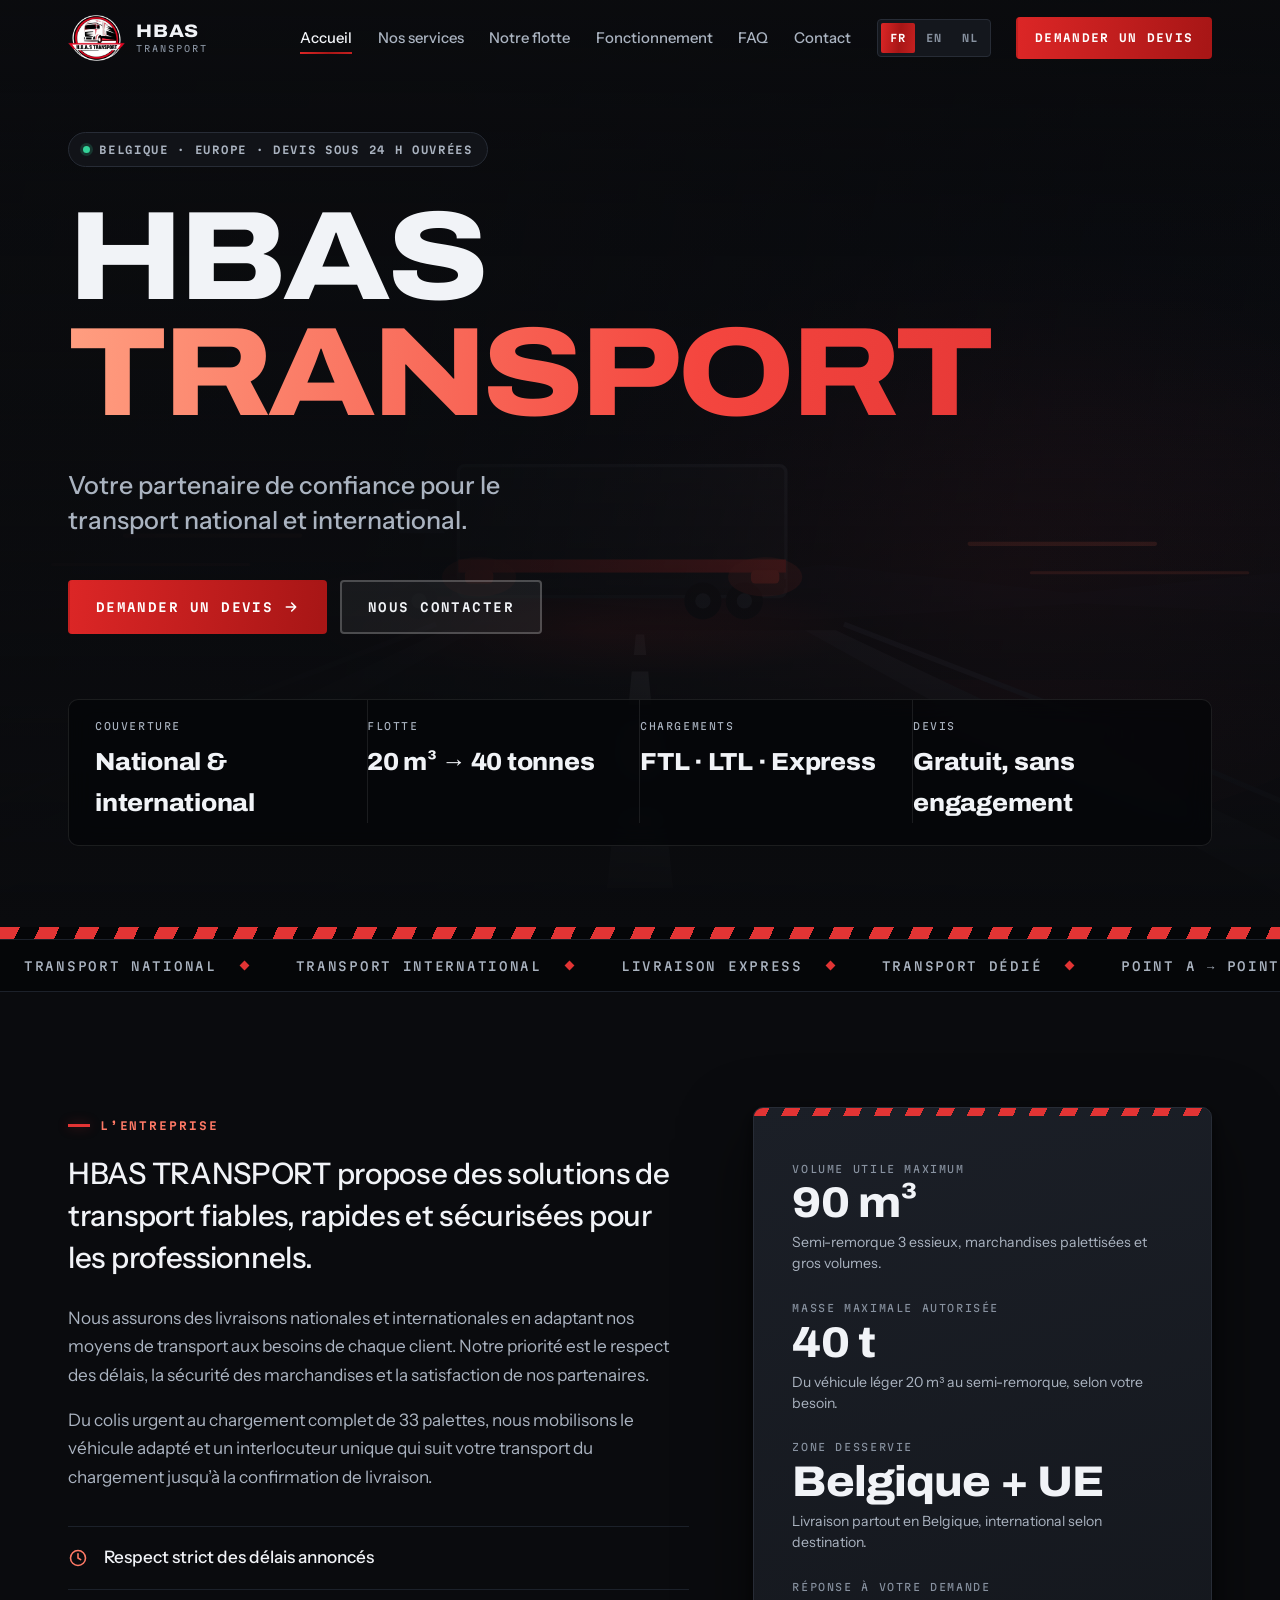
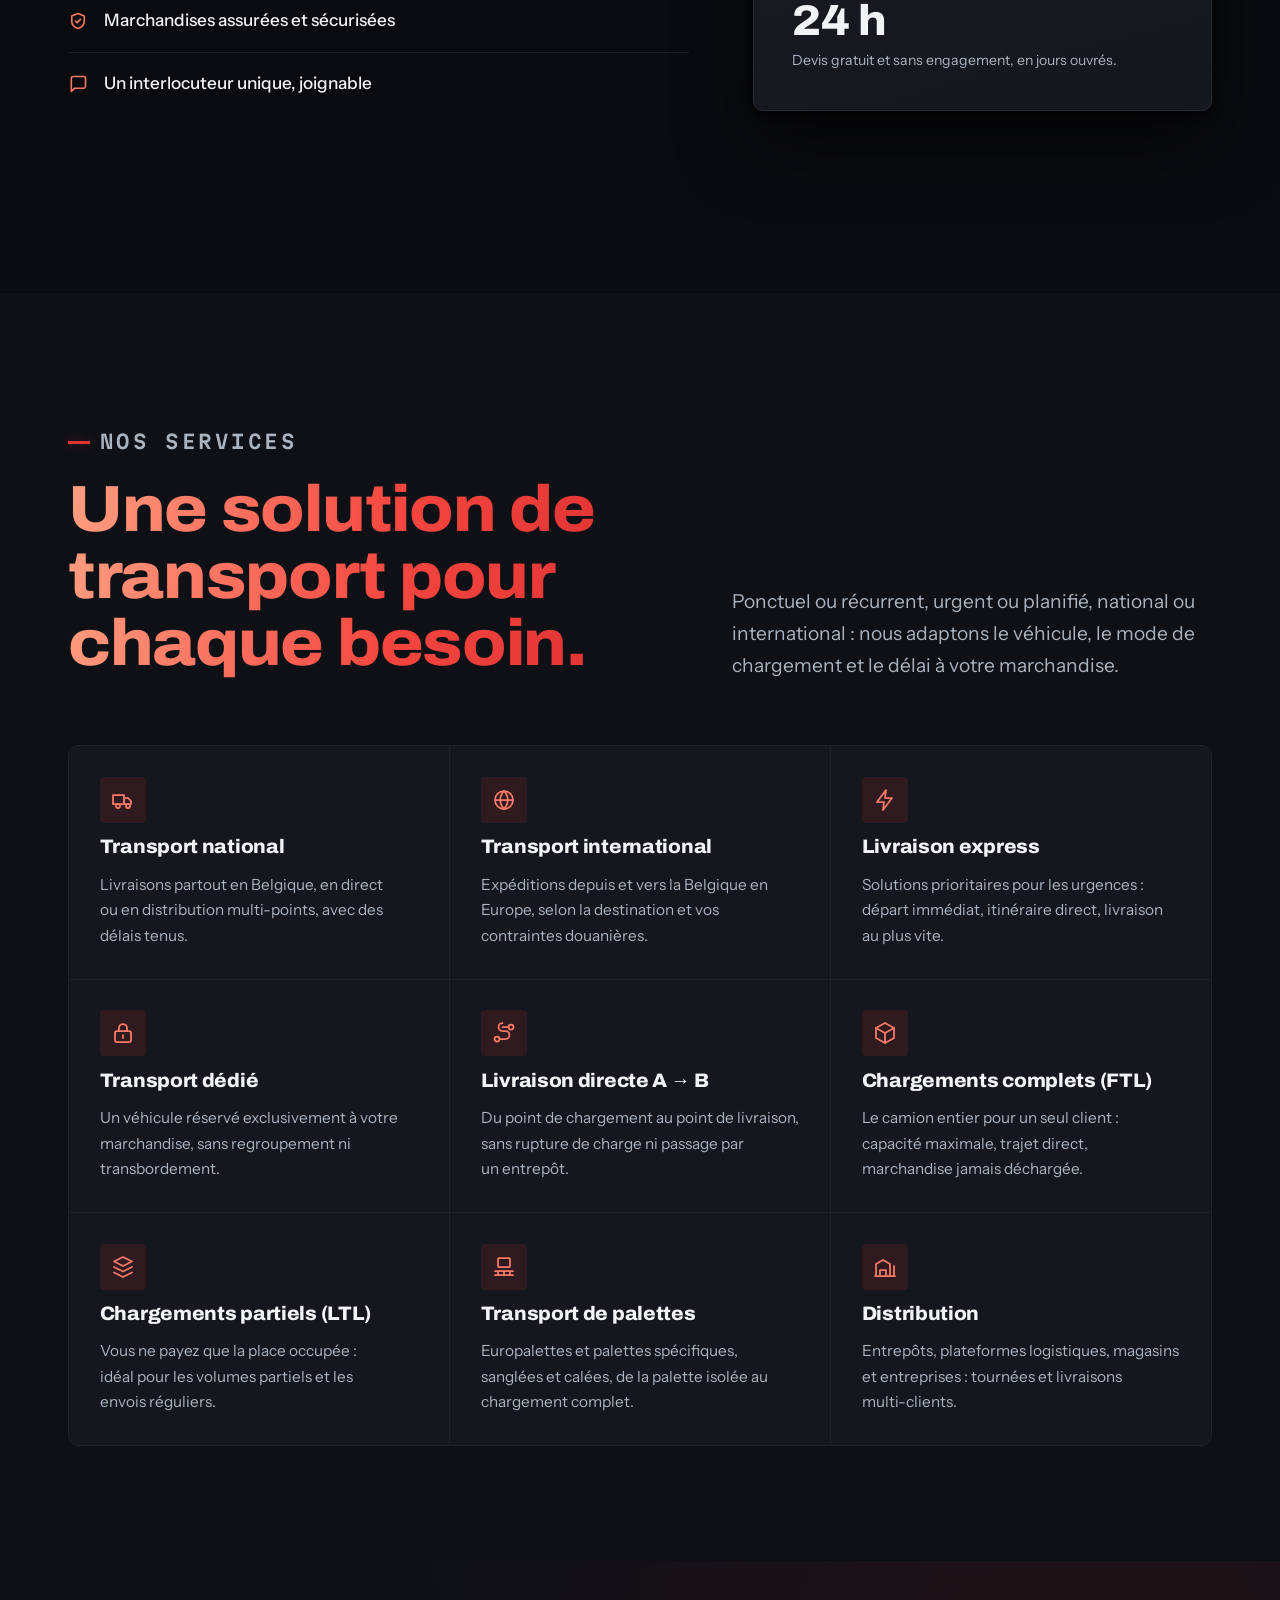
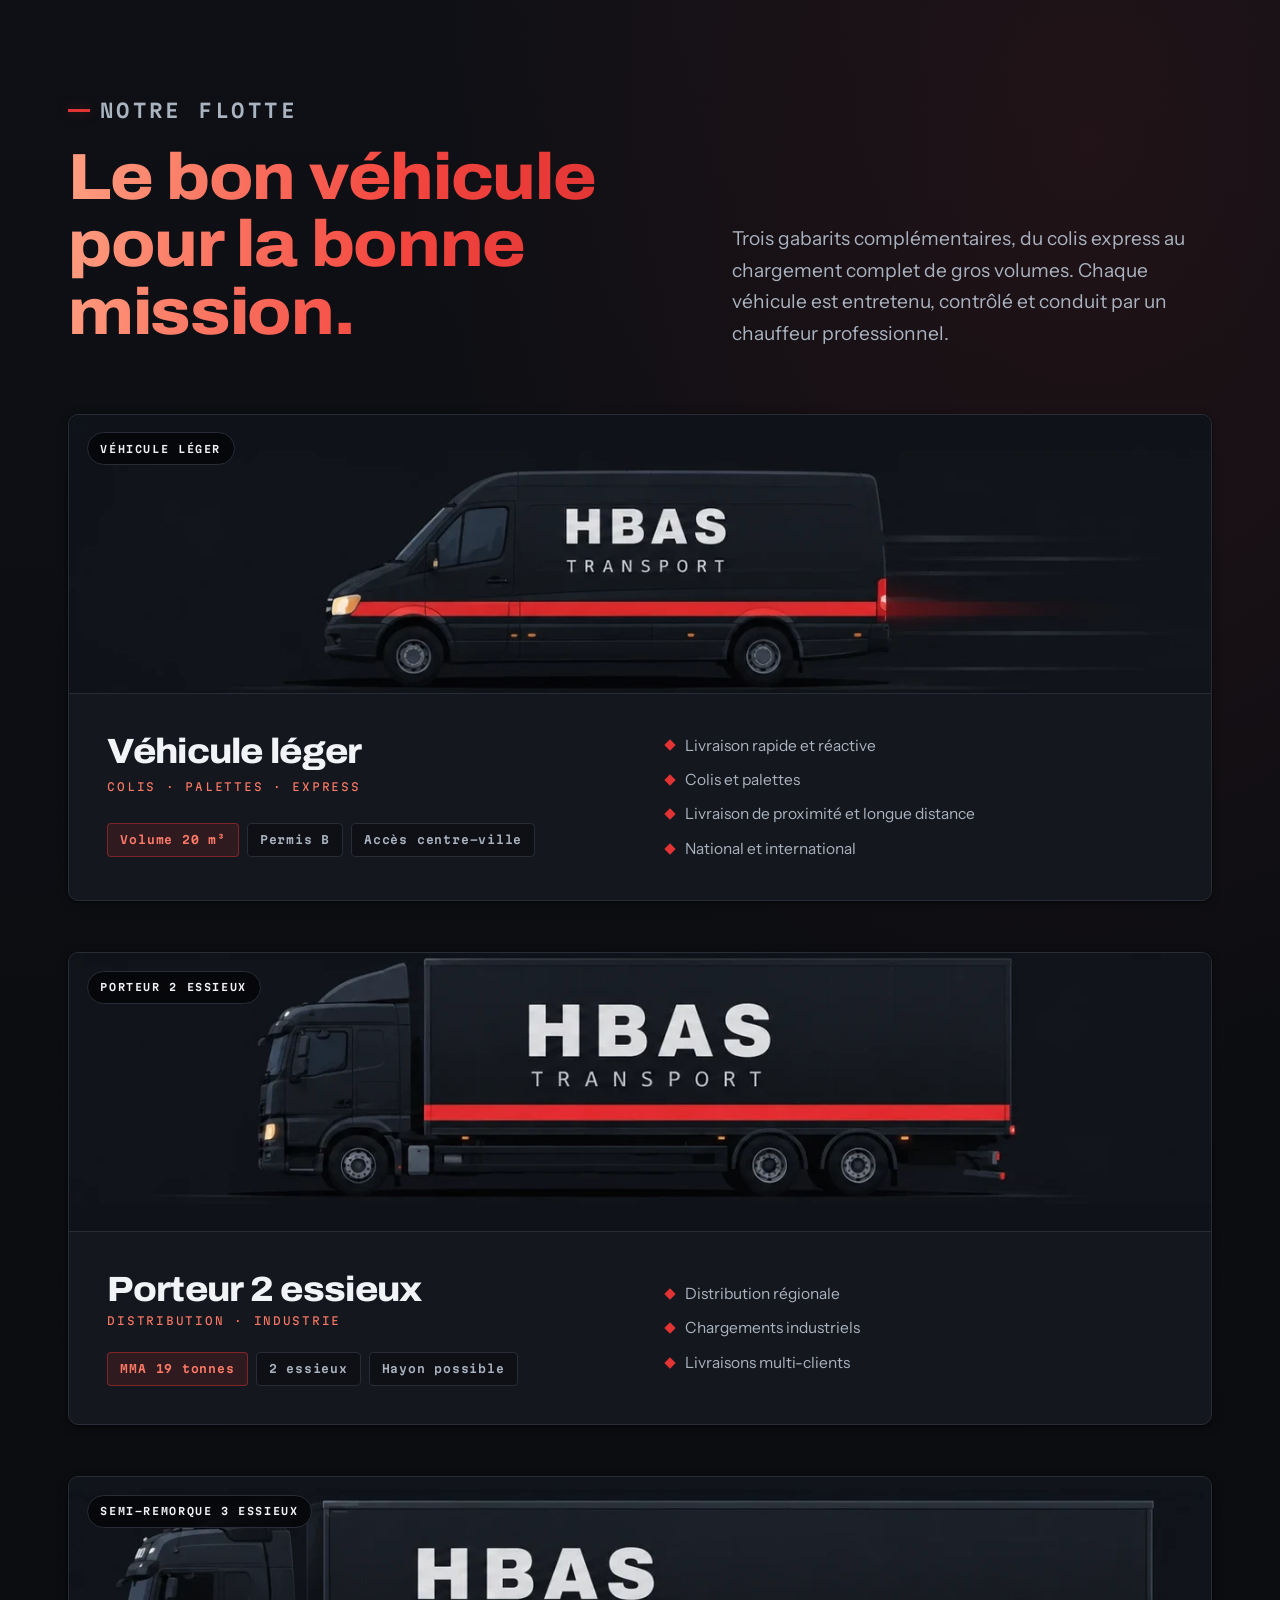
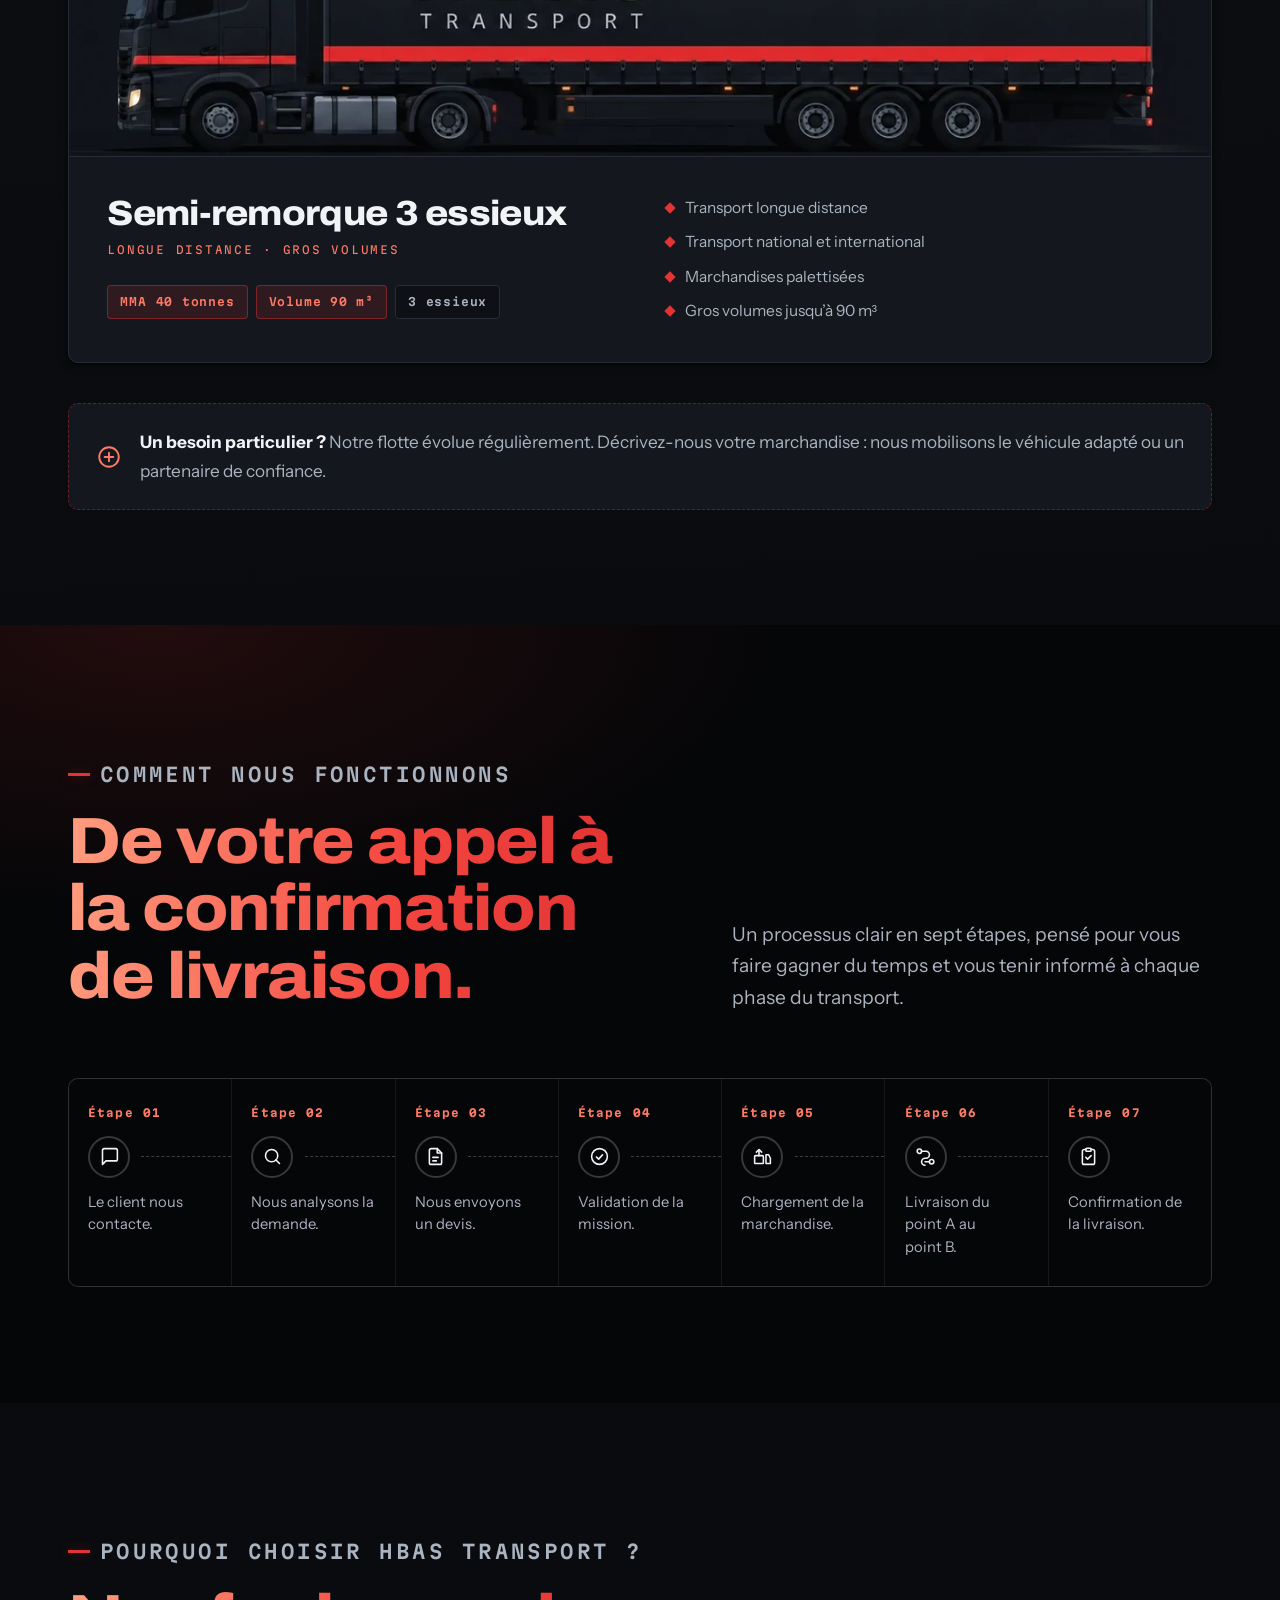
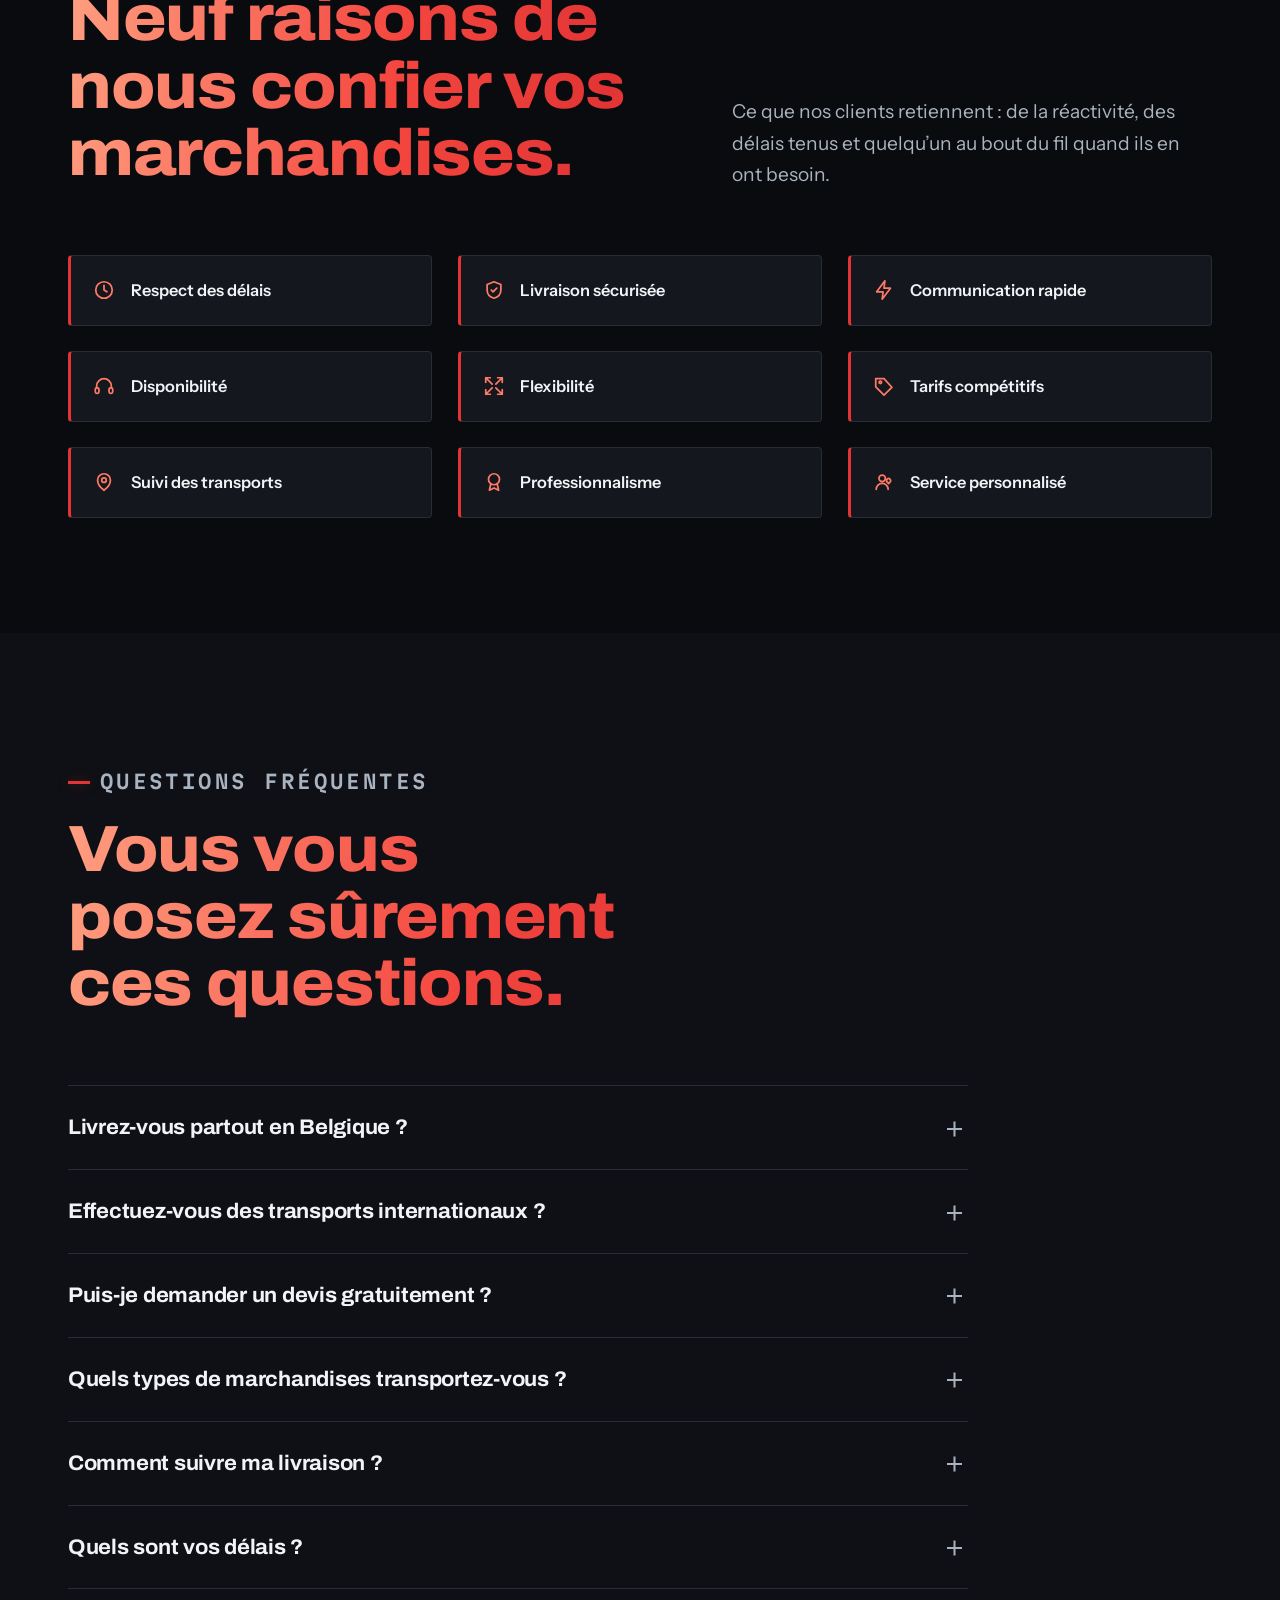
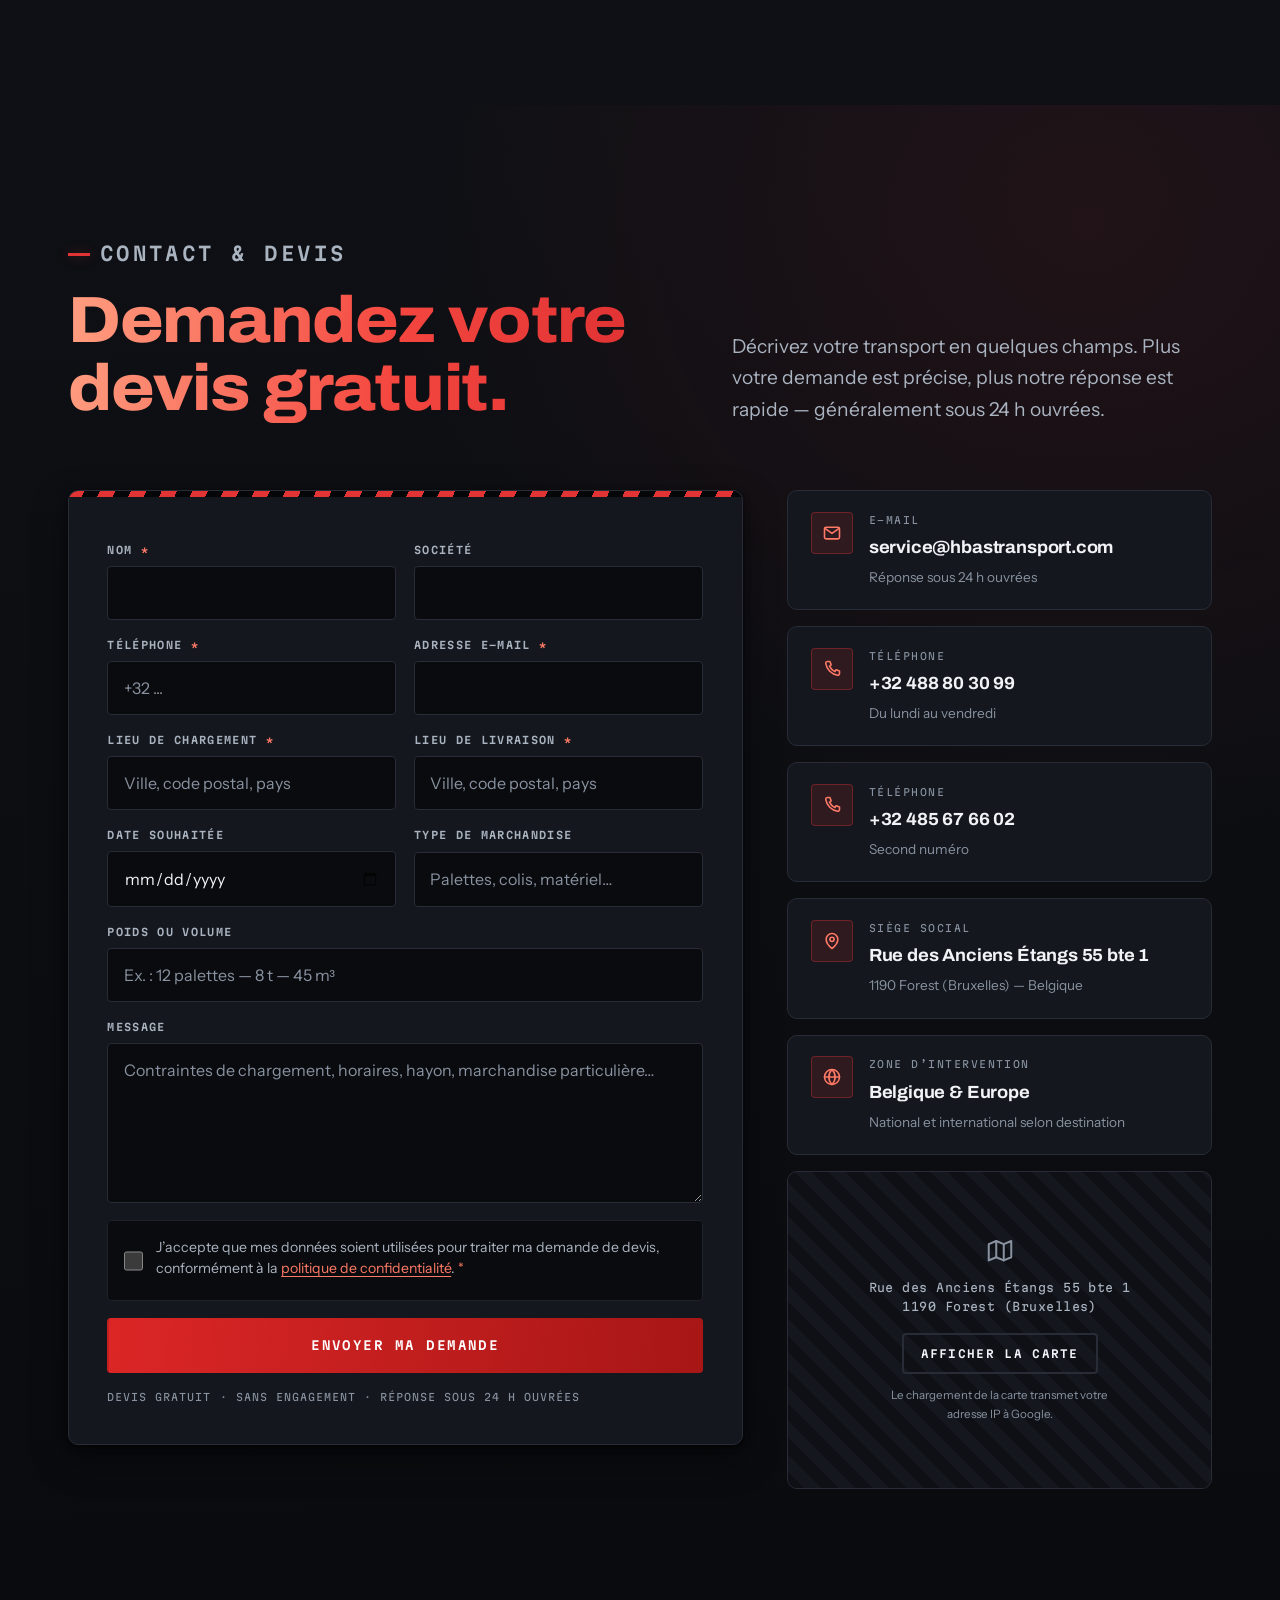
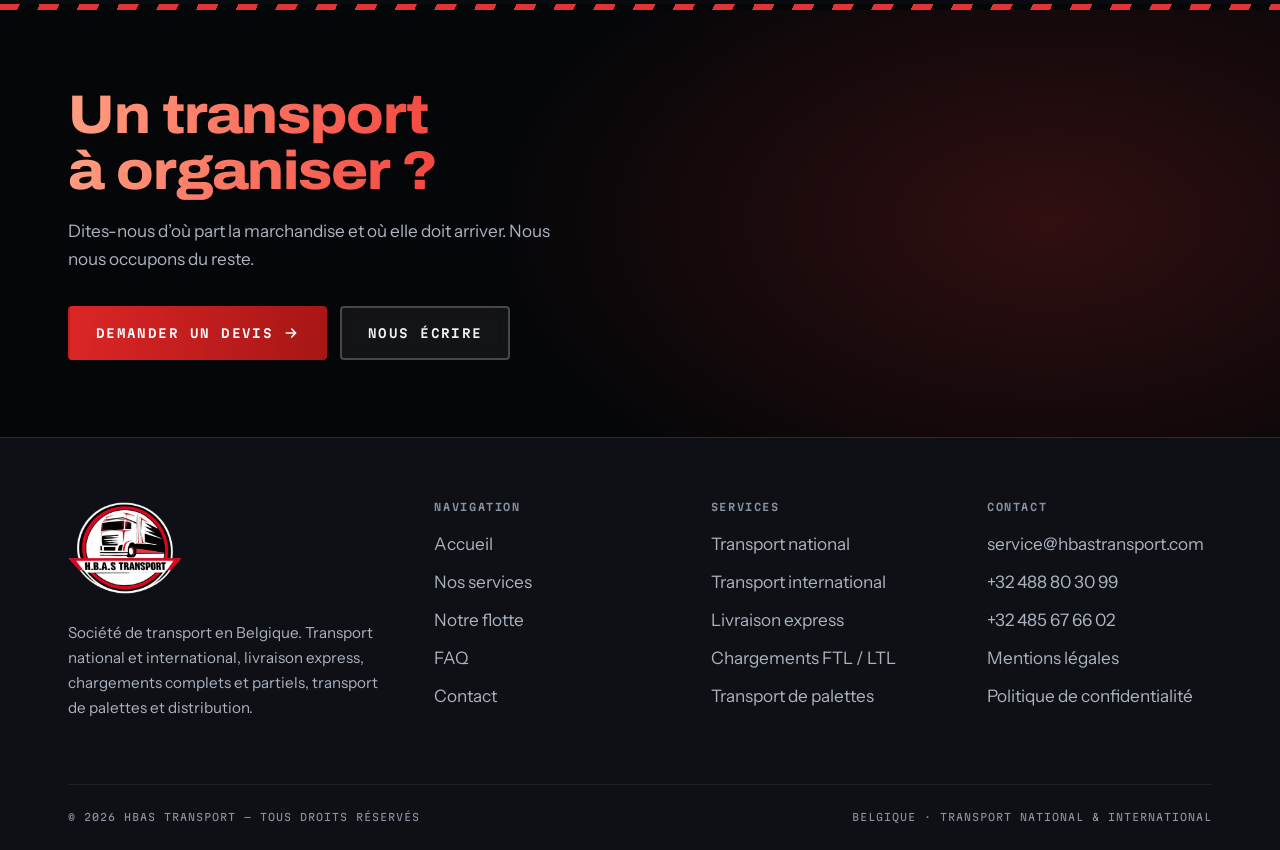
<file: index.html>
<!DOCTYPE html>
<html lang="fr">
<head>
<meta charset="utf-8">
<meta name="viewport" content="width=device-width, initial-scale=1">

<title>HBAS TRANSPORT — Société de transport en Belgique | National &amp; international</title>
<meta name="description" content="HBAS TRANSPORT : société de transport en Belgique. Transport national et international, livraison express, chargements complets (FTL) et partiels (LTL), transport de palettes et livraison directe du point A au point B. Devis gratuit et sans engagement.">
<meta name="keywords" content="transport Belgique, transport national, transport international, transport express, livraison palettes, semi-remorque, porteur 19 tonnes, véhicule utilitaire 20 m3, société de transport, transporteur Belgique, logistique, livraison point A vers point B">
<meta name="author" content="HBAS TRANSPORT">
<meta name="robots" content="index, follow, max-image-preview:large">
<link rel="canonical" href="https://hbastransport.com/">
<link rel="alternate" hreflang="fr" href="https://hbastransport.com/">
<link rel="alternate" hreflang="en" href="https://hbastransport.com/en/">
<link rel="alternate" hreflang="nl" href="https://hbastransport.com/nl/">
<link rel="alternate" hreflang="x-default" href="https://hbastransport.com/">

<!-- Open Graph / réseaux sociaux -->
<meta property="og:type" content="website">
<meta property="og:locale" content="fr_BE">
<meta property="og:site_name" content="HBAS TRANSPORT">
<meta property="og:title" content="HBAS TRANSPORT — Transport national et international">
<meta property="og:description" content="Votre partenaire de confiance pour le transport national et international. Solutions fiables, rapides et sécurisées pour les professionnels. Devis gratuit.">
<meta property="og:url" content="https://hbastransport.com/">
<meta property="og:image" content="https://hbastransport.com/assets/img/og-image.png">
<meta property="og:image:width" content="1200">
<meta property="og:image:height" content="630">
<meta property="og:image:alt" content="HBAS TRANSPORT — transport national et international">
<meta name="twitter:card" content="summary_large_image">
<meta name="twitter:title" content="HBAS TRANSPORT — Transport national et international">
<meta name="twitter:description" content="Votre partenaire de confiance pour le transport national et international. Devis gratuit et sans engagement.">
<meta name="twitter:image" content="https://hbastransport.com/assets/img/og-image.png">
<meta name="theme-color" content="#0A0B0E">

<link rel="icon" href="assets/img/favicon-32.png" sizes="32x32" type="image/png">
<link rel="icon" href="assets/img/favicon-180.png" sizes="180x180" type="image/png">
<link rel="apple-touch-icon" href="assets/img/apple-touch-icon.png">

<!-- Polices -->
<link rel="preload" as="font" type="font/woff2" href="assets/fonts/archivo-latin.woff2" crossorigin>
<link rel="preload" as="font" type="font/woff2" href="assets/fonts/instrument-sans-latin.woff2" crossorigin>
<link rel="stylesheet" href="assets/css/fonts.css">

<link rel="preload" as="image" href="assets/img/hero-poster.svg">
<link rel="stylesheet" href="assets/css/styles.css">
<script src="assets/js/main.js" defer></script>
</head>

<body>
<a class="skip-link" href="#main">Aller au contenu</a>

<!-- =====================================================================
     EN-TÊTE
     ===================================================================== -->
<header class="site-header">
  <div class="shell">
    <a class="brand" href="#accueil" aria-label="HBAS TRANSPORT — retour à l’accueil">
      <picture>
        <source srcset="assets/img/logo.webp" type="image/webp">
        <img class="brand__mark" src="assets/img/logo.png" width="360" height="291"
             alt="" decoding="async">
      </picture>
      <span class="brand__txt">
        <span class="brand__name">HBAS</span>
        <span class="brand__sub">Transport</span>
      </span>
    </a>

    <button class="nav-toggle" type="button" aria-expanded="false" aria-controls="nav" aria-label="Ouvrir le menu">
      <span></span>
    </button>

    <nav class="nav" id="nav" data-open="false" aria-label="Navigation principale">
      <ul class="nav__list">
        <li><a class="nav__link" data-spy href="#accueil">Accueil</a></li>
        <li><a class="nav__link" data-spy href="#services">Nos services</a></li>
        <li><a class="nav__link" data-spy href="#flotte">Notre flotte</a></li>
        <li><a class="nav__link" data-spy href="#processus">Fonctionnement</a></li>
        <li><a class="nav__link" data-spy href="#faq">FAQ</a></li>
        <li><a class="nav__link" data-spy href="#contact">Contact</a></li>
      </ul>
      <div class="lang" role="group" aria-label="Langue du site">
        <a href="/" hreflang="fr" lang="fr" aria-current="true">FR</a>
        <a href="/en/" hreflang="en" lang="en">EN</a>
        <a href="/nl/" hreflang="nl" lang="nl">NL</a>
      </div>
      <a class="btn btn--hi btn--sm" href="#contact">Demander un devis</a>
    </nav>
  </div>
</header>

<main id="main">

<!-- =====================================================================
     HERO
     ===================================================================== -->
<section class="hero" id="accueil">
  <div class="hero__media">
    <!-- VISUEL DU BANDEAU ─────────────────────────────────────────────────
         L'image est une couche à part, TOUJOURS présente derrière la vidéo.
         Elle s'affiche instantanément, reste visible pendant le chargement,
         et prend le relais si la lecture échoue ou si le visiteur a demandé
         de réduire les animations (voir main.js).
         Elle ne peut pas être remplacée par l'attribut `poster` de la vidéo :
         masquer une vidéo illisible masquerait aussi son affiche.
         Pour changer de vidéo : remplacez assets/video/hero-camion.mp4. -->
    <img class="hero__still" src="assets/img/hero-poster.svg" alt=""
         width="1600" height="900" fetchpriority="high" decoding="async">
    <video class="hero__video" autoplay muted loop playsinline preload="metadata"
           aria-hidden="true" tabindex="-1">
      <source src="assets/video/hero-camion.mp4" type="video/mp4">
    </video>
  </div>
  <div class="hero__scrim" aria-hidden="true"></div>

  <div class="shell hero__inner">
    <p class="hero__tag" data-reveal><span class="dot"></span> Belgique · Europe · Devis sous 24 h ouvrées</p>

    <h1 data-reveal style="--d:1">
      HBAS<br>
      <span class="l2 grad">TRANSPORT</span>
    </h1>

    <p class="hero__sub" data-reveal style="--d:2">
      Votre partenaire de confiance pour le transport national et international.
    </p>

    <div class="hero__cta" data-reveal style="--d:3">
      <a class="btn btn--hi" href="#contact">
        Demander un devis
        <svg class="arw" width="16" height="16" viewBox="0 0 24 24" fill="none" stroke="currentColor" stroke-width="2.4" stroke-linecap="round" stroke-linejoin="round" aria-hidden="true"><path d="M5 12h14M13 6l6 6-6 6"/></svg>
      </a>
      <a class="btn btn--light" href="#contact-coordonnees">Nous contacter</a>
    </div>

    <dl class="hero__facts" data-stagger>
      <div data-reveal><dt>Couverture</dt><dd>National &amp; international</dd></div>
      <div data-reveal><dt>Flotte</dt><dd>20 m³ → 40 tonnes</dd></div>
      <div data-reveal><dt>Chargements</dt><dd>FTL · LTL · Express</dd></div>
      <div data-reveal><dt>Devis</dt><dd>Gratuit, sans engagement</dd></div>
    </dl>
  </div>
</section>

<div class="hazard" aria-hidden="true"></div>

<!-- Bandeau défilant -->
<div class="ticker" aria-hidden="true">
  <div class="ticker__track">
    <div class="ticker__group">
      <span>Transport national</span><span>Transport international</span><span>Livraison express</span>
      <span>Transport dédié</span><span>Point A → Point B</span><span>Chargements complets FTL</span>
      <span>Chargements partiels LTL</span><span>Transport de palettes</span><span>Distribution</span>
    </div>
    <div class="ticker__group">
      <span>Transport national</span><span>Transport international</span><span>Livraison express</span>
      <span>Transport dédié</span><span>Point A → Point B</span><span>Chargements complets FTL</span>
      <span>Chargements partiels LTL</span><span>Transport de palettes</span><span>Distribution</span>
    </div>
  </div>
</div>

<!-- =====================================================================
     PRÉSENTATION
     ===================================================================== -->
<section class="section" id="presentation">
  <div class="shell">
    <div class="intro">
      <div data-reveal="left">
        <p class="kicker">L’entreprise</p>
        <p class="intro__lead">
          HBAS TRANSPORT propose des solutions de transport fiables, rapides et sécurisées
          pour les professionnels.
        </p>
        <div class="intro__body">
          <p>
            Nous assurons des livraisons nationales et internationales en adaptant nos moyens
            de transport aux besoins de chaque client. Notre priorité est le respect des délais,
            la sécurité des marchandises et la satisfaction de nos partenaires.
          </p>
          <p>
            Du colis urgent au chargement complet de 33 palettes, nous mobilisons le véhicule
            adapté et un interlocuteur unique qui suit votre transport du chargement jusqu’à
            la confirmation de livraison.
          </p>
        </div>

        <ul class="pillars" data-stagger>
          <li data-reveal>
            <svg viewBox="0 0 24 24" fill="none" stroke="currentColor" stroke-width="1.9" stroke-linecap="round" stroke-linejoin="round" aria-hidden="true"><circle cx="12" cy="12" r="9"/><path d="M12 7v5l3.2 2"/></svg>
            Respect strict des délais annoncés
          </li>
          <li data-reveal>
            <svg viewBox="0 0 24 24" fill="none" stroke="currentColor" stroke-width="1.9" stroke-linecap="round" stroke-linejoin="round" aria-hidden="true"><path d="M12 3l7.5 3v6c0 4.5-3 7.7-7.5 9-4.5-1.3-7.5-4.5-7.5-9V6z"/><path d="M9 12l2 2 4-4"/></svg>
            Marchandises assurées et sécurisées
          </li>
          <li data-reveal>
            <svg viewBox="0 0 24 24" fill="none" stroke="currentColor" stroke-width="1.9" stroke-linecap="round" stroke-linejoin="round" aria-hidden="true"><path d="M21 15a2 2 0 0 1-2 2H8l-4 4V5a2 2 0 0 1 2-2h13a2 2 0 0 1 2 2z"/></svg>
            Un interlocuteur unique, joignable
          </li>
          <li data-reveal>
            <svg viewBox="0 0 24 24" fill="none" stroke="currentColor" stroke-width="1.9" stroke-linecap="round" stroke-linejoin="round" aria-hidden="true"><path d="M3 12h4l3-7 4 14 3-7h4"/></svg>
            Suivi du transport de bout en bout
          </li>
        </ul>
      </div>

      <aside class="stats" data-reveal="right">
        <dl>
          <div>
            <dt>Volume utile maximum</dt>
            <dd>90 m³<small>Semi-remorque 3 essieux, marchandises palettisées et gros volumes.</small></dd>
          </div>
          <div>
            <dt>Masse maximale autorisée</dt>
            <dd>40 t<small>Du véhicule léger 20 m³ au semi-remorque, selon votre besoin.</small></dd>
          </div>
          <div>
            <dt>Zone desservie</dt>
            <dd>Belgique + UE<small>Livraison partout en Belgique, international selon destination.</small></dd>
          </div>
          <div>
            <dt>Réponse à votre demande</dt>
            <dd>24 h<small>Devis gratuit et sans engagement, en jours ouvrés.</small></dd>
          </div>
        </dl>
      </aside>
    </div>
  </div>
</section>

<!-- =====================================================================
     SERVICES
     ===================================================================== -->
<section class="section section--paper2" id="services">
  <div class="shell">
    <div class="s-head s-head--split">
      <div data-reveal>
        <p class="kicker">Nos services</p>
        <h2 class="grad">Une solution de transport pour chaque besoin.</h2>
      </div>
      <p data-reveal style="--d:1">
        Ponctuel ou récurrent, urgent ou planifié, national ou international : nous adaptons
        le véhicule, le mode de chargement et le délai à votre marchandise.
      </p>
    </div>

    <div class="svc-grid" data-stagger>

      <article class="svc" data-reveal>
        <span class="svc__ico"><svg viewBox="0 0 24 24" fill="none" stroke="currentColor" stroke-width="1.75" stroke-linecap="round" stroke-linejoin="round" aria-hidden="true"><path d="M2 7h11v9H2z"/><path d="M13 10h4l3 3.2V16h-7z"/><circle cx="7" cy="18" r="2"/><circle cx="17" cy="18" r="2"/></svg></span>
        <h3>Transport national</h3>
        <p>Livraisons partout en Belgique, en direct ou en distribution multi-points, avec des délais tenus.</p>
      </article>

      <article class="svc" data-reveal>
        <span class="svc__ico"><svg viewBox="0 0 24 24" fill="none" stroke="currentColor" stroke-width="1.75" stroke-linecap="round" stroke-linejoin="round" aria-hidden="true"><circle cx="12" cy="12" r="9"/><path d="M3 12h18M12 3c2.5 2.6 3.8 5.7 3.8 9S14.5 18.4 12 21c-2.5-2.6-3.8-5.7-3.8-9S9.5 5.6 12 3z"/></svg></span>
        <h3>Transport international</h3>
        <p>Expéditions depuis et vers la Belgique en Europe, selon la destination et vos contraintes douanières.</p>
      </article>

      <article class="svc" data-reveal>
        <span class="svc__ico"><svg viewBox="0 0 24 24" fill="none" stroke="currentColor" stroke-width="1.75" stroke-linecap="round" stroke-linejoin="round" aria-hidden="true"><path d="M13 2 4 14h7l-1 8 9-12h-7z"/></svg></span>
        <h3>Livraison express</h3>
        <p>Solutions prioritaires pour les urgences : départ immédiat, itinéraire direct, livraison au plus vite.</p>
      </article>

      <article class="svc" data-reveal>
        <span class="svc__ico"><svg viewBox="0 0 24 24" fill="none" stroke="currentColor" stroke-width="1.75" stroke-linecap="round" stroke-linejoin="round" aria-hidden="true"><rect x="4" y="10" width="16" height="11" rx="2"/><path d="M8 10V7a4 4 0 0 1 8 0v3"/><path d="M12 14v3"/></svg></span>
        <h3>Transport dédié</h3>
        <p>Un véhicule réservé exclusivement à votre marchandise, sans regroupement ni transbordement.</p>
      </article>

      <article class="svc" data-reveal>
        <span class="svc__ico"><svg viewBox="0 0 24 24" fill="none" stroke="currentColor" stroke-width="1.75" stroke-linecap="round" stroke-linejoin="round" aria-hidden="true"><circle cx="5" cy="18" r="2.5"/><circle cx="19" cy="6" r="2.5"/><path d="M7.5 18h6a4 4 0 0 0 0-8h-3a4 4 0 0 1 0-8"/><path d="M16.5 6h-6"/></svg></span>
        <h3>Livraison directe A → B</h3>
        <p>Du point de chargement au point de livraison, sans rupture de charge ni passage par un entrepôt.</p>
      </article>

      <article class="svc" data-reveal>
        <span class="svc__ico"><svg viewBox="0 0 24 24" fill="none" stroke="currentColor" stroke-width="1.75" stroke-linecap="round" stroke-linejoin="round" aria-hidden="true"><path d="m12 2 9 5v10l-9 5-9-5V7z"/><path d="m3 7 9 5 9-5M12 12v10"/></svg></span>
        <h3>Chargements complets (FTL)</h3>
        <p>Le camion entier pour un seul client : capacité maximale, trajet direct, marchandise jamais déchargée.</p>
      </article>

      <article class="svc" data-reveal>
        <span class="svc__ico"><svg viewBox="0 0 24 24" fill="none" stroke="currentColor" stroke-width="1.75" stroke-linecap="round" stroke-linejoin="round" aria-hidden="true"><path d="m12 2 9 4.5-9 4.5-9-4.5z"/><path d="m3 12 9 4.5 9-4.5M3 17.5 12 22l9-4.5"/></svg></span>
        <h3>Chargements partiels (LTL)</h3>
        <p>Vous ne payez que la place occupée : idéal pour les volumes partiels et les envois réguliers.</p>
      </article>

      <article class="svc" data-reveal>
        <span class="svc__ico"><svg viewBox="0 0 24 24" fill="none" stroke="currentColor" stroke-width="1.75" stroke-linecap="round" stroke-linejoin="round" aria-hidden="true"><rect x="6" y="3" width="12" height="9" rx="1"/><path d="M3 16h18M3 20h18M6 16v4M12 16v4M18 16v4"/></svg></span>
        <h3>Transport de palettes</h3>
        <p>Europalettes et palettes spécifiques, sanglées et calées, de la palette isolée au chargement complet.</p>
      </article>

      <article class="svc" data-reveal>
        <span class="svc__ico"><svg viewBox="0 0 24 24" fill="none" stroke="currentColor" stroke-width="1.75" stroke-linecap="round" stroke-linejoin="round" aria-hidden="true"><path d="M3 21V9l7-4 7 4v12"/><path d="M21 21V11M7 21v-6h6v6"/><path d="M2 21h20"/></svg></span>
        <h3>Distribution</h3>
        <p>Entrepôts, plateformes logistiques, magasins et entreprises : tournées et livraisons multi-clients.</p>
      </article>

    </div>
  </div>
</section>

<!-- =====================================================================
     FLOTTE
     ===================================================================== -->
<section class="section section--cool" id="flotte">
  <div class="shell">
    <div class="s-head s-head--split">
      <div data-reveal>
        <p class="kicker">Notre flotte</p>
        <h2 class="grad">Le bon véhicule pour la bonne mission.</h2>
      </div>
      <p data-reveal style="--d:1">
        Trois gabarits complémentaires, du colis express au chargement complet de gros volumes.
        Chaque véhicule est entretenu, contrôlé et conduit par un chauffeur professionnel.
      </p>
    </div>

    <div class="fleet">

      <article class="rig" data-reveal="zoom">
        <div class="rig__media">
          <span class="rig__badge">Véhicule léger</span>
          <picture>
            <source srcset="assets/img/vehicule-leger.webp" type="image/webp">
            <img src="assets/img/vehicule-leger.jpg" width="1255" height="307"
                 loading="lazy" decoding="async"
                 alt="Utilitaire léger 20 m³ aux couleurs de HBAS TRANSPORT, vu de profil, pour la livraison de colis et de palettes">
          </picture>
        </div>
        <div class="rig__body">
          <h3>Véhicule léger</h3>
          <p class="rig__tag">Colis · Palettes · Express</p>
          <div class="rig__specs">
            <span class="is-key">Volume 20 m³</span>
            <span>Permis B</span>
            <span>Accès centre-ville</span>
          </div>
          <ul>
            <li>Livraison rapide et réactive</li>
            <li>Colis et palettes</li>
            <li>Livraison de proximité et longue distance</li>
            <li>National et international</li>
          </ul>
        </div>
      </article>

      <article class="rig" data-reveal="zoom">
        <div class="rig__media">
          <span class="rig__badge">Porteur 2 essieux</span>
          <picture>
            <source srcset="assets/img/porteur-19t.webp" type="image/webp">
            <img src="assets/img/porteur-19t.jpg" width="1255" height="307"
                 loading="lazy" decoding="async"
                 alt="Porteur 2 essieux 19 tonnes aux couleurs de HBAS TRANSPORT, vu de profil, pour la distribution régionale">
          </picture>
        </div>
        <div class="rig__body">
          <h3>Porteur 2 essieux</h3>
          <p class="rig__tag">Distribution · Industrie</p>
          <div class="rig__specs">
            <span class="is-key">MMA 19 tonnes</span>
            <span>2 essieux</span>
            <span>Hayon possible</span>
          </div>
          <ul>
            <li>Distribution régionale</li>
            <li>Chargements industriels</li>
            <li>Livraisons multi-clients</li>
          </ul>
        </div>
      </article>

      <article class="rig" data-reveal="zoom">
        <div class="rig__media">
          <span class="rig__badge">Semi-remorque 3 essieux</span>
          <picture>
            <source srcset="assets/img/semi-40t.webp" type="image/webp">
            <img src="assets/img/semi-40t.jpg" width="1255" height="307"
                 loading="lazy" decoding="async"
                 alt="Semi-remorque 3 essieux 40 tonnes aux couleurs de HBAS TRANSPORT, vu de profil, pour le transport longue distance">
          </picture>
        </div>
        <div class="rig__body">
          <h3>Semi-remorque 3 essieux</h3>
          <p class="rig__tag">Longue distance · Gros volumes</p>
          <div class="rig__specs">
            <span class="is-key">MMA 40 tonnes</span>
            <span class="is-key">Volume 90 m³</span>
            <span>3 essieux</span>
          </div>
          <ul>
            <li>Transport longue distance</li>
            <li>Transport national et international</li>
            <li>Marchandises palettisées</li>
            <li>Gros volumes jusqu’à 90 m³</li>
          </ul>
        </div>
      </article>

    </div>

    <p class="fleet__note" data-reveal>
      <svg viewBox="0 0 24 24" fill="none" stroke="currentColor" stroke-width="1.75" stroke-linecap="round" stroke-linejoin="round" aria-hidden="true"><circle cx="12" cy="12" r="9"/><path d="M12 8v8M8 12h8"/></svg>
      <span>
        <strong>Un besoin particulier ?</strong> Notre flotte évolue régulièrement.
        Décrivez-nous votre marchandise : nous mobilisons le véhicule adapté ou un partenaire de confiance.
      </span>
    </p>
  </div>
</section>

<!-- =====================================================================
     FONCTIONNEMENT — 7 ÉTAPES
     ===================================================================== -->
<section class="section section--ink" id="processus">
  <div class="shell">
    <div class="s-head s-head--split">
      <div data-reveal>
        <p class="kicker">Comment nous fonctionnons</p>
        <h2 class="grad">De votre appel à la confirmation de livraison.</h2>
      </div>
      <p data-reveal style="--d:1">
        Un processus clair en sept étapes, pensé pour vous faire gagner du temps
        et vous tenir informé à chaque phase du transport.
      </p>
    </div>

    <div class="steps" data-stagger>

      <article class="step" data-reveal>
        <span class="step__n">Étape 01</span>
        <span class="step__row"><span class="step__ico"><svg viewBox="0 0 24 24" fill="none" stroke="currentColor" stroke-width="1.8" stroke-linecap="round" stroke-linejoin="round" aria-hidden="true"><path d="M21 15a2 2 0 0 1-2 2H8l-4 4V5a2 2 0 0 1 2-2h13a2 2 0 0 1 2 2z"/></svg></span><i class="step__line" aria-hidden="true"></i></span>
        <p>Le client nous contacte.</p>
      </article>

      <article class="step" data-reveal>
        <span class="step__n">Étape 02</span>
        <span class="step__row"><span class="step__ico"><svg viewBox="0 0 24 24" fill="none" stroke="currentColor" stroke-width="1.8" stroke-linecap="round" stroke-linejoin="round" aria-hidden="true"><circle cx="11" cy="11" r="7"/><path d="m20 20-4.3-4.3"/></svg></span><i class="step__line" aria-hidden="true"></i></span>
        <p>Nous analysons la demande.</p>
      </article>

      <article class="step" data-reveal>
        <span class="step__n">Étape 03</span>
        <span class="step__row"><span class="step__ico"><svg viewBox="0 0 24 24" fill="none" stroke="currentColor" stroke-width="1.8" stroke-linecap="round" stroke-linejoin="round" aria-hidden="true"><path d="M14 3H7a2 2 0 0 0-2 2v14a2 2 0 0 0 2 2h10a2 2 0 0 0 2-2V8z"/><path d="M14 3v5h5M9 13h6M9 17h4"/></svg></span><i class="step__line" aria-hidden="true"></i></span>
        <p>Nous envoyons un devis.</p>
      </article>

      <article class="step" data-reveal>
        <span class="step__n">Étape 04</span>
        <span class="step__row"><span class="step__ico"><svg viewBox="0 0 24 24" fill="none" stroke="currentColor" stroke-width="1.8" stroke-linecap="round" stroke-linejoin="round" aria-hidden="true"><circle cx="12" cy="12" r="9"/><path d="m8.5 12.5 2.5 2.5 4.5-5"/></svg></span><i class="step__line" aria-hidden="true"></i></span>
        <p>Validation de la mission.</p>
      </article>

      <article class="step" data-reveal>
        <span class="step__n">Étape 05</span>
        <span class="step__row"><span class="step__ico"><svg viewBox="0 0 24 24" fill="none" stroke="currentColor" stroke-width="1.8" stroke-linecap="round" stroke-linejoin="round" aria-hidden="true"><rect x="3" y="11" width="10" height="9" rx="1"/><path d="M8 11V4M5 7l3-3 3 3"/><path d="M16 20h5v-6l-2-4h-3z"/></svg></span><i class="step__line" aria-hidden="true"></i></span>
        <p>Chargement de la marchandise.</p>
      </article>

      <article class="step" data-reveal>
        <span class="step__n">Étape 06</span>
        <span class="step__row"><span class="step__ico"><svg viewBox="0 0 24 24" fill="none" stroke="currentColor" stroke-width="1.8" stroke-linecap="round" stroke-linejoin="round" aria-hidden="true"><circle cx="5" cy="6" r="2.5"/><circle cx="19" cy="18" r="2.5"/><path d="M7.5 6h5a4 4 0 0 1 0 8h-1a4 4 0 0 0 0 8"/><path d="M16.5 18h-5"/></svg></span><i class="step__line" aria-hidden="true"></i></span>
        <p>Livraison du point A au point B.</p>
      </article>

      <article class="step" data-reveal>
        <span class="step__n">Étape 07</span>
        <span class="step__row"><span class="step__ico"><svg viewBox="0 0 24 24" fill="none" stroke="currentColor" stroke-width="1.8" stroke-linecap="round" stroke-linejoin="round" aria-hidden="true"><path d="M9 4H7a2 2 0 0 0-2 2v13a2 2 0 0 0 2 2h10a2 2 0 0 0 2-2V6a2 2 0 0 0-2-2h-2"/><rect x="9" y="2.5" width="6" height="3.5" rx="1"/><path d="m9 13 2 2 4-4"/></svg></span><i class="step__line" aria-hidden="true"></i></span>
        <p>Confirmation de la livraison.</p>
      </article>

    </div>
  </div>
</section>

<!-- =====================================================================
     POURQUOI NOUS CHOISIR
     ===================================================================== -->
<section class="section" id="atouts">
  <div class="shell">
    <div class="s-head s-head--split">
      <div data-reveal>
        <p class="kicker">Pourquoi choisir HBAS&nbsp;TRANSPORT&nbsp;?</p>
        <h2 class="grad">Neuf raisons de nous confier vos marchandises.</h2>
      </div>
      <p data-reveal style="--d:1">
        Ce que nos clients retiennent : de la réactivité, des délais tenus et
        quelqu’un au bout du fil quand ils en ont besoin.
      </p>
    </div>

    <div class="why-grid" data-stagger>
      <div class="why" data-reveal><svg viewBox="0 0 24 24" fill="none" stroke="currentColor" stroke-width="1.9" stroke-linecap="round" stroke-linejoin="round" aria-hidden="true"><circle cx="12" cy="12" r="9"/><path d="M12 7v5l3.2 2"/></svg> Respect des délais</div>
      <div class="why" data-reveal><svg viewBox="0 0 24 24" fill="none" stroke="currentColor" stroke-width="1.9" stroke-linecap="round" stroke-linejoin="round" aria-hidden="true"><path d="M12 3l7.5 3v6c0 4.5-3 7.7-7.5 9-4.5-1.3-7.5-4.5-7.5-9V6z"/><path d="M9 12l2 2 4-4"/></svg> Livraison sécurisée</div>
      <div class="why" data-reveal><svg viewBox="0 0 24 24" fill="none" stroke="currentColor" stroke-width="1.9" stroke-linecap="round" stroke-linejoin="round" aria-hidden="true"><path d="m13 2-9 12h7l-1 8 9-12h-7z"/></svg> Communication rapide</div>
      <div class="why" data-reveal><svg viewBox="0 0 24 24" fill="none" stroke="currentColor" stroke-width="1.9" stroke-linecap="round" stroke-linejoin="round" aria-hidden="true"><path d="M4 14v-2a8 8 0 0 1 16 0v2"/><rect x="2.5" y="14" width="4" height="6" rx="1.6"/><rect x="17.5" y="14" width="4" height="6" rx="1.6"/></svg> Disponibilité</div>
      <div class="why" data-reveal><svg viewBox="0 0 24 24" fill="none" stroke="currentColor" stroke-width="1.9" stroke-linecap="round" stroke-linejoin="round" aria-hidden="true"><path d="M16 3h5v5M21 3l-7 7M8 21H3v-5M3 21l7-7M16 21h5v-5M21 21l-7-7M8 3H3v5M3 3l7 7"/></svg> Flexibilité</div>
      <div class="why" data-reveal><svg viewBox="0 0 24 24" fill="none" stroke="currentColor" stroke-width="1.9" stroke-linecap="round" stroke-linejoin="round" aria-hidden="true"><path d="M20.6 13.4 12 22l-9-9V4h9z"/><circle cx="8" cy="8" r="1.4"/></svg> Tarifs compétitifs</div>
      <div class="why" data-reveal><svg viewBox="0 0 24 24" fill="none" stroke="currentColor" stroke-width="1.9" stroke-linecap="round" stroke-linejoin="round" aria-hidden="true"><path d="M12 21s7-5.2 7-11a7 7 0 1 0-14 0c0 5.8 7 11 7 11z"/><circle cx="12" cy="10" r="2.5"/></svg> Suivi des transports</div>
      <div class="why" data-reveal><svg viewBox="0 0 24 24" fill="none" stroke="currentColor" stroke-width="1.9" stroke-linecap="round" stroke-linejoin="round" aria-hidden="true"><circle cx="12" cy="9" r="6"/><path d="m8.5 14-1.5 7 5-2.5 5 2.5-1.5-7"/></svg> Professionnalisme</div>
      <div class="why" data-reveal><svg viewBox="0 0 24 24" fill="none" stroke="currentColor" stroke-width="1.9" stroke-linecap="round" stroke-linejoin="round" aria-hidden="true"><circle cx="10" cy="8" r="3.5"/><path d="M3.5 20a6.5 6.5 0 0 1 13 0"/><path d="M18.5 8.8c1 1 1 2.4 0 3.4l-1.5 1.5-1.5-1.5c-1-1-1-2.4 0-3.4s2 -1 3 0z"/></svg> Service personnalisé</div>
    </div>
  </div>
</section>

<!-- =====================================================================
     FAQ
     ===================================================================== -->
<section class="section section--paper2" id="faq">
  <div class="shell">
    <div class="s-head" data-reveal>
      <p class="kicker">Questions fréquentes</p>
      <h2 class="grad">Vous vous posez sûrement ces questions.</h2>
    </div>

    <div class="faq" data-stagger>

      <details data-reveal>
        <summary>Livrez-vous partout en Belgique&nbsp;?</summary>
        <div class="faq__a"><p>Oui. Nous livrons partout en Belgique, en Flandre, en Wallonie et à Bruxelles.</p></div>
      </details>

      <details data-reveal>
        <summary>Effectuez-vous des transports internationaux&nbsp;?</summary>
        <div class="faq__a"><p>Oui, selon la destination. Contactez-nous avec le lieu de chargement et de livraison : nous vous confirmons rapidement la faisabilité et le délai.</p></div>
      </details>

      <details data-reveal>
        <summary>Puis-je demander un devis gratuitement&nbsp;?</summary>
        <div class="faq__a"><p>Oui, le devis est gratuit et sans engagement. Remplissez le formulaire ou appelez-nous : nous revenons vers vous avec une proposition claire.</p></div>
      </details>

      <details data-reveal>
        <summary>Quels types de marchandises transportez-vous&nbsp;?</summary>
        <div class="faq__a"><p>Palettes, marchandises générales, colis, matériel industriel et autres marchandises autorisées.</p></div>
      </details>

      <details data-reveal>
        <summary>Comment suivre ma livraison&nbsp;?</summary>
        <div class="faq__a"><p>Nous informons nos clients de l’avancement du transport, du chargement jusqu’à la confirmation de livraison.</p></div>
      </details>

      <details data-reveal>
        <summary>Quels sont vos délais&nbsp;?</summary>
        <div class="faq__a"><p>Ils dépendent de la destination et de l’urgence de la demande. Pour les besoins urgents, notre service express permet un départ dans les meilleurs délais.</p></div>
      </details>

    </div>
  </div>
</section>

<!-- =====================================================================
     CONTACT
     ===================================================================== -->
<section class="section section--cool" id="contact">
  <div class="shell">
    <div class="s-head s-head--split">
      <div data-reveal>
        <p class="kicker">Contact &amp; devis</p>
        <h2 class="grad">Demandez votre devis gratuit.</h2>
      </div>
      <p data-reveal style="--d:1">
        Décrivez votre transport en quelques champs. Plus votre demande est précise,
        plus notre réponse est rapide — généralement sous 24 h ouvrées.
      </p>
    </div>

    <div class="contact-grid">

      <!-- Formulaire -->
      <div class="form-card" data-reveal="left">
        <form id="devis-form" novalidate>
          <div class="form-grid">

            <div class="field">
              <label for="nom">Nom <span class="req" aria-hidden="true">*</span></label>
              <input type="text" id="nom" name="nom" autocomplete="name" required>
              <span class="err"></span>
            </div>

            <div class="field">
              <label for="societe">Société</label>
              <input type="text" id="societe" name="societe" autocomplete="organization">
              <span class="err"></span>
            </div>

            <div class="field">
              <label for="telephone">Téléphone <span class="req" aria-hidden="true">*</span></label>
              <input type="tel" id="telephone" name="telephone" autocomplete="tel" placeholder="+32 ..." required>
              <span class="err"></span>
            </div>

            <div class="field">
              <label for="email">Adresse e-mail <span class="req" aria-hidden="true">*</span></label>
              <input type="email" id="email" name="email" autocomplete="email" required>
              <span class="err"></span>
            </div>

            <div class="field">
              <label for="chargement">Lieu de chargement <span class="req" aria-hidden="true">*</span></label>
              <input type="text" id="chargement" name="chargement" placeholder="Ville, code postal, pays" required>
              <span class="err"></span>
            </div>

            <div class="field">
              <label for="livraison">Lieu de livraison <span class="req" aria-hidden="true">*</span></label>
              <input type="text" id="livraison" name="livraison" placeholder="Ville, code postal, pays" required>
              <span class="err"></span>
            </div>

            <div class="field">
              <label for="date">Date souhaitée</label>
              <input type="date" id="date" name="date">
              <span class="err"></span>
            </div>

            <div class="field">
              <label for="marchandise">Type de marchandise</label>
              <input type="text" id="marchandise" name="marchandise" placeholder="Palettes, colis, matériel…">
              <span class="err"></span>
            </div>

            <div class="field field--full">
              <label for="poids">Poids ou volume</label>
              <input type="text" id="poids" name="poids" placeholder="Ex. : 12 palettes — 8 t — 45 m³">
              <span class="err"></span>
            </div>

            <div class="field field--full">
              <label for="message">Message</label>
              <textarea id="message" name="message" rows="5" placeholder="Contraintes de chargement, horaires, hayon, marchandise particulière…"></textarea>
              <span class="err"></span>
            </div>

            <!-- Anti-spam : champ invisible, doit rester vide -->
            <div class="hp" aria-hidden="true">
              <label for="website">Ne pas remplir</label>
              <input type="text" id="website" name="website" tabindex="-1" autocomplete="off">
            </div>

            <div class="field consent">
              <input type="checkbox" id="consent" name="consent" required>
              <label for="consent" style="font-family:inherit;font-size:inherit;letter-spacing:0;text-transform:none;color:inherit;font-weight:400">
                J’accepte que mes données soient utilisées pour traiter ma demande de devis,
                conformément à la <a href="politique-confidentialite.html">politique de confidentialité</a>.
                <span class="req" aria-hidden="true">*</span>
              </label>
              <span class="err"></span>
            </div>

            <div class="form-status" id="form-status"></div>

            <div class="field--full">
              <button class="btn btn--hi btn--block" type="submit" id="form-submit">Envoyer ma demande</button>
              <p class="form-note">Devis gratuit · Sans engagement · Réponse sous 24 h ouvrées</p>
            </div>

          </div>
        </form>
      </div>

      <!-- Coordonnées -->
      <div class="coords" id="contact-coordonnees" data-reveal="right">

        <a class="coord" href="mailto:service@hbastransport.com">
          <span class="coord__ico"><svg viewBox="0 0 24 24" fill="none" stroke="currentColor" stroke-width="1.9" stroke-linecap="round" stroke-linejoin="round" aria-hidden="true"><rect x="3" y="5" width="18" height="14" rx="2"/><path d="m3.5 6.5 8.5 6 8.5-6"/></svg></span>
          <dl><dt>E-mail</dt><dd>service@hbastransport.com<small>Réponse sous 24 h ouvrées</small></dd></dl>
        </a>

        <a class="coord" href="tel:+32488803099">
          <span class="coord__ico"><svg viewBox="0 0 24 24" fill="none" stroke="currentColor" stroke-width="1.9" stroke-linecap="round" stroke-linejoin="round" aria-hidden="true"><path d="M6.5 3h3l1.5 4-2 1.5a13 13 0 0 0 6.5 6.5l1.5-2 4 1.5v3a2 2 0 0 1-2.2 2A17 17 0 0 1 4.5 5.2 2 2 0 0 1 6.5 3z"/></svg></span>
          <dl><dt>Téléphone</dt><dd>+32 488 80 30 99<small>Du lundi au vendredi</small></dd></dl>
        </a>

        <a class="coord" href="tel:+32485676602">
          <span class="coord__ico"><svg viewBox="0 0 24 24" fill="none" stroke="currentColor" stroke-width="1.9" stroke-linecap="round" stroke-linejoin="round" aria-hidden="true"><path d="M6.5 3h3l1.5 4-2 1.5a13 13 0 0 0 6.5 6.5l1.5-2 4 1.5v3a2 2 0 0 1-2.2 2A17 17 0 0 1 4.5 5.2 2 2 0 0 1 6.5 3z"/></svg></span>
          <dl><dt>Téléphone</dt><dd>+32 485 67 66 02<small>Second numéro</small></dd></dl>
        </a>

        <div class="coord">
          <span class="coord__ico"><svg viewBox="0 0 24 24" fill="none" stroke="currentColor" stroke-width="1.9" stroke-linecap="round" stroke-linejoin="round" aria-hidden="true"><path d="M12 21s7-5.2 7-11a7 7 0 1 0-14 0c0 5.8 7 11 7 11z"/><circle cx="12" cy="10" r="2.5"/></svg></span>
          <dl><dt>Siège social</dt><dd>Rue des Anciens Étangs 55 bte 1<small>1190 Forest (Bruxelles) — Belgique</small></dd></dl>
        </div>

        <div class="coord">
          <span class="coord__ico"><svg viewBox="0 0 24 24" fill="none" stroke="currentColor" stroke-width="1.9" stroke-linecap="round" stroke-linejoin="round" aria-hidden="true"><circle cx="12" cy="12" r="9"/><path d="M3 12h18M12 3c2.5 2.6 3.8 5.7 3.8 9S14.5 18.4 12 21c-2.5-2.6-3.8-5.7-3.8-9S9.5 5.6 12 3z"/></svg></span>
          <dl><dt>Zone d’intervention</dt><dd>Belgique &amp; Europe<small>National et international selon destination</small></dd></dl>
        </div>

        <!-- Carte en chargement au clic : l'iframe Google n'est injectée que si
             le visiteur la demande. Sans cela, Google déposerait des cookies dès
             l'arrivée sur la page, ce qui imposerait une bannière de consentement. -->
        <div class="map">
          <div class="map__ph">
            <svg viewBox="0 0 24 24" fill="none" stroke="currentColor" stroke-width="1.6" stroke-linecap="round" stroke-linejoin="round" aria-hidden="true"><path d="m9 4-6 2.5v13L9 17l6 2.5 6-2.5v-13L15 6.5z"/><path d="M9 4v13M15 6.5v13"/></svg>
            <span>Rue des Anciens Étangs 55 bte 1<br>1190 Forest (Bruxelles)</span>
            <button class="btn btn--ghost btn--sm" type="button" id="map-load"
                    data-src="https://www.google.com/maps?q=Rue+des+Anciens+Etangs+55,+1190+Forest,+Belgique&amp;output=embed">
              Afficher la carte
            </button>
            <small class="map__note">Le chargement de la carte transmet votre adresse IP à Google.</small>
          </div>
        </div>

      </div>
    </div>
  </div>
</section>

<!-- =====================================================================
     APPEL À L'ACTION FINAL
     ===================================================================== -->
<section class="cta-band">
  <div class="hazard hazard--thin" aria-hidden="true"></div>
  <div class="shell cta-band__inner">
    <div data-reveal="left">
      <h2 class="grad">Un transport à organiser&nbsp;?</h2>
      <p>Dites-nous d’où part la marchandise et où elle doit arriver. Nous nous occupons du reste.</p>
    </div>
    <div class="hero__cta" data-reveal="right">
      <a class="btn btn--hi" href="#contact">
        Demander un devis
        <svg class="arw" width="16" height="16" viewBox="0 0 24 24" fill="none" stroke="currentColor" stroke-width="2.4" stroke-linecap="round" stroke-linejoin="round" aria-hidden="true"><path d="M5 12h14M13 6l6 6-6 6"/></svg>
      </a>
      <a class="btn btn--light" href="mailto:service@hbastransport.com">Nous écrire</a>
    </div>
  </div>
</section>

</main>

<!-- =====================================================================
     PIED DE PAGE
     ===================================================================== -->
<footer class="site-footer">
  <div class="shell">
    <div class="footer-grid">

      <div class="footer__about">
        <a class="brand" href="#accueil" aria-label="HBAS TRANSPORT — retour à l’accueil">
          <picture>
        <source srcset="assets/img/logo.webp" type="image/webp">
        <img class="brand__mark" src="assets/img/logo.png" width="360" height="291"
             alt="" decoding="async">
      </picture>
          <span class="brand__txt">
            <span class="brand__name">HBAS</span>
            <span class="brand__sub">Transport</span>
          </span>
        </a>
        <p>
          Société de transport en Belgique. Transport national et international,
          livraison express, chargements complets et partiels, transport de palettes
          et distribution.
        </p>
      </div>

      <nav aria-label="Navigation du site">
        <h3>Navigation</h3>
        <ul>
          <li><a href="#accueil">Accueil</a></li>
          <li><a href="#services">Nos services</a></li>
          <li><a href="#flotte">Notre flotte</a></li>
          <li><a href="#faq">FAQ</a></li>
          <li><a href="#contact">Contact</a></li>
        </ul>
      </nav>

      <nav aria-label="Nos services">
        <h3>Services</h3>
        <ul>
          <li><a href="#services">Transport national</a></li>
          <li><a href="#services">Transport international</a></li>
          <li><a href="#services">Livraison express</a></li>
          <li><a href="#services">Chargements FTL / LTL</a></li>
          <li><a href="#services">Transport de palettes</a></li>
        </ul>
      </nav>

      <div>
        <h3>Contact</h3>
        <ul>
          <li><a href="mailto:service@hbastransport.com">service@hbastransport.com</a></li>
          <li><a href="tel:+32488803099">+32 488 80 30 99</a></li>
          <li><a href="tel:+32485676602">+32 485 67 66 02</a></li>
          <li><a href="mentions-legales.html">Mentions légales</a></li>
          <li><a href="politique-confidentialite.html">Politique de confidentialité</a></li>
        </ul>
      </div>

    </div>

    <div class="footer-bottom">
      <span>© <span data-year>2026</span> HBAS TRANSPORT — Tous droits réservés</span>
      <span>Belgique · Transport national &amp; international</span>
    </div>
  </div>
</footer>

<button class="to-top" type="button" aria-label="Revenir en haut de la page">
  <svg viewBox="0 0 24 24" fill="none" stroke="currentColor" stroke-width="2.4" stroke-linecap="round" stroke-linejoin="round" aria-hidden="true"><path d="M12 19V5M6 11l6-6 6 6"/></svg>
</button>

<!-- =====================================================================
     DONNÉES STRUCTURÉES (SEO)
     ===================================================================== -->
<script type="application/ld+json">
{
  "@context": "https://schema.org",
  "@graph": [
    {
      "@type": ["MovingCompany", "LocalBusiness"],
      "@id": "https://hbastransport.com/#entreprise",
      "name": "HBAS TRANSPORT",
      "description": "Société de transport en Belgique : transport national et international, livraison express, chargements complets (FTL) et partiels (LTL), transport de palettes, livraison directe du point A au point B et distribution vers entrepôts, plateformes logistiques, magasins et entreprises.",
      "url": "https://hbastransport.com/",
      "image": "https://hbastransport.com/assets/img/og-image.png",
      "email": "service@hbastransport.com",
      "telephone": ["+32488803099", "+32485676602"],
      "priceRange": "$$",
      "address": {
        "@type": "PostalAddress",
        "streetAddress": "Rue des Anciens Étangs 55 bte 1",
        "postalCode": "1190",
        "addressLocality": "Bruxelles",
        "addressRegion": "Région de Bruxelles-Capitale",
        "addressCountry": "BE"
      },
      "areaServed": [
        { "@type": "Country", "name": "Belgique" },
        { "@type": "Place", "name": "Europe" }
      ],
      "knowsLanguage": ["fr", "nl", "en"],
      "hasOfferCatalog": {
        "@type": "OfferCatalog",
        "name": "Services de transport",
        "itemListElement": [
          { "@type": "Offer", "itemOffered": { "@type": "Service", "name": "Transport national" } },
          { "@type": "Offer", "itemOffered": { "@type": "Service", "name": "Transport international" } },
          { "@type": "Offer", "itemOffered": { "@type": "Service", "name": "Livraison express" } },
          { "@type": "Offer", "itemOffered": { "@type": "Service", "name": "Transport dédié" } },
          { "@type": "Offer", "itemOffered": { "@type": "Service", "name": "Livraison directe du point A au point B" } },
          { "@type": "Offer", "itemOffered": { "@type": "Service", "name": "Chargements complets (FTL)" } },
          { "@type": "Offer", "itemOffered": { "@type": "Service", "name": "Chargements partiels (LTL)" } },
          { "@type": "Offer", "itemOffered": { "@type": "Service", "name": "Transport de palettes" } },
          { "@type": "Offer", "itemOffered": { "@type": "Service", "name": "Distribution vers entrepôts, plateformes logistiques, magasins et entreprises" } }
        ]
      }
    },
    {
      "@type": "WebSite",
      "@id": "https://hbastransport.com/#site",
      "url": "https://hbastransport.com/",
      "name": "HBAS TRANSPORT",
      "inLanguage": "fr-BE",
      "publisher": { "@id": "https://hbastransport.com/#entreprise" }
    },
    {
      "@type": "FAQPage",
      "@id": "https://hbastransport.com/#faq",
      "mainEntity": [
        {
          "@type": "Question",
          "name": "Livrez-vous partout en Belgique ?",
          "acceptedAnswer": { "@type": "Answer", "text": "Oui. Nous livrons partout en Belgique, en Flandre, en Wallonie et à Bruxelles." }
        },
        {
          "@type": "Question",
          "name": "Effectuez-vous des transports internationaux ?",
          "acceptedAnswer": { "@type": "Answer", "text": "Oui, selon la destination. Contactez-nous avec le lieu de chargement et de livraison : nous vous confirmons rapidement la faisabilité et le délai." }
        },
        {
          "@type": "Question",
          "name": "Puis-je demander un devis gratuitement ?",
          "acceptedAnswer": { "@type": "Answer", "text": "Oui, le devis est gratuit et sans engagement." }
        },
        {
          "@type": "Question",
          "name": "Quels types de marchandises transportez-vous ?",
          "acceptedAnswer": { "@type": "Answer", "text": "Palettes, marchandises générales, colis, matériel industriel et autres marchandises autorisées." }
        },
        {
          "@type": "Question",
          "name": "Comment suivre ma livraison ?",
          "acceptedAnswer": { "@type": "Answer", "text": "Nous informons nos clients de l'avancement du transport, du chargement jusqu'à la confirmation de livraison." }
        },
        {
          "@type": "Question",
          "name": "Quels sont vos délais ?",
          "acceptedAnswer": { "@type": "Answer", "text": "Ils dépendent de la destination et de l'urgence de la demande. Pour les besoins urgents, notre service express permet un départ dans les meilleurs délais." }
        }
      ]
    }
  ]
}
</script>

</body>
</html>
</file>
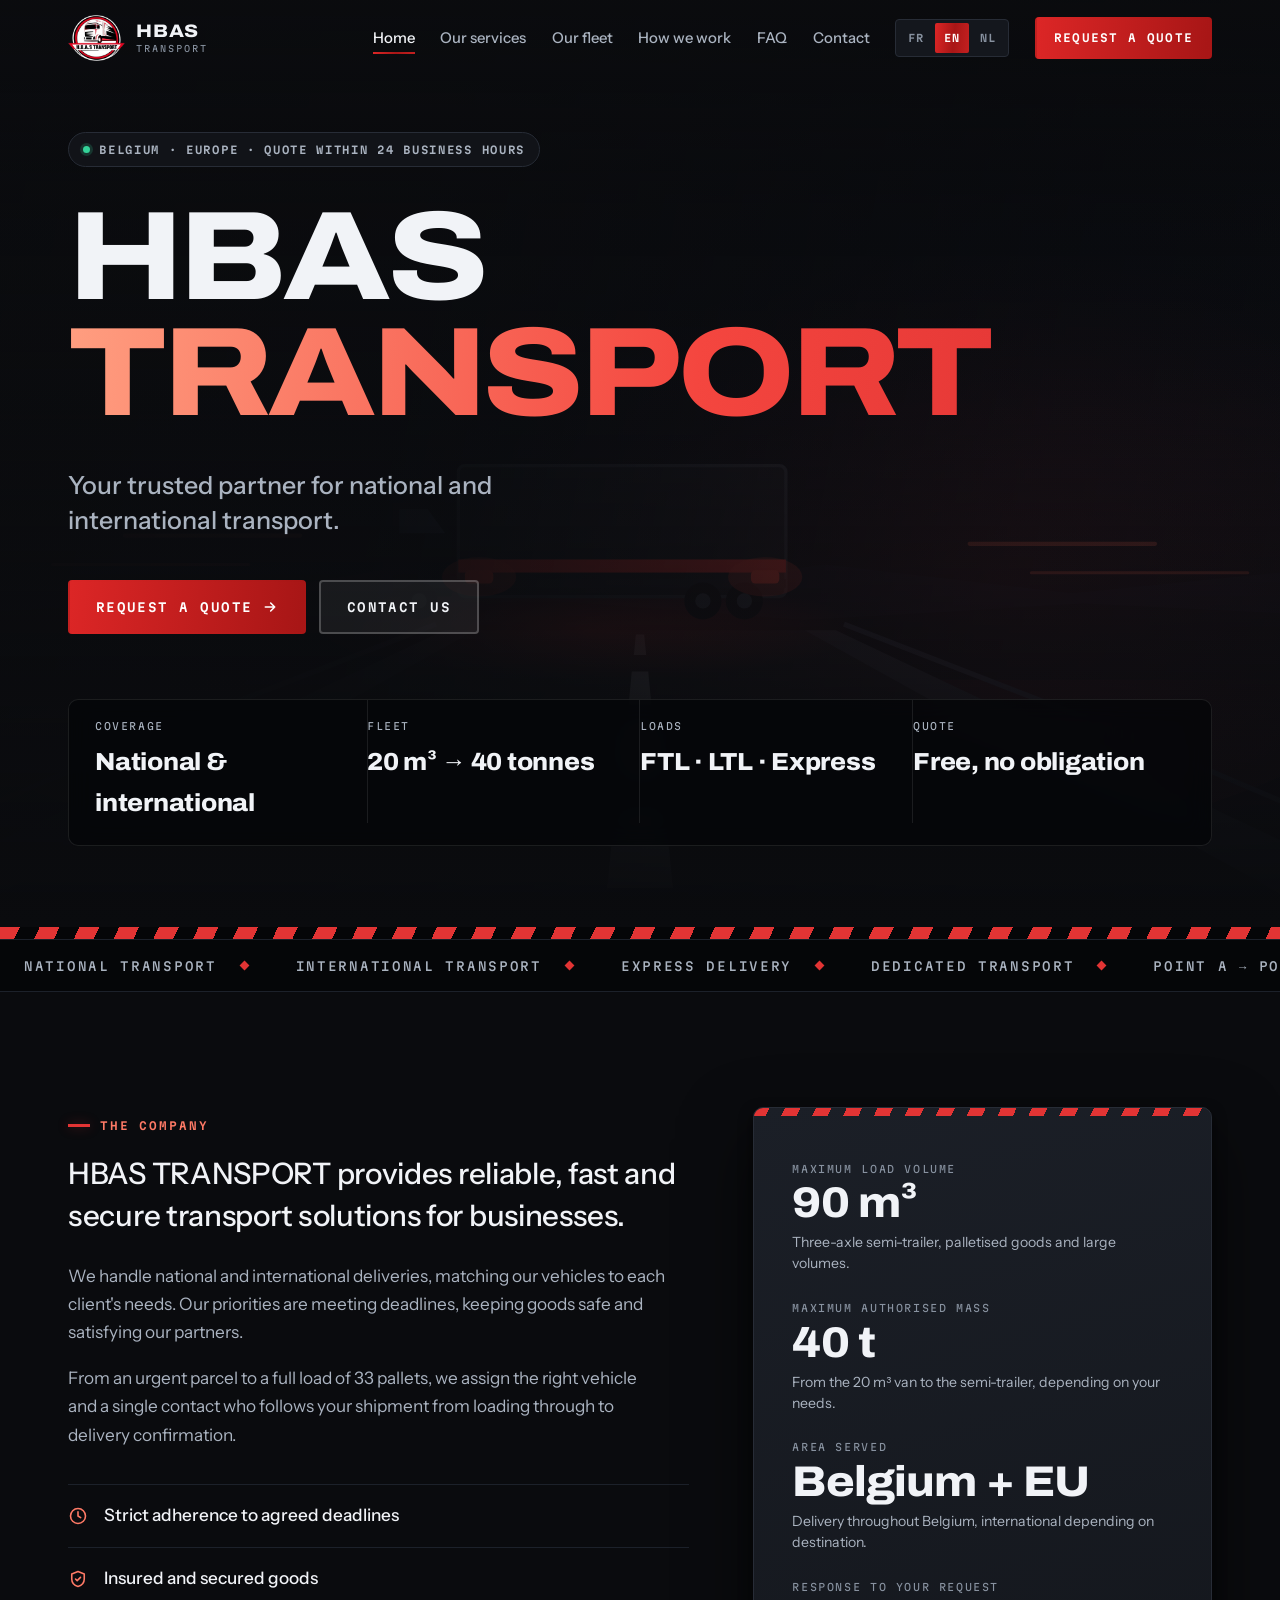
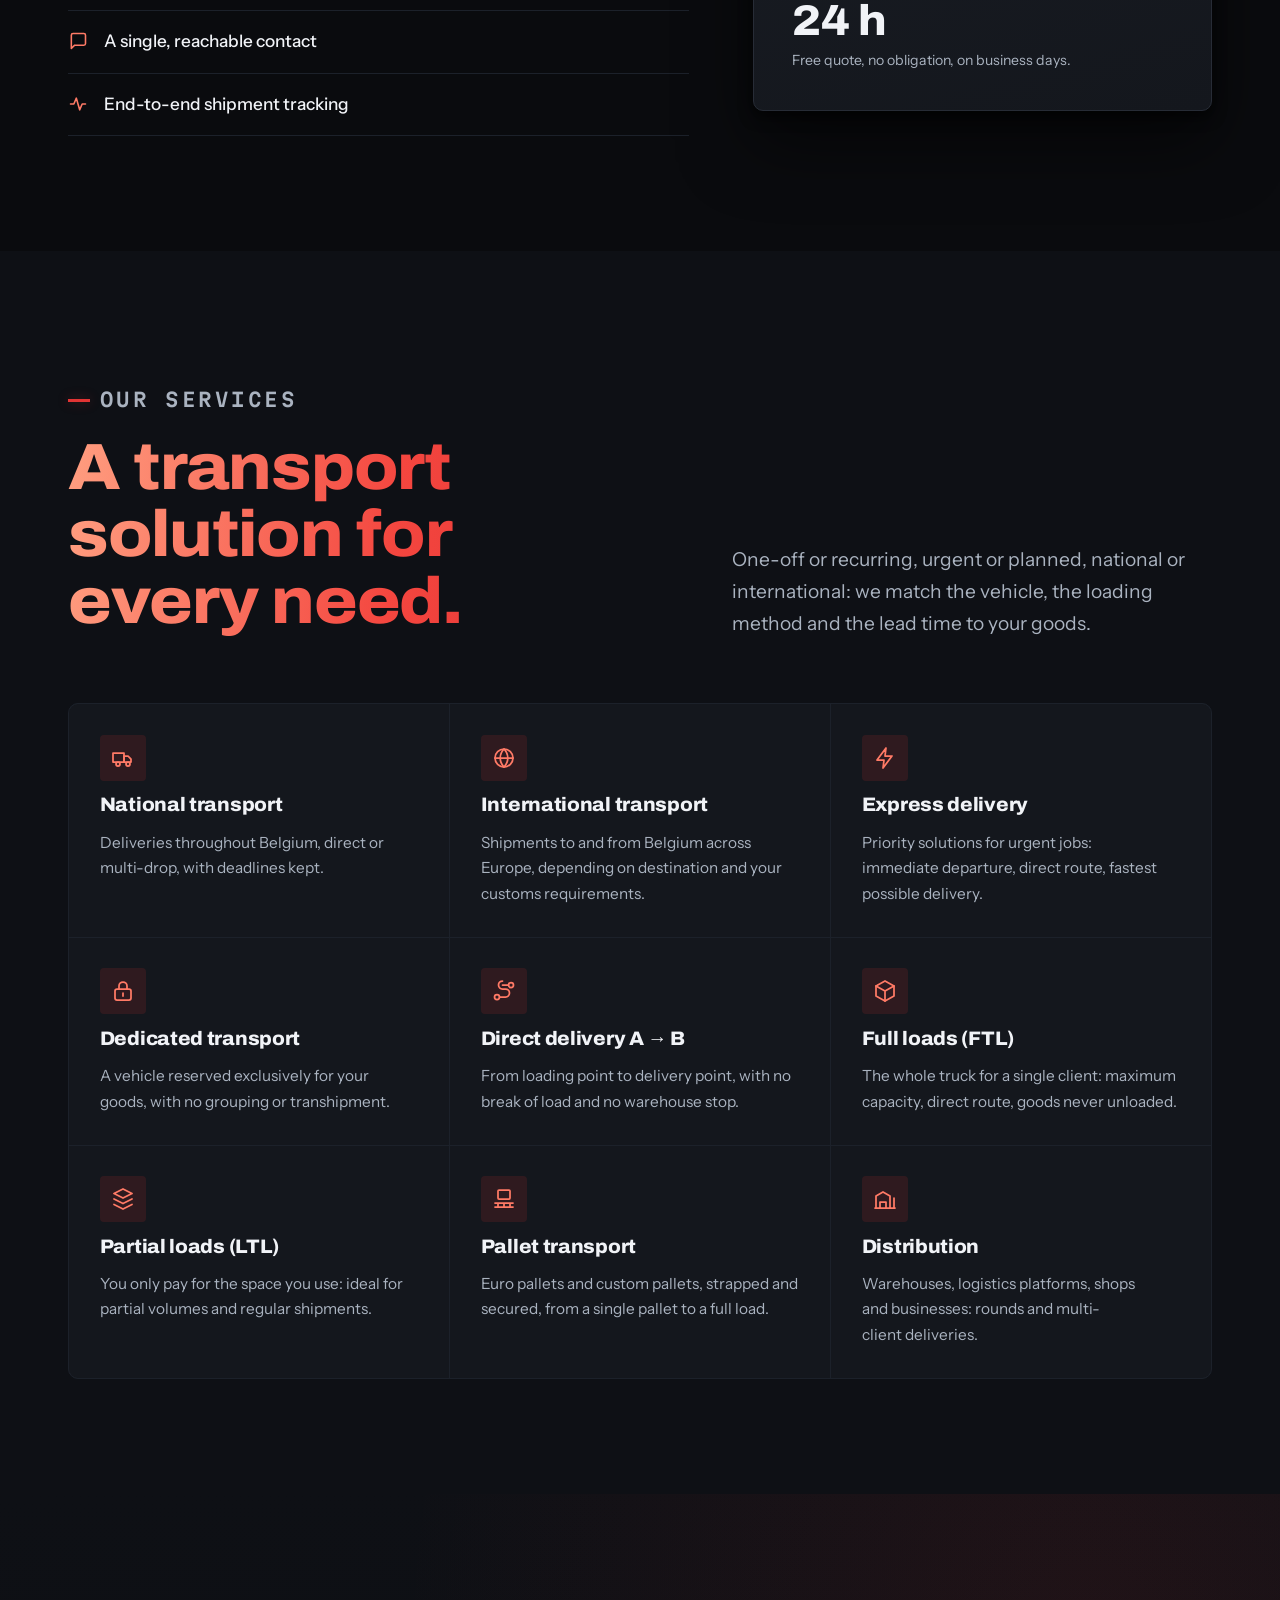
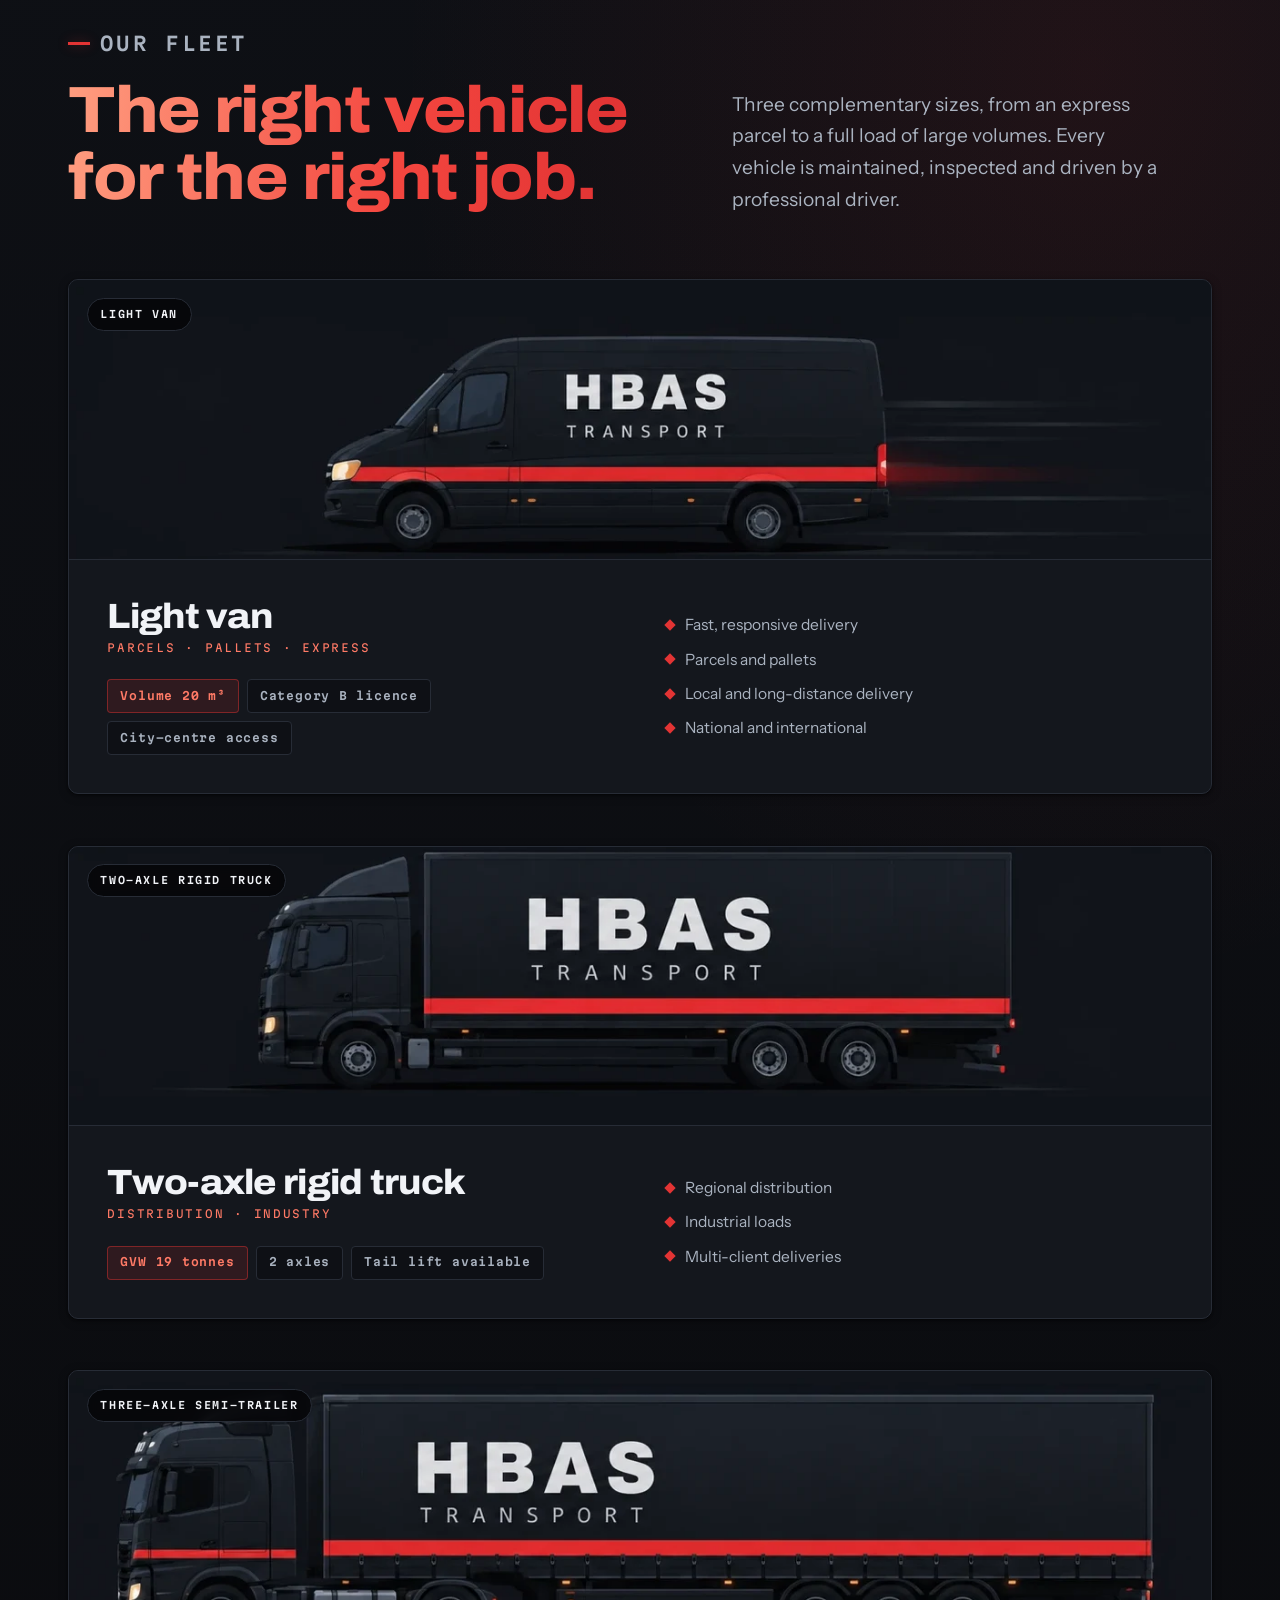
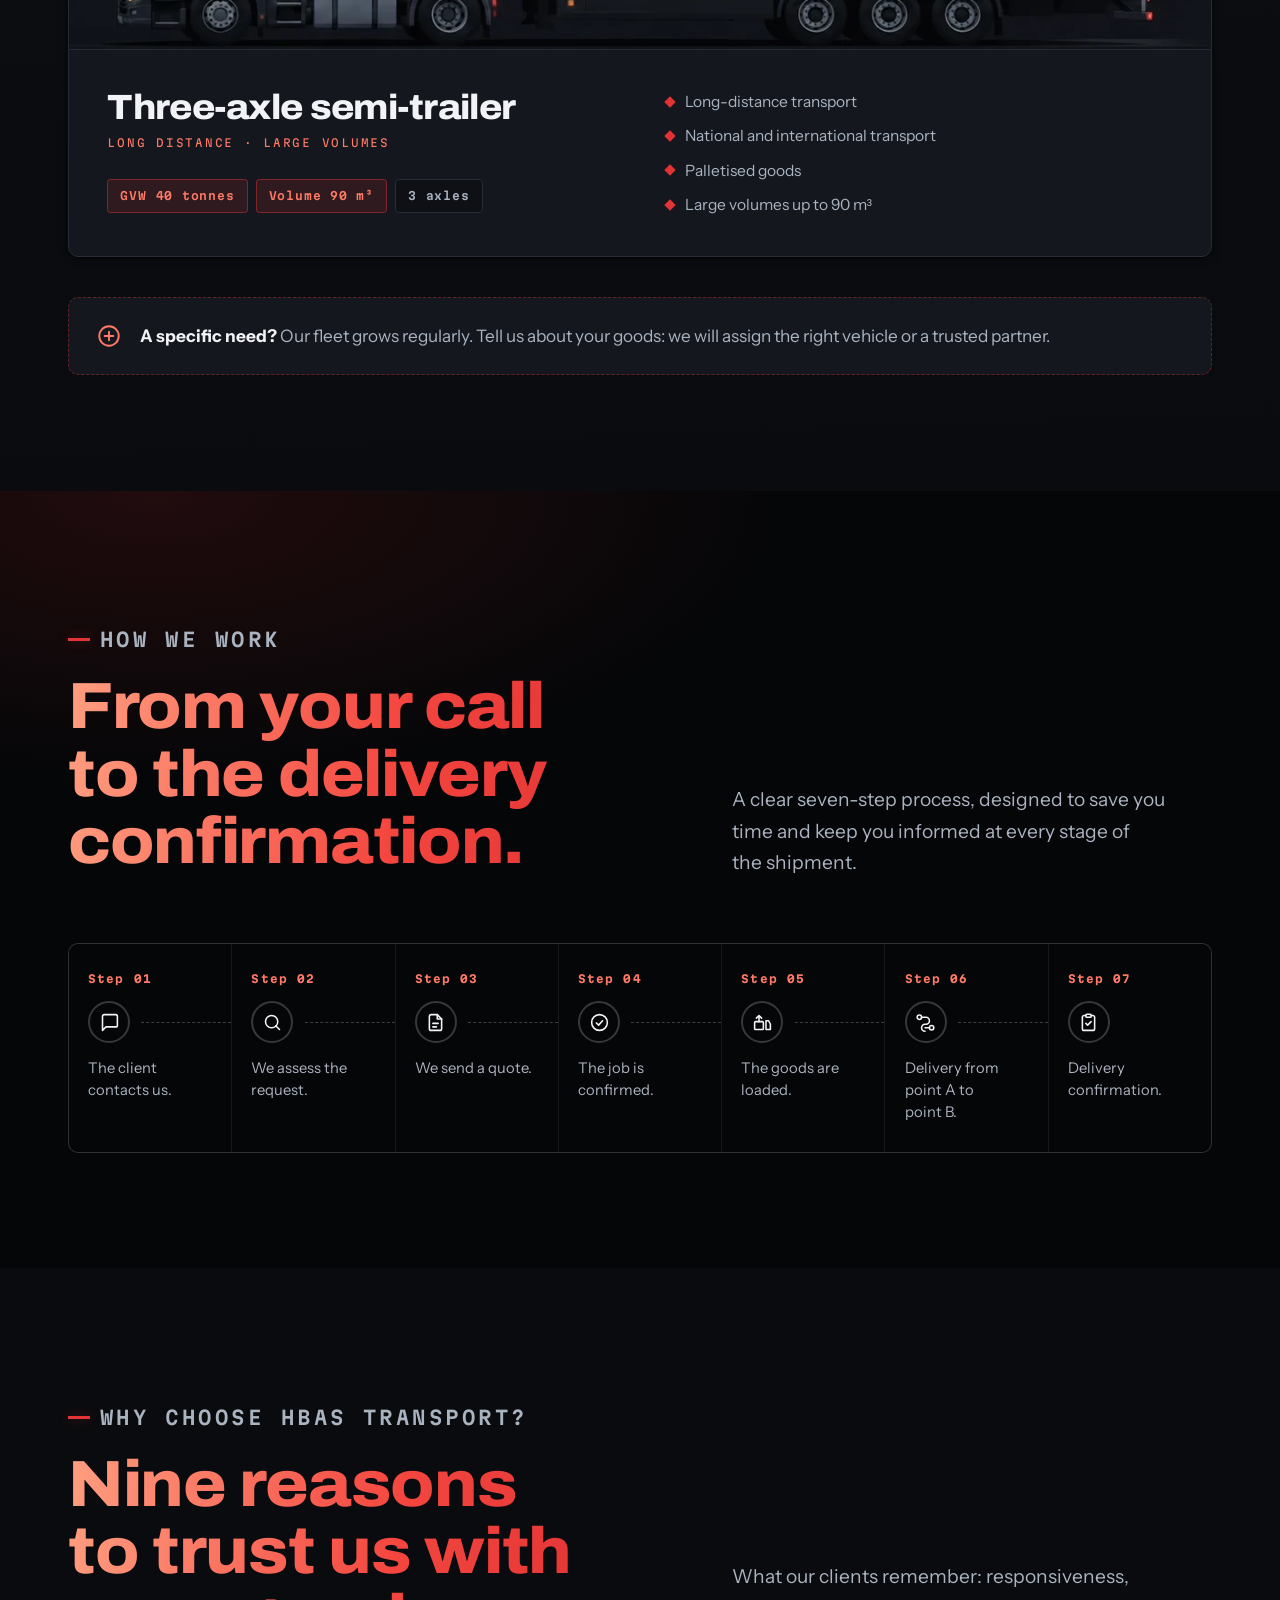
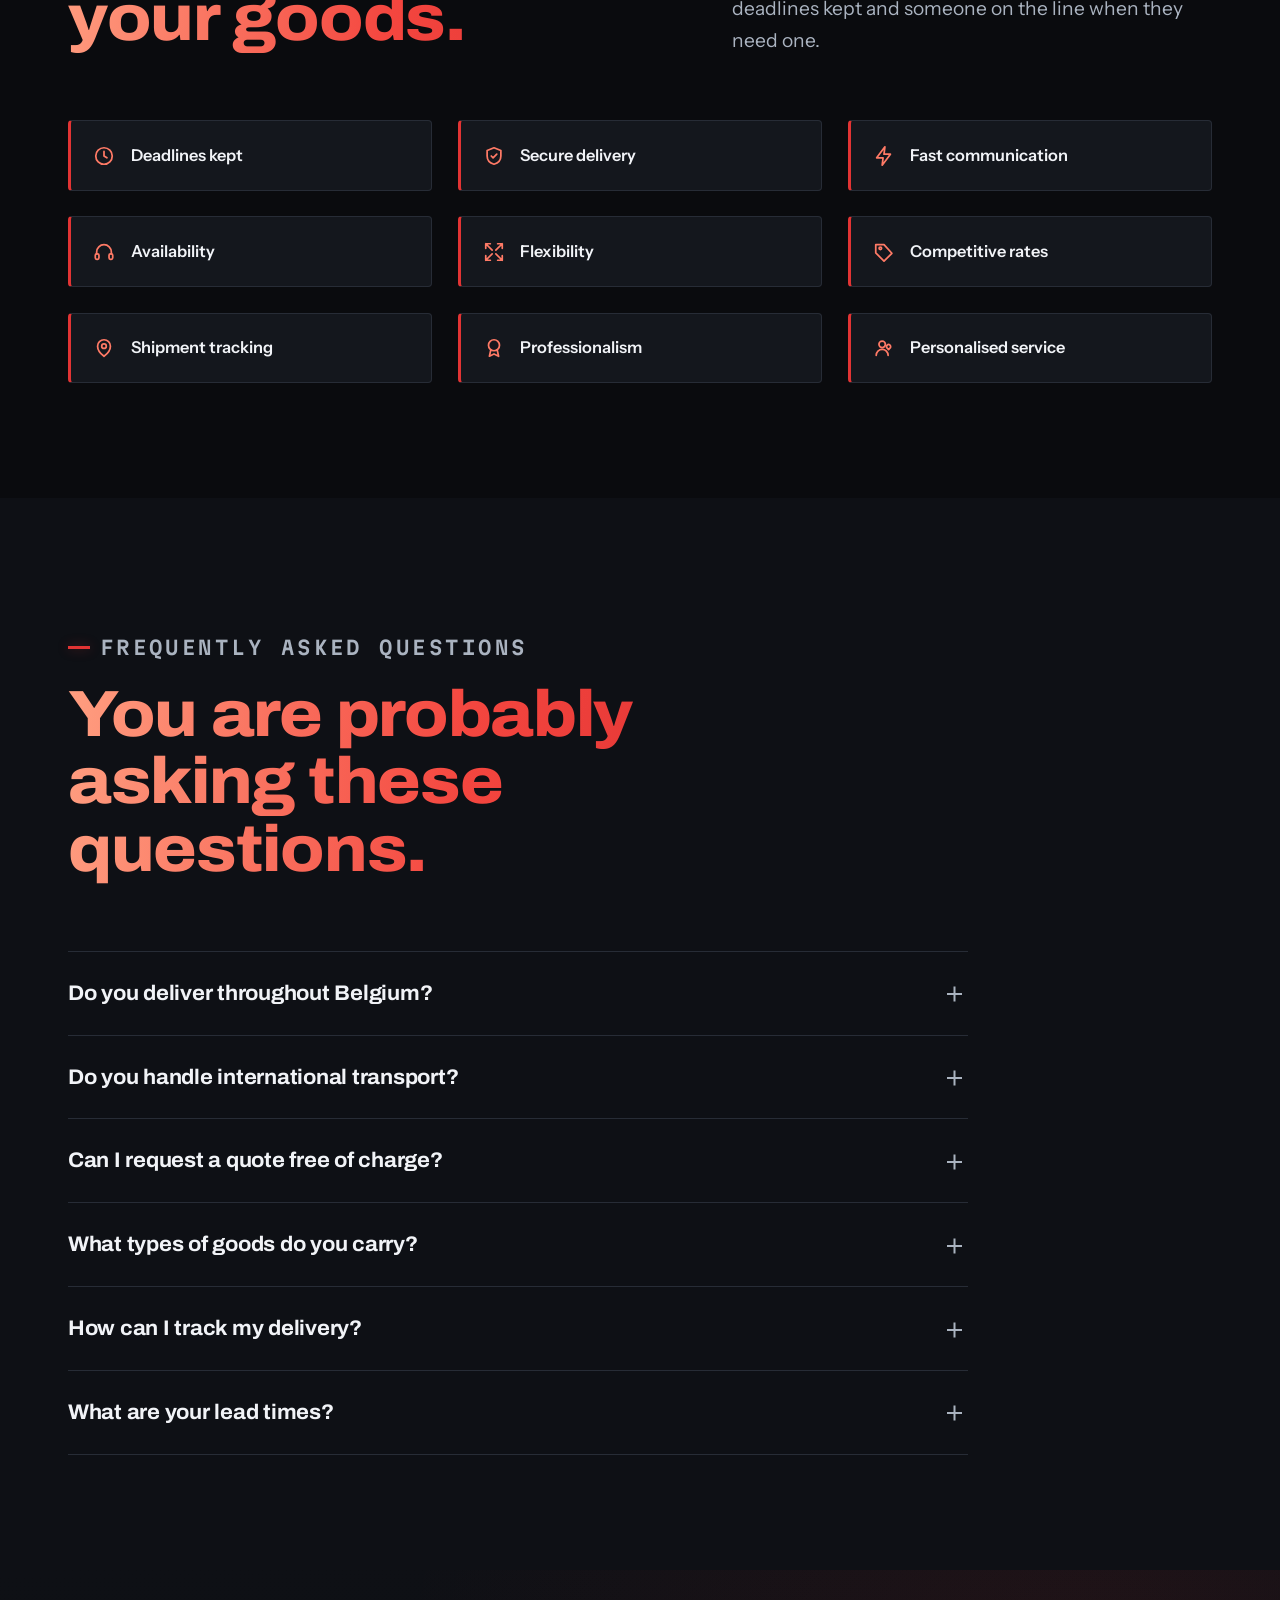
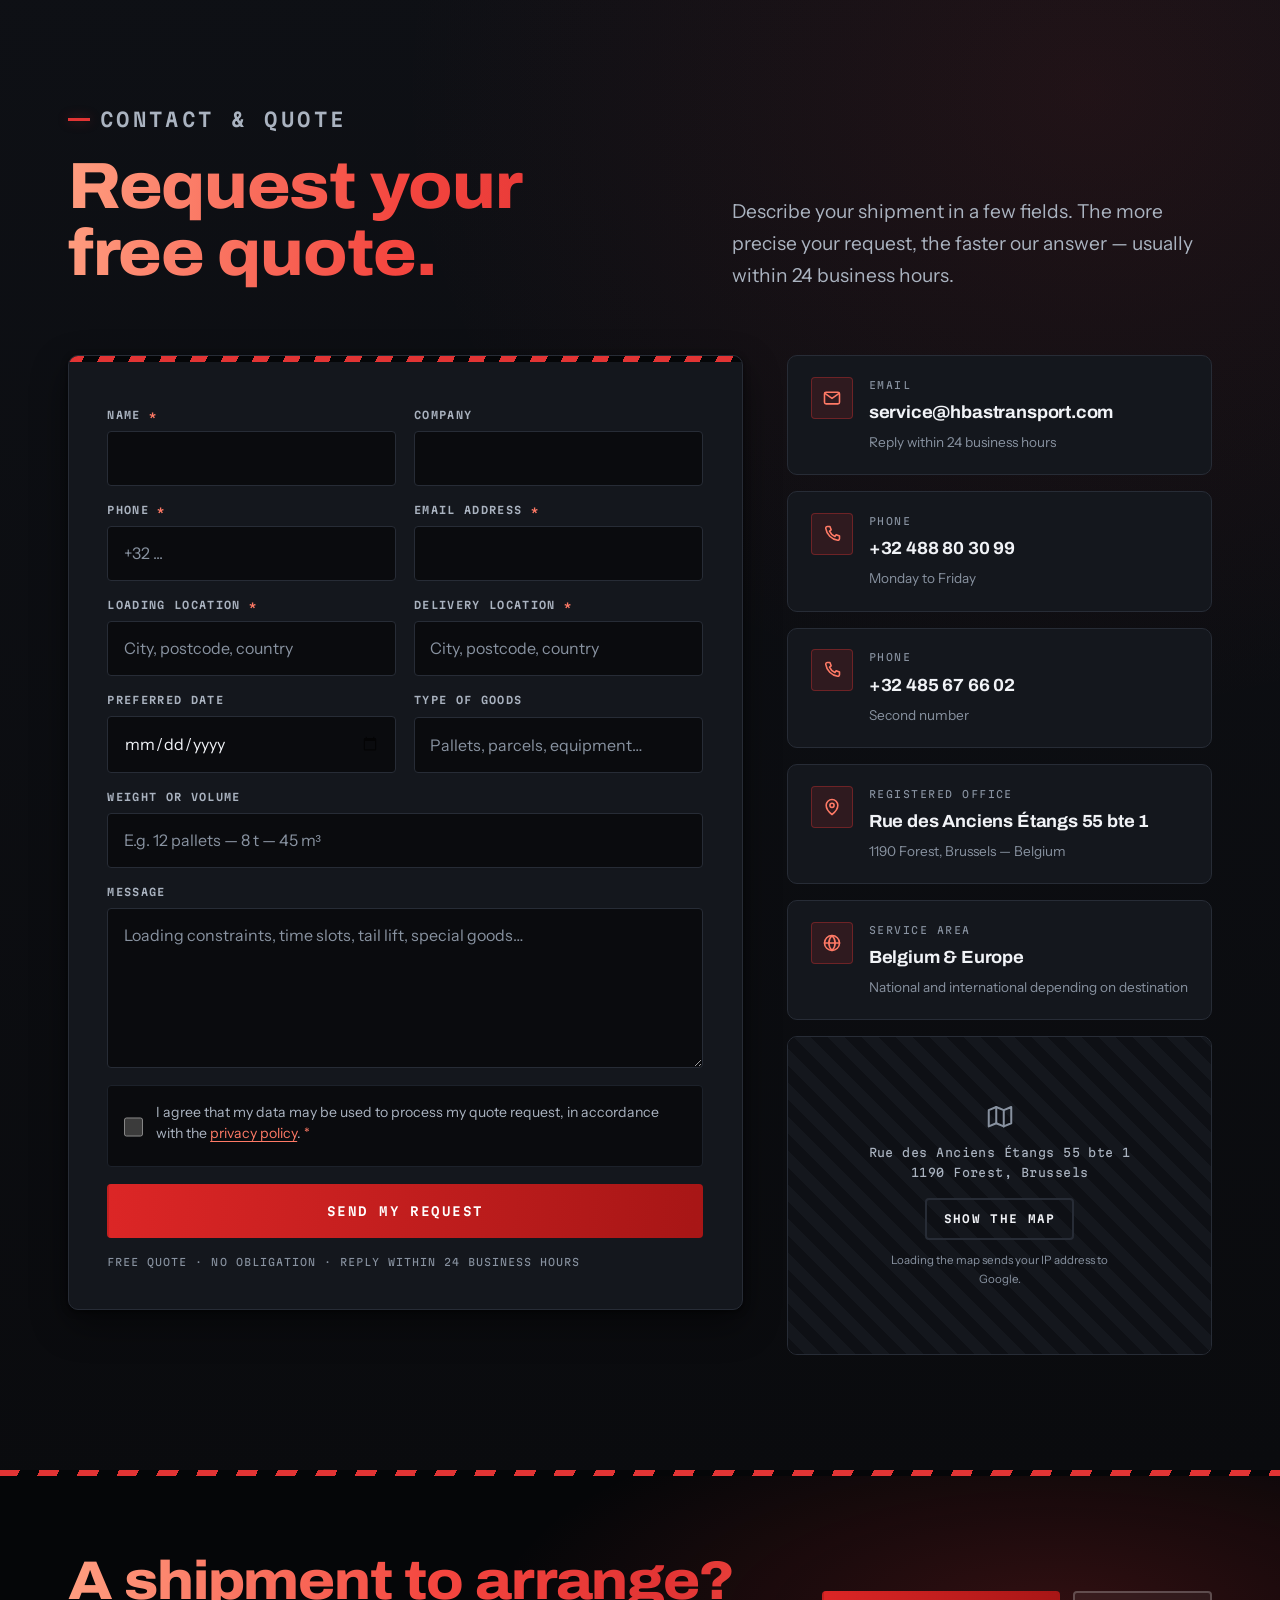
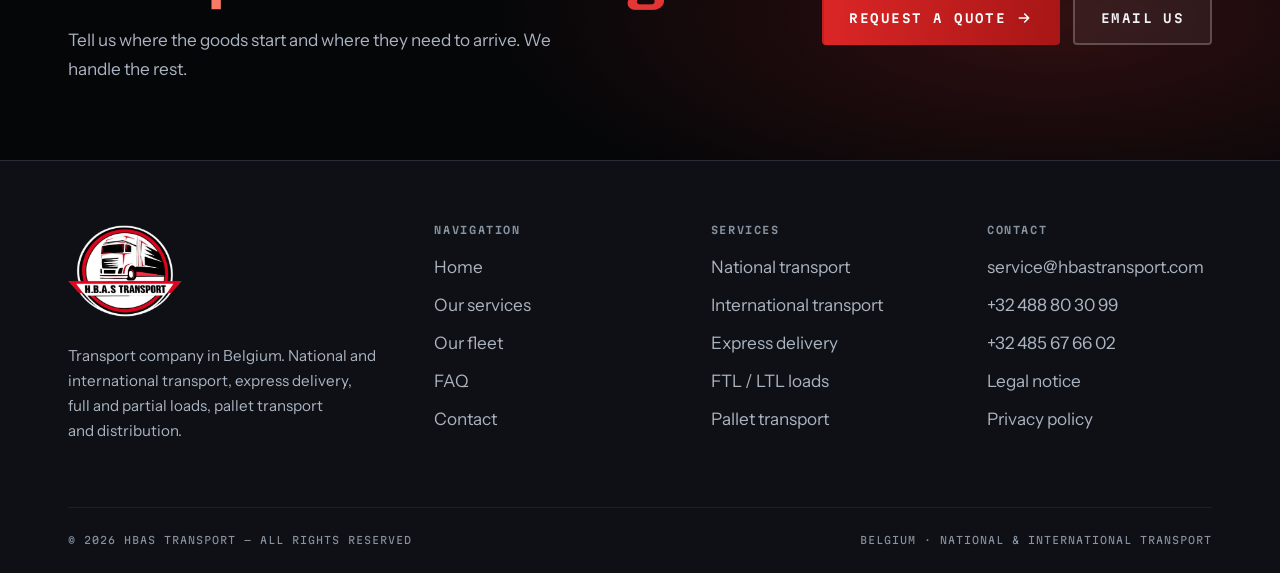
<file: en/index.html>
<!DOCTYPE html>
<html lang="en">
<head>
<meta charset="utf-8">
<meta name="viewport" content="width=device-width, initial-scale=1">

<title>HBAS TRANSPORT — Transport company in Belgium | National &amp; international</title>
<meta name="description" content="HBAS TRANSPORT: transport company in Belgium. National and international transport, express delivery, full (FTL) and partial (LTL) loads, pallet transport and direct point A to point B delivery. Free quote, no obligation.">
<meta name="keywords" content="transport Belgium, national transport, international transport, express transport, pallet delivery, semi-trailer, 19 tonne rigid truck, 20 m3 van, transport company, haulier Belgium, logistics, point A to point B delivery">
<meta name="author" content="HBAS TRANSPORT">
<meta name="robots" content="index, follow, max-image-preview:large">
<link rel="canonical" href="https://hbastransport.com/en/">
<link rel="alternate" hreflang="fr" href="https://hbastransport.com/">
<link rel="alternate" hreflang="en" href="https://hbastransport.com/en/">
<link rel="alternate" hreflang="nl" href="https://hbastransport.com/nl/">
<link rel="alternate" hreflang="x-default" href="https://hbastransport.com/">

<!-- Open Graph / réseaux sociaux -->
<meta property="og:type" content="website">
<meta property="og:locale" content="en_GB">
<meta property="og:site_name" content="HBAS TRANSPORT">
<meta property="og:title" content="HBAS TRANSPORT — National and international transport">
<meta property="og:description" content="Your trusted partner for national and international transport. Reliable, fast and secure solutions for businesses. Free quote.">
<meta property="og:url" content="https://hbastransport.com/">
<meta property="og:image" content="https://hbastransport.com/assets/img/og-image.png">
<meta property="og:image:width" content="1200">
<meta property="og:image:height" content="630">
<meta property="og:image:alt" content="HBAS TRANSPORT — national and international transport">
<meta name="twitter:card" content="summary_large_image">
<meta name="twitter:title" content="HBAS TRANSPORT — National and international transport">
<meta name="twitter:description" content="Your trusted partner for national and international transport. Free quote, no obligation.">
<meta name="twitter:image" content="https://hbastransport.com/assets/img/og-image.png">
<meta name="theme-color" content="#0A0B0E">

<link rel="icon" href="../assets/img/favicon-32.png" sizes="32x32" type="image/png">
<link rel="icon" href="../assets/img/favicon-180.png" sizes="180x180" type="image/png">
<link rel="apple-touch-icon" href="../assets/img/apple-touch-icon.png">

<!-- Polices -->
<link rel="preload" as="font" type="font/woff2" href="../assets/fonts/archivo-latin.woff2" crossorigin>
<link rel="preload" as="font" type="font/woff2" href="../assets/fonts/instrument-sans-latin.woff2" crossorigin>
<link rel="stylesheet" href="../assets/css/fonts.css">

<link rel="preload" as="image" href="../assets/img/hero-poster.svg">
<link rel="stylesheet" href="../assets/css/styles.css">
<script src="../assets/js/main.js" defer></script>
</head>

<body>
<a class="skip-link" href="#main">Skip to content</a>

<!-- =====================================================================
     EN-TÊTE
     ===================================================================== -->
<header class="site-header">
  <div class="shell">
    <a class="brand" href="#accueil" aria-label="HBAS TRANSPORT — back to home">
      <picture>
        <source srcset="../assets/img/logo.webp" type="image/webp">
        <img class="brand__mark" src="../assets/img/logo.png" width="360" height="291"
             alt="" decoding="async">
      </picture>
      <span class="brand__txt">
        <span class="brand__name">HBAS</span>
        <span class="brand__sub">Transport</span>
      </span>
    </a>

    <button class="nav-toggle" type="button" aria-expanded="false" aria-controls="nav" aria-label="Open menu">
      <span></span>
    </button>

    <nav class="nav" id="nav" data-open="false" aria-label="Main navigation">
      <ul class="nav__list">
        <li><a class="nav__link" data-spy href="#accueil">Home</a></li>
        <li><a class="nav__link" data-spy href="#services">Our services</a></li>
        <li><a class="nav__link" data-spy href="#flotte">Our fleet</a></li>
        <li><a class="nav__link" data-spy href="#processus">How we work</a></li>
        <li><a class="nav__link" data-spy href="#faq">FAQ</a></li>
        <li><a class="nav__link" data-spy href="#contact">Contact</a></li>
      </ul>
      <div class="lang" role="group" aria-label="Site language">
        <a href="/" hreflang="fr" lang="fr">FR</a>
        <a href="/en/" hreflang="en" lang="en" aria-current="true">EN</a>
        <a href="/nl/" hreflang="nl" lang="nl">NL</a>
      </div>
      <a class="btn btn--hi btn--sm" href="#contact">Request a quote</a>
    </nav>
  </div>
</header>

<main id="main">

<!-- =====================================================================
     HERO
     ===================================================================== -->
<section class="hero" id="accueil">
  <div class="hero__media">
    <!-- VISUEL DU BANDEAU ─────────────────────────────────────────────────
         L'image est une couche à part, TOUJOURS présente derrière la vidéo.
         Elle s'affiche instantanément, reste visible pendant le chargement,
         et prend le relais si la lecture échoue ou si le visiteur a demandé
         de réduire les animations (voir main.js).
         Elle ne peut pas être remplacée par l'attribut `poster` de la vidéo :
         masquer une vidéo illisible masquerait aussi son affiche.
         Pour changer de vidéo : remplacez assets/video/hero-camion.mp4. -->
    <img class="hero__still" src="../assets/img/hero-poster.svg" alt=""
         width="1600" height="900" fetchpriority="high" decoding="async">
    <video class="hero__video" autoplay muted loop playsinline preload="metadata"
           aria-hidden="true" tabindex="-1">
      <source src="../assets/video/hero-camion.mp4" type="video/mp4">
    </video>
  </div>
  <div class="hero__scrim" aria-hidden="true"></div>

  <div class="shell hero__inner">
    <p class="hero__tag" data-reveal><span class="dot"></span> Belgium · Europe · Quote within 24 business hours</p>

    <h1 data-reveal style="--d:1">
      HBAS<br>
      <span class="l2 grad">TRANSPORT</span>
    </h1>

    <p class="hero__sub" data-reveal style="--d:2">
      Your trusted partner for national and international transport.
    </p>

    <div class="hero__cta" data-reveal style="--d:3">
      <a class="btn btn--hi" href="#contact">
        Request a quote
        <svg class="arw" width="16" height="16" viewBox="0 0 24 24" fill="none" stroke="currentColor" stroke-width="2.4" stroke-linecap="round" stroke-linejoin="round" aria-hidden="true"><path d="M5 12h14M13 6l6 6-6 6"/></svg>
      </a>
      <a class="btn btn--light" href="#contact-coordonnees">Contact us</a>
    </div>

    <dl class="hero__facts" data-stagger>
      <div data-reveal><dt>Coverage</dt><dd>National &amp; international</dd></div>
      <div data-reveal><dt>Fleet</dt><dd>20 m³ → 40 tonnes</dd></div>
      <div data-reveal><dt>Loads</dt><dd>FTL · LTL · Express</dd></div>
      <div data-reveal><dt>Quote</dt><dd>Free, no obligation</dd></div>
    </dl>
  </div>
</section>

<div class="hazard" aria-hidden="true"></div>

<!-- Bandeau défilant -->
<div class="ticker" aria-hidden="true">
  <div class="ticker__track">
    <div class="ticker__group">
      <span>National transport</span><span>International transport</span><span>Express delivery</span>
      <span>Dedicated transport</span><span>Point A → Point B</span><span>Full loads FTL</span>
      <span>Partial loads LTL</span><span>Pallet transport</span><span>Distribution</span>
    </div>
    <div class="ticker__group">
      <span>National transport</span><span>International transport</span><span>Express delivery</span>
      <span>Dedicated transport</span><span>Point A → Point B</span><span>Full loads FTL</span>
      <span>Partial loads LTL</span><span>Pallet transport</span><span>Distribution</span>
    </div>
  </div>
</div>

<!-- =====================================================================
     PRÉSENTATION
     ===================================================================== -->
<section class="section" id="presentation">
  <div class="shell">
    <div class="intro">
      <div data-reveal="left">
        <p class="kicker">The company</p>
        <p class="intro__lead">
          HBAS TRANSPORT provides reliable, fast and secure transport solutions
          for businesses.
        </p>
        <div class="intro__body">
          <p>
            We handle national and international deliveries, matching our vehicles to each
            client's needs. Our priorities are meeting deadlines, keeping goods safe and
            satisfying our partners.
          </p>
          <p>
            From an urgent parcel to a full load of 33 pallets, we assign the right vehicle and
            a single contact who follows your shipment from loading through to delivery
            confirmation.
          </p>
        </div>

        <ul class="pillars" data-stagger>
          <li data-reveal>
            <svg viewBox="0 0 24 24" fill="none" stroke="currentColor" stroke-width="1.9" stroke-linecap="round" stroke-linejoin="round" aria-hidden="true"><circle cx="12" cy="12" r="9"/><path d="M12 7v5l3.2 2"/></svg>
            Strict adherence to agreed deadlines
          </li>
          <li data-reveal>
            <svg viewBox="0 0 24 24" fill="none" stroke="currentColor" stroke-width="1.9" stroke-linecap="round" stroke-linejoin="round" aria-hidden="true"><path d="M12 3l7.5 3v6c0 4.5-3 7.7-7.5 9-4.5-1.3-7.5-4.5-7.5-9V6z"/><path d="M9 12l2 2 4-4"/></svg>
            Insured and secured goods
          </li>
          <li data-reveal>
            <svg viewBox="0 0 24 24" fill="none" stroke="currentColor" stroke-width="1.9" stroke-linecap="round" stroke-linejoin="round" aria-hidden="true"><path d="M21 15a2 2 0 0 1-2 2H8l-4 4V5a2 2 0 0 1 2-2h13a2 2 0 0 1 2 2z"/></svg>
            A single, reachable contact
          </li>
          <li data-reveal>
            <svg viewBox="0 0 24 24" fill="none" stroke="currentColor" stroke-width="1.9" stroke-linecap="round" stroke-linejoin="round" aria-hidden="true"><path d="M3 12h4l3-7 4 14 3-7h4"/></svg>
            End-to-end shipment tracking
          </li>
        </ul>
      </div>

      <aside class="stats" data-reveal="right">
        <dl>
          <div>
            <dt>Maximum load volume</dt>
            <dd>90 m³<small>Three-axle semi-trailer, palletised goods and large volumes.</small></dd>
          </div>
          <div>
            <dt>Maximum authorised mass</dt>
            <dd>40 t<small>From the 20 m³ van to the semi-trailer, depending on your needs.</small></dd>
          </div>
          <div>
            <dt>Area served</dt>
            <dd>Belgium + EU<small>Delivery throughout Belgium, international depending on destination.</small></dd>
          </div>
          <div>
            <dt>Response to your request</dt>
            <dd>24 h<small>Free quote, no obligation, on business days.</small></dd>
          </div>
        </dl>
      </aside>
    </div>
  </div>
</section>

<!-- =====================================================================
     SERVICES
     ===================================================================== -->
<section class="section section--paper2" id="services">
  <div class="shell">
    <div class="s-head s-head--split">
      <div data-reveal>
        <p class="kicker">Our services</p>
        <h2 class="grad">A transport solution for every need.</h2>
      </div>
      <p data-reveal style="--d:1">
        One-off or recurring, urgent or planned, national or
        international: we match the vehicle, the loading method
        and the lead time to your goods.
      </p>
    </div>

    <div class="svc-grid" data-stagger>

      <article class="svc" data-reveal>
        <span class="svc__ico"><svg viewBox="0 0 24 24" fill="none" stroke="currentColor" stroke-width="1.75" stroke-linecap="round" stroke-linejoin="round" aria-hidden="true"><path d="M2 7h11v9H2z"/><path d="M13 10h4l3 3.2V16h-7z"/><circle cx="7" cy="18" r="2"/><circle cx="17" cy="18" r="2"/></svg></span>
        <h3>National transport</h3>
        <p>Deliveries throughout Belgium, direct or multi-drop, with deadlines kept.</p>
      </article>

      <article class="svc" data-reveal>
        <span class="svc__ico"><svg viewBox="0 0 24 24" fill="none" stroke="currentColor" stroke-width="1.75" stroke-linecap="round" stroke-linejoin="round" aria-hidden="true"><circle cx="12" cy="12" r="9"/><path d="M3 12h18M12 3c2.5 2.6 3.8 5.7 3.8 9S14.5 18.4 12 21c-2.5-2.6-3.8-5.7-3.8-9S9.5 5.6 12 3z"/></svg></span>
        <h3>International transport</h3>
        <p>Shipments to and from Belgium across Europe, depending on destination and your customs requirements.</p>
      </article>

      <article class="svc" data-reveal>
        <span class="svc__ico"><svg viewBox="0 0 24 24" fill="none" stroke="currentColor" stroke-width="1.75" stroke-linecap="round" stroke-linejoin="round" aria-hidden="true"><path d="M13 2 4 14h7l-1 8 9-12h-7z"/></svg></span>
        <h3>Express delivery</h3>
        <p>Priority solutions for urgent jobs: immediate departure, direct route, fastest possible delivery.</p>
      </article>

      <article class="svc" data-reveal>
        <span class="svc__ico"><svg viewBox="0 0 24 24" fill="none" stroke="currentColor" stroke-width="1.75" stroke-linecap="round" stroke-linejoin="round" aria-hidden="true"><rect x="4" y="10" width="16" height="11" rx="2"/><path d="M8 10V7a4 4 0 0 1 8 0v3"/><path d="M12 14v3"/></svg></span>
        <h3>Dedicated transport</h3>
        <p>A vehicle reserved exclusively for your goods, with no grouping or transhipment.</p>
      </article>

      <article class="svc" data-reveal>
        <span class="svc__ico"><svg viewBox="0 0 24 24" fill="none" stroke="currentColor" stroke-width="1.75" stroke-linecap="round" stroke-linejoin="round" aria-hidden="true"><circle cx="5" cy="18" r="2.5"/><circle cx="19" cy="6" r="2.5"/><path d="M7.5 18h6a4 4 0 0 0 0-8h-3a4 4 0 0 1 0-8"/><path d="M16.5 6h-6"/></svg></span>
        <h3>Direct delivery A → B</h3>
        <p>From loading point to delivery point, with no break of load and no warehouse stop.</p>
      </article>

      <article class="svc" data-reveal>
        <span class="svc__ico"><svg viewBox="0 0 24 24" fill="none" stroke="currentColor" stroke-width="1.75" stroke-linecap="round" stroke-linejoin="round" aria-hidden="true"><path d="m12 2 9 5v10l-9 5-9-5V7z"/><path d="m3 7 9 5 9-5M12 12v10"/></svg></span>
        <h3>Full loads (FTL)</h3>
        <p>The whole truck for a single client: maximum capacity, direct route, goods never unloaded.</p>
      </article>

      <article class="svc" data-reveal>
        <span class="svc__ico"><svg viewBox="0 0 24 24" fill="none" stroke="currentColor" stroke-width="1.75" stroke-linecap="round" stroke-linejoin="round" aria-hidden="true"><path d="m12 2 9 4.5-9 4.5-9-4.5z"/><path d="m3 12 9 4.5 9-4.5M3 17.5 12 22l9-4.5"/></svg></span>
        <h3>Partial loads (LTL)</h3>
        <p>You only pay for the space you use: ideal for partial volumes and regular shipments.</p>
      </article>

      <article class="svc" data-reveal>
        <span class="svc__ico"><svg viewBox="0 0 24 24" fill="none" stroke="currentColor" stroke-width="1.75" stroke-linecap="round" stroke-linejoin="round" aria-hidden="true"><rect x="6" y="3" width="12" height="9" rx="1"/><path d="M3 16h18M3 20h18M6 16v4M12 16v4M18 16v4"/></svg></span>
        <h3>Pallet transport</h3>
        <p>Euro pallets and custom pallets, strapped and secured, from a single pallet to a full load.</p>
      </article>

      <article class="svc" data-reveal>
        <span class="svc__ico"><svg viewBox="0 0 24 24" fill="none" stroke="currentColor" stroke-width="1.75" stroke-linecap="round" stroke-linejoin="round" aria-hidden="true"><path d="M3 21V9l7-4 7 4v12"/><path d="M21 21V11M7 21v-6h6v6"/><path d="M2 21h20"/></svg></span>
        <h3>Distribution</h3>
        <p>Warehouses, logistics platforms, shops and businesses: rounds and multi-client deliveries.</p>
      </article>

    </div>
  </div>
</section>

<!-- =====================================================================
     FLOTTE
     ===================================================================== -->
<section class="section section--cool" id="flotte">
  <div class="shell">
    <div class="s-head s-head--split">
      <div data-reveal>
        <p class="kicker">Our fleet</p>
        <h2 class="grad">The right vehicle for the right job.</h2>
      </div>
      <p data-reveal style="--d:1">
        Three complementary sizes, from an express parcel to a full load of large volumes.
        Every vehicle is maintained, inspected and driven by a professional driver.
      </p>
    </div>

    <div class="fleet">

      <article class="rig" data-reveal="zoom">
        <div class="rig__media">
          <span class="rig__badge">Light van</span>
          <picture>
            <source srcset="../assets/img/vehicule-leger.webp" type="image/webp">
            <img src="../assets/img/vehicule-leger.jpg" width="1255" height="307"
                 loading="lazy" decoding="async"
                 alt="20 m³ light van in HBAS TRANSPORT livery, side view, for parcel and pallet delivery">
          </picture>
        </div>
        <div class="rig__body">
          <h3>Light van</h3>
          <p class="rig__tag">Parcels · Pallets · Express</p>
          <div class="rig__specs">
            <span class="is-key">Volume 20 m³</span>
            <span>Category B licence</span>
            <span>City-centre access</span>
          </div>
          <ul>
            <li>Fast, responsive delivery</li>
            <li>Parcels and pallets</li>
            <li>Local and long-distance delivery</li>
            <li>National and international</li>
          </ul>
        </div>
      </article>

      <article class="rig" data-reveal="zoom">
        <div class="rig__media">
          <span class="rig__badge">Two-axle rigid truck</span>
          <picture>
            <source srcset="../assets/img/porteur-19t.webp" type="image/webp">
            <img src="../assets/img/porteur-19t.jpg" width="1255" height="307"
                 loading="lazy" decoding="async"
                 alt="Two-axle 19 tonne rigid truck in HBAS TRANSPORT livery, side view, for regional distribution">
          </picture>
        </div>
        <div class="rig__body">
          <h3>Two-axle rigid truck</h3>
          <p class="rig__tag">Distribution · Industry</p>
          <div class="rig__specs">
            <span class="is-key">GVW 19 tonnes</span>
            <span>2 axles</span>
            <span>Tail lift available</span>
          </div>
          <ul>
            <li>Regional distribution</li>
            <li>Industrial loads</li>
            <li>Multi-client deliveries</li>
          </ul>
        </div>
      </article>

      <article class="rig" data-reveal="zoom">
        <div class="rig__media">
          <span class="rig__badge">Three-axle semi-trailer</span>
          <picture>
            <source srcset="../assets/img/semi-40t.webp" type="image/webp">
            <img src="../assets/img/semi-40t.jpg" width="1255" height="307"
                 loading="lazy" decoding="async"
                 alt="Three-axle 40 tonne semi-trailer in HBAS TRANSPORT livery, side view, for long-distance transport">
          </picture>
        </div>
        <div class="rig__body">
          <h3>Three-axle semi-trailer</h3>
          <p class="rig__tag">Long distance · Large volumes</p>
          <div class="rig__specs">
            <span class="is-key">GVW 40 tonnes</span>
            <span class="is-key">Volume 90 m³</span>
            <span>3 axles</span>
          </div>
          <ul>
            <li>Long-distance transport</li>
            <li>National and international transport</li>
            <li>Palletised goods</li>
            <li>Large volumes up to 90 m³</li>
          </ul>
        </div>
      </article>

    </div>

    <p class="fleet__note" data-reveal>
      <svg viewBox="0 0 24 24" fill="none" stroke="currentColor" stroke-width="1.75" stroke-linecap="round" stroke-linejoin="round" aria-hidden="true"><circle cx="12" cy="12" r="9"/><path d="M12 8v8M8 12h8"/></svg>
      <span>
        <strong>A specific need?</strong> Our fleet grows regularly.
        Tell us about your goods: we will assign the right vehicle or a trusted partner.
      </span>
    </p>
  </div>
</section>

<!-- =====================================================================
     FONCTIONNEMENT — 7 ÉTAPES
     ===================================================================== -->
<section class="section section--ink" id="processus">
  <div class="shell">
    <div class="s-head s-head--split">
      <div data-reveal>
        <p class="kicker">How we work</p>
        <h2 class="grad">From your call to the delivery confirmation.</h2>
      </div>
      <p data-reveal style="--d:1">
        A clear seven-step process, designed to save you time and keep you informed
        at every stage of the shipment.
      </p>
    </div>

    <div class="steps" data-stagger>

      <article class="step" data-reveal>
        <span class="step__n">Step 01</span>
        <span class="step__row"><span class="step__ico"><svg viewBox="0 0 24 24" fill="none" stroke="currentColor" stroke-width="1.8" stroke-linecap="round" stroke-linejoin="round" aria-hidden="true"><path d="M21 15a2 2 0 0 1-2 2H8l-4 4V5a2 2 0 0 1 2-2h13a2 2 0 0 1 2 2z"/></svg></span><i class="step__line" aria-hidden="true"></i></span>
        <p>The client contacts us.</p>
      </article>

      <article class="step" data-reveal>
        <span class="step__n">Step 02</span>
        <span class="step__row"><span class="step__ico"><svg viewBox="0 0 24 24" fill="none" stroke="currentColor" stroke-width="1.8" stroke-linecap="round" stroke-linejoin="round" aria-hidden="true"><circle cx="11" cy="11" r="7"/><path d="m20 20-4.3-4.3"/></svg></span><i class="step__line" aria-hidden="true"></i></span>
        <p>We assess the request.</p>
      </article>

      <article class="step" data-reveal>
        <span class="step__n">Step 03</span>
        <span class="step__row"><span class="step__ico"><svg viewBox="0 0 24 24" fill="none" stroke="currentColor" stroke-width="1.8" stroke-linecap="round" stroke-linejoin="round" aria-hidden="true"><path d="M14 3H7a2 2 0 0 0-2 2v14a2 2 0 0 0 2 2h10a2 2 0 0 0 2-2V8z"/><path d="M14 3v5h5M9 13h6M9 17h4"/></svg></span><i class="step__line" aria-hidden="true"></i></span>
        <p>We send a quote.</p>
      </article>

      <article class="step" data-reveal>
        <span class="step__n">Step 04</span>
        <span class="step__row"><span class="step__ico"><svg viewBox="0 0 24 24" fill="none" stroke="currentColor" stroke-width="1.8" stroke-linecap="round" stroke-linejoin="round" aria-hidden="true"><circle cx="12" cy="12" r="9"/><path d="m8.5 12.5 2.5 2.5 4.5-5"/></svg></span><i class="step__line" aria-hidden="true"></i></span>
        <p>The job is confirmed.</p>
      </article>

      <article class="step" data-reveal>
        <span class="step__n">Step 05</span>
        <span class="step__row"><span class="step__ico"><svg viewBox="0 0 24 24" fill="none" stroke="currentColor" stroke-width="1.8" stroke-linecap="round" stroke-linejoin="round" aria-hidden="true"><rect x="3" y="11" width="10" height="9" rx="1"/><path d="M8 11V4M5 7l3-3 3 3"/><path d="M16 20h5v-6l-2-4h-3z"/></svg></span><i class="step__line" aria-hidden="true"></i></span>
        <p>The goods are loaded.</p>
      </article>

      <article class="step" data-reveal>
        <span class="step__n">Step 06</span>
        <span class="step__row"><span class="step__ico"><svg viewBox="0 0 24 24" fill="none" stroke="currentColor" stroke-width="1.8" stroke-linecap="round" stroke-linejoin="round" aria-hidden="true"><circle cx="5" cy="6" r="2.5"/><circle cx="19" cy="18" r="2.5"/><path d="M7.5 6h5a4 4 0 0 1 0 8h-1a4 4 0 0 0 0 8"/><path d="M16.5 18h-5"/></svg></span><i class="step__line" aria-hidden="true"></i></span>
        <p>Delivery from point A to point B.</p>
      </article>

      <article class="step" data-reveal>
        <span class="step__n">Step 07</span>
        <span class="step__row"><span class="step__ico"><svg viewBox="0 0 24 24" fill="none" stroke="currentColor" stroke-width="1.8" stroke-linecap="round" stroke-linejoin="round" aria-hidden="true"><path d="M9 4H7a2 2 0 0 0-2 2v13a2 2 0 0 0 2 2h10a2 2 0 0 0 2-2V6a2 2 0 0 0-2-2h-2"/><rect x="9" y="2.5" width="6" height="3.5" rx="1"/><path d="m9 13 2 2 4-4"/></svg></span><i class="step__line" aria-hidden="true"></i></span>
        <p>Delivery confirmation.</p>
      </article>

    </div>
  </div>
</section>

<!-- =====================================================================
     POURQUOI NOUS CHOISIR
     ===================================================================== -->
<section class="section" id="atouts">
  <div class="shell">
    <div class="s-head s-head--split">
      <div data-reveal>
        <p class="kicker">Why choose HBAS&nbsp;TRANSPORT?</p>
        <h2 class="grad">Nine reasons to trust us with your goods.</h2>
      </div>
      <p data-reveal style="--d:1">
        What our clients remember: responsiveness, deadlines kept and someone
        on the line when they need one.
      </p>
    </div>

    <div class="why-grid" data-stagger>
      <div class="why" data-reveal><svg viewBox="0 0 24 24" fill="none" stroke="currentColor" stroke-width="1.9" stroke-linecap="round" stroke-linejoin="round" aria-hidden="true"><circle cx="12" cy="12" r="9"/><path d="M12 7v5l3.2 2"/></svg> Deadlines kept</div>
      <div class="why" data-reveal><svg viewBox="0 0 24 24" fill="none" stroke="currentColor" stroke-width="1.9" stroke-linecap="round" stroke-linejoin="round" aria-hidden="true"><path d="M12 3l7.5 3v6c0 4.5-3 7.7-7.5 9-4.5-1.3-7.5-4.5-7.5-9V6z"/><path d="M9 12l2 2 4-4"/></svg> Secure delivery</div>
      <div class="why" data-reveal><svg viewBox="0 0 24 24" fill="none" stroke="currentColor" stroke-width="1.9" stroke-linecap="round" stroke-linejoin="round" aria-hidden="true"><path d="m13 2-9 12h7l-1 8 9-12h-7z"/></svg> Fast communication</div>
      <div class="why" data-reveal><svg viewBox="0 0 24 24" fill="none" stroke="currentColor" stroke-width="1.9" stroke-linecap="round" stroke-linejoin="round" aria-hidden="true"><path d="M4 14v-2a8 8 0 0 1 16 0v2"/><rect x="2.5" y="14" width="4" height="6" rx="1.6"/><rect x="17.5" y="14" width="4" height="6" rx="1.6"/></svg> Availability</div>
      <div class="why" data-reveal><svg viewBox="0 0 24 24" fill="none" stroke="currentColor" stroke-width="1.9" stroke-linecap="round" stroke-linejoin="round" aria-hidden="true"><path d="M16 3h5v5M21 3l-7 7M8 21H3v-5M3 21l7-7M16 21h5v-5M21 21l-7-7M8 3H3v5M3 3l7 7"/></svg> Flexibility</div>
      <div class="why" data-reveal><svg viewBox="0 0 24 24" fill="none" stroke="currentColor" stroke-width="1.9" stroke-linecap="round" stroke-linejoin="round" aria-hidden="true"><path d="M20.6 13.4 12 22l-9-9V4h9z"/><circle cx="8" cy="8" r="1.4"/></svg> Competitive rates</div>
      <div class="why" data-reveal><svg viewBox="0 0 24 24" fill="none" stroke="currentColor" stroke-width="1.9" stroke-linecap="round" stroke-linejoin="round" aria-hidden="true"><path d="M12 21s7-5.2 7-11a7 7 0 1 0-14 0c0 5.8 7 11 7 11z"/><circle cx="12" cy="10" r="2.5"/></svg> Shipment tracking</div>
      <div class="why" data-reveal><svg viewBox="0 0 24 24" fill="none" stroke="currentColor" stroke-width="1.9" stroke-linecap="round" stroke-linejoin="round" aria-hidden="true"><circle cx="12" cy="9" r="6"/><path d="m8.5 14-1.5 7 5-2.5 5 2.5-1.5-7"/></svg> Professionalism</div>
      <div class="why" data-reveal><svg viewBox="0 0 24 24" fill="none" stroke="currentColor" stroke-width="1.9" stroke-linecap="round" stroke-linejoin="round" aria-hidden="true"><circle cx="10" cy="8" r="3.5"/><path d="M3.5 20a6.5 6.5 0 0 1 13 0"/><path d="M18.5 8.8c1 1 1 2.4 0 3.4l-1.5 1.5-1.5-1.5c-1-1-1-2.4 0-3.4s2 -1 3 0z"/></svg> Personalised service</div>
    </div>
  </div>
</section>

<!-- =====================================================================
     FAQ
     ===================================================================== -->
<section class="section section--paper2" id="faq">
  <div class="shell">
    <div class="s-head" data-reveal>
      <p class="kicker">Frequently asked questions</p>
      <h2 class="grad">You are probably asking these questions.</h2>
    </div>

    <div class="faq" data-stagger>

      <details data-reveal>
        <summary>Do you deliver throughout Belgium?</summary>
        <div class="faq__a"><p>Yes. We deliver throughout Belgium — Flanders, Wallonia and Brussels.</p></div>
      </details>

      <details data-reveal>
        <summary>Do you handle international transport?</summary>
        <div class="faq__a"><p>Yes, depending on the destination. Send us the loading and delivery locations and we will quickly confirm feasibility and lead time.</p></div>
      </details>

      <details data-reveal>
        <summary>Can I request a quote free of charge?</summary>
        <div class="faq__a"><p>Yes, the quote is free and without obligation. Fill in the form or call us and we will come back with a clear proposal.</p></div>
      </details>

      <details data-reveal>
        <summary>What types of goods do you carry?</summary>
        <div class="faq__a"><p>Pallets, general goods, parcels, industrial equipment and other permitted goods.</p></div>
      </details>

      <details data-reveal>
        <summary>How can I track my delivery?</summary>
        <div class="faq__a"><p>We keep our clients informed of progress, from loading through to delivery confirmation.</p></div>
      </details>

      <details data-reveal>
        <summary>What are your lead times?</summary>
        <div class="faq__a"><p>They depend on the destination and how urgent the request is. For urgent needs, our express service allows departure as soon as possible.</p></div>
      </details>

    </div>
  </div>
</section>

<!-- =====================================================================
     CONTACT
     ===================================================================== -->
<section class="section section--cool" id="contact">
  <div class="shell">
    <div class="s-head s-head--split">
      <div data-reveal>
        <p class="kicker">Contact &amp; quote</p>
        <h2 class="grad">Request your free quote.</h2>
      </div>
      <p data-reveal style="--d:1">
        Describe your shipment in a few fields. The more precise your request,
        the faster our answer — usually within 24 business hours.
      </p>
    </div>

    <div class="contact-grid">

      <!-- Formulaire -->
      <div class="form-card" data-reveal="left">
        <form id="devis-form" novalidate>
          <div class="form-grid">

            <div class="field">
              <label for="nom">Name <span class="req" aria-hidden="true">*</span></label>
              <input type="text" id="nom" name="nom" autocomplete="name" required>
              <span class="err"></span>
            </div>

            <div class="field">
              <label for="societe">Company</label>
              <input type="text" id="societe" name="societe" autocomplete="organization">
              <span class="err"></span>
            </div>

            <div class="field">
              <label for="telephone">Phone <span class="req" aria-hidden="true">*</span></label>
              <input type="tel" id="telephone" name="telephone" autocomplete="tel" placeholder="+32 ..." required>
              <span class="err"></span>
            </div>

            <div class="field">
              <label for="email">Email address <span class="req" aria-hidden="true">*</span></label>
              <input type="email" id="email" name="email" autocomplete="email" required>
              <span class="err"></span>
            </div>

            <div class="field">
              <label for="chargement">Loading location <span class="req" aria-hidden="true">*</span></label>
              <input type="text" id="chargement" name="chargement" placeholder="City, postcode, country" required>
              <span class="err"></span>
            </div>

            <div class="field">
              <label for="livraison">Delivery location <span class="req" aria-hidden="true">*</span></label>
              <input type="text" id="livraison" name="livraison" placeholder="City, postcode, country" required>
              <span class="err"></span>
            </div>

            <div class="field">
              <label for="date">Preferred date</label>
              <input type="date" id="date" name="date">
              <span class="err"></span>
            </div>

            <div class="field">
              <label for="marchandise">Type of goods</label>
              <input type="text" id="marchandise" name="marchandise" placeholder="Pallets, parcels, equipment…">
              <span class="err"></span>
            </div>

            <div class="field field--full">
              <label for="poids">Weight or volume</label>
              <input type="text" id="poids" name="poids" placeholder="E.g. 12 pallets — 8 t — 45 m³">
              <span class="err"></span>
            </div>

            <div class="field field--full">
              <label for="message">Message</label>
              <textarea id="message" name="message" rows="5" placeholder="Loading constraints, time slots, tail lift, special goods…"></textarea>
              <span class="err"></span>
            </div>

            <!-- Anti-spam : champ invisible, doit rester vide -->
            <div class="hp" aria-hidden="true">
              <label for="website">Do not fill in</label>
              <input type="text" id="website" name="website" tabindex="-1" autocomplete="off">
            </div>

            <div class="field consent">
              <input type="checkbox" id="consent" name="consent" required>
              <label for="consent" style="font-family:inherit;font-size:inherit;letter-spacing:0;text-transform:none;color:inherit;font-weight:400">
                I agree that my data may be used to process my quote request, in accordance with
                the <a href="privacy-policy.html">privacy policy</a>.
                <span class="req" aria-hidden="true">*</span>
              </label>
              <span class="err"></span>
            </div>

            <div class="form-status" id="form-status"></div>

            <div class="field--full">
              <button class="btn btn--hi btn--block" type="submit" id="form-submit">Send my request</button>
              <p class="form-note">Free quote · No obligation · Reply within 24 business hours</p>
            </div>

          </div>
        </form>
      </div>

      <!-- Coordonnées -->
      <div class="coords" id="contact-coordonnees" data-reveal="right">

        <a class="coord" href="mailto:service@hbastransport.com">
          <span class="coord__ico"><svg viewBox="0 0 24 24" fill="none" stroke="currentColor" stroke-width="1.9" stroke-linecap="round" stroke-linejoin="round" aria-hidden="true"><rect x="3" y="5" width="18" height="14" rx="2"/><path d="m3.5 6.5 8.5 6 8.5-6"/></svg></span>
          <dl><dt>Email</dt><dd>service@hbastransport.com<small>Reply within 24 business hours</small></dd></dl>
        </a>

        <a class="coord" href="tel:+32488803099">
          <span class="coord__ico"><svg viewBox="0 0 24 24" fill="none" stroke="currentColor" stroke-width="1.9" stroke-linecap="round" stroke-linejoin="round" aria-hidden="true"><path d="M6.5 3h3l1.5 4-2 1.5a13 13 0 0 0 6.5 6.5l1.5-2 4 1.5v3a2 2 0 0 1-2.2 2A17 17 0 0 1 4.5 5.2 2 2 0 0 1 6.5 3z"/></svg></span>
          <dl><dt>Phone</dt><dd>+32 488 80 30 99<small>Monday to Friday</small></dd></dl>
        </a>

        <a class="coord" href="tel:+32485676602">
          <span class="coord__ico"><svg viewBox="0 0 24 24" fill="none" stroke="currentColor" stroke-width="1.9" stroke-linecap="round" stroke-linejoin="round" aria-hidden="true"><path d="M6.5 3h3l1.5 4-2 1.5a13 13 0 0 0 6.5 6.5l1.5-2 4 1.5v3a2 2 0 0 1-2.2 2A17 17 0 0 1 4.5 5.2 2 2 0 0 1 6.5 3z"/></svg></span>
          <dl><dt>Phone</dt><dd>+32 485 67 66 02<small>Second number</small></dd></dl>
        </a>

        <div class="coord">
          <span class="coord__ico"><svg viewBox="0 0 24 24" fill="none" stroke="currentColor" stroke-width="1.9" stroke-linecap="round" stroke-linejoin="round" aria-hidden="true"><path d="M12 21s7-5.2 7-11a7 7 0 1 0-14 0c0 5.8 7 11 7 11z"/><circle cx="12" cy="10" r="2.5"/></svg></span>
          <dl><dt>Registered office</dt><dd>Rue des Anciens Étangs 55 bte 1<small>1190 Forest, Brussels — Belgium</small></dd></dl>
        </div>

        <div class="coord">
          <span class="coord__ico"><svg viewBox="0 0 24 24" fill="none" stroke="currentColor" stroke-width="1.9" stroke-linecap="round" stroke-linejoin="round" aria-hidden="true"><circle cx="12" cy="12" r="9"/><path d="M3 12h18M12 3c2.5 2.6 3.8 5.7 3.8 9S14.5 18.4 12 21c-2.5-2.6-3.8-5.7-3.8-9S9.5 5.6 12 3z"/></svg></span>
          <dl><dt>Service area</dt><dd>Belgium &amp; Europe<small>National and international depending on destination</small></dd></dl>
        </div>

        <!-- Carte en chargement au clic : l'iframe Google n'est injectée que si
             le visiteur la demande. Sans cela, Google déposerait des cookies dès
             l'arrivée sur la page, ce qui imposerait une bannière de consentement. -->
        <div class="map">
          <div class="map__ph">
            <svg viewBox="0 0 24 24" fill="none" stroke="currentColor" stroke-width="1.6" stroke-linecap="round" stroke-linejoin="round" aria-hidden="true"><path d="m9 4-6 2.5v13L9 17l6 2.5 6-2.5v-13L15 6.5z"/><path d="M9 4v13M15 6.5v13"/></svg>
            <span>Rue des Anciens Étangs 55 bte 1<br>1190 Forest, Brussels</span>
            <button class="btn btn--ghost btn--sm" type="button" id="map-load"
                    data-src="https://www.google.com/maps?q=Rue+des+Anciens+Etangs+55,+1190+Forest,+Belgique&amp;output=embed">
              Show the map
            </button>
            <small class="map__note">Loading the map sends your IP address to Google.</small>
          </div>
        </div>

      </div>
    </div>
  </div>
</section>

<!-- =====================================================================
     APPEL À L'ACTION FINAL
     ===================================================================== -->
<section class="cta-band">
  <div class="hazard hazard--thin" aria-hidden="true"></div>
  <div class="shell cta-band__inner">
    <div data-reveal="left">
      <h2 class="grad">A shipment to arrange?</h2>
      <p>Tell us where the goods start and where they need to arrive. We handle the rest.</p>
    </div>
    <div class="hero__cta" data-reveal="right">
      <a class="btn btn--hi" href="#contact">
        Request a quote
        <svg class="arw" width="16" height="16" viewBox="0 0 24 24" fill="none" stroke="currentColor" stroke-width="2.4" stroke-linecap="round" stroke-linejoin="round" aria-hidden="true"><path d="M5 12h14M13 6l6 6-6 6"/></svg>
      </a>
      <a class="btn btn--light" href="mailto:service@hbastransport.com">Email us</a>
    </div>
  </div>
</section>

</main>

<!-- =====================================================================
     PIED DE PAGE
     ===================================================================== -->
<footer class="site-footer">
  <div class="shell">
    <div class="footer-grid">

      <div class="footer__about">
        <a class="brand" href="#accueil" aria-label="HBAS TRANSPORT — back to home">
          <picture>
        <source srcset="../assets/img/logo.webp" type="image/webp">
        <img class="brand__mark" src="../assets/img/logo.png" width="360" height="291"
             alt="" decoding="async">
      </picture>
          <span class="brand__txt">
            <span class="brand__name">HBAS</span>
            <span class="brand__sub">Transport</span>
          </span>
        </a>
        <p>
          Transport company in Belgium. National and international transport,
          express delivery, full and partial loads, pallet transport and
          distribution.
        </p>
      </div>

      <nav aria-label="Site navigation">
        <h3>Navigation</h3>
        <ul>
          <li><a href="#accueil">Home</a></li>
          <li><a href="#services">Our services</a></li>
          <li><a href="#flotte">Our fleet</a></li>
          <li><a href="#faq">FAQ</a></li>
          <li><a href="#contact">Contact</a></li>
        </ul>
      </nav>

      <nav aria-label="Our services">
        <h3>Services</h3>
        <ul>
          <li><a href="#services">National transport</a></li>
          <li><a href="#services">International transport</a></li>
          <li><a href="#services">Express delivery</a></li>
          <li><a href="#services">FTL / LTL loads</a></li>
          <li><a href="#services">Pallet transport</a></li>
        </ul>
      </nav>

      <div>
        <h3>Contact</h3>
        <ul>
          <li><a href="mailto:service@hbastransport.com">service@hbastransport.com</a></li>
          <li><a href="tel:+32488803099">+32 488 80 30 99</a></li>
          <li><a href="tel:+32485676602">+32 485 67 66 02</a></li>
          <li><a href="legal-notice.html">Legal notice</a></li>
          <li><a href="privacy-policy.html">Privacy policy</a></li>
        </ul>
      </div>

    </div>

    <div class="footer-bottom">
      <span>© <span data-year>2026</span> HBAS TRANSPORT — All rights reserved</span>
      <span>Belgium · National &amp; international transport</span>
    </div>
  </div>
</footer>

<button class="to-top" type="button" aria-label="Back to top">
  <svg viewBox="0 0 24 24" fill="none" stroke="currentColor" stroke-width="2.4" stroke-linecap="round" stroke-linejoin="round" aria-hidden="true"><path d="M12 19V5M6 11l6-6 6 6"/></svg>
</button>

<!-- =====================================================================
     DONNÉES STRUCTURÉES (SEO)
     ===================================================================== -->
<script type="application/ld+json">
{
  "@context": "https://schema.org",
  "@graph": [
    {
      "@type": ["MovingCompany", "LocalBusiness"],
      "@id": "https://hbastransport.com/#entreprise",
      "name": "HBAS TRANSPORT",
      "description": "Transport company in Belgium: national and international transport, express delivery, full (FTL) and partial (LTL) loads, pallet transport, direct point A to point B delivery and distribution to warehouses, logistics platforms, shops and businesses.",
      "url": "https://hbastransport.com/",
      "image": "https://hbastransport.com/assets/img/og-image.png",
      "email": "service@hbastransport.com",
      "telephone": ["+32488803099", "+32485676602"],
      "priceRange": "$$",
      "address": {
        "@type": "PostalAddress",
        "streetAddress": "Rue des Anciens Étangs 55 bte 1",
        "postalCode": "1190",
        "addressLocality": "Bruxelles",
        "addressRegion": "Région de Bruxelles-Capitale",
        "addressCountry": "BE"
      },
      "areaServed": [
        { "@type": "Country", "name": "Belgium" },
        { "@type": "Place", "name": "Europe" }
      ],
      "knowsLanguage": ["fr", "nl", "en"],
      "hasOfferCatalog": {
        "@type": "OfferCatalog",
        "name": "Transport services",
        "itemListElement": [
          { "@type": "Offer", "itemOffered": { "@type": "Service", "name": "National transport" } },
          { "@type": "Offer", "itemOffered": { "@type": "Service", "name": "International transport" } },
          { "@type": "Offer", "itemOffered": { "@type": "Service", "name": "Express delivery" } },
          { "@type": "Offer", "itemOffered": { "@type": "Service", "name": "Dedicated transport" } },
          { "@type": "Offer", "itemOffered": { "@type": "Service", "name": "Direct point A to point B delivery" } },
          { "@type": "Offer", "itemOffered": { "@type": "Service", "name": "Full loads (FTL)" } },
          { "@type": "Offer", "itemOffered": { "@type": "Service", "name": "Partial loads (LTL)" } },
          { "@type": "Offer", "itemOffered": { "@type": "Service", "name": "Pallet transport" } },
          { "@type": "Offer", "itemOffered": { "@type": "Service", "name": "Distribution to warehouses, logistics platforms, shops and businesses" } }
        ]
      }
    },
    {
      "@type": "WebSite",
      "@id": "https://hbastransport.com/#site",
      "url": "https://hbastransport.com/",
      "name": "HBAS TRANSPORT",
      "inLanguage": "en-BE",
      "publisher": { "@id": "https://hbastransport.com/#entreprise" }
    },
    {
      "@type": "FAQPage",
      "@id": "https://hbastransport.com/#faq",
      "mainEntity": [
        {
          "@type": "Question",
          "name": "Do you deliver throughout Belgium?",
          "acceptedAnswer": { "@type": "Answer", "text": "Yes. We deliver throughout Belgium — Flanders, Wallonia and Brussels." }
        },
        {
          "@type": "Question",
          "name": "Do you handle international transport?",
          "acceptedAnswer": { "@type": "Answer", "text": "Yes, depending on the destination. Send us the loading and delivery locations and we will quickly confirm feasibility and lead time." }
        },
        {
          "@type": "Question",
          "name": "Can I request a quote free of charge?",
          "acceptedAnswer": { "@type": "Answer", "text": "Yes, the quote is free and without obligation." }
        },
        {
          "@type": "Question",
          "name": "What types of goods do you carry?",
          "acceptedAnswer": { "@type": "Answer", "text": "Pallets, general goods, parcels, industrial equipment and other permitted goods." }
        },
        {
          "@type": "Question",
          "name": "How can I track my delivery?",
          "acceptedAnswer": { "@type": "Answer", "text": "We keep our clients informed of progress, from loading through to delivery confirmation." }
        },
        {
          "@type": "Question",
          "name": "What are your lead times?",
          "acceptedAnswer": { "@type": "Answer", "text": "They depend on the destination and how urgent the request is. For urgent needs, our express service allows departure as soon as possible." }
        }
      ]
    }
  ]
}
</script>

</body>
</html>
</file>
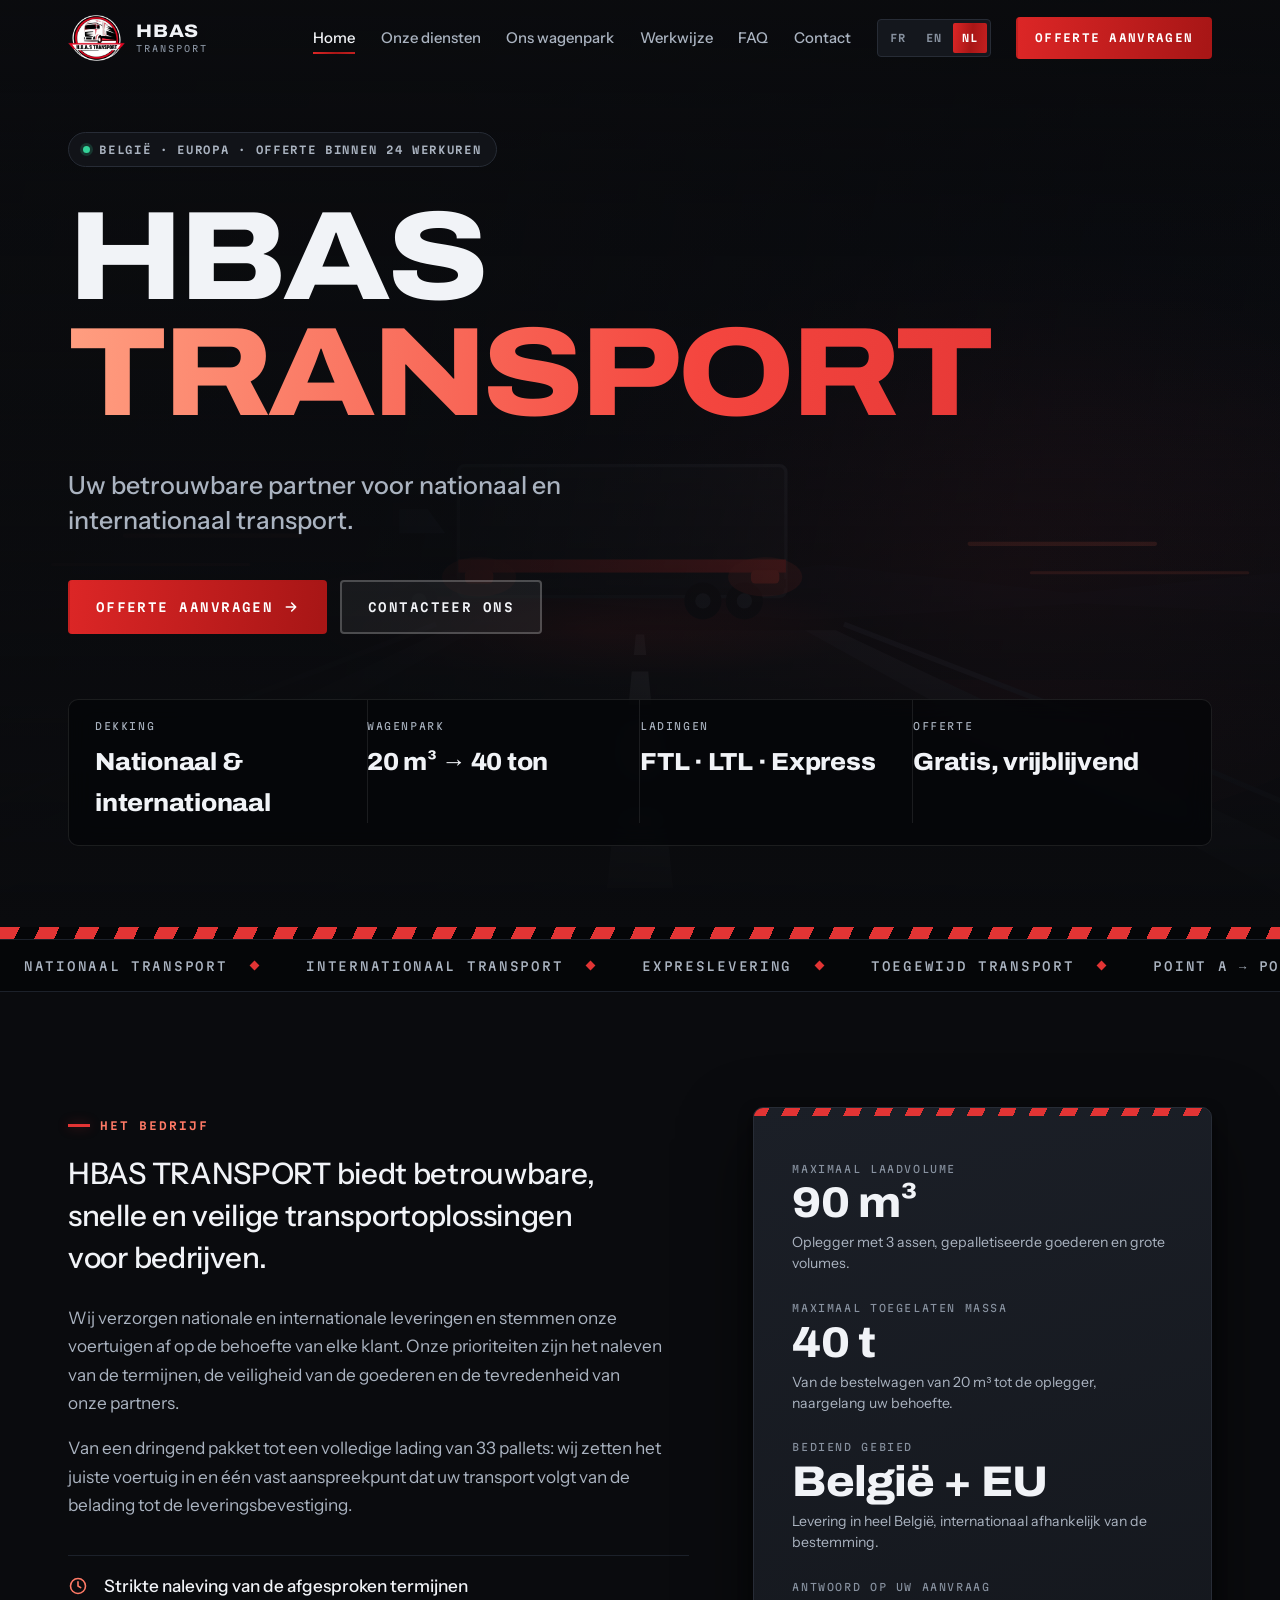
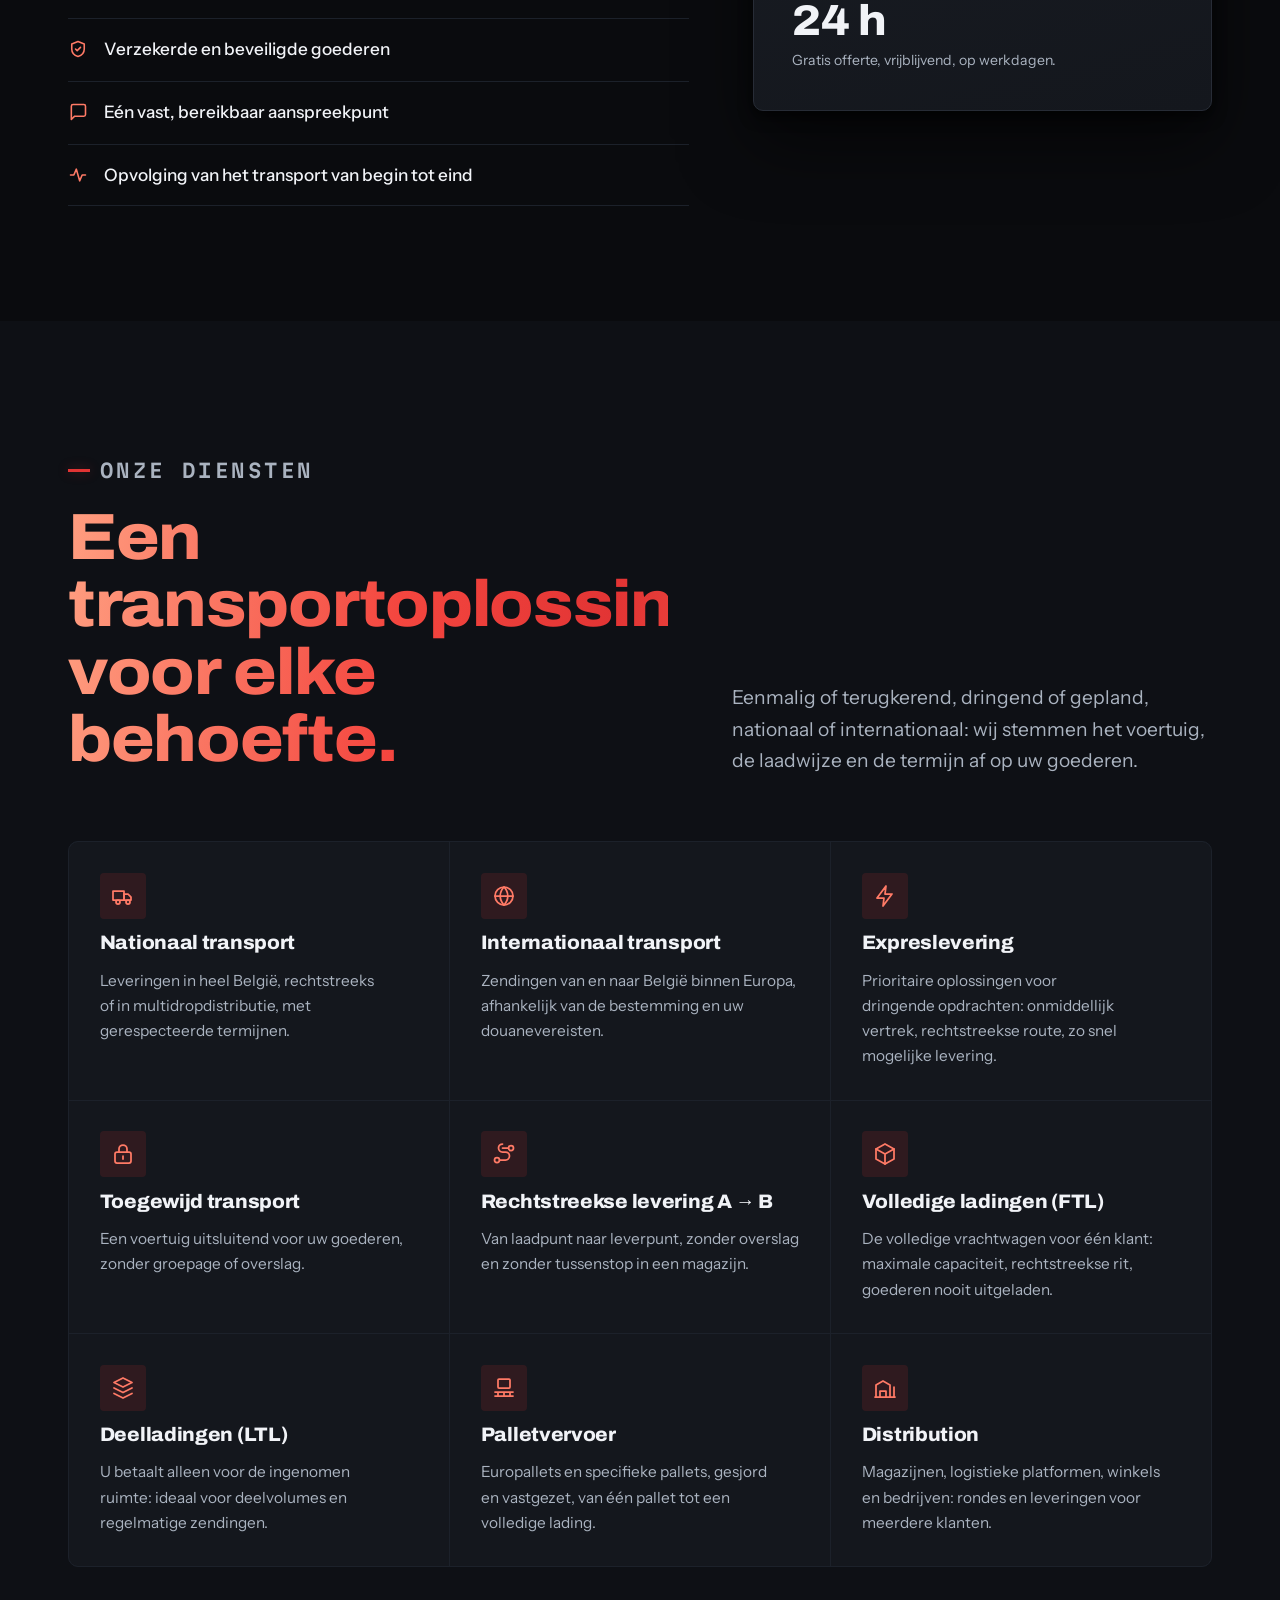
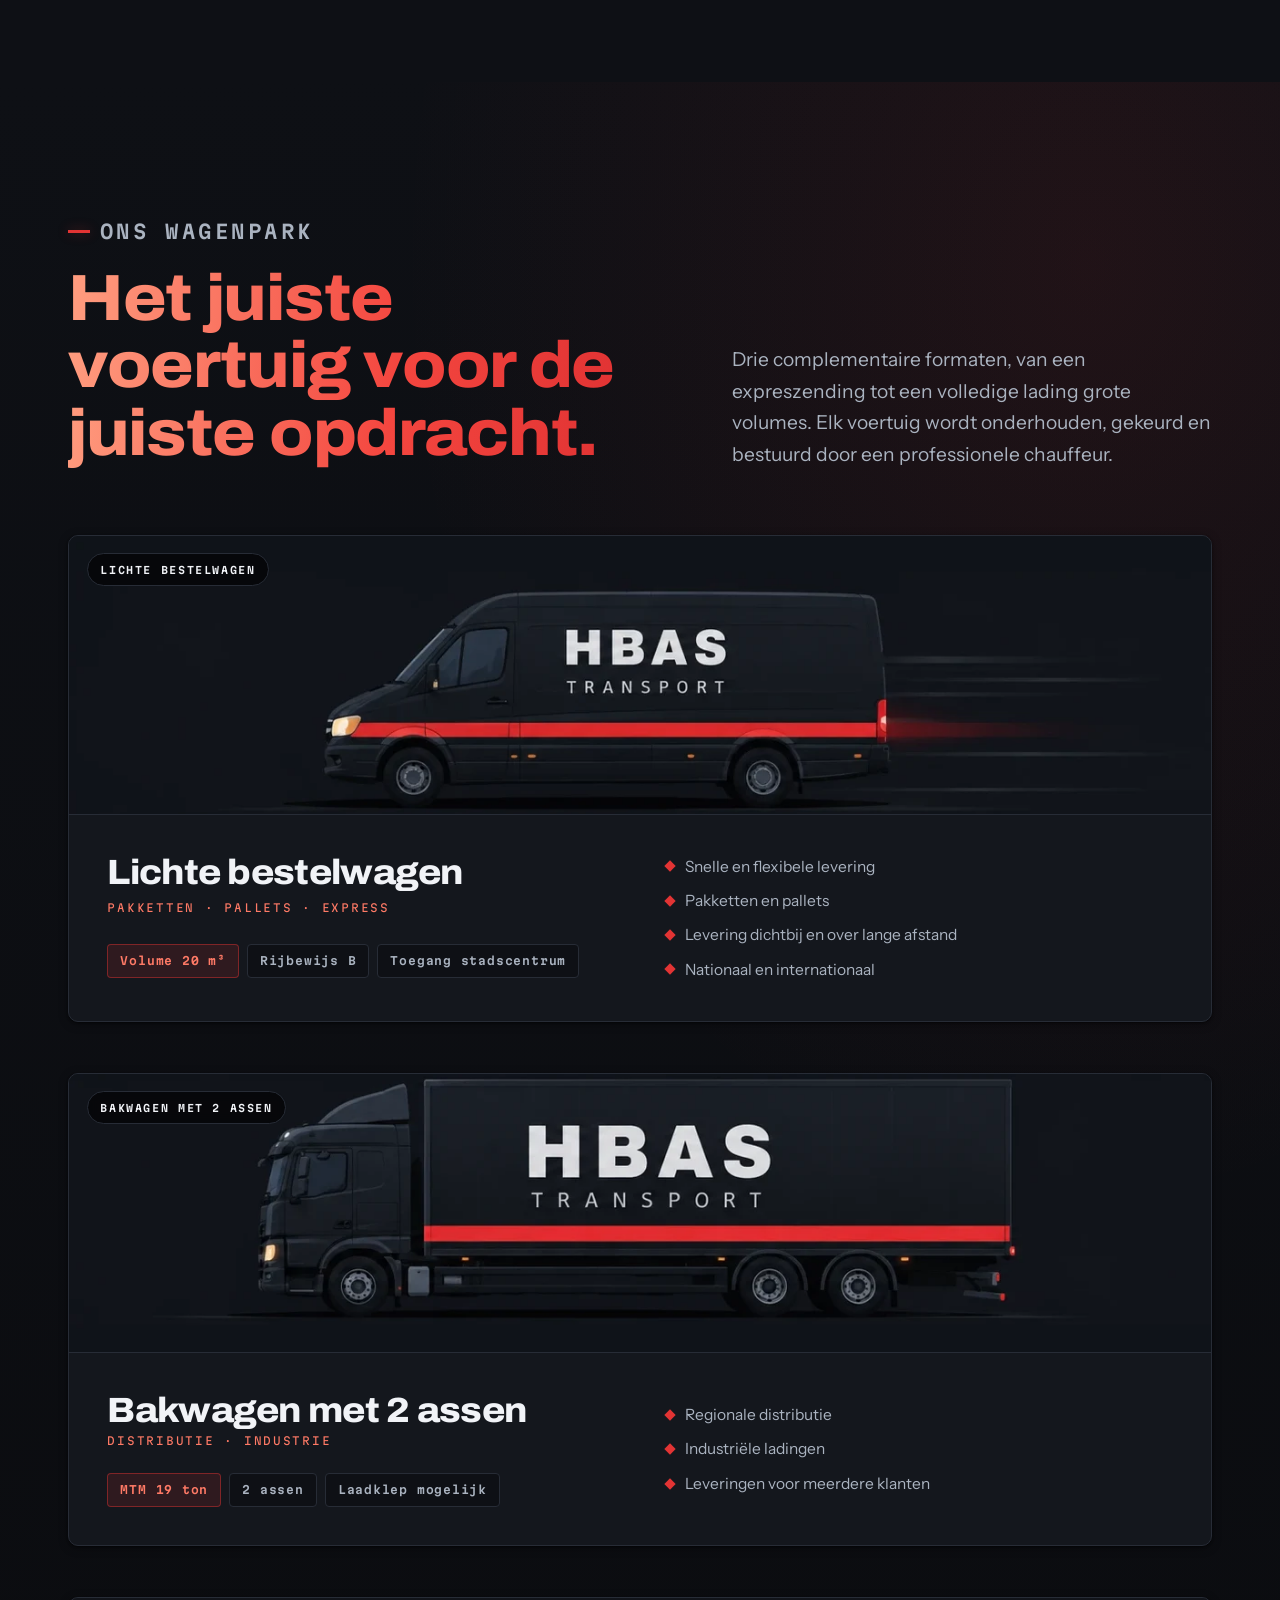
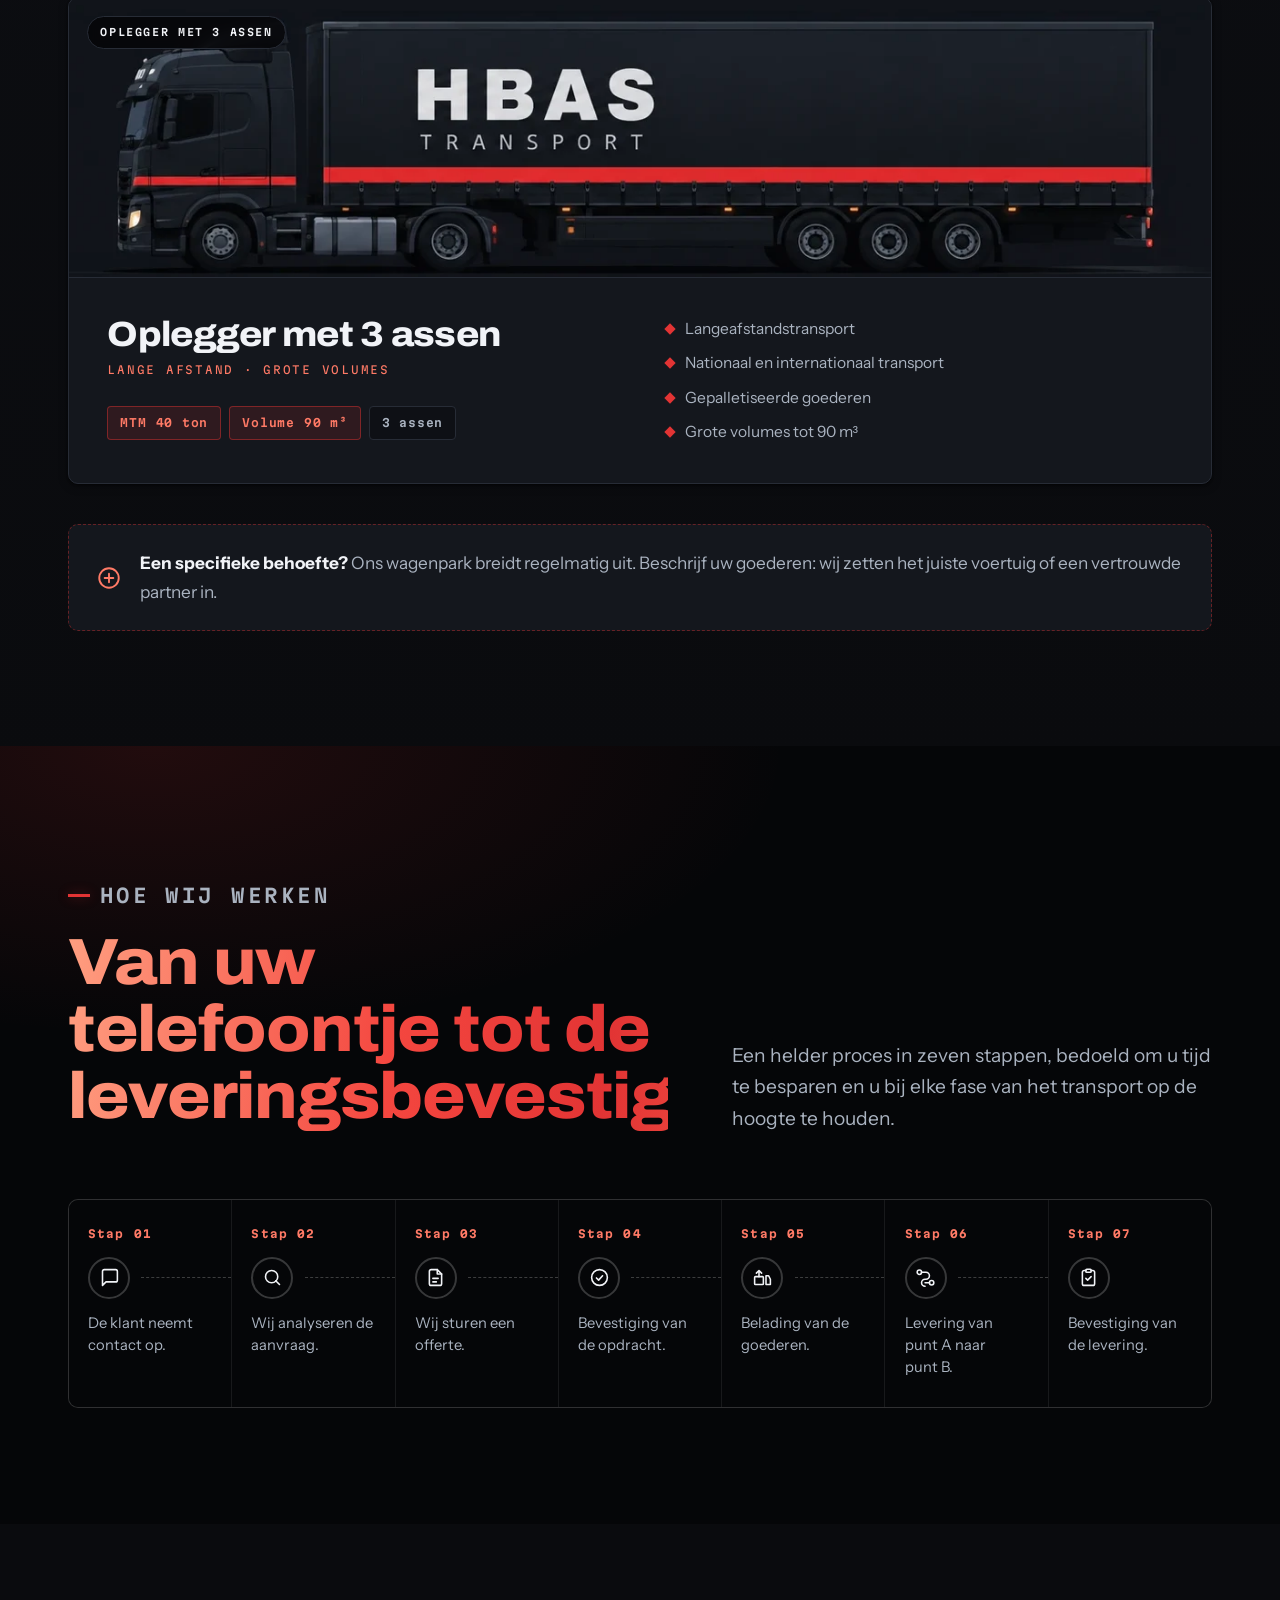
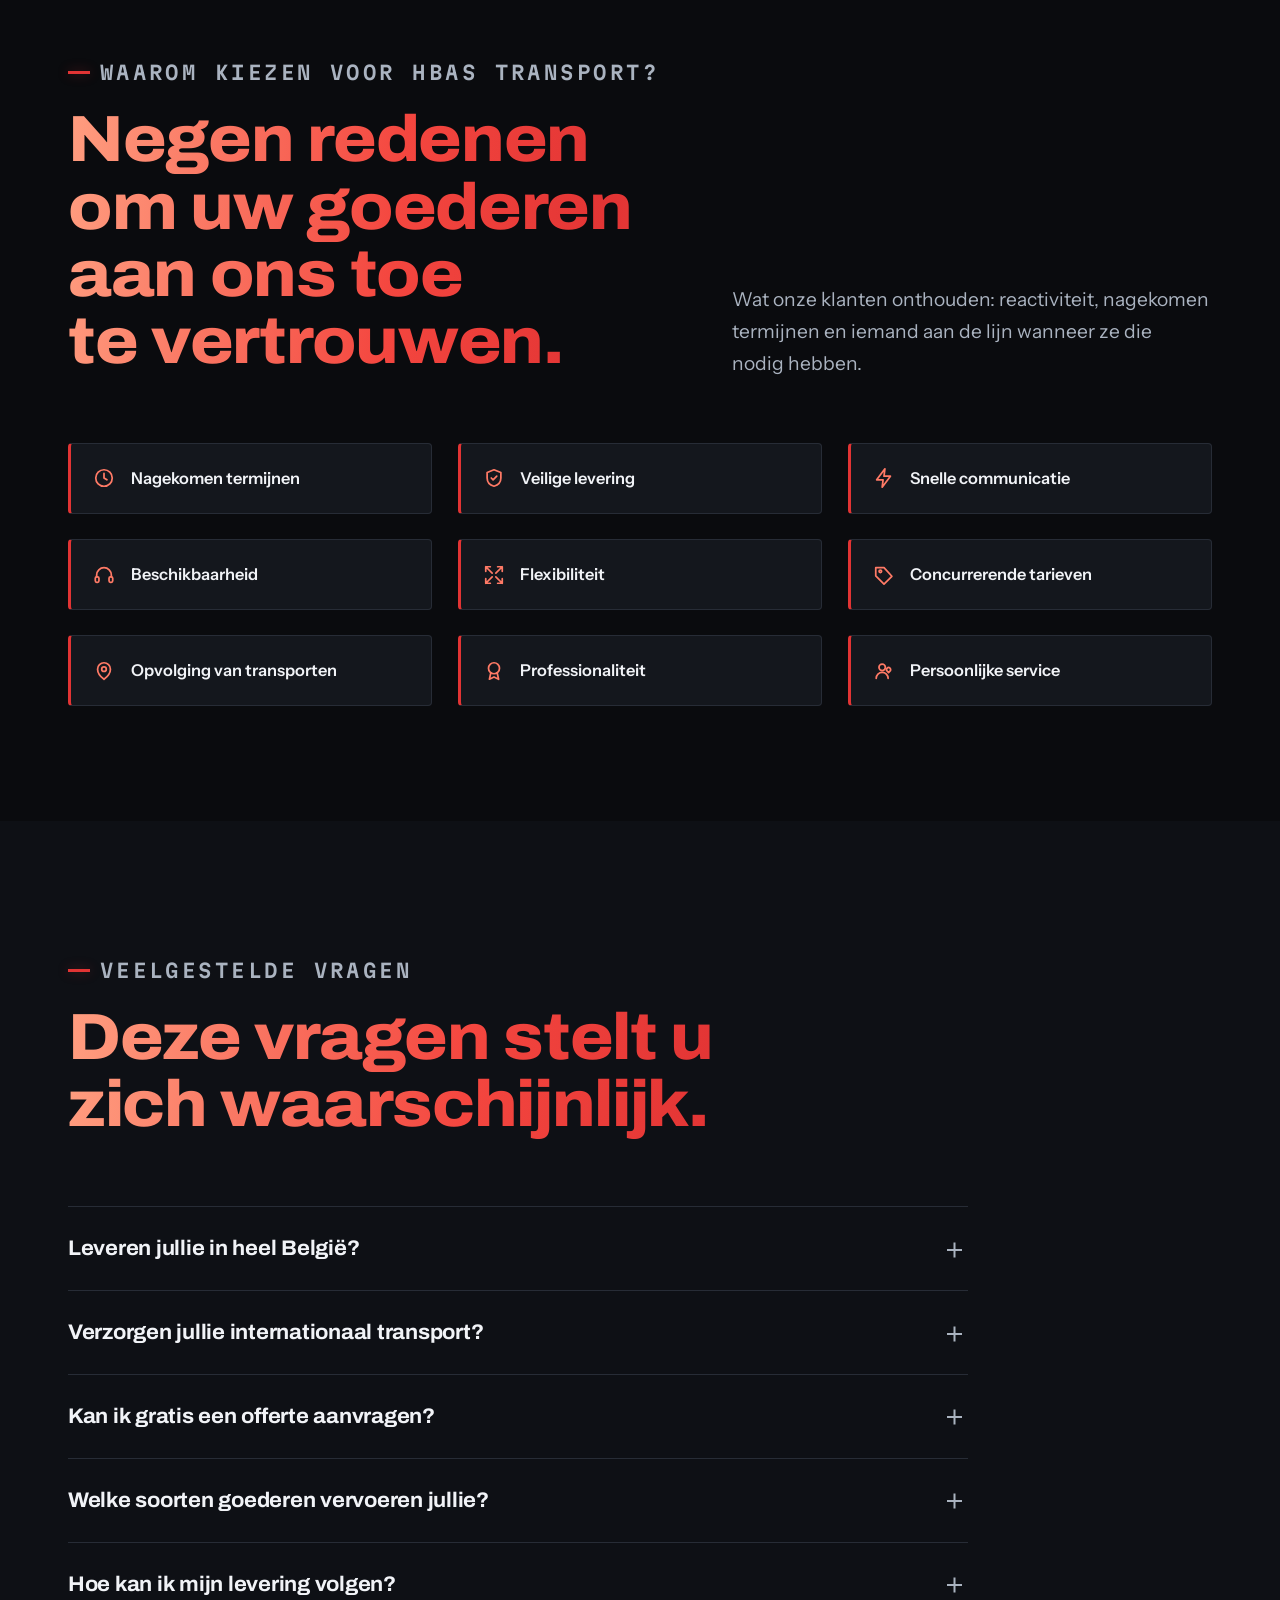
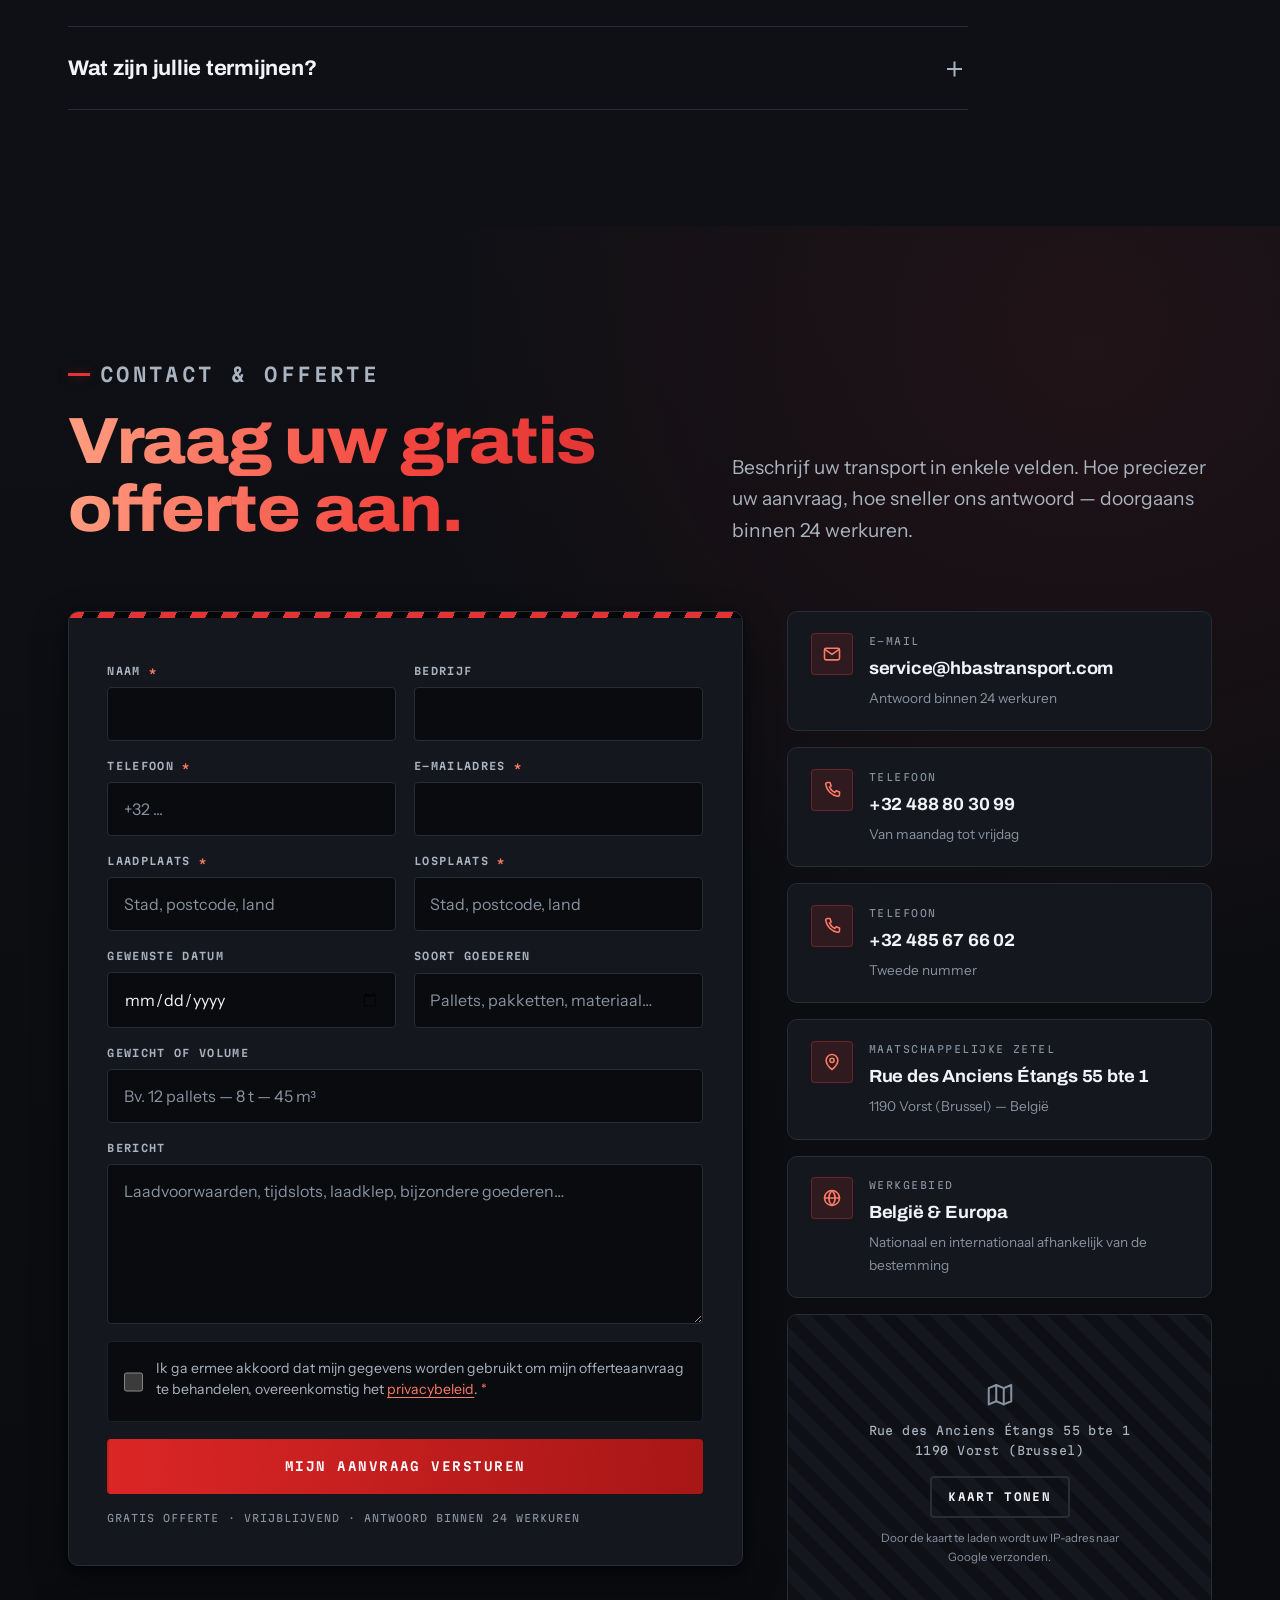
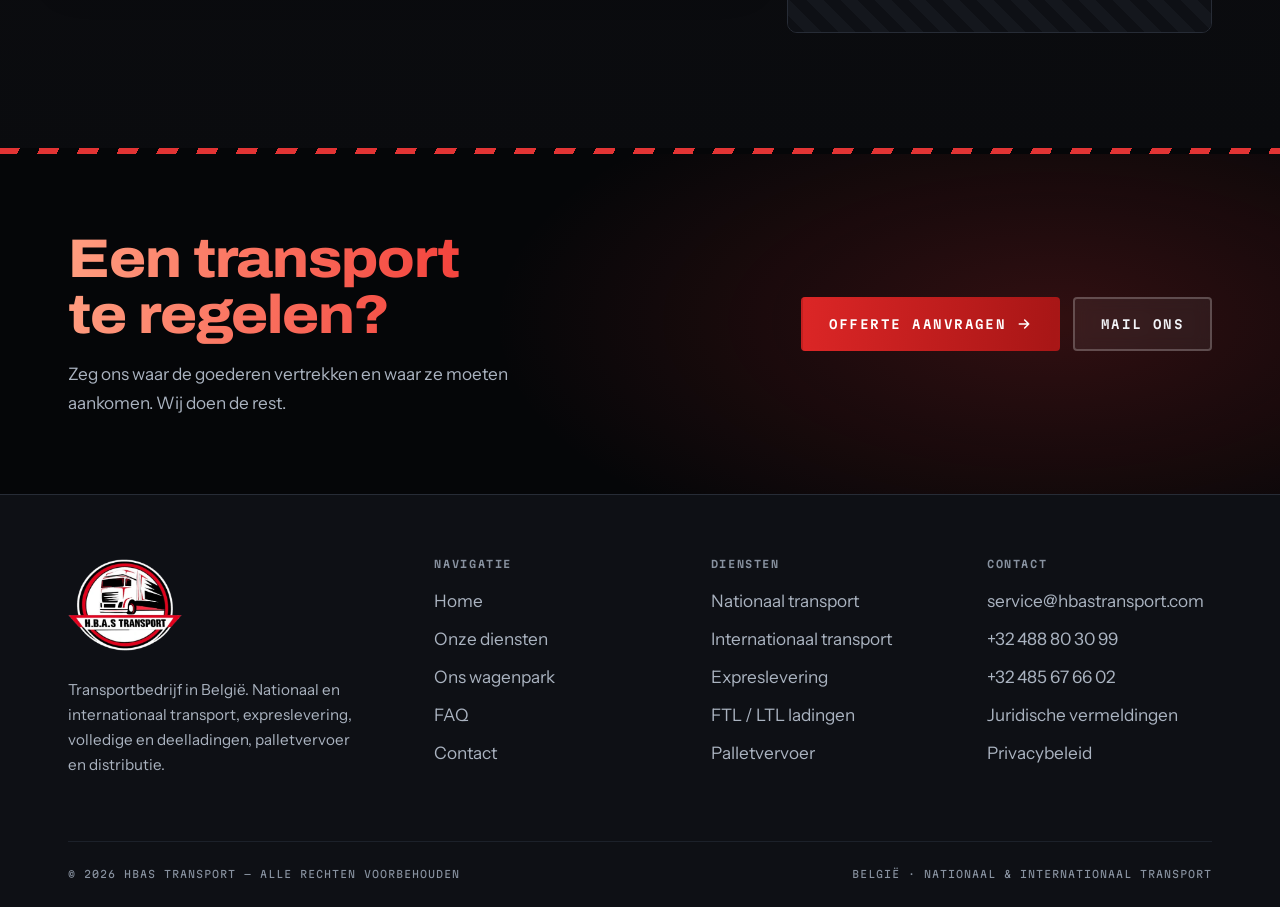
<file: nl/index.html>
<!DOCTYPE html>
<html lang="nl">
<head>
<meta charset="utf-8">
<meta name="viewport" content="width=device-width, initial-scale=1">

<title>HBAS TRANSPORT — Transportbedrijf in België | Nationaal &amp; internationaal</title>
<meta name="description" content="HBAS TRANSPORT: transportbedrijf in België. Nationaal en internationaal transport, expreslevering, volledige (FTL) en deelladingen (LTL), palletvervoer en rechtstreekse levering van punt A naar punt B. Gratis offerte, vrijblijvend.">
<meta name="keywords" content="transport België, nationaal transport, internationaal transport, exprestransport, palletlevering, oplegger, bakwagen 19 ton, bestelwagen 20 m3, transportbedrijf, transporteur België, logistiek, levering punt A naar punt B">
<meta name="author" content="HBAS TRANSPORT">
<meta name="robots" content="index, follow, max-image-preview:large">
<link rel="canonical" href="https://hbastransport.com/nl/">
<link rel="alternate" hreflang="fr" href="https://hbastransport.com/">
<link rel="alternate" hreflang="en" href="https://hbastransport.com/en/">
<link rel="alternate" hreflang="nl" href="https://hbastransport.com/nl/">
<link rel="alternate" hreflang="x-default" href="https://hbastransport.com/">

<!-- Open Graph / réseaux sociaux -->
<meta property="og:type" content="website">
<meta property="og:locale" content="nl_BE">
<meta property="og:site_name" content="HBAS TRANSPORT">
<meta property="og:title" content="HBAS TRANSPORT — Nationaal en internationaal transport">
<meta property="og:description" content="Uw betrouwbare partner voor nationaal en internationaal transport. Betrouwbare, snelle en veilige oplossingen voor bedrijven. Gratis offerte.">
<meta property="og:url" content="https://hbastransport.com/">
<meta property="og:image" content="https://hbastransport.com/assets/img/og-image.png">
<meta property="og:image:width" content="1200">
<meta property="og:image:height" content="630">
<meta property="og:image:alt" content="HBAS TRANSPORT — nationaal en internationaal transport">
<meta name="twitter:card" content="summary_large_image">
<meta name="twitter:title" content="HBAS TRANSPORT — Nationaal en internationaal transport">
<meta name="twitter:description" content="Uw betrouwbare partner voor nationaal en internationaal transport. Gratis offerte, vrijblijvend.">
<meta name="twitter:image" content="https://hbastransport.com/assets/img/og-image.png">
<meta name="theme-color" content="#0A0B0E">

<link rel="icon" href="../assets/img/favicon-32.png" sizes="32x32" type="image/png">
<link rel="icon" href="../assets/img/favicon-180.png" sizes="180x180" type="image/png">
<link rel="apple-touch-icon" href="../assets/img/apple-touch-icon.png">

<!-- Polices -->
<link rel="preload" as="font" type="font/woff2" href="../assets/fonts/archivo-latin.woff2" crossorigin>
<link rel="preload" as="font" type="font/woff2" href="../assets/fonts/instrument-sans-latin.woff2" crossorigin>
<link rel="stylesheet" href="../assets/css/fonts.css">

<link rel="preload" as="image" href="../assets/img/hero-poster.svg">
<link rel="stylesheet" href="../assets/css/styles.css">
<script src="../assets/js/main.js" defer></script>
</head>

<body>
<a class="skip-link" href="#main">Naar de inhoud</a>

<!-- =====================================================================
     EN-TÊTE
     ===================================================================== -->
<header class="site-header">
  <div class="shell">
    <a class="brand" href="#accueil" aria-label="HBAS TRANSPORT — terug naar de startpagina">
      <picture>
        <source srcset="../assets/img/logo.webp" type="image/webp">
        <img class="brand__mark" src="../assets/img/logo.png" width="360" height="291"
             alt="" decoding="async">
      </picture>
      <span class="brand__txt">
        <span class="brand__name">HBAS</span>
        <span class="brand__sub">Transport</span>
      </span>
    </a>

    <button class="nav-toggle" type="button" aria-expanded="false" aria-controls="nav" aria-label="Menu openen">
      <span></span>
    </button>

    <nav class="nav" id="nav" data-open="false" aria-label="Hoofdnavigatie">
      <ul class="nav__list">
        <li><a class="nav__link" data-spy href="#accueil">Home</a></li>
        <li><a class="nav__link" data-spy href="#services">Onze diensten</a></li>
        <li><a class="nav__link" data-spy href="#flotte">Ons wagenpark</a></li>
        <li><a class="nav__link" data-spy href="#processus">Werkwijze</a></li>
        <li><a class="nav__link" data-spy href="#faq">FAQ</a></li>
        <li><a class="nav__link" data-spy href="#contact">Contact</a></li>
      </ul>
      <div class="lang" role="group" aria-label="Taal van de site">
        <a href="/" hreflang="fr" lang="fr">FR</a>
        <a href="/en/" hreflang="en" lang="en">EN</a>
        <a href="/nl/" hreflang="nl" lang="nl" aria-current="true">NL</a>
      </div>
      <a class="btn btn--hi btn--sm" href="#contact">Offerte aanvragen</a>
    </nav>
  </div>
</header>

<main id="main">

<!-- =====================================================================
     HERO
     ===================================================================== -->
<section class="hero" id="accueil">
  <div class="hero__media">
    <!-- VISUEL DU BANDEAU ─────────────────────────────────────────────────
         L'image est une couche à part, TOUJOURS présente derrière la vidéo.
         Elle s'affiche instantanément, reste visible pendant le chargement,
         et prend le relais si la lecture échoue ou si le visiteur a demandé
         de réduire les animations (voir main.js).
         Elle ne peut pas être remplacée par l'attribut `poster` de la vidéo :
         masquer une vidéo illisible masquerait aussi son affiche.
         Pour changer de vidéo : remplacez assets/video/hero-camion.mp4. -->
    <img class="hero__still" src="../assets/img/hero-poster.svg" alt=""
         width="1600" height="900" fetchpriority="high" decoding="async">
    <video class="hero__video" autoplay muted loop playsinline preload="metadata"
           aria-hidden="true" tabindex="-1">
      <source src="../assets/video/hero-camion.mp4" type="video/mp4">
    </video>
  </div>
  <div class="hero__scrim" aria-hidden="true"></div>

  <div class="shell hero__inner">
    <p class="hero__tag" data-reveal><span class="dot"></span> België · Europa · Offerte binnen 24 werkuren</p>

    <h1 data-reveal style="--d:1">
      HBAS<br>
      <span class="l2 grad">TRANSPORT</span>
    </h1>

    <p class="hero__sub" data-reveal style="--d:2">
      Uw betrouwbare partner voor nationaal en internationaal transport.
    </p>

    <div class="hero__cta" data-reveal style="--d:3">
      <a class="btn btn--hi" href="#contact">
        Offerte aanvragen
        <svg class="arw" width="16" height="16" viewBox="0 0 24 24" fill="none" stroke="currentColor" stroke-width="2.4" stroke-linecap="round" stroke-linejoin="round" aria-hidden="true"><path d="M5 12h14M13 6l6 6-6 6"/></svg>
      </a>
      <a class="btn btn--light" href="#contact-coordonnees">Contacteer ons</a>
    </div>

    <dl class="hero__facts" data-stagger>
      <div data-reveal><dt>Dekking</dt><dd>Nationaal &amp; internationaal</dd></div>
      <div data-reveal><dt>Wagenpark</dt><dd>20 m³ → 40 ton</dd></div>
      <div data-reveal><dt>Ladingen</dt><dd>FTL · LTL · Express</dd></div>
      <div data-reveal><dt>Offerte</dt><dd>Gratis, vrijblijvend</dd></div>
    </dl>
  </div>
</section>

<div class="hazard" aria-hidden="true"></div>

<!-- Bandeau défilant -->
<div class="ticker" aria-hidden="true">
  <div class="ticker__track">
    <div class="ticker__group">
      <span>Nationaal transport</span><span>Internationaal transport</span><span>Expreslevering</span>
      <span>Toegewijd transport</span><span>Point A → Point B</span><span>Volledige ladingen FTL</span>
      <span>Deelladingen LTL</span><span>Palletvervoer</span><span>Distributie</span>
    </div>
    <div class="ticker__group">
      <span>Nationaal transport</span><span>Internationaal transport</span><span>Expreslevering</span>
      <span>Toegewijd transport</span><span>Point A → Point B</span><span>Volledige ladingen FTL</span>
      <span>Deelladingen LTL</span><span>Palletvervoer</span><span>Distributie</span>
    </div>
  </div>
</div>

<!-- =====================================================================
     PRÉSENTATION
     ===================================================================== -->
<section class="section" id="presentation">
  <div class="shell">
    <div class="intro">
      <div data-reveal="left">
        <p class="kicker">Het bedrijf</p>
        <p class="intro__lead">
          HBAS TRANSPORT biedt betrouwbare, snelle en veilige transportoplossingen
          voor bedrijven.
        </p>
        <div class="intro__body">
          <p>
            Wij verzorgen nationale en internationale leveringen en stemmen onze voertuigen af
            op de behoefte van elke klant. Onze prioriteiten zijn het naleven van de termijnen,
            de veiligheid van de goederen en de tevredenheid van onze partners.
          </p>
          <p>
            Van een dringend pakket tot een volledige lading van 33 pallets: wij zetten het juiste
            voertuig in en één vast aanspreekpunt dat uw transport volgt van de belading tot
            de leveringsbevestiging.
          </p>
        </div>

        <ul class="pillars" data-stagger>
          <li data-reveal>
            <svg viewBox="0 0 24 24" fill="none" stroke="currentColor" stroke-width="1.9" stroke-linecap="round" stroke-linejoin="round" aria-hidden="true"><circle cx="12" cy="12" r="9"/><path d="M12 7v5l3.2 2"/></svg>
            Strikte naleving van de afgesproken termijnen
          </li>
          <li data-reveal>
            <svg viewBox="0 0 24 24" fill="none" stroke="currentColor" stroke-width="1.9" stroke-linecap="round" stroke-linejoin="round" aria-hidden="true"><path d="M12 3l7.5 3v6c0 4.5-3 7.7-7.5 9-4.5-1.3-7.5-4.5-7.5-9V6z"/><path d="M9 12l2 2 4-4"/></svg>
            Verzekerde en beveiligde goederen
          </li>
          <li data-reveal>
            <svg viewBox="0 0 24 24" fill="none" stroke="currentColor" stroke-width="1.9" stroke-linecap="round" stroke-linejoin="round" aria-hidden="true"><path d="M21 15a2 2 0 0 1-2 2H8l-4 4V5a2 2 0 0 1 2-2h13a2 2 0 0 1 2 2z"/></svg>
            Eén vast, bereikbaar aanspreekpunt
          </li>
          <li data-reveal>
            <svg viewBox="0 0 24 24" fill="none" stroke="currentColor" stroke-width="1.9" stroke-linecap="round" stroke-linejoin="round" aria-hidden="true"><path d="M3 12h4l3-7 4 14 3-7h4"/></svg>
            Opvolging van het transport van begin tot eind
          </li>
        </ul>
      </div>

      <aside class="stats" data-reveal="right">
        <dl>
          <div>
            <dt>Maximaal laadvolume</dt>
            <dd>90 m³<small>Oplegger met 3 assen, gepalletiseerde goederen en grote volumes.</small></dd>
          </div>
          <div>
            <dt>Maximaal toegelaten massa</dt>
            <dd>40 t<small>Van de bestelwagen van 20 m³ tot de oplegger, naargelang uw behoefte.</small></dd>
          </div>
          <div>
            <dt>Bediend gebied</dt>
            <dd>België + EU<small>Levering in heel België, internationaal afhankelijk van de bestemming.</small></dd>
          </div>
          <div>
            <dt>Antwoord op uw aanvraag</dt>
            <dd>24 h<small>Gratis offerte, vrijblijvend, op werkdagen.</small></dd>
          </div>
        </dl>
      </aside>
    </div>
  </div>
</section>

<!-- =====================================================================
     SERVICES
     ===================================================================== -->
<section class="section section--paper2" id="services">
  <div class="shell">
    <div class="s-head s-head--split">
      <div data-reveal>
        <p class="kicker">Onze diensten</p>
        <h2 class="grad">Een transportoplossing voor elke behoefte.</h2>
      </div>
      <p data-reveal style="--d:1">
        Eenmalig of terugkerend, dringend of gepland, nationaal of
        internationaal: wij stemmen het voertuig, de laadwijze en
        de termijn af op uw goederen.
      </p>
    </div>

    <div class="svc-grid" data-stagger>

      <article class="svc" data-reveal>
        <span class="svc__ico"><svg viewBox="0 0 24 24" fill="none" stroke="currentColor" stroke-width="1.75" stroke-linecap="round" stroke-linejoin="round" aria-hidden="true"><path d="M2 7h11v9H2z"/><path d="M13 10h4l3 3.2V16h-7z"/><circle cx="7" cy="18" r="2"/><circle cx="17" cy="18" r="2"/></svg></span>
        <h3>Nationaal transport</h3>
        <p>Leveringen in heel België, rechtstreeks of in multidropdistributie, met gerespecteerde termijnen.</p>
      </article>

      <article class="svc" data-reveal>
        <span class="svc__ico"><svg viewBox="0 0 24 24" fill="none" stroke="currentColor" stroke-width="1.75" stroke-linecap="round" stroke-linejoin="round" aria-hidden="true"><circle cx="12" cy="12" r="9"/><path d="M3 12h18M12 3c2.5 2.6 3.8 5.7 3.8 9S14.5 18.4 12 21c-2.5-2.6-3.8-5.7-3.8-9S9.5 5.6 12 3z"/></svg></span>
        <h3>Internationaal transport</h3>
        <p>Zendingen van en naar België binnen Europa, afhankelijk van de bestemming en uw douanevereisten.</p>
      </article>

      <article class="svc" data-reveal>
        <span class="svc__ico"><svg viewBox="0 0 24 24" fill="none" stroke="currentColor" stroke-width="1.75" stroke-linecap="round" stroke-linejoin="round" aria-hidden="true"><path d="M13 2 4 14h7l-1 8 9-12h-7z"/></svg></span>
        <h3>Expreslevering</h3>
        <p>Prioritaire oplossingen voor dringende opdrachten: onmiddellijk vertrek, rechtstreekse route, zo snel mogelijke levering.</p>
      </article>

      <article class="svc" data-reveal>
        <span class="svc__ico"><svg viewBox="0 0 24 24" fill="none" stroke="currentColor" stroke-width="1.75" stroke-linecap="round" stroke-linejoin="round" aria-hidden="true"><rect x="4" y="10" width="16" height="11" rx="2"/><path d="M8 10V7a4 4 0 0 1 8 0v3"/><path d="M12 14v3"/></svg></span>
        <h3>Toegewijd transport</h3>
        <p>Een voertuig uitsluitend voor uw goederen, zonder groepage of overslag.</p>
      </article>

      <article class="svc" data-reveal>
        <span class="svc__ico"><svg viewBox="0 0 24 24" fill="none" stroke="currentColor" stroke-width="1.75" stroke-linecap="round" stroke-linejoin="round" aria-hidden="true"><circle cx="5" cy="18" r="2.5"/><circle cx="19" cy="6" r="2.5"/><path d="M7.5 18h6a4 4 0 0 0 0-8h-3a4 4 0 0 1 0-8"/><path d="M16.5 6h-6"/></svg></span>
        <h3>Rechtstreekse levering A → B</h3>
        <p>Van laadpunt naar leverpunt, zonder overslag en zonder tussenstop in een magazijn.</p>
      </article>

      <article class="svc" data-reveal>
        <span class="svc__ico"><svg viewBox="0 0 24 24" fill="none" stroke="currentColor" stroke-width="1.75" stroke-linecap="round" stroke-linejoin="round" aria-hidden="true"><path d="m12 2 9 5v10l-9 5-9-5V7z"/><path d="m3 7 9 5 9-5M12 12v10"/></svg></span>
        <h3>Volledige ladingen (FTL)</h3>
        <p>De volledige vrachtwagen voor één klant: maximale capaciteit, rechtstreekse rit, goederen nooit uitgeladen.</p>
      </article>

      <article class="svc" data-reveal>
        <span class="svc__ico"><svg viewBox="0 0 24 24" fill="none" stroke="currentColor" stroke-width="1.75" stroke-linecap="round" stroke-linejoin="round" aria-hidden="true"><path d="m12 2 9 4.5-9 4.5-9-4.5z"/><path d="m3 12 9 4.5 9-4.5M3 17.5 12 22l9-4.5"/></svg></span>
        <h3>Deelladingen (LTL)</h3>
        <p>U betaalt alleen voor de ingenomen ruimte: ideaal voor deelvolumes en regelmatige zendingen.</p>
      </article>

      <article class="svc" data-reveal>
        <span class="svc__ico"><svg viewBox="0 0 24 24" fill="none" stroke="currentColor" stroke-width="1.75" stroke-linecap="round" stroke-linejoin="round" aria-hidden="true"><rect x="6" y="3" width="12" height="9" rx="1"/><path d="M3 16h18M3 20h18M6 16v4M12 16v4M18 16v4"/></svg></span>
        <h3>Palletvervoer</h3>
        <p>Europallets en specifieke pallets, gesjord en vastgezet, van één pallet tot een volledige lading.</p>
      </article>

      <article class="svc" data-reveal>
        <span class="svc__ico"><svg viewBox="0 0 24 24" fill="none" stroke="currentColor" stroke-width="1.75" stroke-linecap="round" stroke-linejoin="round" aria-hidden="true"><path d="M3 21V9l7-4 7 4v12"/><path d="M21 21V11M7 21v-6h6v6"/><path d="M2 21h20"/></svg></span>
        <h3>Distribution</h3>
        <p>Magazijnen, logistieke platformen, winkels en bedrijven: rondes en leveringen voor meerdere klanten.</p>
      </article>

    </div>
  </div>
</section>

<!-- =====================================================================
     FLOTTE
     ===================================================================== -->
<section class="section section--cool" id="flotte">
  <div class="shell">
    <div class="s-head s-head--split">
      <div data-reveal>
        <p class="kicker">Ons wagenpark</p>
        <h2 class="grad">Het juiste voertuig voor de juiste opdracht.</h2>
      </div>
      <p data-reveal style="--d:1">
        Drie complementaire formaten, van een expreszending tot een volledige lading grote volumes.
        Elk voertuig wordt onderhouden, gekeurd en bestuurd door een professionele chauffeur.
      </p>
    </div>

    <div class="fleet">

      <article class="rig" data-reveal="zoom">
        <div class="rig__media">
          <span class="rig__badge">Lichte bestelwagen</span>
          <picture>
            <source srcset="../assets/img/vehicule-leger.webp" type="image/webp">
            <img src="../assets/img/vehicule-leger.jpg" width="1255" height="307"
                 loading="lazy" decoding="async"
                 alt="Lichte bestelwagen van 20 m³ in de kleuren van HBAS TRANSPORT, zijaanzicht, voor pakket- en palletlevering">
          </picture>
        </div>
        <div class="rig__body">
          <h3>Lichte bestelwagen</h3>
          <p class="rig__tag">Pakketten · Pallets · Express</p>
          <div class="rig__specs">
            <span class="is-key">Volume 20 m³</span>
            <span>Rijbewijs B</span>
            <span>Toegang stadscentrum</span>
          </div>
          <ul>
            <li>Snelle en flexibele levering</li>
            <li>Pakketten en pallets</li>
            <li>Levering dichtbij en over lange afstand</li>
            <li>Nationaal en internationaal</li>
          </ul>
        </div>
      </article>

      <article class="rig" data-reveal="zoom">
        <div class="rig__media">
          <span class="rig__badge">Bakwagen met 2 assen</span>
          <picture>
            <source srcset="../assets/img/porteur-19t.webp" type="image/webp">
            <img src="../assets/img/porteur-19t.jpg" width="1255" height="307"
                 loading="lazy" decoding="async"
                 alt="Bakwagen met 2 assen van 19 ton in de kleuren van HBAS TRANSPORT, zijaanzicht, voor regionale distributie">
          </picture>
        </div>
        <div class="rig__body">
          <h3>Bakwagen met 2 assen</h3>
          <p class="rig__tag">Distributie · Industrie</p>
          <div class="rig__specs">
            <span class="is-key">MTM 19 ton</span>
            <span>2 assen</span>
            <span>Laadklep mogelijk</span>
          </div>
          <ul>
            <li>Regionale distributie</li>
            <li>Industriële ladingen</li>
            <li>Leveringen voor meerdere klanten</li>
          </ul>
        </div>
      </article>

      <article class="rig" data-reveal="zoom">
        <div class="rig__media">
          <span class="rig__badge">Oplegger met 3 assen</span>
          <picture>
            <source srcset="../assets/img/semi-40t.webp" type="image/webp">
            <img src="../assets/img/semi-40t.jpg" width="1255" height="307"
                 loading="lazy" decoding="async"
                 alt="Oplegger met 3 assen van 40 ton in de kleuren van HBAS TRANSPORT, zijaanzicht, voor langeafstandstransport">
          </picture>
        </div>
        <div class="rig__body">
          <h3>Oplegger met 3 assen</h3>
          <p class="rig__tag">Lange afstand · Grote volumes</p>
          <div class="rig__specs">
            <span class="is-key">MTM 40 ton</span>
            <span class="is-key">Volume 90 m³</span>
            <span>3 assen</span>
          </div>
          <ul>
            <li>Langeafstandstransport</li>
            <li>Nationaal en internationaal transport</li>
            <li>Gepalletiseerde goederen</li>
            <li>Grote volumes tot 90 m³</li>
          </ul>
        </div>
      </article>

    </div>

    <p class="fleet__note" data-reveal>
      <svg viewBox="0 0 24 24" fill="none" stroke="currentColor" stroke-width="1.75" stroke-linecap="round" stroke-linejoin="round" aria-hidden="true"><circle cx="12" cy="12" r="9"/><path d="M12 8v8M8 12h8"/></svg>
      <span>
        <strong>Een specifieke behoefte?</strong> Ons wagenpark breidt regelmatig uit.
        Beschrijf uw goederen: wij zetten het juiste voertuig of een vertrouwde partner in.
      </span>
    </p>
  </div>
</section>

<!-- =====================================================================
     FONCTIONNEMENT — 7 ÉTAPES
     ===================================================================== -->
<section class="section section--ink" id="processus">
  <div class="shell">
    <div class="s-head s-head--split">
      <div data-reveal>
        <p class="kicker">Hoe wij werken</p>
        <h2 class="grad">Van uw telefoontje tot de leveringsbevestiging.</h2>
      </div>
      <p data-reveal style="--d:1">
        Een helder proces in zeven stappen, bedoeld om u tijd te besparen en u bij
        elke fase van het transport op de hoogte te houden.
      </p>
    </div>

    <div class="steps" data-stagger>

      <article class="step" data-reveal>
        <span class="step__n">Stap 01</span>
        <span class="step__row"><span class="step__ico"><svg viewBox="0 0 24 24" fill="none" stroke="currentColor" stroke-width="1.8" stroke-linecap="round" stroke-linejoin="round" aria-hidden="true"><path d="M21 15a2 2 0 0 1-2 2H8l-4 4V5a2 2 0 0 1 2-2h13a2 2 0 0 1 2 2z"/></svg></span><i class="step__line" aria-hidden="true"></i></span>
        <p>De klant neemt contact op.</p>
      </article>

      <article class="step" data-reveal>
        <span class="step__n">Stap 02</span>
        <span class="step__row"><span class="step__ico"><svg viewBox="0 0 24 24" fill="none" stroke="currentColor" stroke-width="1.8" stroke-linecap="round" stroke-linejoin="round" aria-hidden="true"><circle cx="11" cy="11" r="7"/><path d="m20 20-4.3-4.3"/></svg></span><i class="step__line" aria-hidden="true"></i></span>
        <p>Wij analyseren de aanvraag.</p>
      </article>

      <article class="step" data-reveal>
        <span class="step__n">Stap 03</span>
        <span class="step__row"><span class="step__ico"><svg viewBox="0 0 24 24" fill="none" stroke="currentColor" stroke-width="1.8" stroke-linecap="round" stroke-linejoin="round" aria-hidden="true"><path d="M14 3H7a2 2 0 0 0-2 2v14a2 2 0 0 0 2 2h10a2 2 0 0 0 2-2V8z"/><path d="M14 3v5h5M9 13h6M9 17h4"/></svg></span><i class="step__line" aria-hidden="true"></i></span>
        <p>Wij sturen een offerte.</p>
      </article>

      <article class="step" data-reveal>
        <span class="step__n">Stap 04</span>
        <span class="step__row"><span class="step__ico"><svg viewBox="0 0 24 24" fill="none" stroke="currentColor" stroke-width="1.8" stroke-linecap="round" stroke-linejoin="round" aria-hidden="true"><circle cx="12" cy="12" r="9"/><path d="m8.5 12.5 2.5 2.5 4.5-5"/></svg></span><i class="step__line" aria-hidden="true"></i></span>
        <p>Bevestiging van de opdracht.</p>
      </article>

      <article class="step" data-reveal>
        <span class="step__n">Stap 05</span>
        <span class="step__row"><span class="step__ico"><svg viewBox="0 0 24 24" fill="none" stroke="currentColor" stroke-width="1.8" stroke-linecap="round" stroke-linejoin="round" aria-hidden="true"><rect x="3" y="11" width="10" height="9" rx="1"/><path d="M8 11V4M5 7l3-3 3 3"/><path d="M16 20h5v-6l-2-4h-3z"/></svg></span><i class="step__line" aria-hidden="true"></i></span>
        <p>Belading van de goederen.</p>
      </article>

      <article class="step" data-reveal>
        <span class="step__n">Stap 06</span>
        <span class="step__row"><span class="step__ico"><svg viewBox="0 0 24 24" fill="none" stroke="currentColor" stroke-width="1.8" stroke-linecap="round" stroke-linejoin="round" aria-hidden="true"><circle cx="5" cy="6" r="2.5"/><circle cx="19" cy="18" r="2.5"/><path d="M7.5 6h5a4 4 0 0 1 0 8h-1a4 4 0 0 0 0 8"/><path d="M16.5 18h-5"/></svg></span><i class="step__line" aria-hidden="true"></i></span>
        <p>Levering van punt A naar punt B.</p>
      </article>

      <article class="step" data-reveal>
        <span class="step__n">Stap 07</span>
        <span class="step__row"><span class="step__ico"><svg viewBox="0 0 24 24" fill="none" stroke="currentColor" stroke-width="1.8" stroke-linecap="round" stroke-linejoin="round" aria-hidden="true"><path d="M9 4H7a2 2 0 0 0-2 2v13a2 2 0 0 0 2 2h10a2 2 0 0 0 2-2V6a2 2 0 0 0-2-2h-2"/><rect x="9" y="2.5" width="6" height="3.5" rx="1"/><path d="m9 13 2 2 4-4"/></svg></span><i class="step__line" aria-hidden="true"></i></span>
        <p>Bevestiging van de levering.</p>
      </article>

    </div>
  </div>
</section>

<!-- =====================================================================
     POURQUOI NOUS CHOISIR
     ===================================================================== -->
<section class="section" id="atouts">
  <div class="shell">
    <div class="s-head s-head--split">
      <div data-reveal>
        <p class="kicker">Waarom kiezen voor HBAS&nbsp;TRANSPORT?</p>
        <h2 class="grad">Negen redenen om uw goederen aan ons toe te vertrouwen.</h2>
      </div>
      <p data-reveal style="--d:1">
        Wat onze klanten onthouden: reactiviteit, nagekomen termijnen en iemand
        aan de lijn wanneer ze die nodig hebben.
      </p>
    </div>

    <div class="why-grid" data-stagger>
      <div class="why" data-reveal><svg viewBox="0 0 24 24" fill="none" stroke="currentColor" stroke-width="1.9" stroke-linecap="round" stroke-linejoin="round" aria-hidden="true"><circle cx="12" cy="12" r="9"/><path d="M12 7v5l3.2 2"/></svg> Nagekomen termijnen</div>
      <div class="why" data-reveal><svg viewBox="0 0 24 24" fill="none" stroke="currentColor" stroke-width="1.9" stroke-linecap="round" stroke-linejoin="round" aria-hidden="true"><path d="M12 3l7.5 3v6c0 4.5-3 7.7-7.5 9-4.5-1.3-7.5-4.5-7.5-9V6z"/><path d="M9 12l2 2 4-4"/></svg> Veilige levering</div>
      <div class="why" data-reveal><svg viewBox="0 0 24 24" fill="none" stroke="currentColor" stroke-width="1.9" stroke-linecap="round" stroke-linejoin="round" aria-hidden="true"><path d="m13 2-9 12h7l-1 8 9-12h-7z"/></svg> Snelle communicatie</div>
      <div class="why" data-reveal><svg viewBox="0 0 24 24" fill="none" stroke="currentColor" stroke-width="1.9" stroke-linecap="round" stroke-linejoin="round" aria-hidden="true"><path d="M4 14v-2a8 8 0 0 1 16 0v2"/><rect x="2.5" y="14" width="4" height="6" rx="1.6"/><rect x="17.5" y="14" width="4" height="6" rx="1.6"/></svg> Beschikbaarheid</div>
      <div class="why" data-reveal><svg viewBox="0 0 24 24" fill="none" stroke="currentColor" stroke-width="1.9" stroke-linecap="round" stroke-linejoin="round" aria-hidden="true"><path d="M16 3h5v5M21 3l-7 7M8 21H3v-5M3 21l7-7M16 21h5v-5M21 21l-7-7M8 3H3v5M3 3l7 7"/></svg> Flexibiliteit</div>
      <div class="why" data-reveal><svg viewBox="0 0 24 24" fill="none" stroke="currentColor" stroke-width="1.9" stroke-linecap="round" stroke-linejoin="round" aria-hidden="true"><path d="M20.6 13.4 12 22l-9-9V4h9z"/><circle cx="8" cy="8" r="1.4"/></svg> Concurrerende tarieven</div>
      <div class="why" data-reveal><svg viewBox="0 0 24 24" fill="none" stroke="currentColor" stroke-width="1.9" stroke-linecap="round" stroke-linejoin="round" aria-hidden="true"><path d="M12 21s7-5.2 7-11a7 7 0 1 0-14 0c0 5.8 7 11 7 11z"/><circle cx="12" cy="10" r="2.5"/></svg> Opvolging van transporten</div>
      <div class="why" data-reveal><svg viewBox="0 0 24 24" fill="none" stroke="currentColor" stroke-width="1.9" stroke-linecap="round" stroke-linejoin="round" aria-hidden="true"><circle cx="12" cy="9" r="6"/><path d="m8.5 14-1.5 7 5-2.5 5 2.5-1.5-7"/></svg> Professionaliteit</div>
      <div class="why" data-reveal><svg viewBox="0 0 24 24" fill="none" stroke="currentColor" stroke-width="1.9" stroke-linecap="round" stroke-linejoin="round" aria-hidden="true"><circle cx="10" cy="8" r="3.5"/><path d="M3.5 20a6.5 6.5 0 0 1 13 0"/><path d="M18.5 8.8c1 1 1 2.4 0 3.4l-1.5 1.5-1.5-1.5c-1-1-1-2.4 0-3.4s2 -1 3 0z"/></svg> Persoonlijke service</div>
    </div>
  </div>
</section>

<!-- =====================================================================
     FAQ
     ===================================================================== -->
<section class="section section--paper2" id="faq">
  <div class="shell">
    <div class="s-head" data-reveal>
      <p class="kicker">Veelgestelde vragen</p>
      <h2 class="grad">Deze vragen stelt u zich waarschijnlijk.</h2>
    </div>

    <div class="faq" data-stagger>

      <details data-reveal>
        <summary>Leveren jullie in heel België?</summary>
        <div class="faq__a"><p>Ja. Wij leveren in heel België: Vlaanderen, Wallonië en Brussel.</p></div>
      </details>

      <details data-reveal>
        <summary>Verzorgen jullie internationaal transport?</summary>
        <div class="faq__a"><p>Ja, afhankelijk van de bestemming. Bezorg ons de laad- en losplaats en wij bevestigen snel de haalbaarheid en de termijn.</p></div>
      </details>

      <details data-reveal>
        <summary>Kan ik gratis een offerte aanvragen?</summary>
        <div class="faq__a"><p>Ja, de offerte is gratis en vrijblijvend. Vul het formulier in of bel ons en wij komen met een helder voorstel.</p></div>
      </details>

      <details data-reveal>
        <summary>Welke soorten goederen vervoeren jullie?</summary>
        <div class="faq__a"><p>Pallets, algemene goederen, pakketten, industrieel materiaal en andere toegelaten goederen.</p></div>
      </details>

      <details data-reveal>
        <summary>Hoe kan ik mijn levering volgen?</summary>
        <div class="faq__a"><p>Wij houden onze klanten op de hoogte van de voortgang, van de belading tot de leveringsbevestiging.</p></div>
      </details>

      <details data-reveal>
        <summary>Wat zijn jullie termijnen?</summary>
        <div class="faq__a"><p>Die hangen af van de bestemming en de urgentie van de aanvraag. Voor dringende opdrachten laat onze expresdienst een vertrek op de kortst mogelijke termijn toe.</p></div>
      </details>

    </div>
  </div>
</section>

<!-- =====================================================================
     CONTACT
     ===================================================================== -->
<section class="section section--cool" id="contact">
  <div class="shell">
    <div class="s-head s-head--split">
      <div data-reveal>
        <p class="kicker">Contact &amp; offerte</p>
        <h2 class="grad">Vraag uw gratis offerte aan.</h2>
      </div>
      <p data-reveal style="--d:1">
        Beschrijf uw transport in enkele velden. Hoe preciezer uw aanvraag,
        hoe sneller ons antwoord — doorgaans binnen 24 werkuren.
      </p>
    </div>

    <div class="contact-grid">

      <!-- Formulaire -->
      <div class="form-card" data-reveal="left">
        <form id="devis-form" novalidate>
          <div class="form-grid">

            <div class="field">
              <label for="nom">Naam <span class="req" aria-hidden="true">*</span></label>
              <input type="text" id="nom" name="nom" autocomplete="name" required>
              <span class="err"></span>
            </div>

            <div class="field">
              <label for="societe">Bedrijf</label>
              <input type="text" id="societe" name="societe" autocomplete="organization">
              <span class="err"></span>
            </div>

            <div class="field">
              <label for="telephone">Telefoon <span class="req" aria-hidden="true">*</span></label>
              <input type="tel" id="telephone" name="telephone" autocomplete="tel" placeholder="+32 ..." required>
              <span class="err"></span>
            </div>

            <div class="field">
              <label for="email">E-mailadres <span class="req" aria-hidden="true">*</span></label>
              <input type="email" id="email" name="email" autocomplete="email" required>
              <span class="err"></span>
            </div>

            <div class="field">
              <label for="chargement">Laadplaats <span class="req" aria-hidden="true">*</span></label>
              <input type="text" id="chargement" name="chargement" placeholder="Stad, postcode, land" required>
              <span class="err"></span>
            </div>

            <div class="field">
              <label for="livraison">Losplaats <span class="req" aria-hidden="true">*</span></label>
              <input type="text" id="livraison" name="livraison" placeholder="Stad, postcode, land" required>
              <span class="err"></span>
            </div>

            <div class="field">
              <label for="date">Gewenste datum</label>
              <input type="date" id="date" name="date">
              <span class="err"></span>
            </div>

            <div class="field">
              <label for="marchandise">Soort goederen</label>
              <input type="text" id="marchandise" name="marchandise" placeholder="Pallets, pakketten, materiaal…">
              <span class="err"></span>
            </div>

            <div class="field field--full">
              <label for="poids">Gewicht of volume</label>
              <input type="text" id="poids" name="poids" placeholder="Bv. 12 pallets — 8 t — 45 m³">
              <span class="err"></span>
            </div>

            <div class="field field--full">
              <label for="message">Bericht</label>
              <textarea id="message" name="message" rows="5" placeholder="Laadvoorwaarden, tijdslots, laadklep, bijzondere goederen…"></textarea>
              <span class="err"></span>
            </div>

            <!-- Anti-spam : champ invisible, doit rester vide -->
            <div class="hp" aria-hidden="true">
              <label for="website">Niet invullen</label>
              <input type="text" id="website" name="website" tabindex="-1" autocomplete="off">
            </div>

            <div class="field consent">
              <input type="checkbox" id="consent" name="consent" required>
              <label for="consent" style="font-family:inherit;font-size:inherit;letter-spacing:0;text-transform:none;color:inherit;font-weight:400">
                Ik ga ermee akkoord dat mijn gegevens worden gebruikt om mijn offerteaanvraag te
                behandelen, overeenkomstig het <a href="privacybeleid.html">privacybeleid</a>.
                <span class="req" aria-hidden="true">*</span>
              </label>
              <span class="err"></span>
            </div>

            <div class="form-status" id="form-status"></div>

            <div class="field--full">
              <button class="btn btn--hi btn--block" type="submit" id="form-submit">Mijn aanvraag versturen</button>
              <p class="form-note">Gratis offerte · Vrijblijvend · Antwoord binnen 24 werkuren</p>
            </div>

          </div>
        </form>
      </div>

      <!-- Coordonnées -->
      <div class="coords" id="contact-coordonnees" data-reveal="right">

        <a class="coord" href="mailto:service@hbastransport.com">
          <span class="coord__ico"><svg viewBox="0 0 24 24" fill="none" stroke="currentColor" stroke-width="1.9" stroke-linecap="round" stroke-linejoin="round" aria-hidden="true"><rect x="3" y="5" width="18" height="14" rx="2"/><path d="m3.5 6.5 8.5 6 8.5-6"/></svg></span>
          <dl><dt>E-mail</dt><dd>service@hbastransport.com<small>Antwoord binnen 24 werkuren</small></dd></dl>
        </a>

        <a class="coord" href="tel:+32488803099">
          <span class="coord__ico"><svg viewBox="0 0 24 24" fill="none" stroke="currentColor" stroke-width="1.9" stroke-linecap="round" stroke-linejoin="round" aria-hidden="true"><path d="M6.5 3h3l1.5 4-2 1.5a13 13 0 0 0 6.5 6.5l1.5-2 4 1.5v3a2 2 0 0 1-2.2 2A17 17 0 0 1 4.5 5.2 2 2 0 0 1 6.5 3z"/></svg></span>
          <dl><dt>Telefoon</dt><dd>+32 488 80 30 99<small>Van maandag tot vrijdag</small></dd></dl>
        </a>

        <a class="coord" href="tel:+32485676602">
          <span class="coord__ico"><svg viewBox="0 0 24 24" fill="none" stroke="currentColor" stroke-width="1.9" stroke-linecap="round" stroke-linejoin="round" aria-hidden="true"><path d="M6.5 3h3l1.5 4-2 1.5a13 13 0 0 0 6.5 6.5l1.5-2 4 1.5v3a2 2 0 0 1-2.2 2A17 17 0 0 1 4.5 5.2 2 2 0 0 1 6.5 3z"/></svg></span>
          <dl><dt>Telefoon</dt><dd>+32 485 67 66 02<small>Tweede nummer</small></dd></dl>
        </a>

        <div class="coord">
          <span class="coord__ico"><svg viewBox="0 0 24 24" fill="none" stroke="currentColor" stroke-width="1.9" stroke-linecap="round" stroke-linejoin="round" aria-hidden="true"><path d="M12 21s7-5.2 7-11a7 7 0 1 0-14 0c0 5.8 7 11 7 11z"/><circle cx="12" cy="10" r="2.5"/></svg></span>
          <dl><dt>Maatschappelijke zetel</dt><dd>Rue des Anciens Étangs 55 bte 1<small>1190 Vorst (Brussel) — België</small></dd></dl>
        </div>

        <div class="coord">
          <span class="coord__ico"><svg viewBox="0 0 24 24" fill="none" stroke="currentColor" stroke-width="1.9" stroke-linecap="round" stroke-linejoin="round" aria-hidden="true"><circle cx="12" cy="12" r="9"/><path d="M3 12h18M12 3c2.5 2.6 3.8 5.7 3.8 9S14.5 18.4 12 21c-2.5-2.6-3.8-5.7-3.8-9S9.5 5.6 12 3z"/></svg></span>
          <dl><dt>Werkgebied</dt><dd>België &amp; Europa<small>Nationaal en internationaal afhankelijk van de bestemming</small></dd></dl>
        </div>

        <!-- Carte en chargement au clic : l'iframe Google n'est injectée que si
             le visiteur la demande. Sans cela, Google déposerait des cookies dès
             l'arrivée sur la page, ce qui imposerait une bannière de consentement. -->
        <div class="map">
          <div class="map__ph">
            <svg viewBox="0 0 24 24" fill="none" stroke="currentColor" stroke-width="1.6" stroke-linecap="round" stroke-linejoin="round" aria-hidden="true"><path d="m9 4-6 2.5v13L9 17l6 2.5 6-2.5v-13L15 6.5z"/><path d="M9 4v13M15 6.5v13"/></svg>
            <span>Rue des Anciens Étangs 55 bte 1<br>1190 Vorst (Brussel)</span>
            <button class="btn btn--ghost btn--sm" type="button" id="map-load"
                    data-src="https://www.google.com/maps?q=Rue+des+Anciens+Etangs+55,+1190+Forest,+Belgique&amp;output=embed">
              Kaart tonen
            </button>
            <small class="map__note">Door de kaart te laden wordt uw IP-adres naar Google verzonden.</small>
          </div>
        </div>

      </div>
    </div>
  </div>
</section>

<!-- =====================================================================
     APPEL À L'ACTION FINAL
     ===================================================================== -->
<section class="cta-band">
  <div class="hazard hazard--thin" aria-hidden="true"></div>
  <div class="shell cta-band__inner">
    <div data-reveal="left">
      <h2 class="grad">Een transport te regelen?</h2>
      <p>Zeg ons waar de goederen vertrekken en waar ze moeten aankomen. Wij doen de rest.</p>
    </div>
    <div class="hero__cta" data-reveal="right">
      <a class="btn btn--hi" href="#contact">
        Offerte aanvragen
        <svg class="arw" width="16" height="16" viewBox="0 0 24 24" fill="none" stroke="currentColor" stroke-width="2.4" stroke-linecap="round" stroke-linejoin="round" aria-hidden="true"><path d="M5 12h14M13 6l6 6-6 6"/></svg>
      </a>
      <a class="btn btn--light" href="mailto:service@hbastransport.com">Mail ons</a>
    </div>
  </div>
</section>

</main>

<!-- =====================================================================
     PIED DE PAGE
     ===================================================================== -->
<footer class="site-footer">
  <div class="shell">
    <div class="footer-grid">

      <div class="footer__about">
        <a class="brand" href="#accueil" aria-label="HBAS TRANSPORT — terug naar de startpagina">
          <picture>
        <source srcset="../assets/img/logo.webp" type="image/webp">
        <img class="brand__mark" src="../assets/img/logo.png" width="360" height="291"
             alt="" decoding="async">
      </picture>
          <span class="brand__txt">
            <span class="brand__name">HBAS</span>
            <span class="brand__sub">Transport</span>
          </span>
        </a>
        <p>
          Transportbedrijf in België. Nationaal en internationaal transport,
          expreslevering, volledige en deelladingen, palletvervoer en
          distributie.
        </p>
      </div>

      <nav aria-label="Sitenavigatie">
        <h3>Navigatie</h3>
        <ul>
          <li><a href="#accueil">Home</a></li>
          <li><a href="#services">Onze diensten</a></li>
          <li><a href="#flotte">Ons wagenpark</a></li>
          <li><a href="#faq">FAQ</a></li>
          <li><a href="#contact">Contact</a></li>
        </ul>
      </nav>

      <nav aria-label="Onze diensten">
        <h3>Diensten</h3>
        <ul>
          <li><a href="#services">Nationaal transport</a></li>
          <li><a href="#services">Internationaal transport</a></li>
          <li><a href="#services">Expreslevering</a></li>
          <li><a href="#services">FTL / LTL ladingen</a></li>
          <li><a href="#services">Palletvervoer</a></li>
        </ul>
      </nav>

      <div>
        <h3>Contact</h3>
        <ul>
          <li><a href="mailto:service@hbastransport.com">service@hbastransport.com</a></li>
          <li><a href="tel:+32488803099">+32 488 80 30 99</a></li>
          <li><a href="tel:+32485676602">+32 485 67 66 02</a></li>
          <li><a href="juridische-vermeldingen.html">Juridische vermeldingen</a></li>
          <li><a href="privacybeleid.html">Privacybeleid</a></li>
        </ul>
      </div>

    </div>

    <div class="footer-bottom">
      <span>© <span data-year>2026</span> HBAS TRANSPORT — Alle rechten voorbehouden</span>
      <span>België · Nationaal &amp; internationaal transport</span>
    </div>
  </div>
</footer>

<button class="to-top" type="button" aria-label="Terug naar boven">
  <svg viewBox="0 0 24 24" fill="none" stroke="currentColor" stroke-width="2.4" stroke-linecap="round" stroke-linejoin="round" aria-hidden="true"><path d="M12 19V5M6 11l6-6 6 6"/></svg>
</button>

<!-- =====================================================================
     DONNÉES STRUCTURÉES (SEO)
     ===================================================================== -->
<script type="application/ld+json">
{
  "@context": "https://schema.org",
  "@graph": [
    {
      "@type": ["MovingCompany", "LocalBusiness"],
      "@id": "https://hbastransport.com/#entreprise",
      "name": "HBAS TRANSPORT",
      "description": "Transportbedrijf in België: nationaal en internationaal transport, expreslevering, volledige (FTL) en deelladingen (LTL), palletvervoer, rechtstreekse levering van punt A naar punt B en distributie naar magazijnen, logistieke platformen, winkels en bedrijven.",
      "url": "https://hbastransport.com/",
      "image": "https://hbastransport.com/assets/img/og-image.png",
      "email": "service@hbastransport.com",
      "telephone": ["+32488803099", "+32485676602"],
      "priceRange": "$$",
      "address": {
        "@type": "PostalAddress",
        "streetAddress": "Rue des Anciens Étangs 55 bte 1",
        "postalCode": "1190",
        "addressLocality": "Bruxelles",
        "addressRegion": "Région de Bruxelles-Capitale",
        "addressCountry": "BE"
      },
      "areaServed": [
        { "@type": "Country", "name": "België" },
        { "@type": "Place", "name": "Europe" }
      ],
      "knowsLanguage": ["fr", "nl", "en"],
      "hasOfferCatalog": {
        "@type": "OfferCatalog",
        "name": "Transportdiensten",
        "itemListElement": [
          { "@type": "Offer", "itemOffered": { "@type": "Service", "name": "Nationaal transport" } },
          { "@type": "Offer", "itemOffered": { "@type": "Service", "name": "Internationaal transport" } },
          { "@type": "Offer", "itemOffered": { "@type": "Service", "name": "Expreslevering" } },
          { "@type": "Offer", "itemOffered": { "@type": "Service", "name": "Toegewijd transport" } },
          { "@type": "Offer", "itemOffered": { "@type": "Service", "name": "Rechtstreekse levering van punt A naar punt B" } },
          { "@type": "Offer", "itemOffered": { "@type": "Service", "name": "Volledige ladingen (FTL)" } },
          { "@type": "Offer", "itemOffered": { "@type": "Service", "name": "Deelladingen (LTL)" } },
          { "@type": "Offer", "itemOffered": { "@type": "Service", "name": "Palletvervoer" } },
          { "@type": "Offer", "itemOffered": { "@type": "Service", "name": "Distributie naar magazijnen, logistieke platformen, winkels en bedrijven" } }
        ]
      }
    },
    {
      "@type": "WebSite",
      "@id": "https://hbastransport.com/#site",
      "url": "https://hbastransport.com/",
      "name": "HBAS TRANSPORT",
      "inLanguage": "nl-BE",
      "publisher": { "@id": "https://hbastransport.com/#entreprise" }
    },
    {
      "@type": "FAQPage",
      "@id": "https://hbastransport.com/#faq",
      "mainEntity": [
        {
          "@type": "Question",
          "name": "Leveren jullie in heel België?",
          "acceptedAnswer": { "@type": "Answer", "text": "Ja. Wij leveren in heel België: Vlaanderen, Wallonië en Brussel." }
        },
        {
          "@type": "Question",
          "name": "Verzorgen jullie internationaal transport?",
          "acceptedAnswer": { "@type": "Answer", "text": "Ja, afhankelijk van de bestemming. Bezorg ons de laad- en losplaats en wij bevestigen snel de haalbaarheid en de termijn." }
        },
        {
          "@type": "Question",
          "name": "Kan ik gratis een offerte aanvragen?",
          "acceptedAnswer": { "@type": "Answer", "text": "Ja, de offerte is gratis en vrijblijvend." }
        },
        {
          "@type": "Question",
          "name": "Welke soorten goederen vervoeren jullie?",
          "acceptedAnswer": { "@type": "Answer", "text": "Pallets, algemene goederen, pakketten, industrieel materiaal en andere toegelaten goederen." }
        },
        {
          "@type": "Question",
          "name": "Hoe kan ik mijn levering volgen?",
          "acceptedAnswer": { "@type": "Answer", "text": "Wij houden onze klanten op de hoogte van de voortgang, van de belading tot de leveringsbevestiging." }
        },
        {
          "@type": "Question",
          "name": "Wat zijn jullie termijnen?",
          "acceptedAnswer": { "@type": "Answer", "text": "Die hangen af van de bestemming en de urgentie van de aanvraag. Voor dringende opdrachten laat onze expresdienst een vertrek op de kortst mogelijke termijn toe." }
        }
      ]
    }
  ]
}
</script>

</body>
</html>
</file>
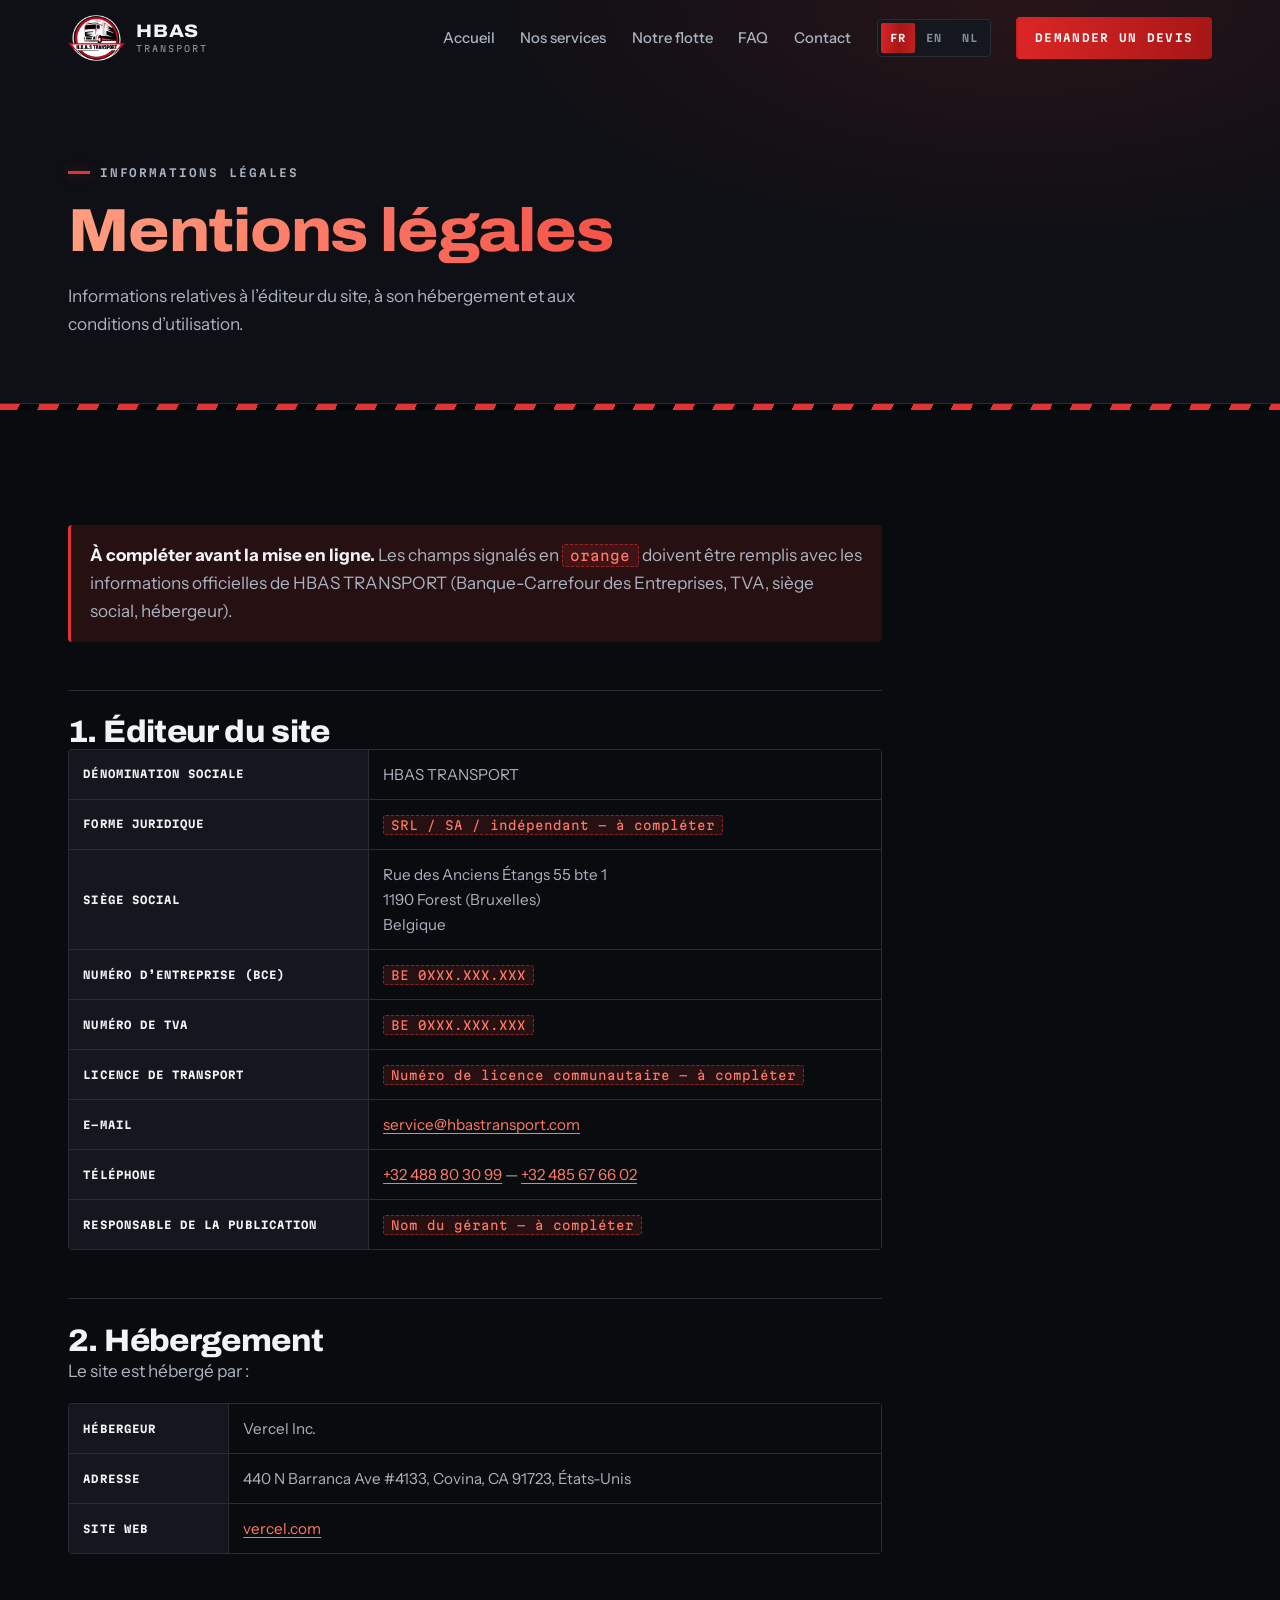
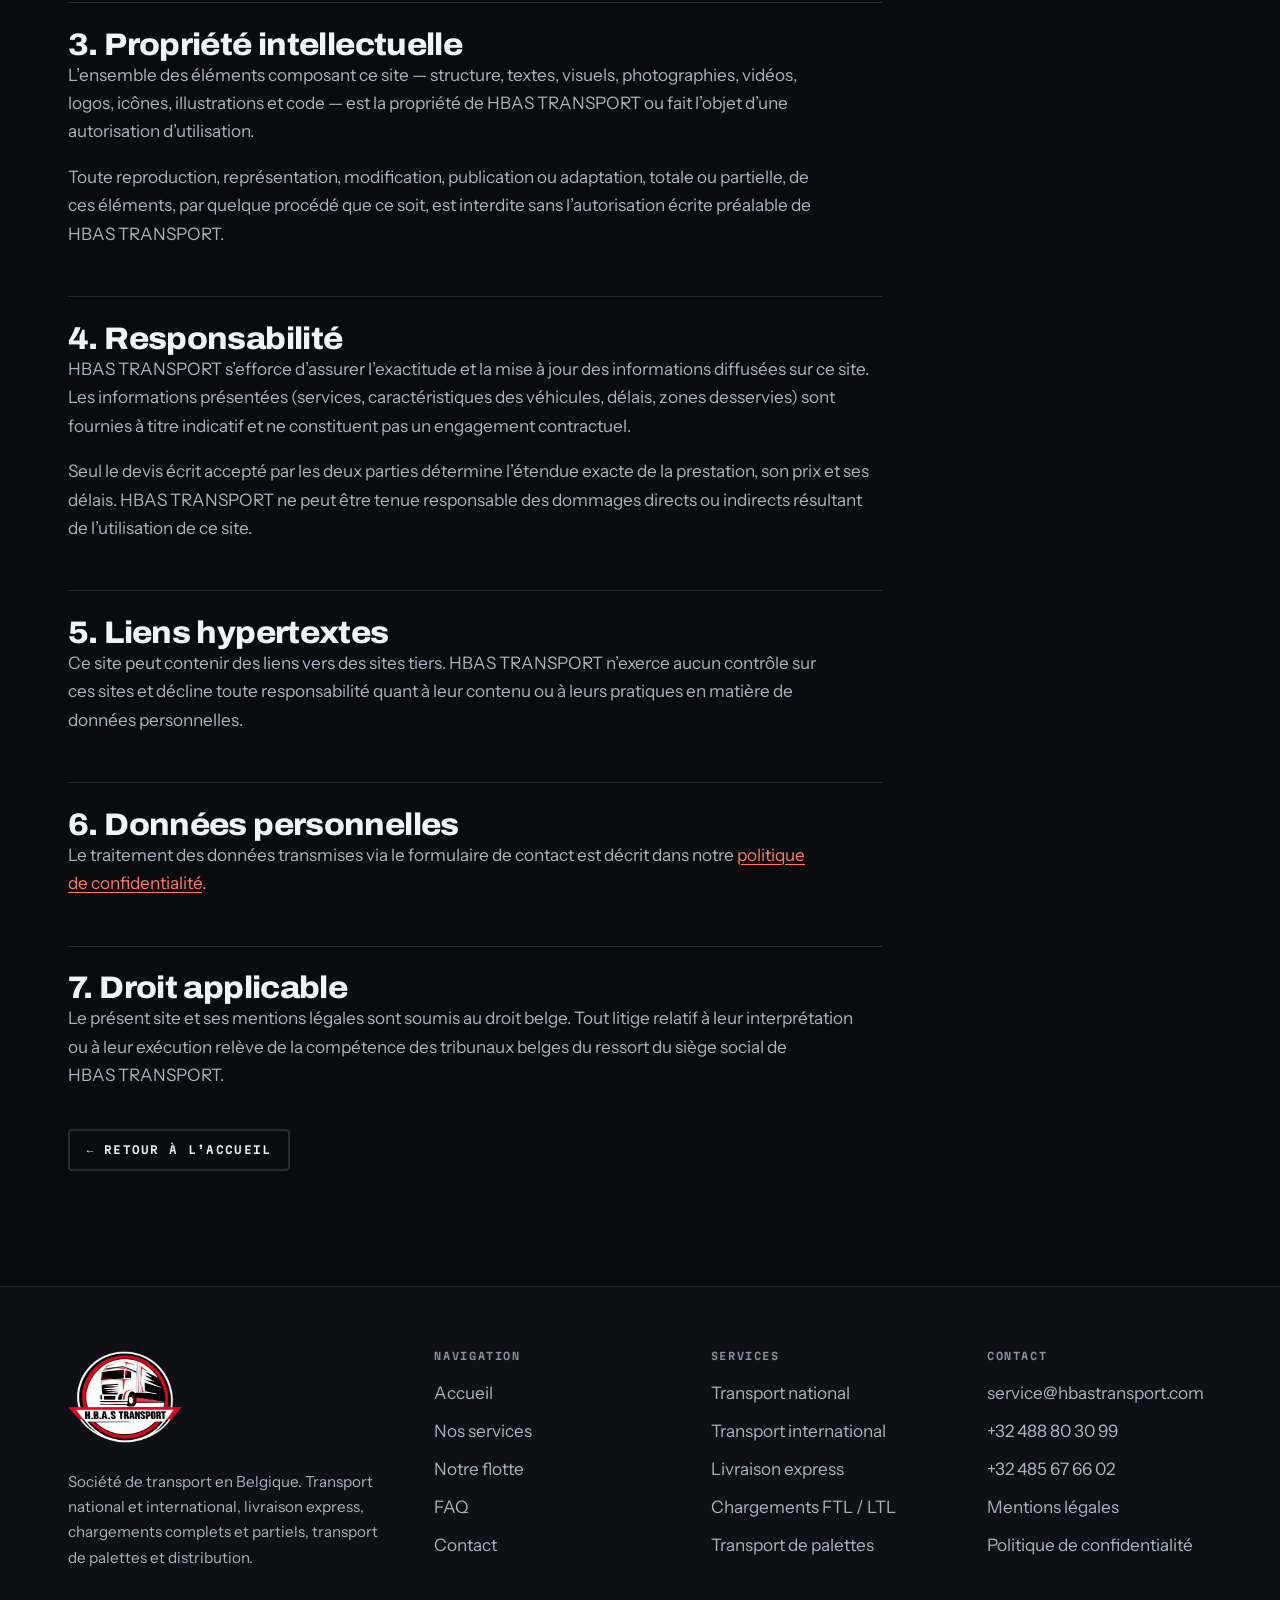
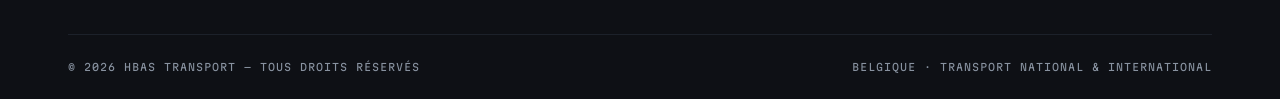
<file: mentions-legales.html>
<!DOCTYPE html>
<html lang="fr">
<head>
<meta charset="utf-8">
<meta name="viewport" content="width=device-width, initial-scale=1">
<title>Mentions légales — HBAS TRANSPORT</title>
<meta name="description" content="Mentions légales du site de HBAS TRANSPORT : éditeur, hébergeur, propriété intellectuelle et responsabilité.">
<meta name="robots" content="index, follow">
<link rel="canonical" href="https://hbastransport.com/mentions-legales.html">
<link rel="alternate" hreflang="fr" href="https://hbastransport.com/mentions-legales.html">
<link rel="alternate" hreflang="en" href="https://hbastransport.com/en/legal-notice.html">
<link rel="alternate" hreflang="nl" href="https://hbastransport.com/nl/juridische-vermeldingen.html">
<link rel="alternate" hreflang="x-default" href="https://hbastransport.com/mentions-legales.html">
<meta name="theme-color" content="#0A0B0E">
<link rel="icon" href="assets/img/favicon-32.png" sizes="32x32" type="image/png">
<link rel="icon" href="assets/img/favicon-180.png" sizes="180x180" type="image/png">
<link rel="preload" as="font" type="font/woff2" href="assets/fonts/archivo-latin.woff2" crossorigin>
<link rel="preload" as="font" type="font/woff2" href="assets/fonts/instrument-sans-latin.woff2" crossorigin>
<link rel="stylesheet" href="assets/css/fonts.css">
<link rel="stylesheet" href="assets/css/styles.css">
<script src="assets/js/main.js" defer></script>
</head>

<body>
<a class="skip-link" href="#main">Aller au contenu</a>

<header class="site-header is-stuck">
  <div class="shell">
    <a class="brand" href="index.html" aria-label="HBAS TRANSPORT — retour à l’accueil">
      <picture>
        <source srcset="assets/img/logo.webp" type="image/webp">
        <img class="brand__mark" src="assets/img/logo.png" width="360" height="291"
             alt="" decoding="async">
      </picture>
      <span class="brand__txt">
        <span class="brand__name">HBAS</span>
        <span class="brand__sub">Transport</span>
      </span>
    </a>

    <button class="nav-toggle" type="button" aria-expanded="false" aria-controls="nav" aria-label="Ouvrir le menu"><span></span></button>

    <nav class="nav" id="nav" data-open="false" aria-label="Navigation principale">
      <ul class="nav__list">
        <li><a class="nav__link" href="index.html#accueil">Accueil</a></li>
        <li><a class="nav__link" href="index.html#services">Nos services</a></li>
        <li><a class="nav__link" href="index.html#flotte">Notre flotte</a></li>
        <li><a class="nav__link" href="index.html#faq">FAQ</a></li>
        <li><a class="nav__link" href="index.html#contact">Contact</a></li>
      </ul>
      <div class="lang" role="group" aria-label="Langue du site">
        <a href="/mentions-legales.html" hreflang="fr" lang="fr" aria-current="true">FR</a>
        <a href="/en/legal-notice.html" hreflang="en" lang="en">EN</a>
        <a href="/nl/juridische-vermeldingen.html" hreflang="nl" lang="nl">NL</a>
      </div>
      <a class="btn btn--hi btn--sm" href="index.html#contact">Demander un devis</a>
    </nav>
  </div>
</header>

<main id="main">

<section class="legal-hero">
  <div class="shell">
    <p class="kicker">Informations légales</p>
    <h1 class="grad">Mentions légales</h1>
    <p>Informations relatives à l’éditeur du site, à son hébergement et aux conditions d’utilisation.</p>
  </div>
</section>

<div class="hazard hazard--thin" aria-hidden="true"></div>

<section class="section">
  <div class="shell">
    <div class="prose">

      <p class="notice">
        <strong>À compléter avant la mise en ligne.</strong> Les champs signalés en
        <span class="todo">orange</span> doivent être remplis avec les informations
        officielles de HBAS TRANSPORT (Banque-Carrefour des Entreprises, TVA, siège social,
        hébergeur).
      </p>

      <h2>1. Éditeur du site</h2>
      <div class="table-wrap">
      <table>
        <tbody>
          <tr><th>Dénomination sociale</th><td>HBAS TRANSPORT</td></tr>
          <tr><th>Forme juridique</th><td><span class="todo">SRL / SA / indépendant — à compléter</span></td></tr>
          <tr><th>Siège social</th><td>Rue des Anciens Étangs 55 bte 1<br>1190 Forest (Bruxelles)<br>Belgique</td></tr>
          <tr><th>Numéro d’entreprise (BCE)</th><td><span class="todo">BE 0XXX.XXX.XXX</span></td></tr>
          <tr><th>Numéro de TVA</th><td><span class="todo">BE 0XXX.XXX.XXX</span></td></tr>
          <tr><th>Licence de transport</th><td><span class="todo">Numéro de licence communautaire — à compléter</span></td></tr>
          <tr><th>E-mail</th><td><a href="mailto:service@hbastransport.com">service@hbastransport.com</a></td></tr>
          <tr><th>Téléphone</th><td><a href="tel:+32488803099">+32 488 80 30 99</a> — <a href="tel:+32485676602">+32 485 67 66 02</a></td></tr>
          <tr><th>Responsable de la publication</th><td><span class="todo">Nom du gérant — à compléter</span></td></tr>
        </tbody>
      </table>
      </div>

      <h2>2. Hébergement</h2>
      <p>Le site est hébergé par :</p>
      <div class="table-wrap">
      <table>
        <tbody>
          <tr><th>Hébergeur</th><td>Vercel Inc.</td></tr>
          <tr><th>Adresse</th><td>440 N Barranca Ave #4133, Covina, CA 91723, États-Unis</td></tr>
          <tr><th>Site web</th><td><a href="https://vercel.com" target="_blank" rel="noopener">vercel.com</a></td></tr>
        </tbody>
      </table>
      </div>

      <h2>3. Propriété intellectuelle</h2>
      <p>
        L’ensemble des éléments composant ce site — structure, textes, visuels, photographies,
        vidéos, logos, icônes, illustrations et code — est la propriété de HBAS TRANSPORT
        ou fait l’objet d’une autorisation d’utilisation.
      </p>
      <p>
        Toute reproduction, représentation, modification, publication ou adaptation, totale ou
        partielle, de ces éléments, par quelque procédé que ce soit, est interdite sans
        l’autorisation écrite préalable de HBAS TRANSPORT.
      </p>

      <h2>4. Responsabilité</h2>
      <p>
        HBAS TRANSPORT s’efforce d’assurer l’exactitude et la mise à jour des informations
        diffusées sur ce site. Les informations présentées (services, caractéristiques des
        véhicules, délais, zones desservies) sont fournies à titre indicatif et ne constituent
        pas un engagement contractuel.
      </p>
      <p>
        Seul le devis écrit accepté par les deux parties détermine l’étendue exacte de la
        prestation, son prix et ses délais. HBAS TRANSPORT ne peut être tenue responsable
        des dommages directs ou indirects résultant de l’utilisation de ce site.
      </p>

      <h2>5. Liens hypertextes</h2>
      <p>
        Ce site peut contenir des liens vers des sites tiers. HBAS TRANSPORT n’exerce aucun
        contrôle sur ces sites et décline toute responsabilité quant à leur contenu ou à leurs
        pratiques en matière de données personnelles.
      </p>

      <h2>6. Données personnelles</h2>
      <p>
        Le traitement des données transmises via le formulaire de contact est décrit dans notre
        <a href="politique-confidentialite.html">politique de confidentialité</a>.
      </p>

      <h2>7. Droit applicable</h2>
      <p>
        Le présent site et ses mentions légales sont soumis au droit belge. Tout litige relatif
        à leur interprétation ou à leur exécution relève de la compétence des tribunaux belges
        du ressort du siège social de HBAS TRANSPORT.
      </p>

      <p style="margin-top:2.5rem">
        <a class="btn btn--ghost btn--sm" href="index.html">← Retour à l’accueil</a>
      </p>

    </div>
  </div>
</section>

</main>

<footer class="site-footer">
  <div class="shell">
    <div class="footer-grid">
      <div class="footer__about">
        <a class="brand" href="index.html" aria-label="HBAS TRANSPORT — retour à l’accueil">
          <picture>
        <source srcset="assets/img/logo.webp" type="image/webp">
        <img class="brand__mark" src="assets/img/logo.png" width="360" height="291"
             alt="" decoding="async">
      </picture>
          <span class="brand__txt"><span class="brand__name">HBAS</span><span class="brand__sub">Transport</span></span>
        </a>
        <p>Société de transport en Belgique. Transport national et international, livraison express, chargements complets et partiels, transport de palettes et distribution.</p>
      </div>
      <nav aria-label="Navigation du site">
        <h3>Navigation</h3>
        <ul>
          <li><a href="index.html#accueil">Accueil</a></li>
          <li><a href="index.html#services">Nos services</a></li>
          <li><a href="index.html#flotte">Notre flotte</a></li>
          <li><a href="index.html#faq">FAQ</a></li>
          <li><a href="index.html#contact">Contact</a></li>
        </ul>
      </nav>
      <nav aria-label="Nos services">
        <h3>Services</h3>
        <ul>
          <li><a href="index.html#services">Transport national</a></li>
          <li><a href="index.html#services">Transport international</a></li>
          <li><a href="index.html#services">Livraison express</a></li>
          <li><a href="index.html#services">Chargements FTL / LTL</a></li>
          <li><a href="index.html#services">Transport de palettes</a></li>
        </ul>
      </nav>
      <div>
        <h3>Contact</h3>
        <ul>
          <li><a href="mailto:service@hbastransport.com">service@hbastransport.com</a></li>
          <li><a href="tel:+32488803099">+32 488 80 30 99</a></li>
          <li><a href="tel:+32485676602">+32 485 67 66 02</a></li>
          <li><a href="mentions-legales.html">Mentions légales</a></li>
          <li><a href="politique-confidentialite.html">Politique de confidentialité</a></li>
        </ul>
      </div>
    </div>
    <div class="footer-bottom">
      <span>© <span data-year>2026</span> HBAS TRANSPORT — Tous droits réservés</span>
      <span>Belgique · Transport national &amp; international</span>
    </div>
  </div>
</footer>

<button class="to-top" type="button" aria-label="Revenir en haut de la page">
  <svg viewBox="0 0 24 24" fill="none" stroke="currentColor" stroke-width="2.4" stroke-linecap="round" stroke-linejoin="round" aria-hidden="true"><path d="M12 19V5M6 11l6-6 6 6"/></svg>
</button>

</body>
</html>
</file>
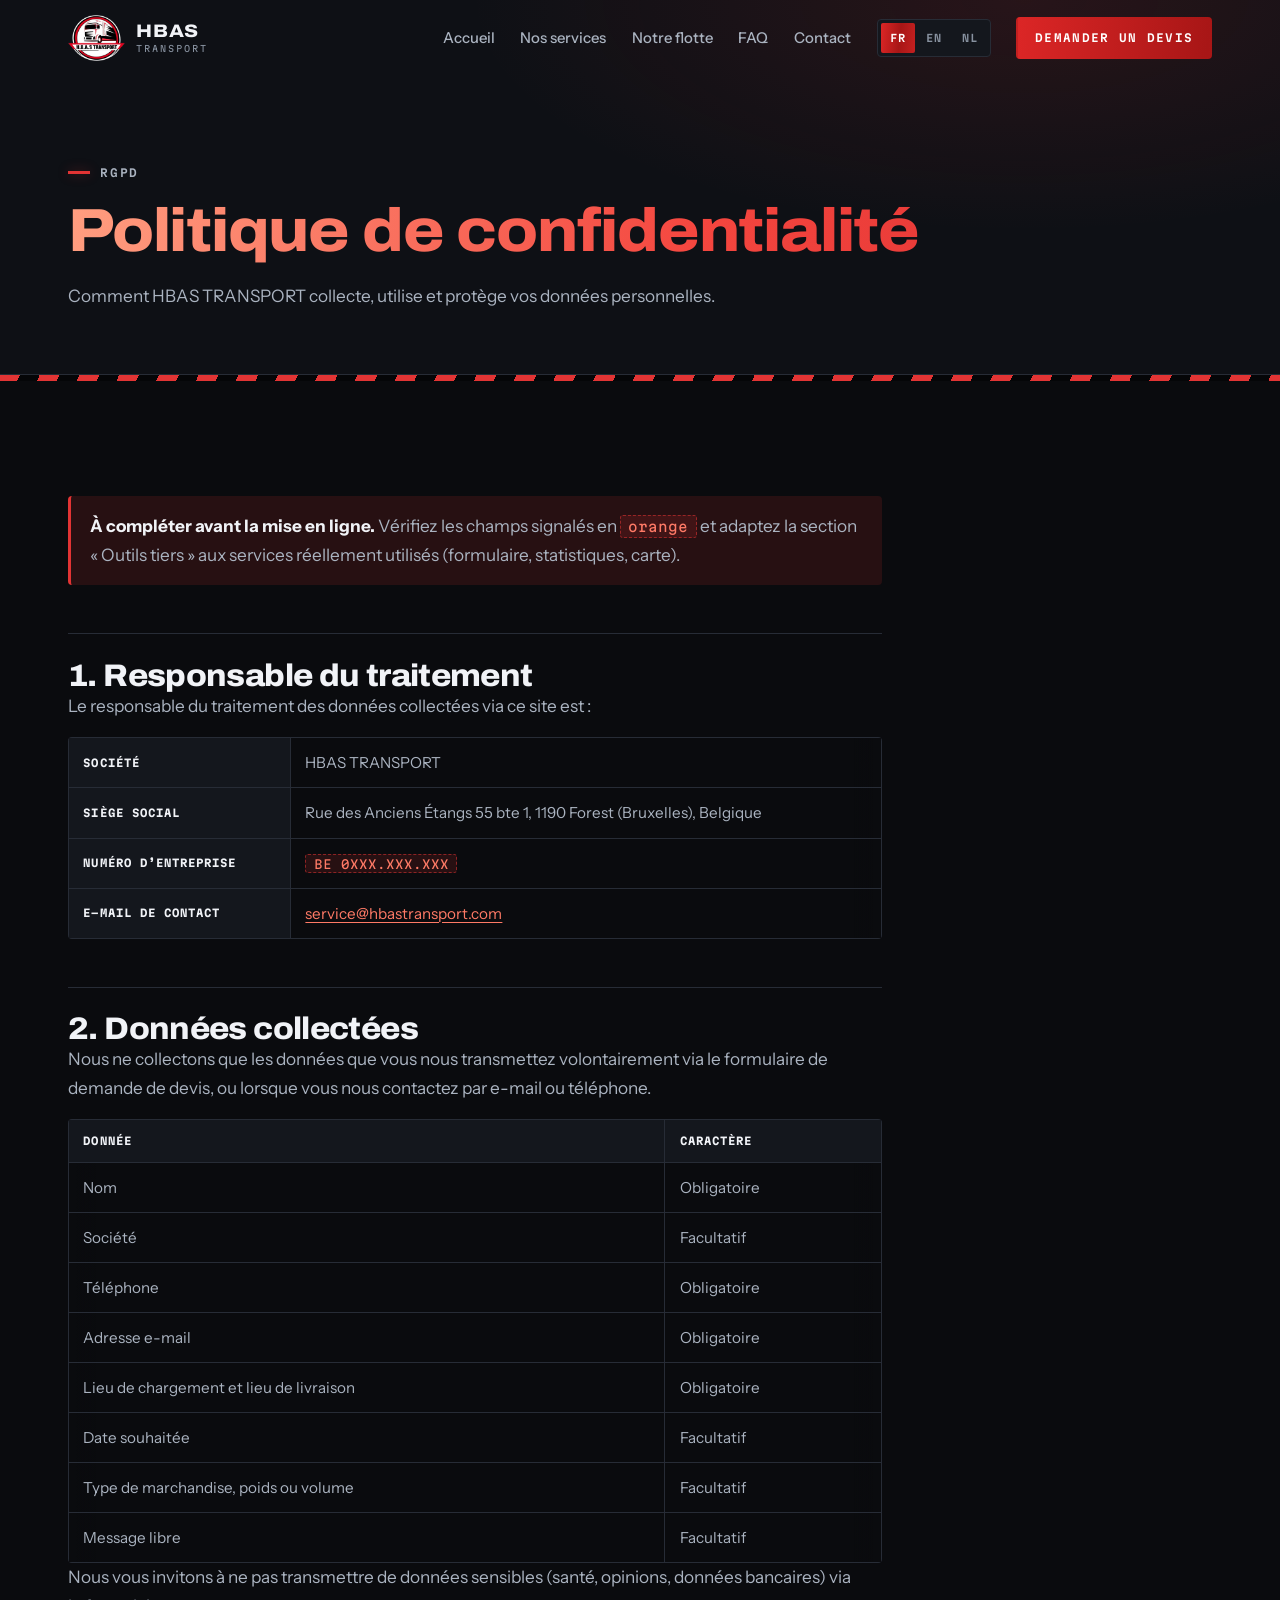
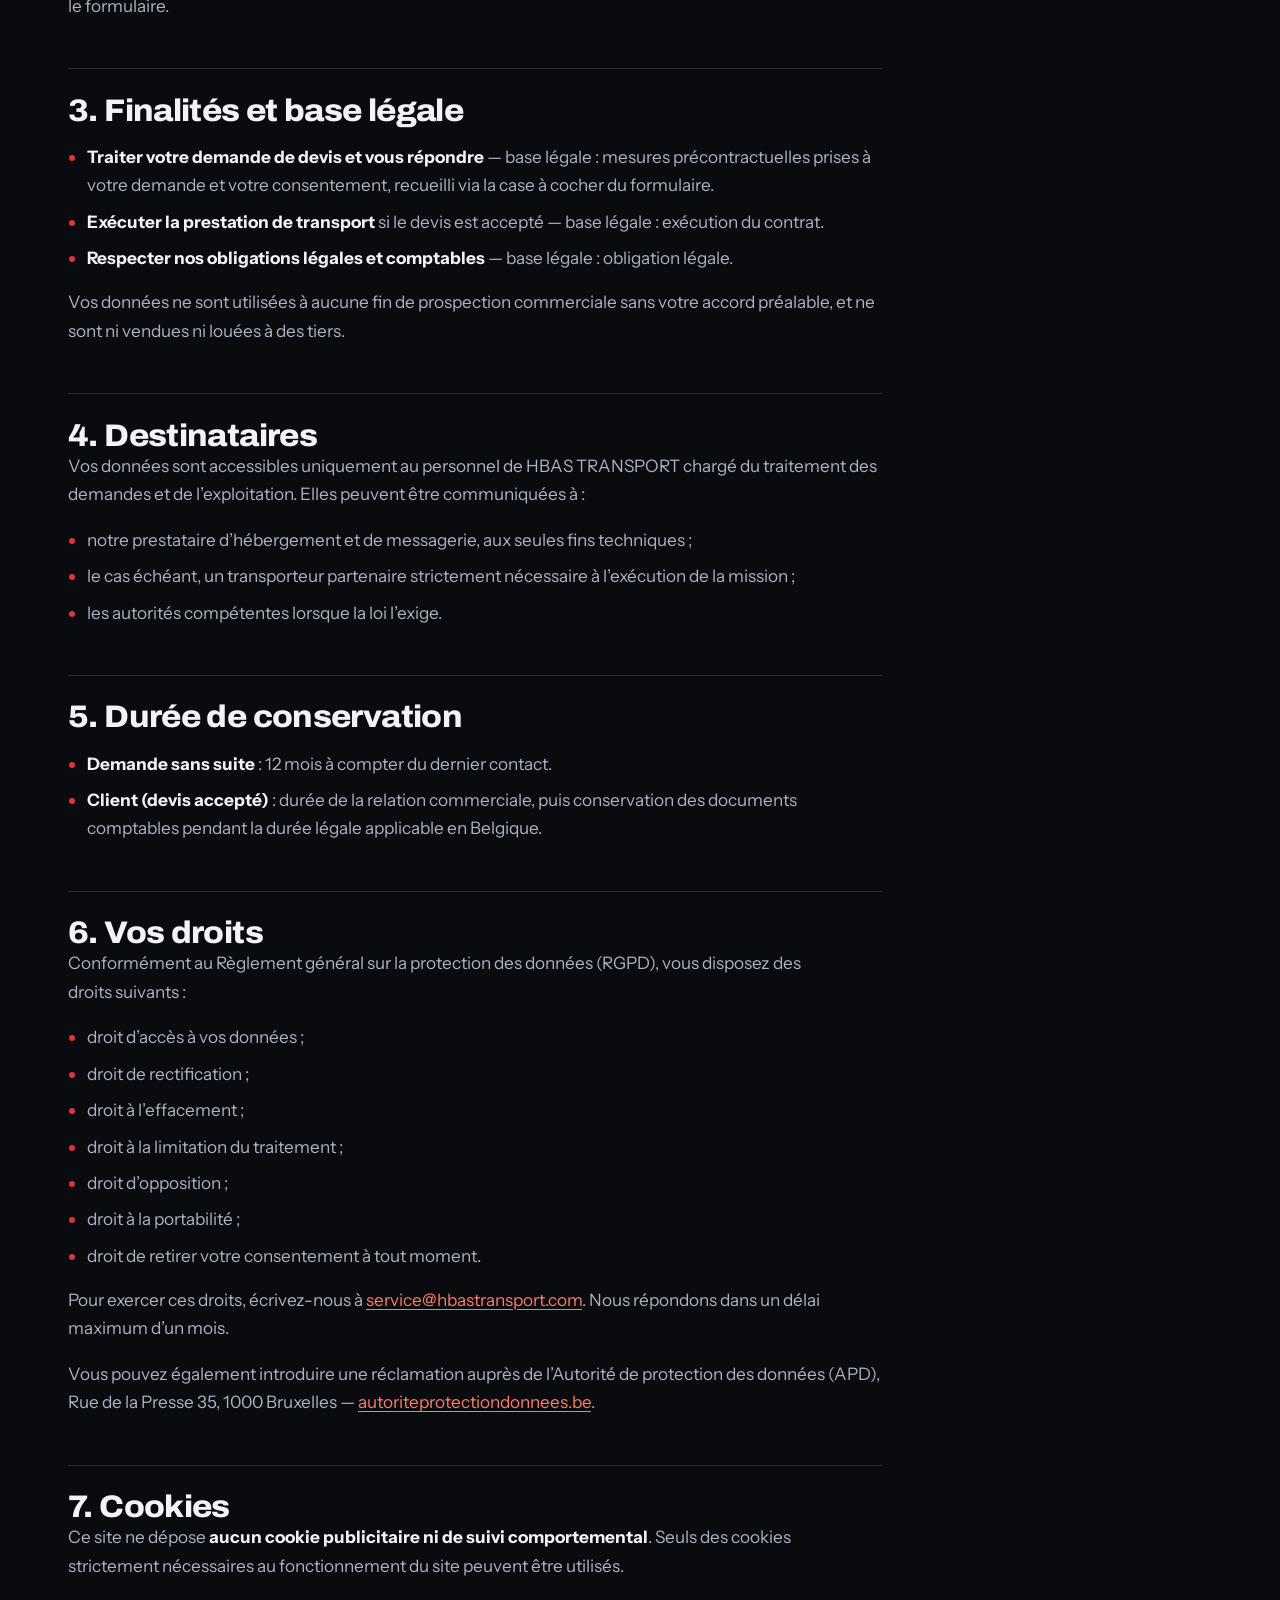
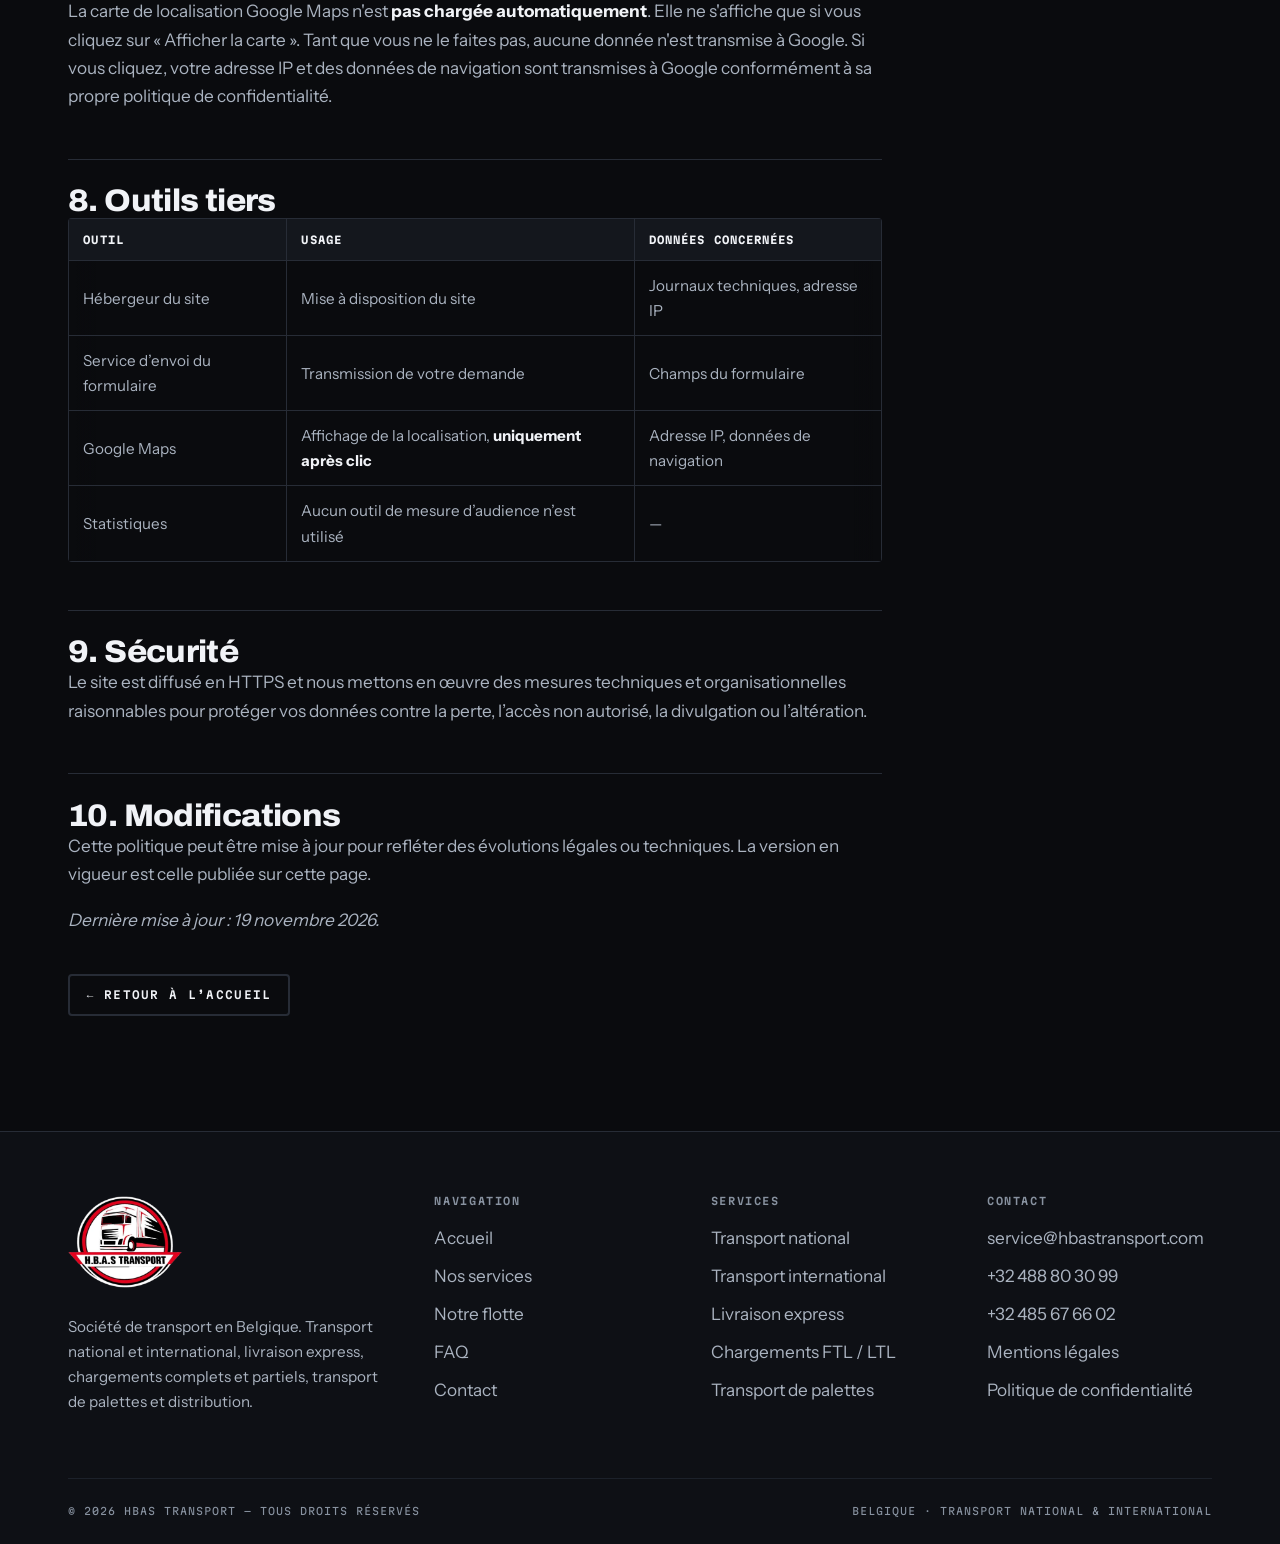
<file: politique-confidentialite.html>
<!DOCTYPE html>
<html lang="fr">
<head>
<meta charset="utf-8">
<meta name="viewport" content="width=device-width, initial-scale=1">
<title>Politique de confidentialité — HBAS TRANSPORT</title>
<meta name="description" content="Politique de confidentialité de HBAS TRANSPORT : données collectées via le formulaire de devis, finalités, durée de conservation et droits RGPD.">
<meta name="robots" content="index, follow">
<link rel="canonical" href="https://hbastransport.com/politique-confidentialite.html">
<link rel="alternate" hreflang="fr" href="https://hbastransport.com/politique-confidentialite.html">
<link rel="alternate" hreflang="en" href="https://hbastransport.com/en/privacy-policy.html">
<link rel="alternate" hreflang="nl" href="https://hbastransport.com/nl/privacybeleid.html">
<link rel="alternate" hreflang="x-default" href="https://hbastransport.com/politique-confidentialite.html">
<meta name="theme-color" content="#0A0B0E">
<link rel="icon" href="assets/img/favicon-32.png" sizes="32x32" type="image/png">
<link rel="icon" href="assets/img/favicon-180.png" sizes="180x180" type="image/png">
<link rel="preload" as="font" type="font/woff2" href="assets/fonts/archivo-latin.woff2" crossorigin>
<link rel="preload" as="font" type="font/woff2" href="assets/fonts/instrument-sans-latin.woff2" crossorigin>
<link rel="stylesheet" href="assets/css/fonts.css">
<link rel="stylesheet" href="assets/css/styles.css">
<script src="assets/js/main.js" defer></script>
</head>

<body>
<a class="skip-link" href="#main">Aller au contenu</a>

<header class="site-header is-stuck">
  <div class="shell">
    <a class="brand" href="index.html" aria-label="HBAS TRANSPORT — retour à l’accueil">
      <picture>
        <source srcset="assets/img/logo.webp" type="image/webp">
        <img class="brand__mark" src="assets/img/logo.png" width="360" height="291"
             alt="" decoding="async">
      </picture>
      <span class="brand__txt">
        <span class="brand__name">HBAS</span>
        <span class="brand__sub">Transport</span>
      </span>
    </a>

    <button class="nav-toggle" type="button" aria-expanded="false" aria-controls="nav" aria-label="Ouvrir le menu"><span></span></button>

    <nav class="nav" id="nav" data-open="false" aria-label="Navigation principale">
      <ul class="nav__list">
        <li><a class="nav__link" href="index.html#accueil">Accueil</a></li>
        <li><a class="nav__link" href="index.html#services">Nos services</a></li>
        <li><a class="nav__link" href="index.html#flotte">Notre flotte</a></li>
        <li><a class="nav__link" href="index.html#faq">FAQ</a></li>
        <li><a class="nav__link" href="index.html#contact">Contact</a></li>
      </ul>
      <div class="lang" role="group" aria-label="Langue du site">
        <a href="/politique-confidentialite.html" hreflang="fr" lang="fr" aria-current="true">FR</a>
        <a href="/en/privacy-policy.html" hreflang="en" lang="en">EN</a>
        <a href="/nl/privacybeleid.html" hreflang="nl" lang="nl">NL</a>
      </div>
      <a class="btn btn--hi btn--sm" href="index.html#contact">Demander un devis</a>
    </nav>
  </div>
</header>

<main id="main">

<section class="legal-hero">
  <div class="shell">
    <p class="kicker">RGPD</p>
    <h1 class="grad">Politique de confidentialité</h1>
    <p>Comment HBAS TRANSPORT collecte, utilise et protège vos données personnelles.</p>
  </div>
</section>

<div class="hazard hazard--thin" aria-hidden="true"></div>

<section class="section">
  <div class="shell">
    <div class="prose">

      <p class="notice">
        <strong>À compléter avant la mise en ligne.</strong> Vérifiez les champs signalés en
        <span class="todo">orange</span> et adaptez la section « Outils tiers » aux services
        réellement utilisés (formulaire, statistiques, carte).
      </p>

      <h2>1. Responsable du traitement</h2>
      <p>
        Le responsable du traitement des données collectées via ce site est&nbsp;:
      </p>
      <div class="table-wrap">
      <table>
        <tbody>
          <tr><th>Société</th><td>HBAS TRANSPORT</td></tr>
          <tr><th>Siège social</th><td>Rue des Anciens Étangs 55 bte 1, 1190 Forest (Bruxelles), Belgique</td></tr>
          <tr><th>Numéro d’entreprise</th><td><span class="todo">BE 0XXX.XXX.XXX</span></td></tr>
          <tr><th>E-mail de contact</th><td><a href="mailto:service@hbastransport.com">service@hbastransport.com</a></td></tr>
        </tbody>
      </table>
      </div>

      <h2>2. Données collectées</h2>
      <p>
        Nous ne collectons que les données que vous nous transmettez volontairement via le
        formulaire de demande de devis, ou lorsque vous nous contactez par e-mail ou téléphone.
      </p>
      <div class="table-wrap">
      <table>
        <thead>
          <tr><th>Donnée</th><th>Caractère</th></tr>
        </thead>
        <tbody>
          <tr><td>Nom</td><td>Obligatoire</td></tr>
          <tr><td>Société</td><td>Facultatif</td></tr>
          <tr><td>Téléphone</td><td>Obligatoire</td></tr>
          <tr><td>Adresse e-mail</td><td>Obligatoire</td></tr>
          <tr><td>Lieu de chargement et lieu de livraison</td><td>Obligatoire</td></tr>
          <tr><td>Date souhaitée</td><td>Facultatif</td></tr>
          <tr><td>Type de marchandise, poids ou volume</td><td>Facultatif</td></tr>
          <tr><td>Message libre</td><td>Facultatif</td></tr>
        </tbody>
      </table>
      </div>
      <p>
        Nous vous invitons à ne pas transmettre de données sensibles (santé, opinions,
        données bancaires) via le formulaire.
      </p>

      <h2>3. Finalités et base légale</h2>
      <ul>
        <li>
          <strong>Traiter votre demande de devis et vous répondre</strong> — base légale :
          mesures précontractuelles prises à votre demande et votre consentement,
          recueilli via la case à cocher du formulaire.
        </li>
        <li>
          <strong>Exécuter la prestation de transport</strong> si le devis est accepté —
          base légale : exécution du contrat.
        </li>
        <li>
          <strong>Respecter nos obligations légales et comptables</strong> —
          base légale : obligation légale.
        </li>
      </ul>
      <p>
        Vos données ne sont utilisées à aucune fin de prospection commerciale sans votre
        accord préalable, et ne sont ni vendues ni louées à des tiers.
      </p>

      <h2>4. Destinataires</h2>
      <p>
        Vos données sont accessibles uniquement au personnel de HBAS TRANSPORT chargé du
        traitement des demandes et de l’exploitation. Elles peuvent être communiquées à&nbsp;:
      </p>
      <ul>
        <li>notre prestataire d’hébergement et de messagerie, aux seules fins techniques&nbsp;;</li>
        <li>le cas échéant, un transporteur partenaire strictement nécessaire à l’exécution de la mission&nbsp;;</li>
        <li>les autorités compétentes lorsque la loi l’exige.</li>
      </ul>

      <h2>5. Durée de conservation</h2>
      <ul>
        <li><strong>Demande sans suite</strong> : 12 mois à compter du dernier contact.</li>
        <li><strong>Client (devis accepté)</strong> : durée de la relation commerciale, puis conservation des documents comptables pendant la durée légale applicable en Belgique.</li>
      </ul>

      <h2>6. Vos droits</h2>
      <p>
        Conformément au Règlement général sur la protection des données (RGPD), vous disposez
        des droits suivants&nbsp;:
      </p>
      <ul>
        <li>droit d’accès à vos données&nbsp;;</li>
        <li>droit de rectification&nbsp;;</li>
        <li>droit à l’effacement&nbsp;;</li>
        <li>droit à la limitation du traitement&nbsp;;</li>
        <li>droit d’opposition&nbsp;;</li>
        <li>droit à la portabilité&nbsp;;</li>
        <li>droit de retirer votre consentement à tout moment.</li>
      </ul>
      <p>
        Pour exercer ces droits, écrivez-nous à
        <a href="mailto:service@hbastransport.com">service@hbastransport.com</a>.
        Nous répondons dans un délai maximum d’un mois.
      </p>
      <p>
        Vous pouvez également introduire une réclamation auprès de l’Autorité de protection
        des données (APD), Rue de la Presse 35, 1000 Bruxelles —
        <a href="https://www.autoriteprotectiondonnees.be" target="_blank" rel="noopener">autoriteprotectiondonnees.be</a>.
      </p>

      <h2>7. Cookies</h2>
      <p>
        Ce site ne dépose <strong>aucun cookie publicitaire ni de suivi comportemental</strong>.
        Seuls des cookies strictement nécessaires au fonctionnement du site peuvent être utilisés.
      </p>
      <p>
        La carte de localisation Google Maps n'est <strong>pas chargée automatiquement</strong>.
        Elle ne s'affiche que si vous cliquez sur « Afficher la carte ». Tant que vous ne le
        faites pas, aucune donnée n'est transmise à Google. Si vous cliquez, votre adresse IP
        et des données de navigation sont transmises à Google conformément à sa propre
        politique de confidentialité.
      </p>

      <h2>8. Outils tiers</h2>
      <div class="table-wrap">
      <table>
        <thead><tr><th>Outil</th><th>Usage</th><th>Données concernées</th></tr></thead>
        <tbody>
          <tr><td>Hébergeur du site</td><td>Mise à disposition du site</td><td>Journaux techniques, adresse IP</td></tr>
          <tr><td>Service d’envoi du formulaire</td><td>Transmission de votre demande</td><td>Champs du formulaire</td></tr>
          <tr><td>Google Maps</td><td>Affichage de la localisation, <strong>uniquement après clic</strong></td><td>Adresse IP, données de navigation</td></tr>
          <tr><td>Statistiques</td><td>Aucun outil de mesure d’audience n’est utilisé</td><td>—</td></tr>
        </tbody>
      </table>
      </div>

      <h2>9. Sécurité</h2>
      <p>
        Le site est diffusé en HTTPS et nous mettons en œuvre des mesures techniques et
        organisationnelles raisonnables pour protéger vos données contre la perte, l’accès
        non autorisé, la divulgation ou l’altération.
      </p>

      <h2>10. Modifications</h2>
      <p>
        Cette politique peut être mise à jour pour refléter des évolutions légales ou
        techniques. La version en vigueur est celle publiée sur cette page.
      </p>
      <p><em>Dernière mise à jour : 19 novembre 2026.</em></p>

      <p style="margin-top:2.5rem">
        <a class="btn btn--ghost btn--sm" href="index.html">← Retour à l’accueil</a>
      </p>

    </div>
  </div>
</section>

</main>

<footer class="site-footer">
  <div class="shell">
    <div class="footer-grid">
      <div class="footer__about">
        <a class="brand" href="index.html" aria-label="HBAS TRANSPORT — retour à l’accueil">
          <picture>
        <source srcset="assets/img/logo.webp" type="image/webp">
        <img class="brand__mark" src="assets/img/logo.png" width="360" height="291"
             alt="" decoding="async">
      </picture>
          <span class="brand__txt"><span class="brand__name">HBAS</span><span class="brand__sub">Transport</span></span>
        </a>
        <p>Société de transport en Belgique. Transport national et international, livraison express, chargements complets et partiels, transport de palettes et distribution.</p>
      </div>
      <nav aria-label="Navigation du site">
        <h3>Navigation</h3>
        <ul>
          <li><a href="index.html#accueil">Accueil</a></li>
          <li><a href="index.html#services">Nos services</a></li>
          <li><a href="index.html#flotte">Notre flotte</a></li>
          <li><a href="index.html#faq">FAQ</a></li>
          <li><a href="index.html#contact">Contact</a></li>
        </ul>
      </nav>
      <nav aria-label="Nos services">
        <h3>Services</h3>
        <ul>
          <li><a href="index.html#services">Transport national</a></li>
          <li><a href="index.html#services">Transport international</a></li>
          <li><a href="index.html#services">Livraison express</a></li>
          <li><a href="index.html#services">Chargements FTL / LTL</a></li>
          <li><a href="index.html#services">Transport de palettes</a></li>
        </ul>
      </nav>
      <div>
        <h3>Contact</h3>
        <ul>
          <li><a href="mailto:service@hbastransport.com">service@hbastransport.com</a></li>
          <li><a href="tel:+32488803099">+32 488 80 30 99</a></li>
          <li><a href="tel:+32485676602">+32 485 67 66 02</a></li>
          <li><a href="mentions-legales.html">Mentions légales</a></li>
          <li><a href="politique-confidentialite.html">Politique de confidentialité</a></li>
        </ul>
      </div>
    </div>
    <div class="footer-bottom">
      <span>© <span data-year>2026</span> HBAS TRANSPORT — Tous droits réservés</span>
      <span>Belgique · Transport national &amp; international</span>
    </div>
  </div>
</footer>

<button class="to-top" type="button" aria-label="Revenir en haut de la page">
  <svg viewBox="0 0 24 24" fill="none" stroke="currentColor" stroke-width="2.4" stroke-linecap="round" stroke-linejoin="round" aria-hidden="true"><path d="M12 19V5M6 11l6-6 6 6"/></svg>
</button>

</body>
</html>
</file>
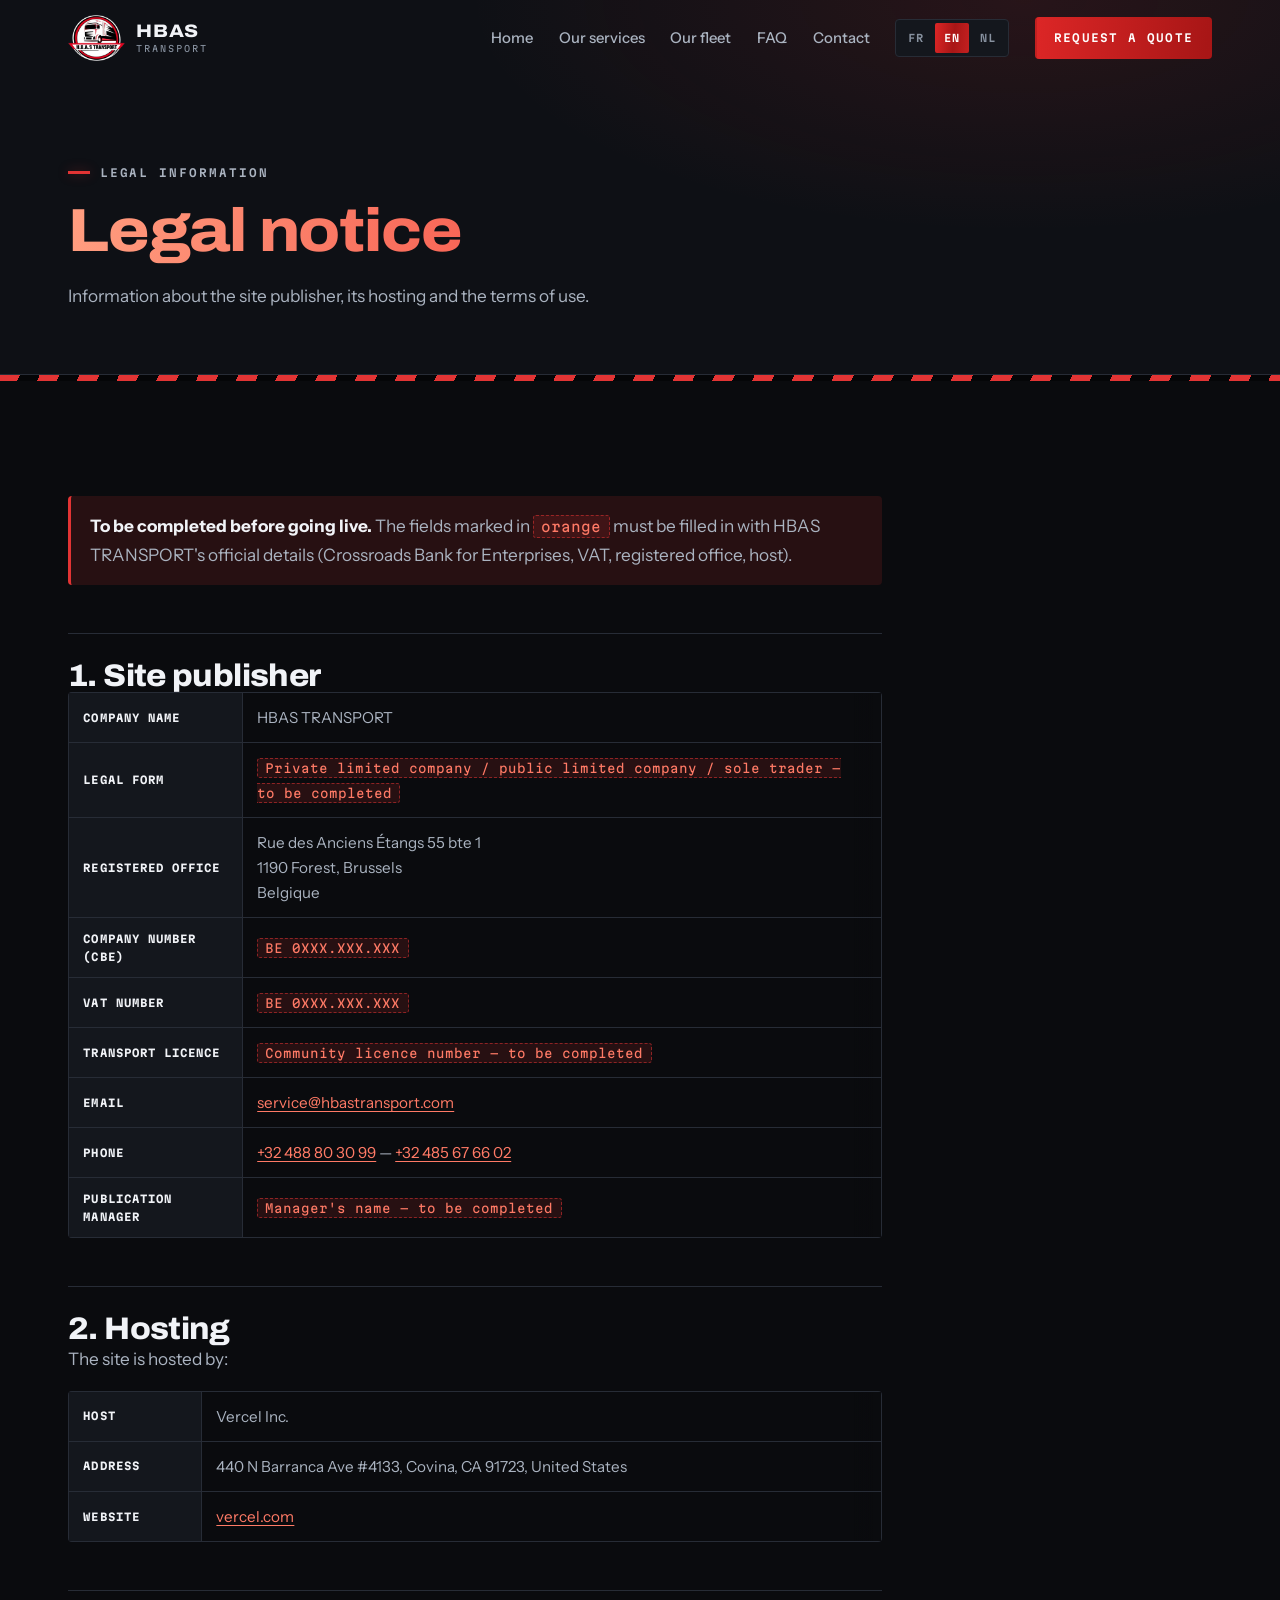
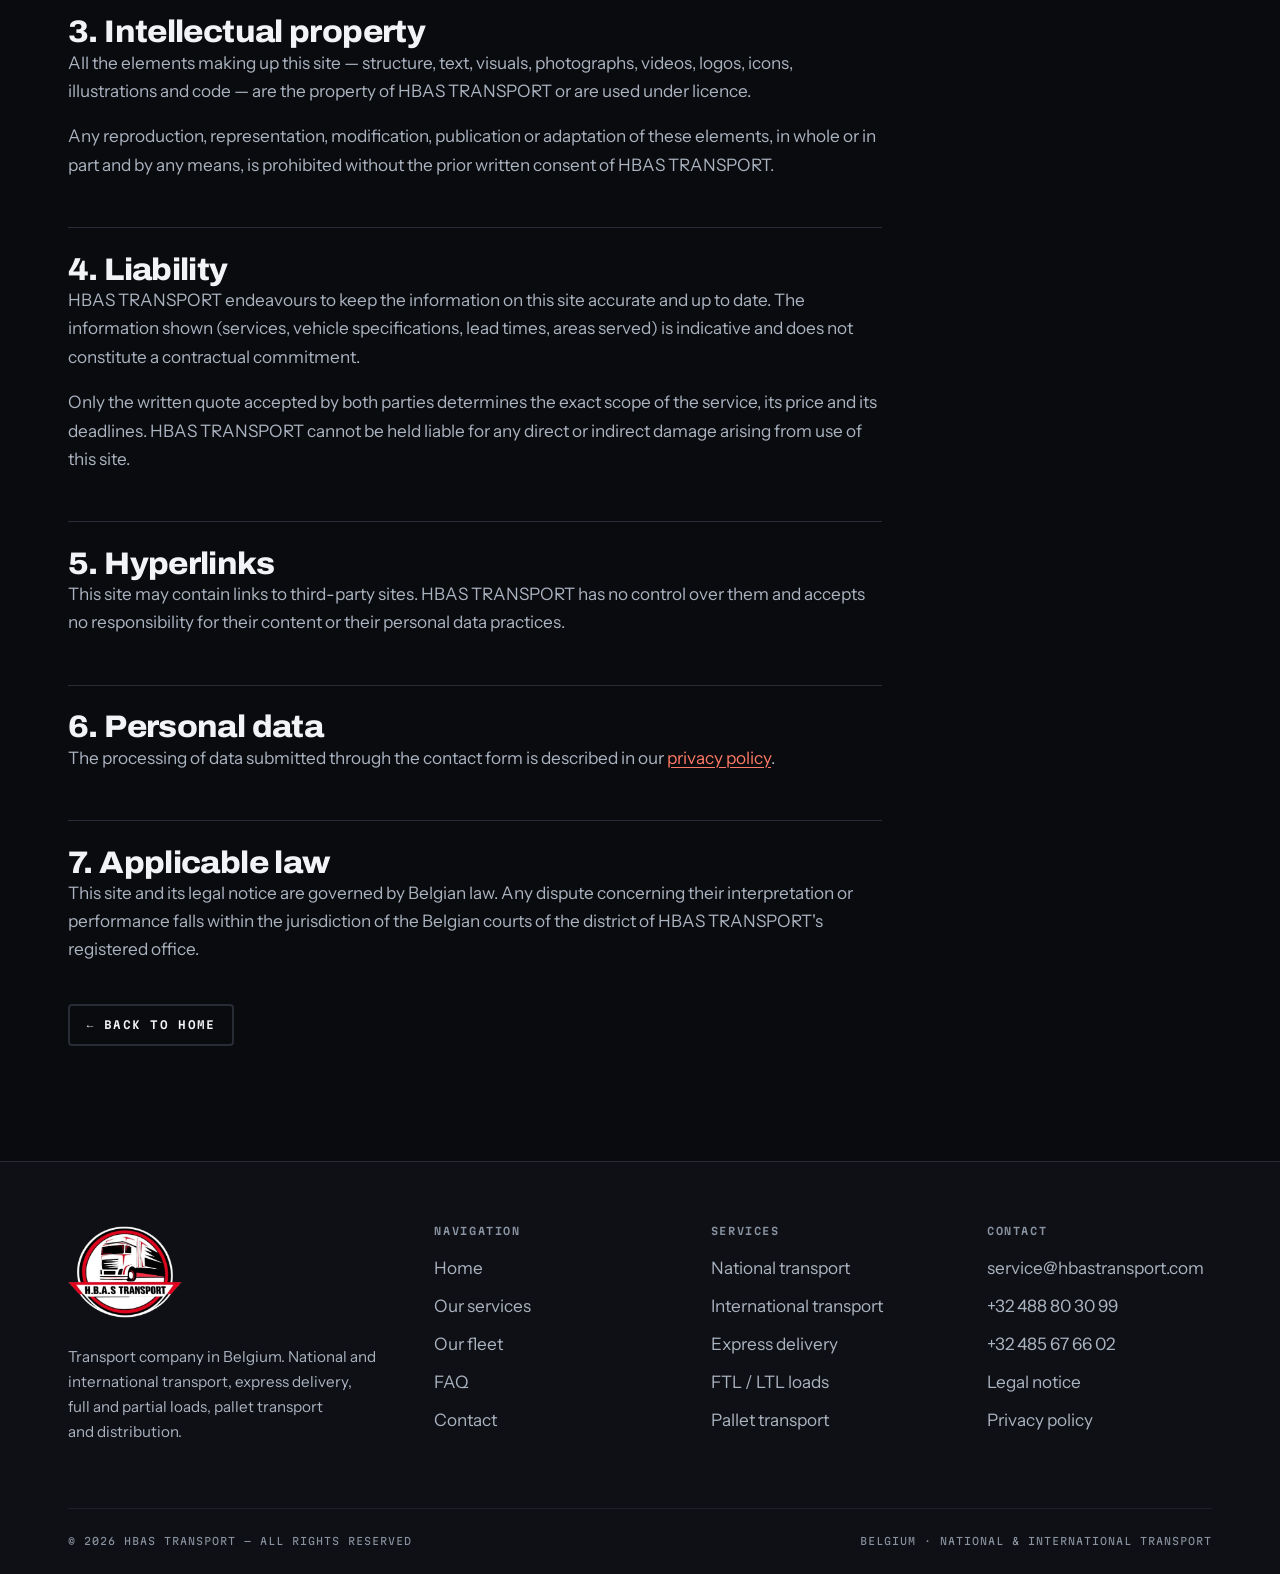
<file: en/legal-notice.html>
<!DOCTYPE html>
<html lang="en">
<head>
<meta charset="utf-8">
<meta name="viewport" content="width=device-width, initial-scale=1">
<title>Legal notice — HBAS TRANSPORT</title>
<meta name="description" content="Legal notice for the HBAS TRANSPORT website: publisher, host, intellectual property and liability.">
<meta name="robots" content="index, follow">
<link rel="canonical" href="https://hbastransport.com/en/legal-notice.html">
<link rel="alternate" hreflang="fr" href="https://hbastransport.com/mentions-legales.html">
<link rel="alternate" hreflang="en" href="https://hbastransport.com/en/legal-notice.html">
<link rel="alternate" hreflang="nl" href="https://hbastransport.com/nl/juridische-vermeldingen.html">
<link rel="alternate" hreflang="x-default" href="https://hbastransport.com/mentions-legales.html">
<meta name="theme-color" content="#0A0B0E">
<link rel="icon" href="../assets/img/favicon-32.png" sizes="32x32" type="image/png">
<link rel="icon" href="../assets/img/favicon-180.png" sizes="180x180" type="image/png">
<link rel="preload" as="font" type="font/woff2" href="../assets/fonts/archivo-latin.woff2" crossorigin>
<link rel="preload" as="font" type="font/woff2" href="../assets/fonts/instrument-sans-latin.woff2" crossorigin>
<link rel="stylesheet" href="../assets/css/fonts.css">
<link rel="stylesheet" href="../assets/css/styles.css">
<script src="../assets/js/main.js" defer></script>
</head>

<body>
<a class="skip-link" href="#main">Skip to content</a>

<header class="site-header is-stuck">
  <div class="shell">
    <a class="brand" href="index.html" aria-label="HBAS TRANSPORT — back to home">
      <picture>
        <source srcset="../assets/img/logo.webp" type="image/webp">
        <img class="brand__mark" src="../assets/img/logo.png" width="360" height="291"
             alt="" decoding="async">
      </picture>
      <span class="brand__txt">
        <span class="brand__name">HBAS</span>
        <span class="brand__sub">Transport</span>
      </span>
    </a>

    <button class="nav-toggle" type="button" aria-expanded="false" aria-controls="nav" aria-label="Open menu"><span></span></button>

    <nav class="nav" id="nav" data-open="false" aria-label="Main navigation">
      <ul class="nav__list">
        <li><a class="nav__link" href="index.html#accueil">Home</a></li>
        <li><a class="nav__link" href="index.html#services">Our services</a></li>
        <li><a class="nav__link" href="index.html#flotte">Our fleet</a></li>
        <li><a class="nav__link" href="index.html#faq">FAQ</a></li>
        <li><a class="nav__link" href="index.html#contact">Contact</a></li>
      </ul>
      <div class="lang" role="group" aria-label="Site language">
        <a href="/mentions-legales.html" hreflang="fr" lang="fr">FR</a>
        <a href="/en/legal-notice.html" hreflang="en" lang="en" aria-current="true">EN</a>
        <a href="/nl/juridische-vermeldingen.html" hreflang="nl" lang="nl">NL</a>
      </div>
      <a class="btn btn--hi btn--sm" href="index.html#contact">Request a quote</a>
    </nav>
  </div>
</header>

<main id="main">

<section class="legal-hero">
  <div class="shell">
    <p class="kicker">Legal information</p>
    <h1 class="grad">Legal notice</h1>
    <p>Information about the site publisher, its hosting and the terms of use.</p>
  </div>
</section>

<div class="hazard hazard--thin" aria-hidden="true"></div>

<section class="section">
  <div class="shell">
    <div class="prose">

      <p class="notice">
        <strong>To be completed before going live.</strong> The fields marked in <span class="todo">orange</span> must be filled in with HBAS TRANSPORT's official details (Crossroads Bank for Enterprises, VAT, registered office, host).
      </p>

      <h2>1. Site publisher</h2>
      <div class="table-wrap">
      <table>
        <tbody>
          <tr><th>Company name</th><td>HBAS TRANSPORT</td></tr>
          <tr><th>Legal form</th><td><span class="todo">Private limited company / public limited company / sole trader — to be completed</span></td></tr>
          <tr><th>Registered office</th><td>Rue des Anciens Étangs 55 bte 1<br>1190 Forest, Brussels<br>Belgique</td></tr>
          <tr><th>Company number (CBE)</th><td><span class="todo">BE 0XXX.XXX.XXX</span></td></tr>
          <tr><th>VAT number</th><td><span class="todo">BE 0XXX.XXX.XXX</span></td></tr>
          <tr><th>Transport licence</th><td><span class="todo">Community licence number — to be completed</span></td></tr>
          <tr><th>Email</th><td><a href="mailto:service@hbastransport.com">service@hbastransport.com</a></td></tr>
          <tr><th>Phone</th><td><a href="tel:+32488803099">+32 488 80 30 99</a> — <a href="tel:+32485676602">+32 485 67 66 02</a></td></tr>
          <tr><th>Publication manager</th><td><span class="todo">Manager's name — to be completed</span></td></tr>
        </tbody>
      </table>
      </div>

      <h2>2. Hosting</h2>
      <p>The site is hosted by:</p>
      <div class="table-wrap">
      <table>
        <tbody>
          <tr><th>Host</th><td>Vercel Inc.</td></tr>
          <tr><th>Address</th><td>440 N Barranca Ave #4133, Covina, CA 91723, United States</td></tr>
          <tr><th>Website</th><td><a href="https://vercel.com" target="_blank" rel="noopener">vercel.com</a></td></tr>
        </tbody>
      </table>
      </div>

      <h2>3. Intellectual property</h2>
      <p>
        All the elements making up this site — structure, text, visuals, photographs, videos, logos, icons, illustrations and code — are the property of HBAS TRANSPORT or are used under licence.
      </p>
      <p>
        Any reproduction, representation, modification, publication or adaptation of these elements, in whole or in part and by any means, is prohibited without the prior written consent of HBAS TRANSPORT.
      </p>

      <h2>4. Liability</h2>
      <p>
        HBAS TRANSPORT endeavours to keep the information on this site accurate and up to date. The information shown (services, vehicle specifications, lead times, areas served) is indicative and does not constitute a contractual commitment.
      </p>
      <p>
        Only the written quote accepted by both parties determines the exact scope of the service, its price and its deadlines. HBAS TRANSPORT cannot be held liable for any direct or indirect damage arising from use of this site.
      </p>

      <h2>5. Hyperlinks</h2>
      <p>
        This site may contain links to third-party sites. HBAS TRANSPORT has no control over them and accepts no responsibility for their content or their personal data practices.
      </p>

      <h2>6. Personal data</h2>
      <p>
        The processing of data submitted through the contact form is described in our
        <a href="privacy-policy.html">privacy policy</a>.
      </p>

      <h2>7. Applicable law</h2>
      <p>
        This site and its legal notice are governed by Belgian law. Any dispute concerning their interpretation or performance falls within the jurisdiction of the Belgian courts of the district of HBAS TRANSPORT's registered office.
      </p>

      <p style="margin-top:2.5rem">
        <a class="btn btn--ghost btn--sm" href="index.html">← Back to home</a>
      </p>

    </div>
  </div>
</section>

</main>

<footer class="site-footer">
  <div class="shell">
    <div class="footer-grid">
      <div class="footer__about">
        <a class="brand" href="index.html" aria-label="HBAS TRANSPORT — back to home">
          <picture>
        <source srcset="../assets/img/logo.webp" type="image/webp">
        <img class="brand__mark" src="../assets/img/logo.png" width="360" height="291"
             alt="" decoding="async">
      </picture>
          <span class="brand__txt"><span class="brand__name">HBAS</span><span class="brand__sub">Transport</span></span>
        </a>
        <p>Transport company in Belgium. National and international transport,
          express delivery, full and partial loads, pallet transport and
          distribution.</p>
      </div>
      <nav aria-label="Site navigation">
        <h3>Navigation</h3>
        <ul>
          <li><a href="index.html#accueil">Home</a></li>
          <li><a href="index.html#services">Our services</a></li>
          <li><a href="index.html#flotte">Our fleet</a></li>
          <li><a href="index.html#faq">FAQ</a></li>
          <li><a href="index.html#contact">Contact</a></li>
        </ul>
      </nav>
      <nav aria-label="Our services">
        <h3>Services</h3>
        <ul>
          <li><a href="index.html#services">National transport</a></li>
          <li><a href="index.html#services">International transport</a></li>
          <li><a href="index.html#services">Express delivery</a></li>
          <li><a href="index.html#services">FTL / LTL loads</a></li>
          <li><a href="index.html#services">Pallet transport</a></li>
        </ul>
      </nav>
      <div>
        <h3>Contact</h3>
        <ul>
          <li><a href="mailto:service@hbastransport.com">service@hbastransport.com</a></li>
          <li><a href="tel:+32488803099">+32 488 80 30 99</a></li>
          <li><a href="tel:+32485676602">+32 485 67 66 02</a></li>
          <li><a href="legal-notice.html">Legal notice</a></li>
          <li><a href="privacy-policy.html">Privacy policy</a></li>
        </ul>
      </div>
    </div>
    <div class="footer-bottom">
      <span>© <span data-year>2026</span> HBAS TRANSPORT — All rights reserved</span>
      <span>Belgium · National &amp; international transport</span>
    </div>
  </div>
</footer>

<button class="to-top" type="button" aria-label="Back to top">
  <svg viewBox="0 0 24 24" fill="none" stroke="currentColor" stroke-width="2.4" stroke-linecap="round" stroke-linejoin="round" aria-hidden="true"><path d="M12 19V5M6 11l6-6 6 6"/></svg>
</button>

</body>
</html>
</file>
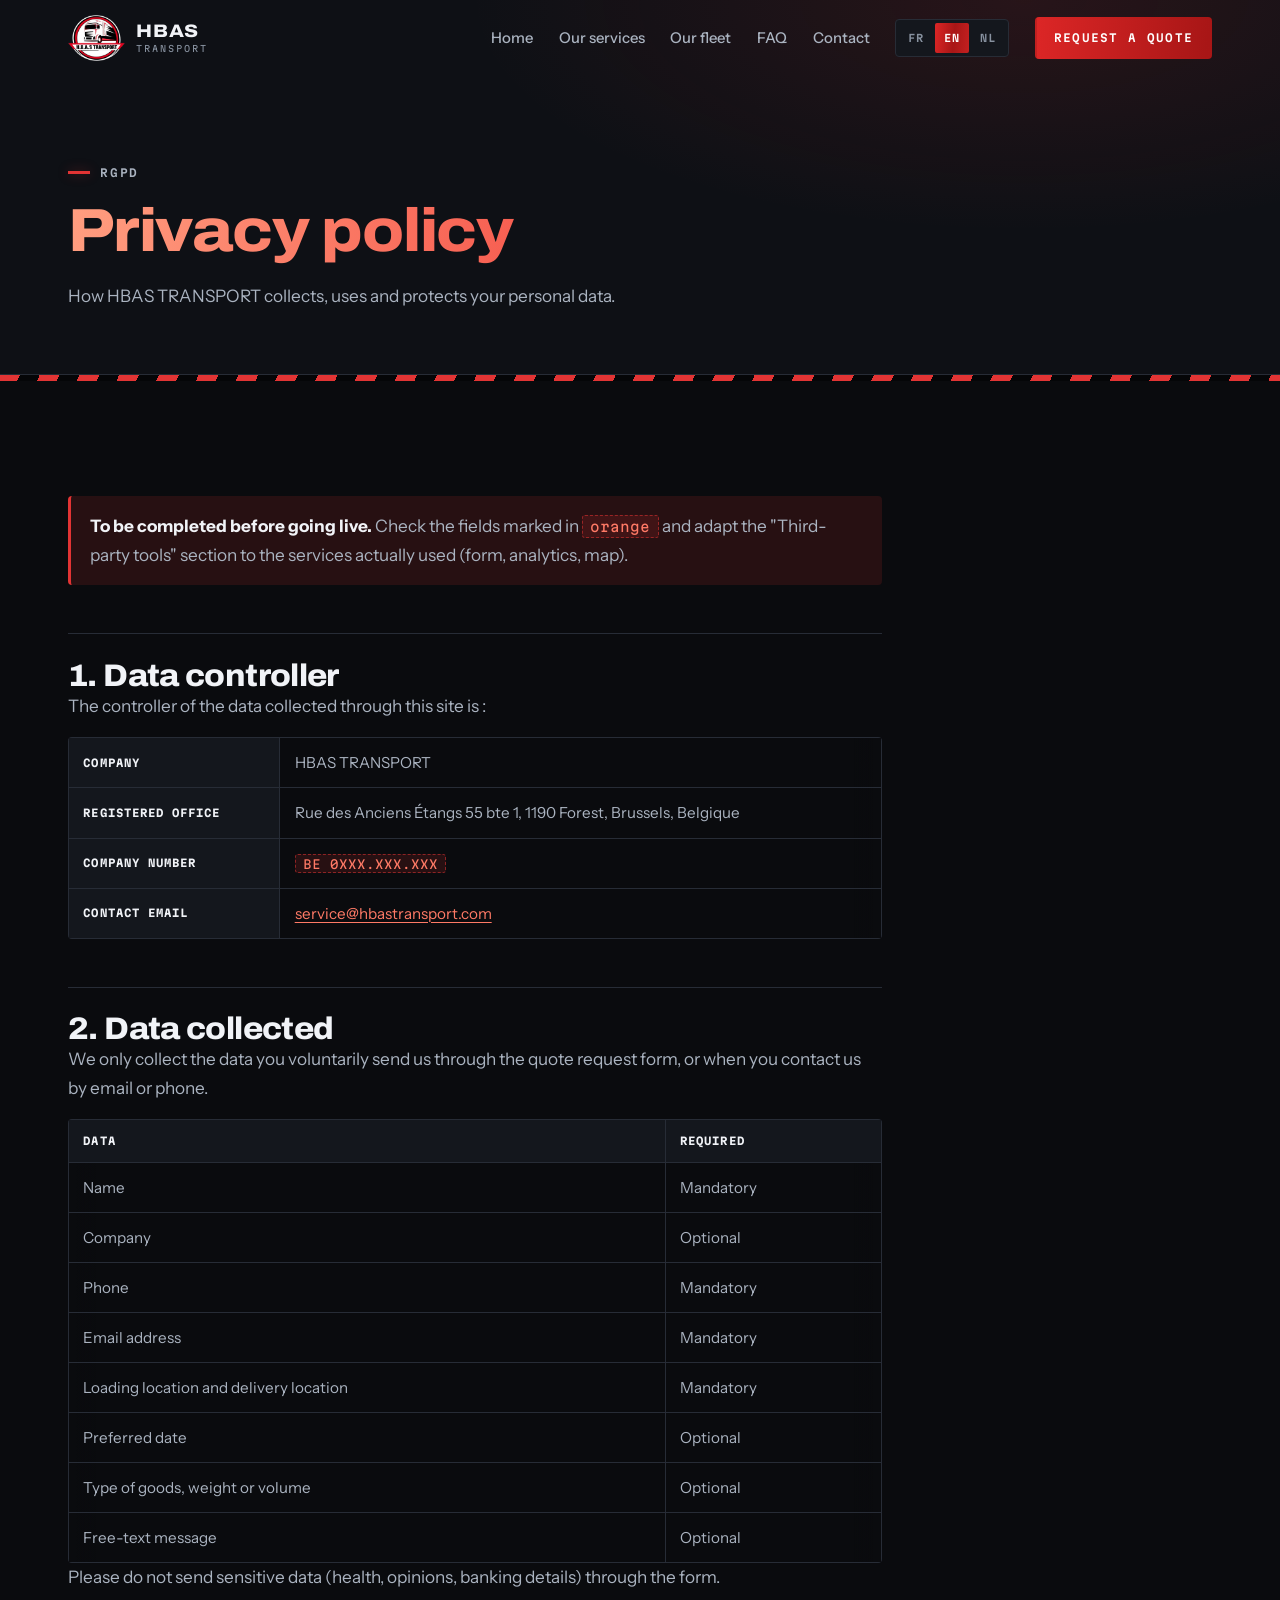
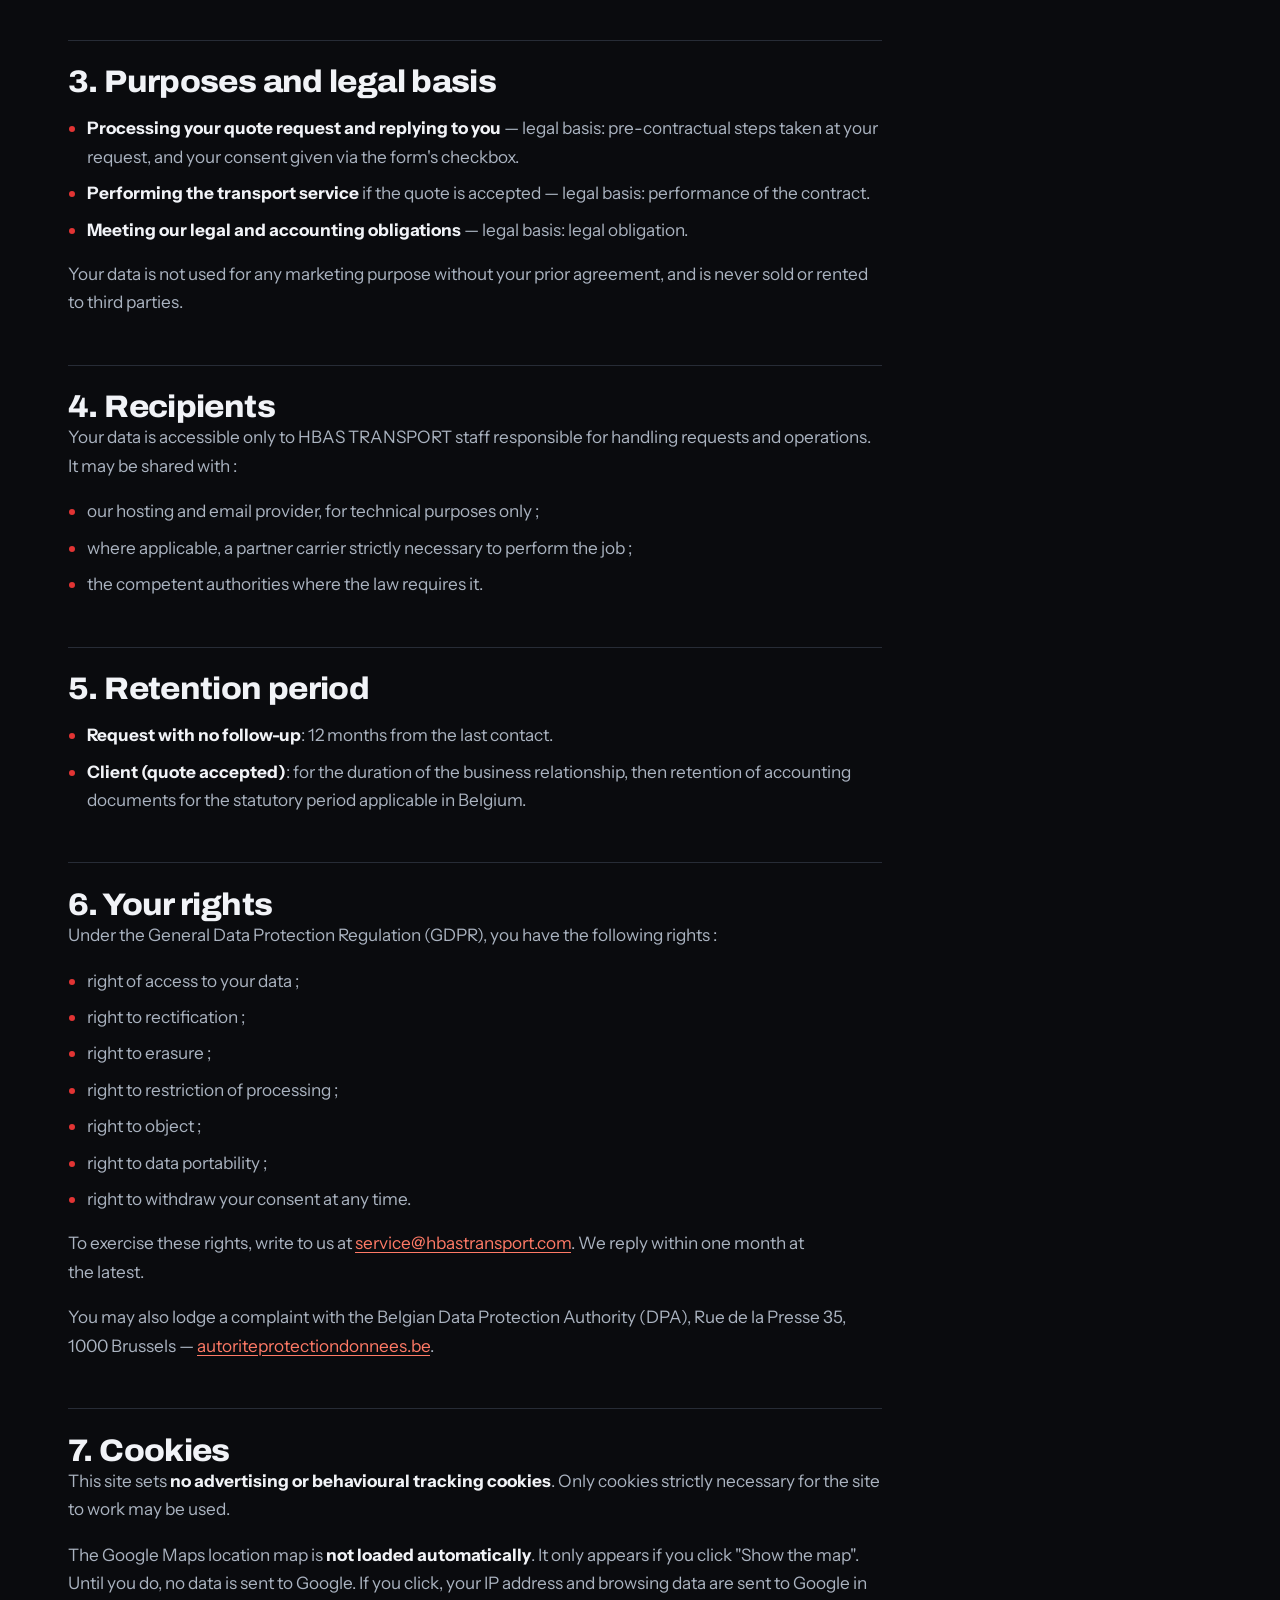
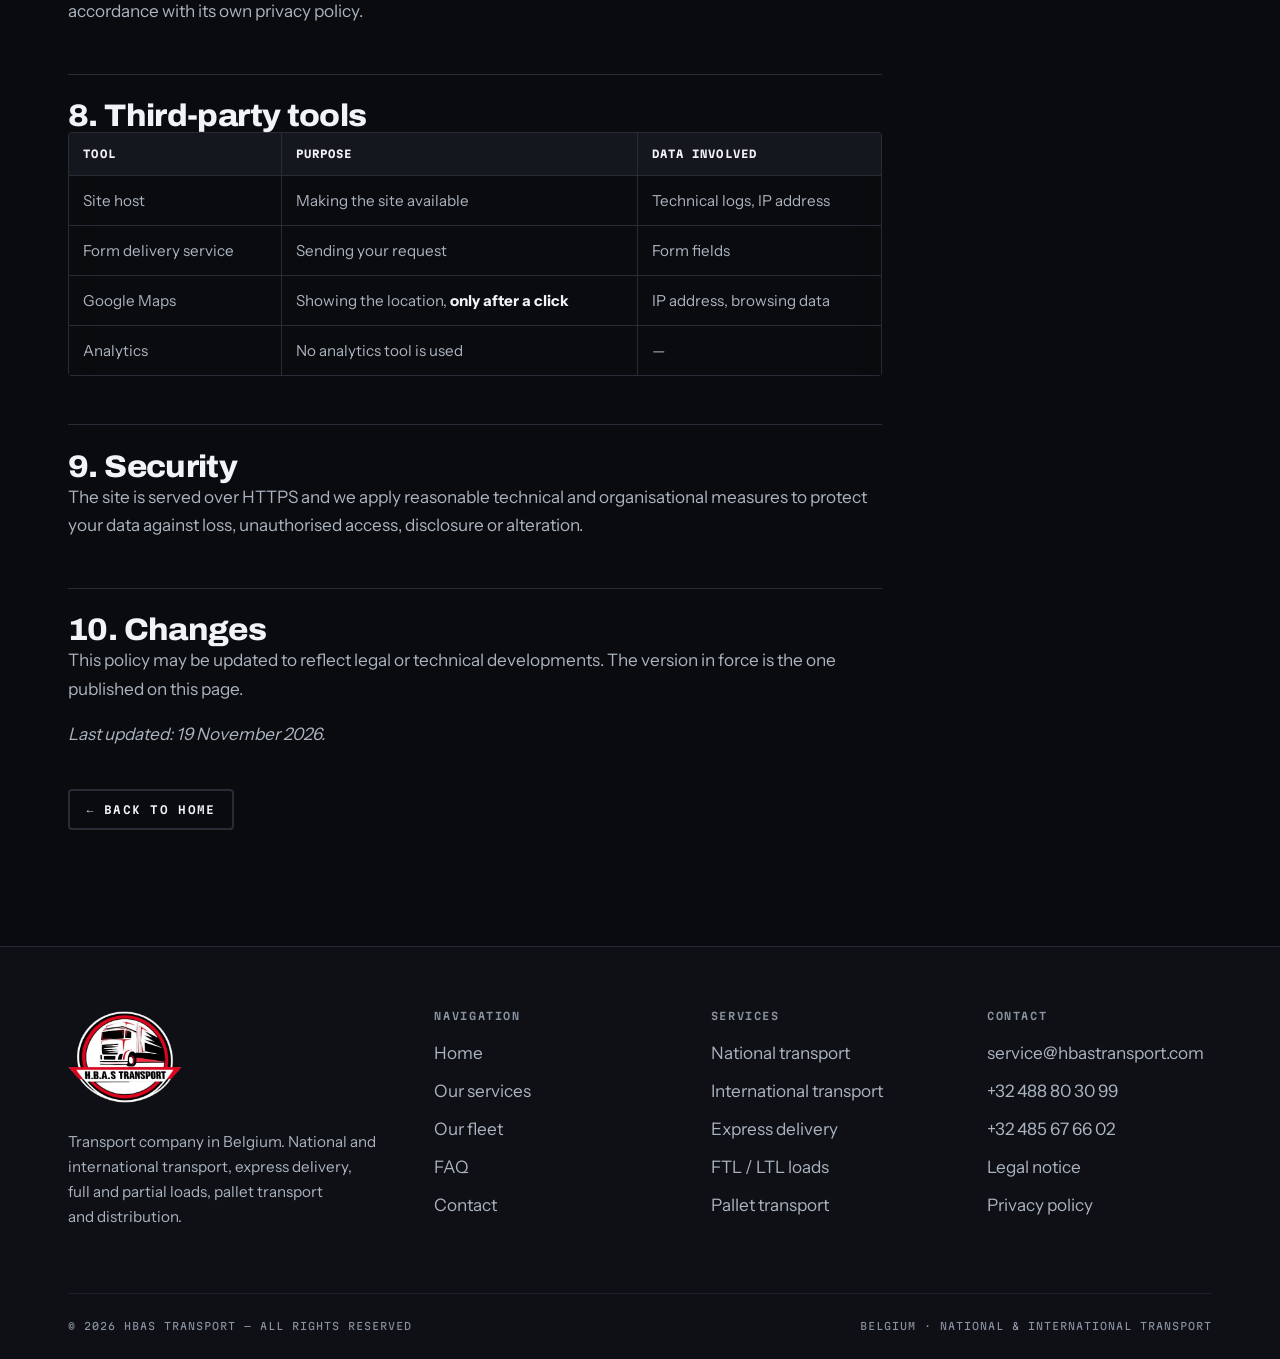
<file: en/privacy-policy.html>
<!DOCTYPE html>
<html lang="en">
<head>
<meta charset="utf-8">
<meta name="viewport" content="width=device-width, initial-scale=1">
<title>Privacy policy — HBAS TRANSPORT</title>
<meta name="description" content="HBAS TRANSPORT privacy policy: data collected through the quote form, purposes, retention period and GDPR rights.">
<meta name="robots" content="index, follow">
<link rel="canonical" href="https://hbastransport.com/en/privacy-policy.html">
<link rel="alternate" hreflang="fr" href="https://hbastransport.com/politique-confidentialite.html">
<link rel="alternate" hreflang="en" href="https://hbastransport.com/en/privacy-policy.html">
<link rel="alternate" hreflang="nl" href="https://hbastransport.com/nl/privacybeleid.html">
<link rel="alternate" hreflang="x-default" href="https://hbastransport.com/politique-confidentialite.html">
<meta name="theme-color" content="#0A0B0E">
<link rel="icon" href="../assets/img/favicon-32.png" sizes="32x32" type="image/png">
<link rel="icon" href="../assets/img/favicon-180.png" sizes="180x180" type="image/png">
<link rel="preload" as="font" type="font/woff2" href="../assets/fonts/archivo-latin.woff2" crossorigin>
<link rel="preload" as="font" type="font/woff2" href="../assets/fonts/instrument-sans-latin.woff2" crossorigin>
<link rel="stylesheet" href="../assets/css/fonts.css">
<link rel="stylesheet" href="../assets/css/styles.css">
<script src="../assets/js/main.js" defer></script>
</head>

<body>
<a class="skip-link" href="#main">Skip to content</a>

<header class="site-header is-stuck">
  <div class="shell">
    <a class="brand" href="index.html" aria-label="HBAS TRANSPORT — back to home">
      <picture>
        <source srcset="../assets/img/logo.webp" type="image/webp">
        <img class="brand__mark" src="../assets/img/logo.png" width="360" height="291"
             alt="" decoding="async">
      </picture>
      <span class="brand__txt">
        <span class="brand__name">HBAS</span>
        <span class="brand__sub">Transport</span>
      </span>
    </a>

    <button class="nav-toggle" type="button" aria-expanded="false" aria-controls="nav" aria-label="Open menu"><span></span></button>

    <nav class="nav" id="nav" data-open="false" aria-label="Main navigation">
      <ul class="nav__list">
        <li><a class="nav__link" href="index.html#accueil">Home</a></li>
        <li><a class="nav__link" href="index.html#services">Our services</a></li>
        <li><a class="nav__link" href="index.html#flotte">Our fleet</a></li>
        <li><a class="nav__link" href="index.html#faq">FAQ</a></li>
        <li><a class="nav__link" href="index.html#contact">Contact</a></li>
      </ul>
      <div class="lang" role="group" aria-label="Site language">
        <a href="/politique-confidentialite.html" hreflang="fr" lang="fr">FR</a>
        <a href="/en/privacy-policy.html" hreflang="en" lang="en" aria-current="true">EN</a>
        <a href="/nl/privacybeleid.html" hreflang="nl" lang="nl">NL</a>
      </div>
      <a class="btn btn--hi btn--sm" href="index.html#contact">Request a quote</a>
    </nav>
  </div>
</header>

<main id="main">

<section class="legal-hero">
  <div class="shell">
    <p class="kicker">RGPD</p>
    <h1 class="grad">Privacy policy</h1>
    <p>How HBAS TRANSPORT collects, uses and protects your personal data.</p>
  </div>
</section>

<div class="hazard hazard--thin" aria-hidden="true"></div>

<section class="section">
  <div class="shell">
    <div class="prose">

      <p class="notice">
        <strong>To be completed before going live.</strong> Check the fields marked in <span class="todo">orange</span> and adapt the "Third-party tools" section to the services actually used (form, analytics, map).
      </p>

      <h2>1. Data controller</h2>
      <p>
        The controller of the data collected through this site is&nbsp;:
      </p>
      <div class="table-wrap">
      <table>
        <tbody>
          <tr><th>Company</th><td>HBAS TRANSPORT</td></tr>
          <tr><th>Registered office</th><td>Rue des Anciens Étangs 55 bte 1, 1190 Forest, Brussels, Belgique</td></tr>
          <tr><th>Company number</th><td><span class="todo">BE 0XXX.XXX.XXX</span></td></tr>
          <tr><th>Contact email</th><td><a href="mailto:service@hbastransport.com">service@hbastransport.com</a></td></tr>
        </tbody>
      </table>
      </div>

      <h2>2. Data collected</h2>
      <p>
        We only collect the data you voluntarily send us through the quote request form, or when you contact us by email or phone.
      </p>
      <div class="table-wrap">
      <table>
        <thead>
          <tr><th>Data</th><th>Required</th></tr>
        </thead>
        <tbody>
          <tr><td>Name</td><td>Mandatory</td></tr>
          <tr><td>Company</td><td>Optional</td></tr>
          <tr><td>Phone</td><td>Mandatory</td></tr>
          <tr><td>Email address</td><td>Mandatory</td></tr>
          <tr><td>Loading location and delivery location</td><td>Mandatory</td></tr>
          <tr><td>Preferred date</td><td>Optional</td></tr>
          <tr><td>Type of goods, weight or volume</td><td>Optional</td></tr>
          <tr><td>Free-text message</td><td>Optional</td></tr>
        </tbody>
      </table>
      </div>
      <p>
        Please do not send sensitive data (health, opinions, banking details) through the form.
      </p>

      <h2>3. Purposes and legal basis</h2>
      <ul>
        <li>
          <strong>Processing your quote request and replying to you</strong> — legal basis: pre-contractual steps taken at your request, and your consent given via the form's checkbox.
        </li>
        <li>
          <strong>Performing the transport service</strong> if the quote is accepted — legal basis: performance of the contract.
        </li>
        <li>
          <strong>Meeting our legal and accounting obligations</strong> — legal basis: legal obligation.
        </li>
      </ul>
      <p>
        Your data is not used for any marketing purpose without your prior agreement, and is never sold or rented to third parties.
      </p>

      <h2>4. Recipients</h2>
      <p>
        Your data is accessible only to HBAS TRANSPORT staff responsible for handling requests and operations. It may be shared with&nbsp;:
      </p>
      <ul>
        <li>our hosting and email provider, for technical purposes only&nbsp;;</li>
        <li>where applicable, a partner carrier strictly necessary to perform the job&nbsp;;</li>
        <li>the competent authorities where the law requires it.</li>
      </ul>

      <h2>5. Retention period</h2>
      <ul>
        <li><strong>Request with no follow-up</strong>: 12 months from the last contact.</li>
        <li><strong>Client (quote accepted)</strong>: for the duration of the business relationship, then retention of accounting documents for the statutory period applicable in Belgium.</li>
      </ul>

      <h2>6. Your rights</h2>
      <p>
        Under the General Data Protection Regulation (GDPR), you have the following rights&nbsp;:
      </p>
      <ul>
        <li>right of access to your data&nbsp;;</li>
        <li>right to rectification&nbsp;;</li>
        <li>right to erasure&nbsp;;</li>
        <li>right to restriction of processing&nbsp;;</li>
        <li>right to object&nbsp;;</li>
        <li>right to data portability&nbsp;;</li>
        <li>right to withdraw your consent at any time.</li>
      </ul>
      <p>
        To exercise these rights, write to us at
        <a href="mailto:service@hbastransport.com">service@hbastransport.com</a>.
        We reply within one month at the latest.
      </p>
      <p>
        You may also lodge a complaint with the Belgian Data Protection Authority (DPA), Rue de la Presse 35, 1000 Brussels —
        <a href="https://www.autoriteprotectiondonnees.be" target="_blank" rel="noopener">autoriteprotectiondonnees.be</a>.
      </p>

      <h2>7. Cookies</h2>
      <p>
        This site sets <strong>no advertising or behavioural tracking cookies</strong>. Only cookies strictly necessary for the site to work may be used.
      </p>
      <p>
        The Google Maps location map is <strong>not loaded automatically</strong>. It only appears if you click "Show the map". Until you do, no data is sent to Google. If you click, your IP address and browsing data are sent to Google in accordance with its own privacy policy.
      </p>

      <h2>8. Third-party tools</h2>
      <div class="table-wrap">
      <table>
        <thead><tr><th>Tool</th><th>Purpose</th><th>Data involved</th></tr></thead>
        <tbody>
          <tr><td>Site host</td><td>Making the site available</td><td>Technical logs, IP address</td></tr>
          <tr><td>Form delivery service</td><td>Sending your request</td><td>Form fields</td></tr>
          <tr><td>Google Maps</td><td>Showing the location, <strong>only after a click</strong></td><td>IP address, browsing data</td></tr>
          <tr><td>Analytics</td><td>No analytics tool is used</td><td>—</td></tr>
        </tbody>
      </table>
      </div>

      <h2>9. Security</h2>
      <p>
        The site is served over HTTPS and we apply reasonable technical and organisational measures to protect your data against loss, unauthorised access, disclosure or alteration.
      </p>

      <h2>10. Changes</h2>
      <p>
        This policy may be updated to reflect legal or technical developments. The version in force is the one published on this page.
      </p>
      <p><em>Last updated: 19 November 2026.</em></p>

      <p style="margin-top:2.5rem">
        <a class="btn btn--ghost btn--sm" href="index.html">← Back to home</a>
      </p>

    </div>
  </div>
</section>

</main>

<footer class="site-footer">
  <div class="shell">
    <div class="footer-grid">
      <div class="footer__about">
        <a class="brand" href="index.html" aria-label="HBAS TRANSPORT — back to home">
          <picture>
        <source srcset="../assets/img/logo.webp" type="image/webp">
        <img class="brand__mark" src="../assets/img/logo.png" width="360" height="291"
             alt="" decoding="async">
      </picture>
          <span class="brand__txt"><span class="brand__name">HBAS</span><span class="brand__sub">Transport</span></span>
        </a>
        <p>Transport company in Belgium. National and international transport,
          express delivery, full and partial loads, pallet transport and
          distribution.</p>
      </div>
      <nav aria-label="Site navigation">
        <h3>Navigation</h3>
        <ul>
          <li><a href="index.html#accueil">Home</a></li>
          <li><a href="index.html#services">Our services</a></li>
          <li><a href="index.html#flotte">Our fleet</a></li>
          <li><a href="index.html#faq">FAQ</a></li>
          <li><a href="index.html#contact">Contact</a></li>
        </ul>
      </nav>
      <nav aria-label="Our services">
        <h3>Services</h3>
        <ul>
          <li><a href="index.html#services">National transport</a></li>
          <li><a href="index.html#services">International transport</a></li>
          <li><a href="index.html#services">Express delivery</a></li>
          <li><a href="index.html#services">FTL / LTL loads</a></li>
          <li><a href="index.html#services">Pallet transport</a></li>
        </ul>
      </nav>
      <div>
        <h3>Contact</h3>
        <ul>
          <li><a href="mailto:service@hbastransport.com">service@hbastransport.com</a></li>
          <li><a href="tel:+32488803099">+32 488 80 30 99</a></li>
          <li><a href="tel:+32485676602">+32 485 67 66 02</a></li>
          <li><a href="legal-notice.html">Legal notice</a></li>
          <li><a href="privacy-policy.html">Privacy policy</a></li>
        </ul>
      </div>
    </div>
    <div class="footer-bottom">
      <span>© <span data-year>2026</span> HBAS TRANSPORT — All rights reserved</span>
      <span>Belgium · National &amp; international transport</span>
    </div>
  </div>
</footer>

<button class="to-top" type="button" aria-label="Back to top">
  <svg viewBox="0 0 24 24" fill="none" stroke="currentColor" stroke-width="2.4" stroke-linecap="round" stroke-linejoin="round" aria-hidden="true"><path d="M12 19V5M6 11l6-6 6 6"/></svg>
</button>

</body>
</html>
</file>
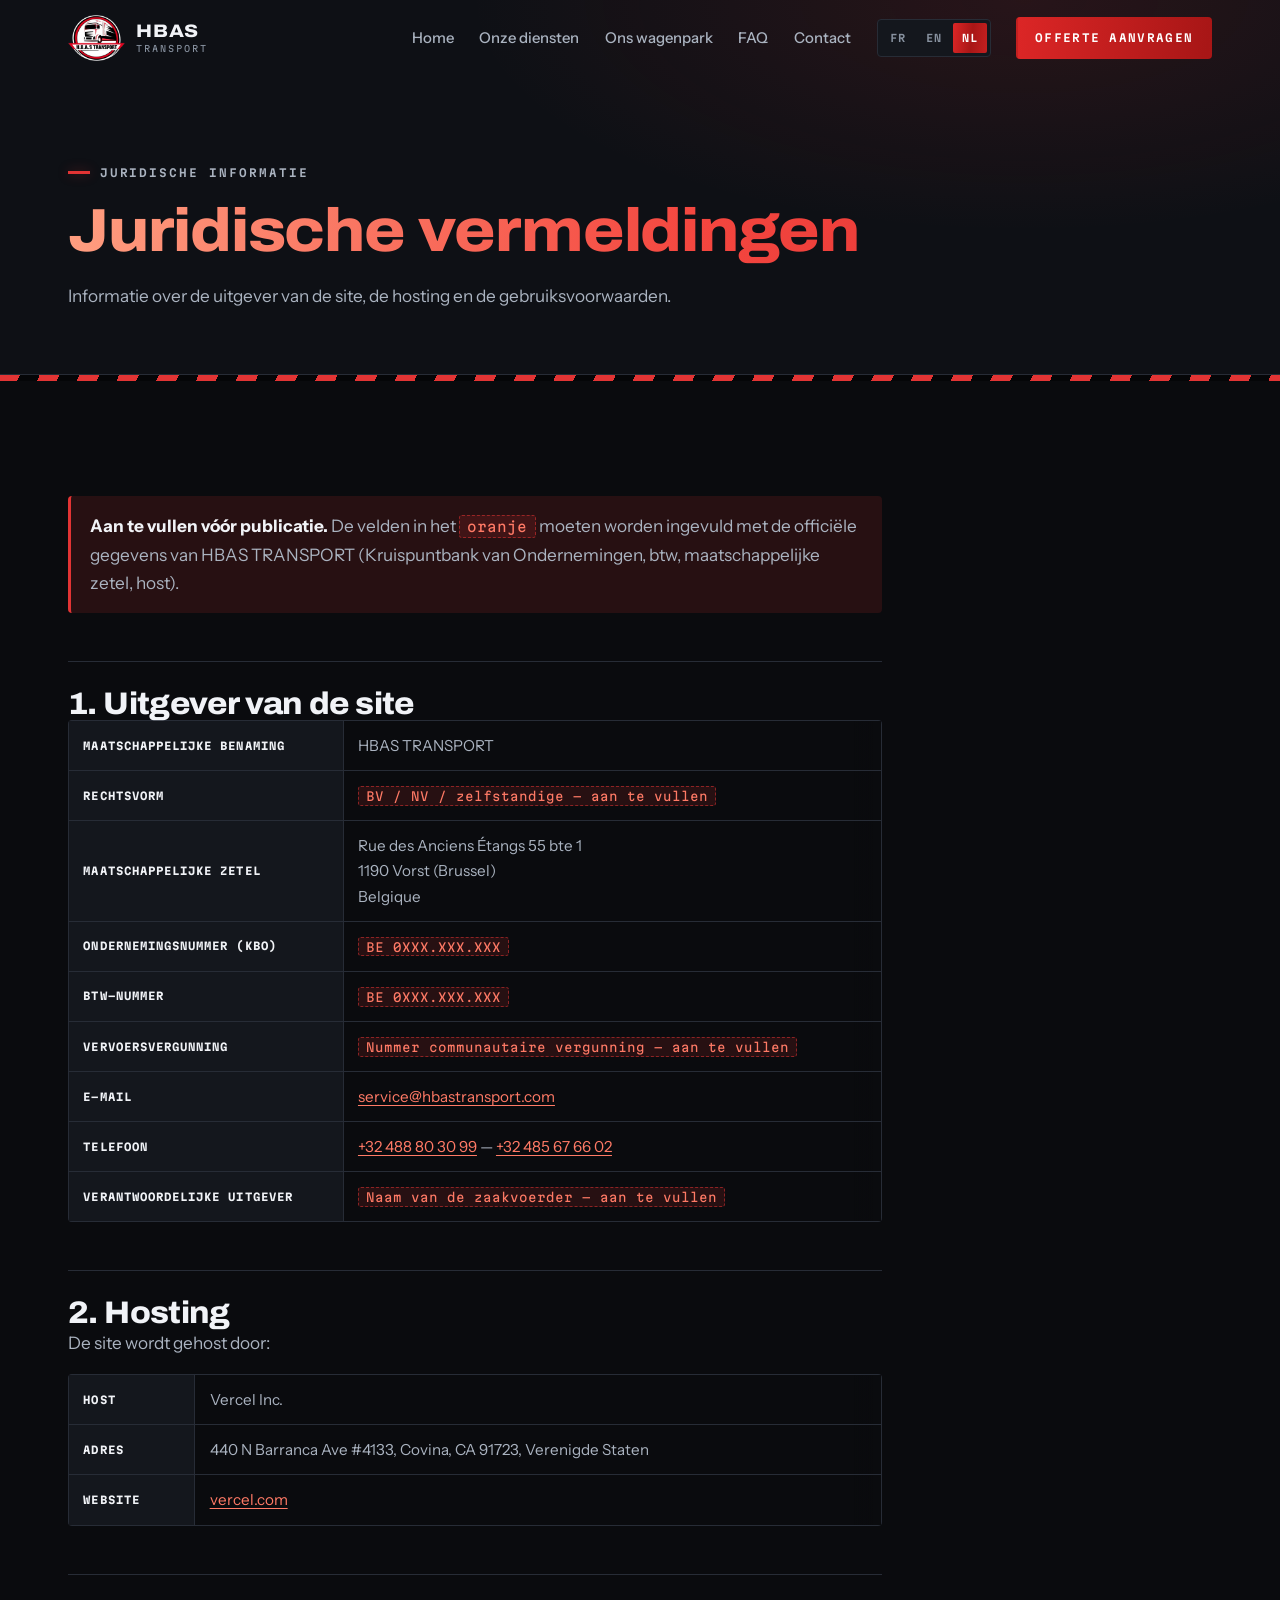
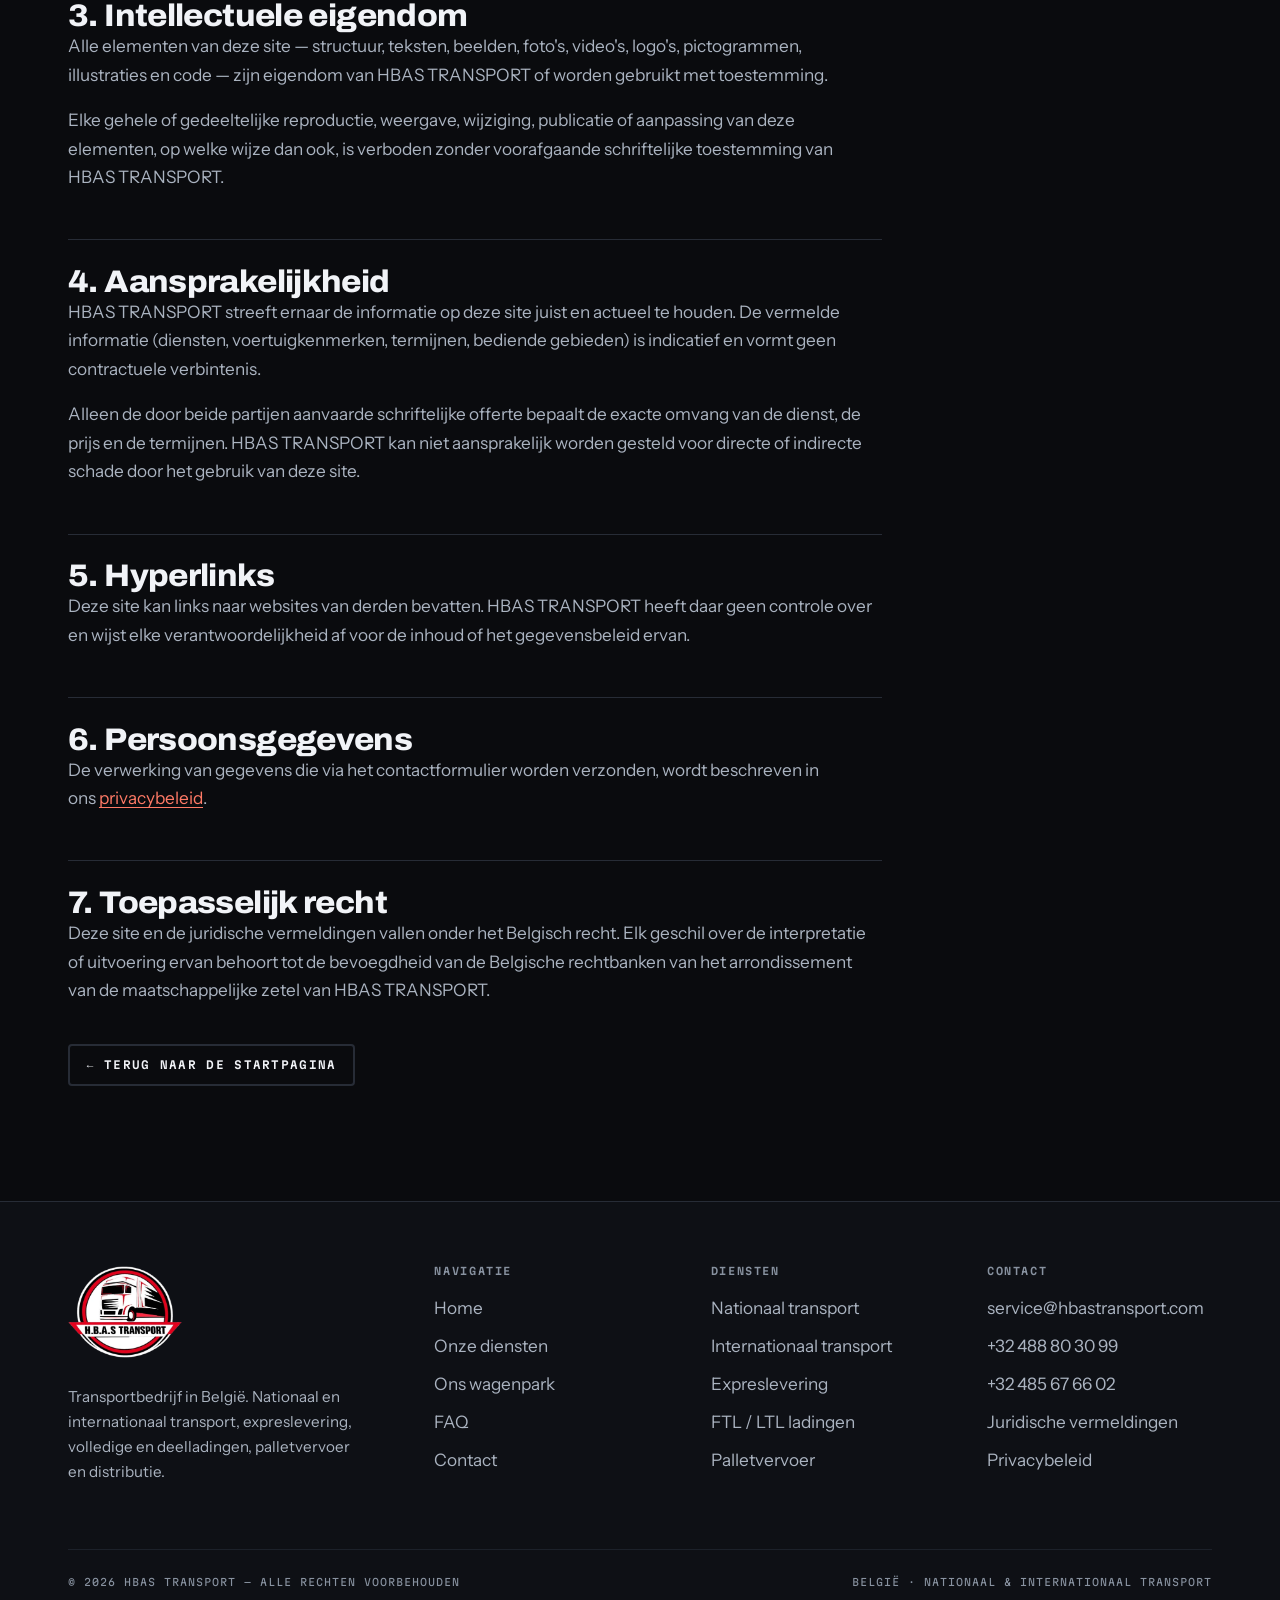
<file: nl/juridische-vermeldingen.html>
<!DOCTYPE html>
<html lang="nl">
<head>
<meta charset="utf-8">
<meta name="viewport" content="width=device-width, initial-scale=1">
<title>Juridische vermeldingen — HBAS TRANSPORT</title>
<meta name="description" content="Juridische vermeldingen van de website van HBAS TRANSPORT: uitgever, host, intellectuele eigendom en aansprakelijkheid.">
<meta name="robots" content="index, follow">
<link rel="canonical" href="https://hbastransport.com/nl/juridische-vermeldingen.html">
<link rel="alternate" hreflang="fr" href="https://hbastransport.com/mentions-legales.html">
<link rel="alternate" hreflang="en" href="https://hbastransport.com/en/legal-notice.html">
<link rel="alternate" hreflang="nl" href="https://hbastransport.com/nl/juridische-vermeldingen.html">
<link rel="alternate" hreflang="x-default" href="https://hbastransport.com/mentions-legales.html">
<meta name="theme-color" content="#0A0B0E">
<link rel="icon" href="../assets/img/favicon-32.png" sizes="32x32" type="image/png">
<link rel="icon" href="../assets/img/favicon-180.png" sizes="180x180" type="image/png">
<link rel="preload" as="font" type="font/woff2" href="../assets/fonts/archivo-latin.woff2" crossorigin>
<link rel="preload" as="font" type="font/woff2" href="../assets/fonts/instrument-sans-latin.woff2" crossorigin>
<link rel="stylesheet" href="../assets/css/fonts.css">
<link rel="stylesheet" href="../assets/css/styles.css">
<script src="../assets/js/main.js" defer></script>
</head>

<body>
<a class="skip-link" href="#main">Naar de inhoud</a>

<header class="site-header is-stuck">
  <div class="shell">
    <a class="brand" href="index.html" aria-label="HBAS TRANSPORT — terug naar de startpagina">
      <picture>
        <source srcset="../assets/img/logo.webp" type="image/webp">
        <img class="brand__mark" src="../assets/img/logo.png" width="360" height="291"
             alt="" decoding="async">
      </picture>
      <span class="brand__txt">
        <span class="brand__name">HBAS</span>
        <span class="brand__sub">Transport</span>
      </span>
    </a>

    <button class="nav-toggle" type="button" aria-expanded="false" aria-controls="nav" aria-label="Menu openen"><span></span></button>

    <nav class="nav" id="nav" data-open="false" aria-label="Hoofdnavigatie">
      <ul class="nav__list">
        <li><a class="nav__link" href="index.html#accueil">Home</a></li>
        <li><a class="nav__link" href="index.html#services">Onze diensten</a></li>
        <li><a class="nav__link" href="index.html#flotte">Ons wagenpark</a></li>
        <li><a class="nav__link" href="index.html#faq">FAQ</a></li>
        <li><a class="nav__link" href="index.html#contact">Contact</a></li>
      </ul>
      <div class="lang" role="group" aria-label="Taal van de site">
        <a href="/mentions-legales.html" hreflang="fr" lang="fr">FR</a>
        <a href="/en/legal-notice.html" hreflang="en" lang="en">EN</a>
        <a href="/nl/juridische-vermeldingen.html" hreflang="nl" lang="nl" aria-current="true">NL</a>
      </div>
      <a class="btn btn--hi btn--sm" href="index.html#contact">Offerte aanvragen</a>
    </nav>
  </div>
</header>

<main id="main">

<section class="legal-hero">
  <div class="shell">
    <p class="kicker">Juridische informatie</p>
    <h1 class="grad">Juridische vermeldingen</h1>
    <p>Informatie over de uitgever van de site, de hosting en de gebruiksvoorwaarden.</p>
  </div>
</section>

<div class="hazard hazard--thin" aria-hidden="true"></div>

<section class="section">
  <div class="shell">
    <div class="prose">

      <p class="notice">
        <strong>Aan te vullen vóór publicatie.</strong> De velden in het <span class="todo">oranje</span> moeten worden ingevuld met de officiële gegevens van HBAS TRANSPORT (Kruispuntbank van Ondernemingen, btw, maatschappelijke zetel, host).
      </p>

      <h2>1. Uitgever van de site</h2>
      <div class="table-wrap">
      <table>
        <tbody>
          <tr><th>Maatschappelijke benaming</th><td>HBAS TRANSPORT</td></tr>
          <tr><th>Rechtsvorm</th><td><span class="todo">BV / NV / zelfstandige — aan te vullen</span></td></tr>
          <tr><th>Maatschappelijke zetel</th><td>Rue des Anciens Étangs 55 bte 1<br>1190 Vorst (Brussel)<br>Belgique</td></tr>
          <tr><th>Ondernemingsnummer (KBO)</th><td><span class="todo">BE 0XXX.XXX.XXX</span></td></tr>
          <tr><th>Btw-nummer</th><td><span class="todo">BE 0XXX.XXX.XXX</span></td></tr>
          <tr><th>Vervoersvergunning</th><td><span class="todo">Nummer communautaire vergunning — aan te vullen</span></td></tr>
          <tr><th>E-mail</th><td><a href="mailto:service@hbastransport.com">service@hbastransport.com</a></td></tr>
          <tr><th>Telefoon</th><td><a href="tel:+32488803099">+32 488 80 30 99</a> — <a href="tel:+32485676602">+32 485 67 66 02</a></td></tr>
          <tr><th>Verantwoordelijke uitgever</th><td><span class="todo">Naam van de zaakvoerder — aan te vullen</span></td></tr>
        </tbody>
      </table>
      </div>

      <h2>2. Hosting</h2>
      <p>De site wordt gehost door:</p>
      <div class="table-wrap">
      <table>
        <tbody>
          <tr><th>Host</th><td>Vercel Inc.</td></tr>
          <tr><th>Adres</th><td>440 N Barranca Ave #4133, Covina, CA 91723, Verenigde Staten</td></tr>
          <tr><th>Website</th><td><a href="https://vercel.com" target="_blank" rel="noopener">vercel.com</a></td></tr>
        </tbody>
      </table>
      </div>

      <h2>3. Intellectuele eigendom</h2>
      <p>
        Alle elementen van deze site — structuur, teksten, beelden, foto's, video's, logo's, pictogrammen, illustraties en code — zijn eigendom van HBAS TRANSPORT of worden gebruikt met toestemming.
      </p>
      <p>
        Elke gehele of gedeeltelijke reproductie, weergave, wijziging, publicatie of aanpassing van deze elementen, op welke wijze dan ook, is verboden zonder voorafgaande schriftelijke toestemming van HBAS TRANSPORT.
      </p>

      <h2>4. Aansprakelijkheid</h2>
      <p>
        HBAS TRANSPORT streeft ernaar de informatie op deze site juist en actueel te houden. De vermelde informatie (diensten, voertuigkenmerken, termijnen, bediende gebieden) is indicatief en vormt geen contractuele verbintenis.
      </p>
      <p>
        Alleen de door beide partijen aanvaarde schriftelijke offerte bepaalt de exacte omvang van de dienst, de prijs en de termijnen. HBAS TRANSPORT kan niet aansprakelijk worden gesteld voor directe of indirecte schade door het gebruik van deze site.
      </p>

      <h2>5. Hyperlinks</h2>
      <p>
        Deze site kan links naar websites van derden bevatten. HBAS TRANSPORT heeft daar geen controle over en wijst elke verantwoordelijkheid af voor de inhoud of het gegevensbeleid ervan.
      </p>

      <h2>6. Persoonsgegevens</h2>
      <p>
        De verwerking van gegevens die via het contactformulier worden verzonden, wordt beschreven in ons
        <a href="privacybeleid.html">privacybeleid</a>.
      </p>

      <h2>7. Toepasselijk recht</h2>
      <p>
        Deze site en de juridische vermeldingen vallen onder het Belgisch recht. Elk geschil over de interpretatie of uitvoering ervan behoort tot de bevoegdheid van de Belgische rechtbanken van het arrondissement van de maatschappelijke zetel van HBAS TRANSPORT.
      </p>

      <p style="margin-top:2.5rem">
        <a class="btn btn--ghost btn--sm" href="index.html">← Terug naar de startpagina</a>
      </p>

    </div>
  </div>
</section>

</main>

<footer class="site-footer">
  <div class="shell">
    <div class="footer-grid">
      <div class="footer__about">
        <a class="brand" href="index.html" aria-label="HBAS TRANSPORT — terug naar de startpagina">
          <picture>
        <source srcset="../assets/img/logo.webp" type="image/webp">
        <img class="brand__mark" src="../assets/img/logo.png" width="360" height="291"
             alt="" decoding="async">
      </picture>
          <span class="brand__txt"><span class="brand__name">HBAS</span><span class="brand__sub">Transport</span></span>
        </a>
        <p>Transportbedrijf in België. Nationaal en internationaal transport,
          expreslevering, volledige en deelladingen, palletvervoer en
          distributie.</p>
      </div>
      <nav aria-label="Sitenavigatie">
        <h3>Navigatie</h3>
        <ul>
          <li><a href="index.html#accueil">Home</a></li>
          <li><a href="index.html#services">Onze diensten</a></li>
          <li><a href="index.html#flotte">Ons wagenpark</a></li>
          <li><a href="index.html#faq">FAQ</a></li>
          <li><a href="index.html#contact">Contact</a></li>
        </ul>
      </nav>
      <nav aria-label="Onze diensten">
        <h3>Diensten</h3>
        <ul>
          <li><a href="index.html#services">Nationaal transport</a></li>
          <li><a href="index.html#services">Internationaal transport</a></li>
          <li><a href="index.html#services">Expreslevering</a></li>
          <li><a href="index.html#services">FTL / LTL ladingen</a></li>
          <li><a href="index.html#services">Palletvervoer</a></li>
        </ul>
      </nav>
      <div>
        <h3>Contact</h3>
        <ul>
          <li><a href="mailto:service@hbastransport.com">service@hbastransport.com</a></li>
          <li><a href="tel:+32488803099">+32 488 80 30 99</a></li>
          <li><a href="tel:+32485676602">+32 485 67 66 02</a></li>
          <li><a href="juridische-vermeldingen.html">Juridische vermeldingen</a></li>
          <li><a href="privacybeleid.html">Privacybeleid</a></li>
        </ul>
      </div>
    </div>
    <div class="footer-bottom">
      <span>© <span data-year>2026</span> HBAS TRANSPORT — Alle rechten voorbehouden</span>
      <span>België · Nationaal &amp; internationaal transport</span>
    </div>
  </div>
</footer>

<button class="to-top" type="button" aria-label="Terug naar boven">
  <svg viewBox="0 0 24 24" fill="none" stroke="currentColor" stroke-width="2.4" stroke-linecap="round" stroke-linejoin="round" aria-hidden="true"><path d="M12 19V5M6 11l6-6 6 6"/></svg>
</button>

</body>
</html>
</file>
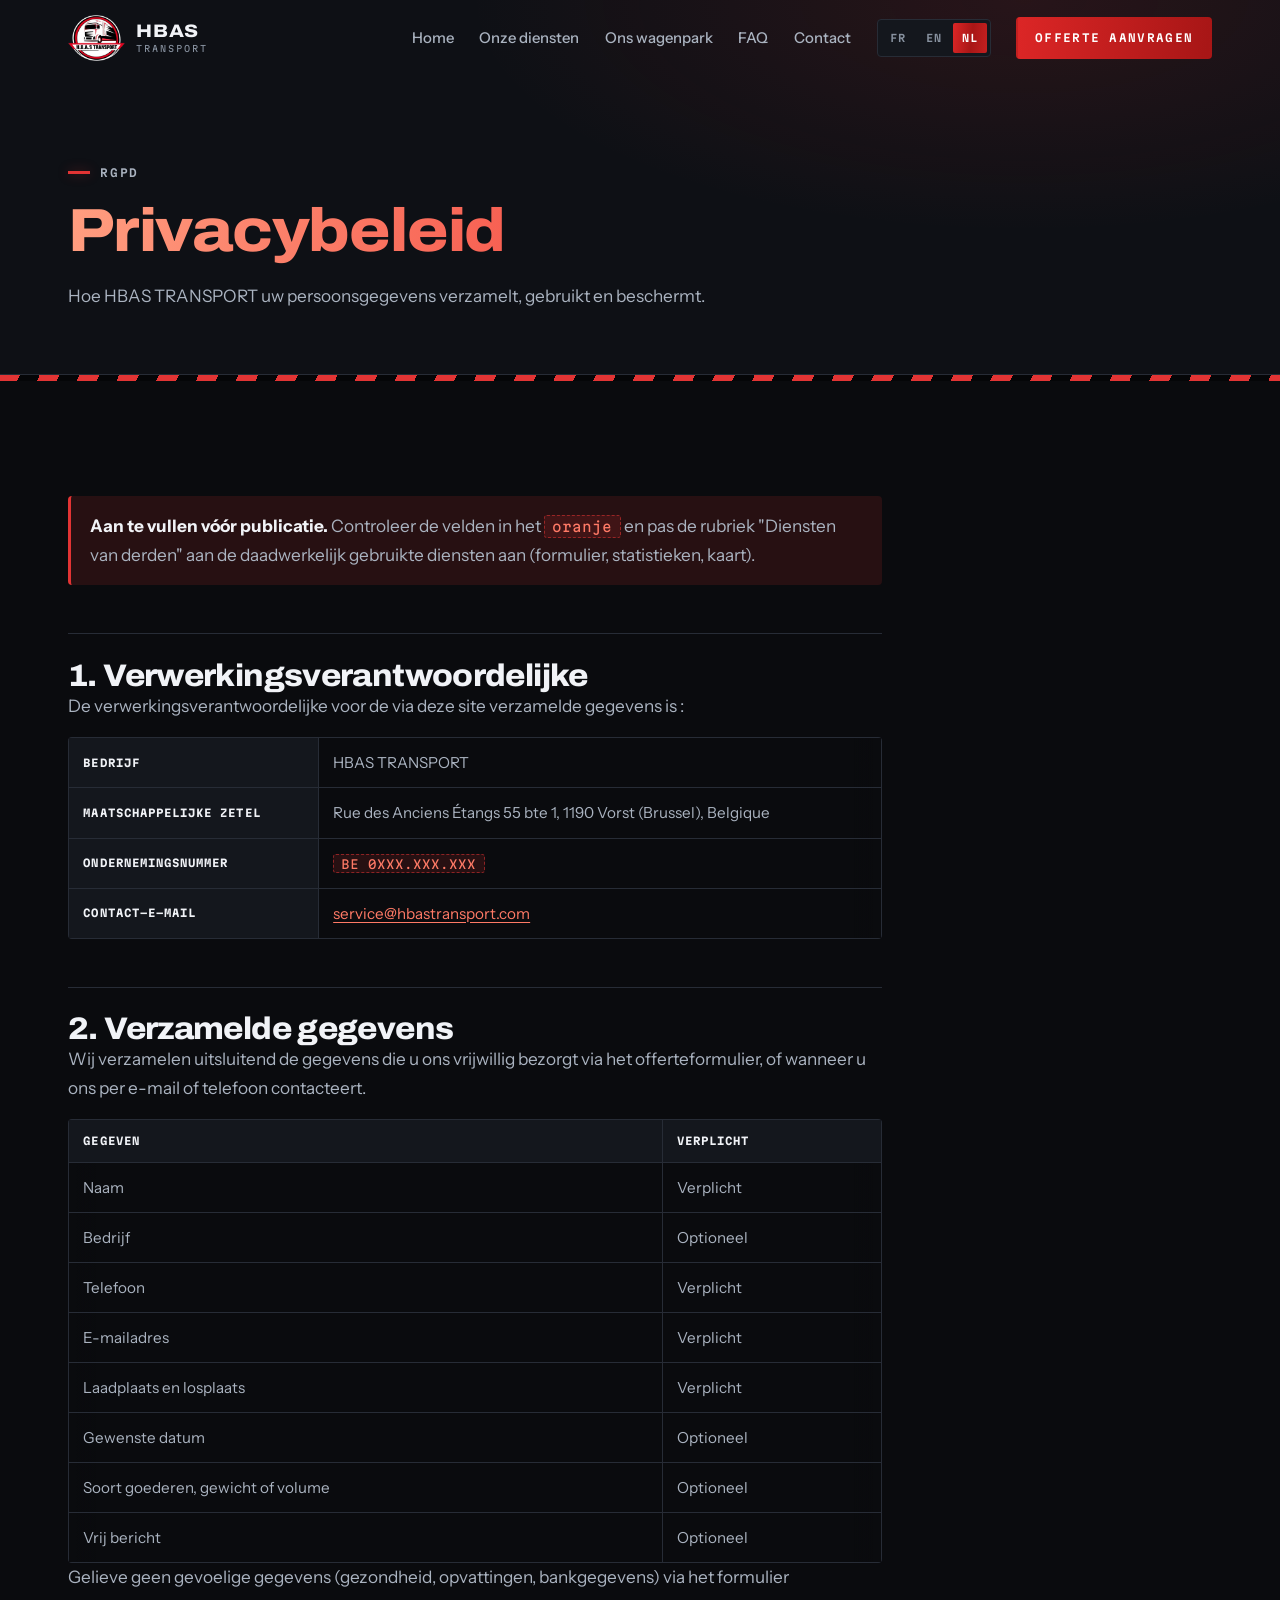
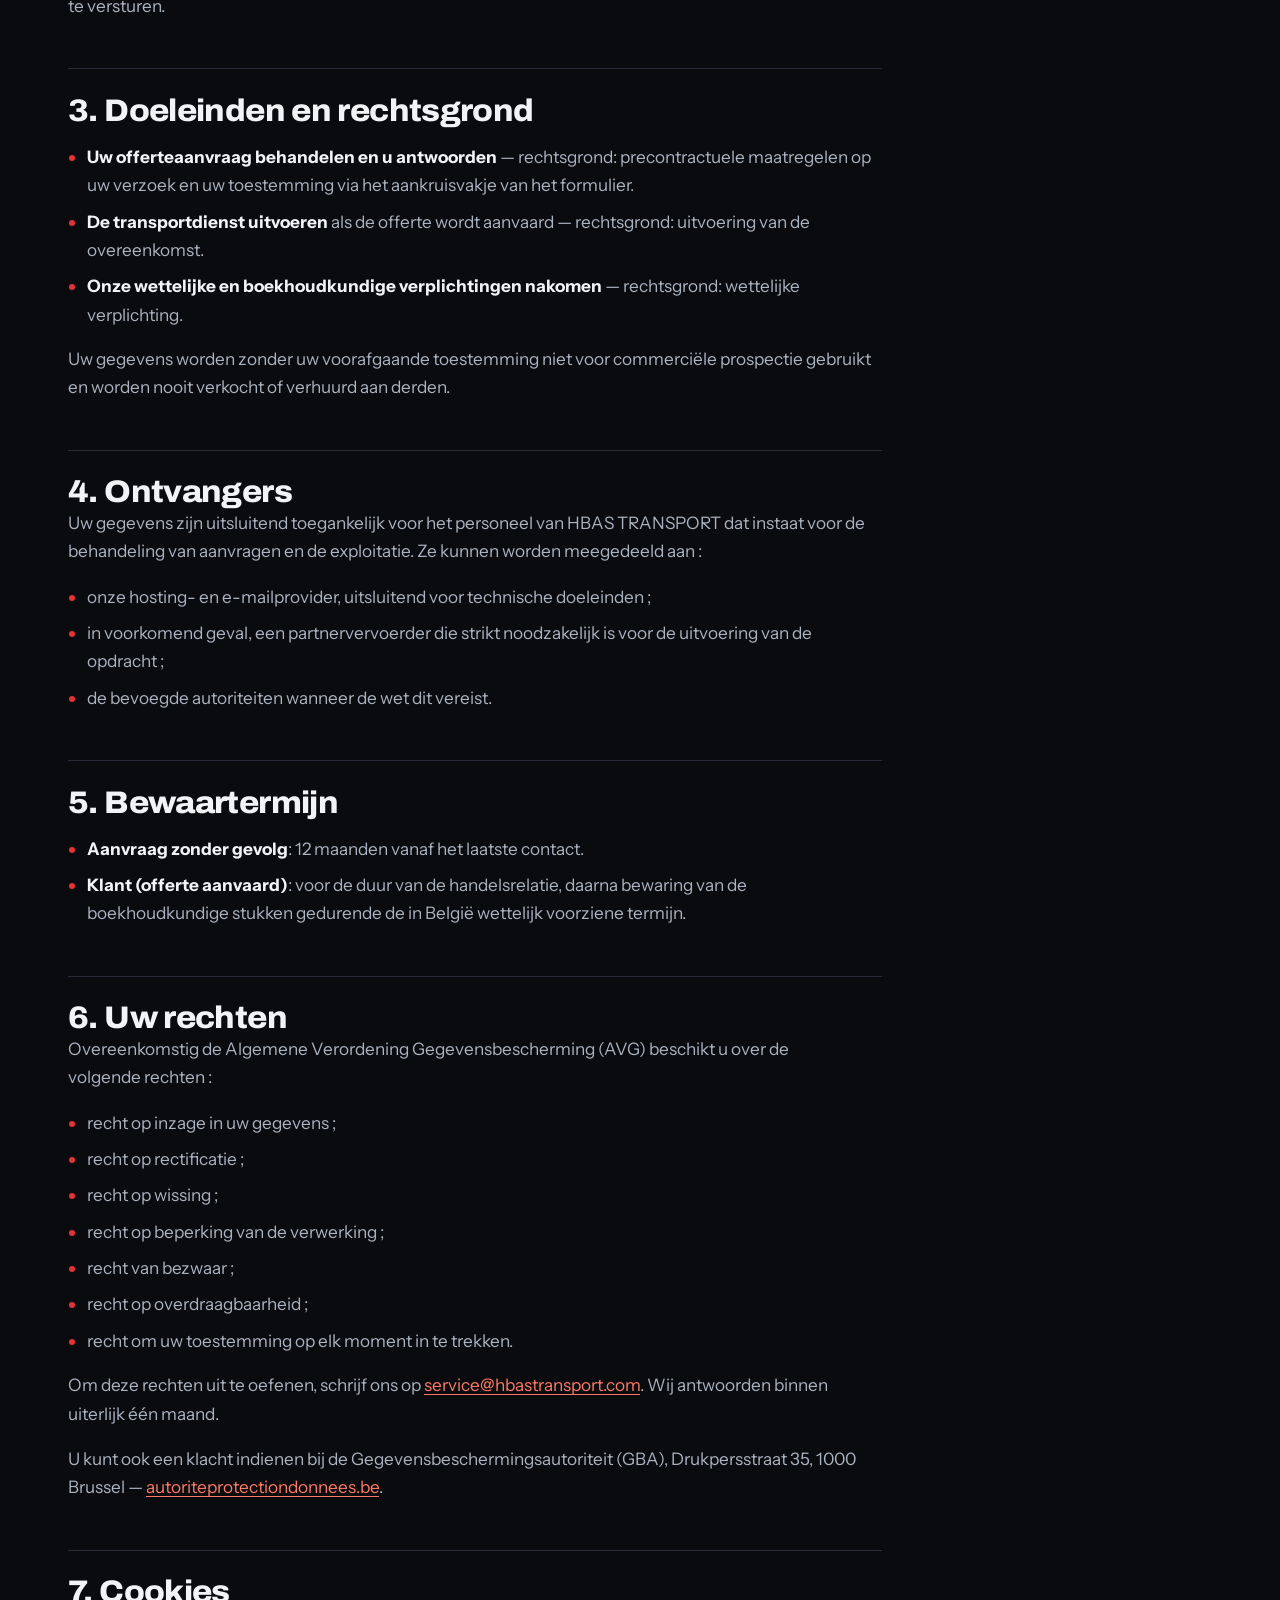
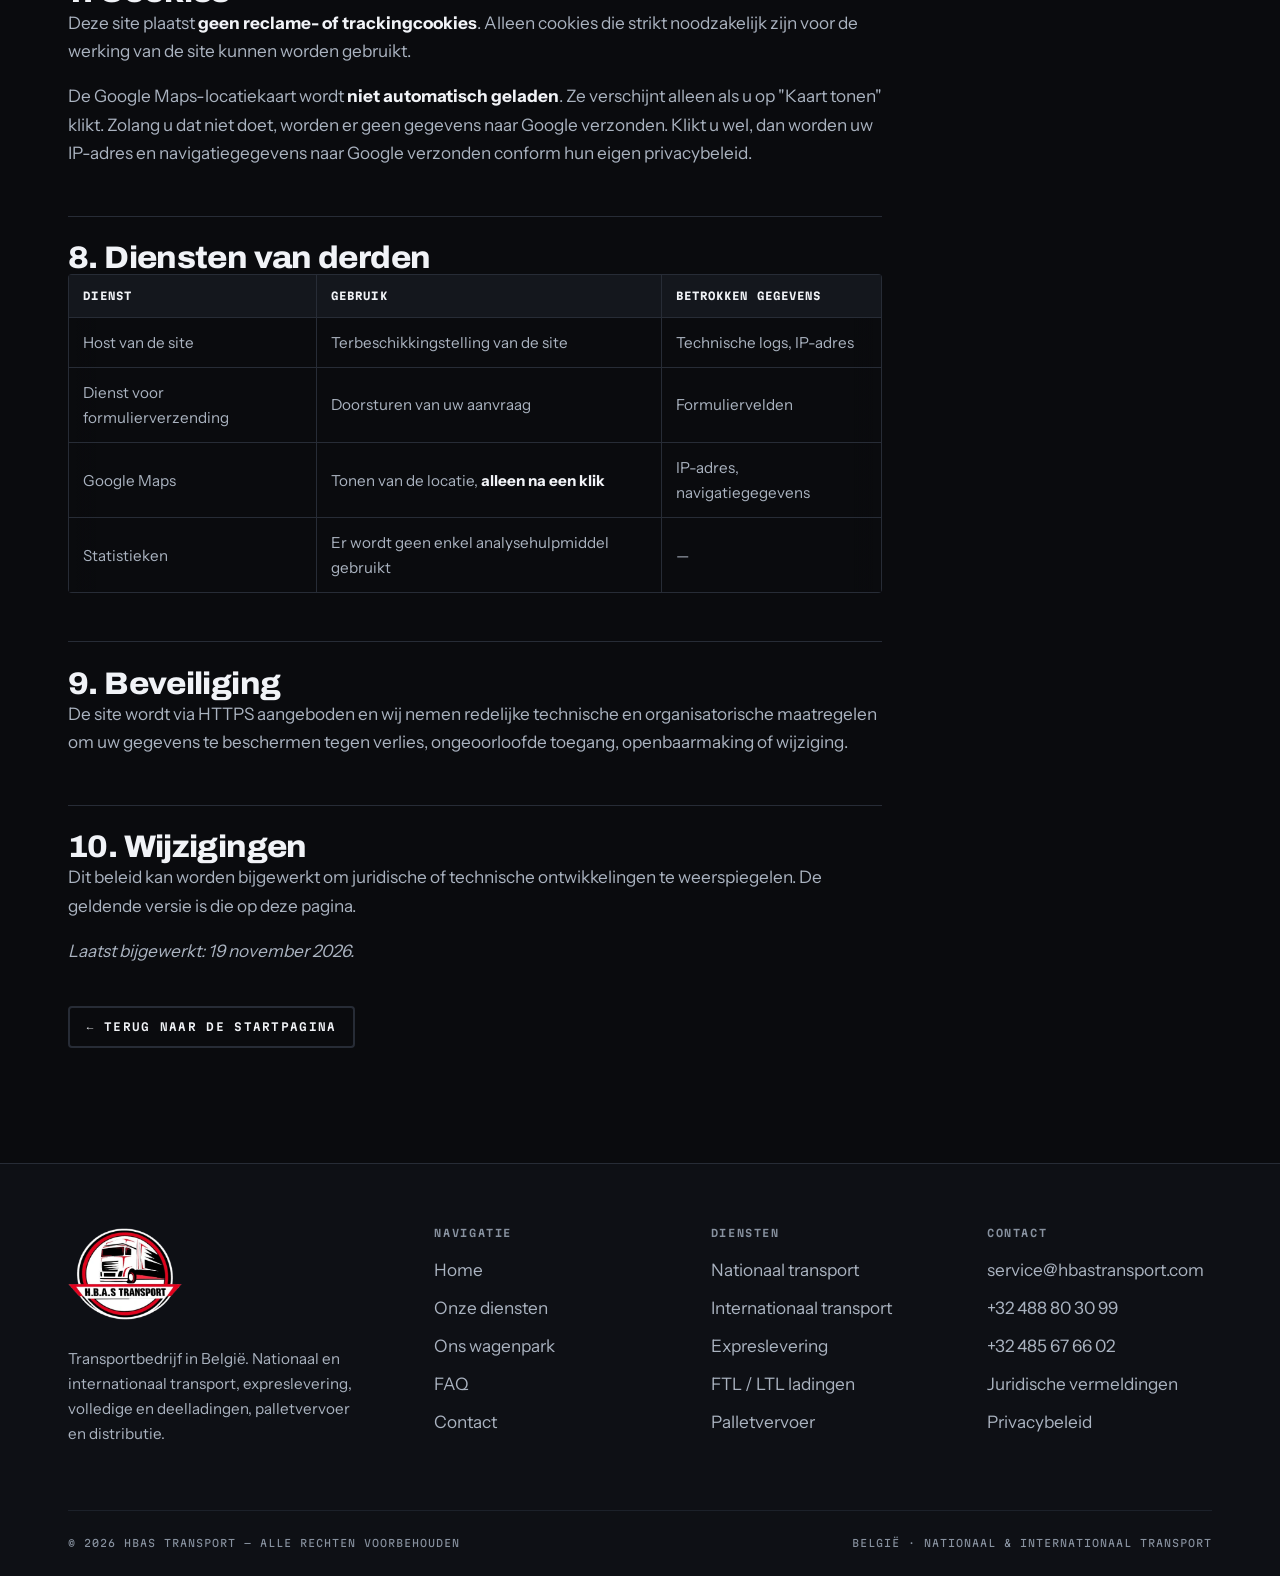
<file: nl/privacybeleid.html>
<!DOCTYPE html>
<html lang="nl">
<head>
<meta charset="utf-8">
<meta name="viewport" content="width=device-width, initial-scale=1">
<title>Privacybeleid — HBAS TRANSPORT</title>
<meta name="description" content="Privacybeleid van HBAS TRANSPORT: gegevens verzameld via het offerteformulier, doeleinden, bewaartermijn en AVG-rechten.">
<meta name="robots" content="index, follow">
<link rel="canonical" href="https://hbastransport.com/nl/privacybeleid.html">
<link rel="alternate" hreflang="fr" href="https://hbastransport.com/politique-confidentialite.html">
<link rel="alternate" hreflang="en" href="https://hbastransport.com/en/privacy-policy.html">
<link rel="alternate" hreflang="nl" href="https://hbastransport.com/nl/privacybeleid.html">
<link rel="alternate" hreflang="x-default" href="https://hbastransport.com/politique-confidentialite.html">
<meta name="theme-color" content="#0A0B0E">
<link rel="icon" href="../assets/img/favicon-32.png" sizes="32x32" type="image/png">
<link rel="icon" href="../assets/img/favicon-180.png" sizes="180x180" type="image/png">
<link rel="preload" as="font" type="font/woff2" href="../assets/fonts/archivo-latin.woff2" crossorigin>
<link rel="preload" as="font" type="font/woff2" href="../assets/fonts/instrument-sans-latin.woff2" crossorigin>
<link rel="stylesheet" href="../assets/css/fonts.css">
<link rel="stylesheet" href="../assets/css/styles.css">
<script src="../assets/js/main.js" defer></script>
</head>

<body>
<a class="skip-link" href="#main">Naar de inhoud</a>

<header class="site-header is-stuck">
  <div class="shell">
    <a class="brand" href="index.html" aria-label="HBAS TRANSPORT — terug naar de startpagina">
      <picture>
        <source srcset="../assets/img/logo.webp" type="image/webp">
        <img class="brand__mark" src="../assets/img/logo.png" width="360" height="291"
             alt="" decoding="async">
      </picture>
      <span class="brand__txt">
        <span class="brand__name">HBAS</span>
        <span class="brand__sub">Transport</span>
      </span>
    </a>

    <button class="nav-toggle" type="button" aria-expanded="false" aria-controls="nav" aria-label="Menu openen"><span></span></button>

    <nav class="nav" id="nav" data-open="false" aria-label="Hoofdnavigatie">
      <ul class="nav__list">
        <li><a class="nav__link" href="index.html#accueil">Home</a></li>
        <li><a class="nav__link" href="index.html#services">Onze diensten</a></li>
        <li><a class="nav__link" href="index.html#flotte">Ons wagenpark</a></li>
        <li><a class="nav__link" href="index.html#faq">FAQ</a></li>
        <li><a class="nav__link" href="index.html#contact">Contact</a></li>
      </ul>
      <div class="lang" role="group" aria-label="Taal van de site">
        <a href="/politique-confidentialite.html" hreflang="fr" lang="fr">FR</a>
        <a href="/en/privacy-policy.html" hreflang="en" lang="en">EN</a>
        <a href="/nl/privacybeleid.html" hreflang="nl" lang="nl" aria-current="true">NL</a>
      </div>
      <a class="btn btn--hi btn--sm" href="index.html#contact">Offerte aanvragen</a>
    </nav>
  </div>
</header>

<main id="main">

<section class="legal-hero">
  <div class="shell">
    <p class="kicker">RGPD</p>
    <h1 class="grad">Privacybeleid</h1>
    <p>Hoe HBAS TRANSPORT uw persoonsgegevens verzamelt, gebruikt en beschermt.</p>
  </div>
</section>

<div class="hazard hazard--thin" aria-hidden="true"></div>

<section class="section">
  <div class="shell">
    <div class="prose">

      <p class="notice">
        <strong>Aan te vullen vóór publicatie.</strong> Controleer de velden in het <span class="todo">oranje</span> en pas de rubriek "Diensten van derden" aan de daadwerkelijk gebruikte diensten aan (formulier, statistieken, kaart).
      </p>

      <h2>1. Verwerkingsverantwoordelijke</h2>
      <p>
        De verwerkingsverantwoordelijke voor de via deze site verzamelde gegevens is&nbsp;:
      </p>
      <div class="table-wrap">
      <table>
        <tbody>
          <tr><th>Bedrijf</th><td>HBAS TRANSPORT</td></tr>
          <tr><th>Maatschappelijke zetel</th><td>Rue des Anciens Étangs 55 bte 1, 1190 Vorst (Brussel), Belgique</td></tr>
          <tr><th>Ondernemingsnummer</th><td><span class="todo">BE 0XXX.XXX.XXX</span></td></tr>
          <tr><th>Contact-e-mail</th><td><a href="mailto:service@hbastransport.com">service@hbastransport.com</a></td></tr>
        </tbody>
      </table>
      </div>

      <h2>2. Verzamelde gegevens</h2>
      <p>
        Wij verzamelen uitsluitend de gegevens die u ons vrijwillig bezorgt via het offerteformulier, of wanneer u ons per e-mail of telefoon contacteert.
      </p>
      <div class="table-wrap">
      <table>
        <thead>
          <tr><th>Gegeven</th><th>Verplicht</th></tr>
        </thead>
        <tbody>
          <tr><td>Naam</td><td>Verplicht</td></tr>
          <tr><td>Bedrijf</td><td>Optioneel</td></tr>
          <tr><td>Telefoon</td><td>Verplicht</td></tr>
          <tr><td>E-mailadres</td><td>Verplicht</td></tr>
          <tr><td>Laadplaats en losplaats</td><td>Verplicht</td></tr>
          <tr><td>Gewenste datum</td><td>Optioneel</td></tr>
          <tr><td>Soort goederen, gewicht of volume</td><td>Optioneel</td></tr>
          <tr><td>Vrij bericht</td><td>Optioneel</td></tr>
        </tbody>
      </table>
      </div>
      <p>
        Gelieve geen gevoelige gegevens (gezondheid, opvattingen, bankgegevens) via het formulier te versturen.
      </p>

      <h2>3. Doeleinden en rechtsgrond</h2>
      <ul>
        <li>
          <strong>Uw offerteaanvraag behandelen en u antwoorden</strong> — rechtsgrond: precontractuele maatregelen op uw verzoek en uw toestemming via het aankruisvakje van het formulier.
        </li>
        <li>
          <strong>De transportdienst uitvoeren</strong> als de offerte wordt aanvaard — rechtsgrond: uitvoering van de overeenkomst.
        </li>
        <li>
          <strong>Onze wettelijke en boekhoudkundige verplichtingen nakomen</strong> — rechtsgrond: wettelijke verplichting.
        </li>
      </ul>
      <p>
        Uw gegevens worden zonder uw voorafgaande toestemming niet voor commerciële prospectie gebruikt en worden nooit verkocht of verhuurd aan derden.
      </p>

      <h2>4. Ontvangers</h2>
      <p>
        Uw gegevens zijn uitsluitend toegankelijk voor het personeel van HBAS TRANSPORT dat instaat voor de behandeling van aanvragen en de exploitatie. Ze kunnen worden meegedeeld aan&nbsp;:
      </p>
      <ul>
        <li>onze hosting- en e-mailprovider, uitsluitend voor technische doeleinden&nbsp;;</li>
        <li>in voorkomend geval, een partnervervoerder die strikt noodzakelijk is voor de uitvoering van de opdracht&nbsp;;</li>
        <li>de bevoegde autoriteiten wanneer de wet dit vereist.</li>
      </ul>

      <h2>5. Bewaartermijn</h2>
      <ul>
        <li><strong>Aanvraag zonder gevolg</strong>: 12 maanden vanaf het laatste contact.</li>
        <li><strong>Klant (offerte aanvaard)</strong>: voor de duur van de handelsrelatie, daarna bewaring van de boekhoudkundige stukken gedurende de in België wettelijk voorziene termijn.</li>
      </ul>

      <h2>6. Uw rechten</h2>
      <p>
        Overeenkomstig de Algemene Verordening Gegevensbescherming (AVG) beschikt u over de volgende rechten&nbsp;:
      </p>
      <ul>
        <li>recht op inzage in uw gegevens&nbsp;;</li>
        <li>recht op rectificatie&nbsp;;</li>
        <li>recht op wissing&nbsp;;</li>
        <li>recht op beperking van de verwerking&nbsp;;</li>
        <li>recht van bezwaar&nbsp;;</li>
        <li>recht op overdraagbaarheid&nbsp;;</li>
        <li>recht om uw toestemming op elk moment in te trekken.</li>
      </ul>
      <p>
        Om deze rechten uit te oefenen, schrijf ons op
        <a href="mailto:service@hbastransport.com">service@hbastransport.com</a>.
        Wij antwoorden binnen uiterlijk één maand.
      </p>
      <p>
        U kunt ook een klacht indienen bij de Gegevensbeschermingsautoriteit (GBA), Drukpersstraat 35, 1000 Brussel —
        <a href="https://www.autoriteprotectiondonnees.be" target="_blank" rel="noopener">autoriteprotectiondonnees.be</a>.
      </p>

      <h2>7. Cookies</h2>
      <p>
        Deze site plaatst <strong>geen reclame- of trackingcookies</strong>. Alleen cookies die strikt noodzakelijk zijn voor de werking van de site kunnen worden gebruikt.
      </p>
      <p>
        De Google Maps-locatiekaart wordt <strong>niet automatisch geladen</strong>. Ze verschijnt alleen als u op "Kaart tonen" klikt. Zolang u dat niet doet, worden er geen gegevens naar Google verzonden. Klikt u wel, dan worden uw IP-adres en navigatiegegevens naar Google verzonden conform hun eigen privacybeleid.
      </p>

      <h2>8. Diensten van derden</h2>
      <div class="table-wrap">
      <table>
        <thead><tr><th>Dienst</th><th>Gebruik</th><th>Betrokken gegevens</th></tr></thead>
        <tbody>
          <tr><td>Host van de site</td><td>Terbeschikkingstelling van de site</td><td>Technische logs, IP-adres</td></tr>
          <tr><td>Dienst voor formulierverzending</td><td>Doorsturen van uw aanvraag</td><td>Formuliervelden</td></tr>
          <tr><td>Google Maps</td><td>Tonen van de locatie, <strong>alleen na een klik</strong></td><td>IP-adres, navigatiegegevens</td></tr>
          <tr><td>Statistieken</td><td>Er wordt geen enkel analysehulpmiddel gebruikt</td><td>—</td></tr>
        </tbody>
      </table>
      </div>

      <h2>9. Beveiliging</h2>
      <p>
        De site wordt via HTTPS aangeboden en wij nemen redelijke technische en organisatorische maatregelen om uw gegevens te beschermen tegen verlies, ongeoorloofde toegang, openbaarmaking of wijziging.
      </p>

      <h2>10. Wijzigingen</h2>
      <p>
        Dit beleid kan worden bijgewerkt om juridische of technische ontwikkelingen te weerspiegelen. De geldende versie is die op deze pagina.
      </p>
      <p><em>Laatst bijgewerkt: 19 november 2026.</em></p>

      <p style="margin-top:2.5rem">
        <a class="btn btn--ghost btn--sm" href="index.html">← Terug naar de startpagina</a>
      </p>

    </div>
  </div>
</section>

</main>

<footer class="site-footer">
  <div class="shell">
    <div class="footer-grid">
      <div class="footer__about">
        <a class="brand" href="index.html" aria-label="HBAS TRANSPORT — terug naar de startpagina">
          <picture>
        <source srcset="../assets/img/logo.webp" type="image/webp">
        <img class="brand__mark" src="../assets/img/logo.png" width="360" height="291"
             alt="" decoding="async">
      </picture>
          <span class="brand__txt"><span class="brand__name">HBAS</span><span class="brand__sub">Transport</span></span>
        </a>
        <p>Transportbedrijf in België. Nationaal en internationaal transport,
          expreslevering, volledige en deelladingen, palletvervoer en
          distributie.</p>
      </div>
      <nav aria-label="Sitenavigatie">
        <h3>Navigatie</h3>
        <ul>
          <li><a href="index.html#accueil">Home</a></li>
          <li><a href="index.html#services">Onze diensten</a></li>
          <li><a href="index.html#flotte">Ons wagenpark</a></li>
          <li><a href="index.html#faq">FAQ</a></li>
          <li><a href="index.html#contact">Contact</a></li>
        </ul>
      </nav>
      <nav aria-label="Onze diensten">
        <h3>Diensten</h3>
        <ul>
          <li><a href="index.html#services">Nationaal transport</a></li>
          <li><a href="index.html#services">Internationaal transport</a></li>
          <li><a href="index.html#services">Expreslevering</a></li>
          <li><a href="index.html#services">FTL / LTL ladingen</a></li>
          <li><a href="index.html#services">Palletvervoer</a></li>
        </ul>
      </nav>
      <div>
        <h3>Contact</h3>
        <ul>
          <li><a href="mailto:service@hbastransport.com">service@hbastransport.com</a></li>
          <li><a href="tel:+32488803099">+32 488 80 30 99</a></li>
          <li><a href="tel:+32485676602">+32 485 67 66 02</a></li>
          <li><a href="juridische-vermeldingen.html">Juridische vermeldingen</a></li>
          <li><a href="privacybeleid.html">Privacybeleid</a></li>
        </ul>
      </div>
    </div>
    <div class="footer-bottom">
      <span>© <span data-year>2026</span> HBAS TRANSPORT — Alle rechten voorbehouden</span>
      <span>België · Nationaal &amp; internationaal transport</span>
    </div>
  </div>
</footer>

<button class="to-top" type="button" aria-label="Terug naar boven">
  <svg viewBox="0 0 24 24" fill="none" stroke="currentColor" stroke-width="2.4" stroke-linecap="round" stroke-linejoin="round" aria-hidden="true"><path d="M12 19V5M6 11l6-6 6 6"/></svg>
</button>

</body>
</html>
</file>
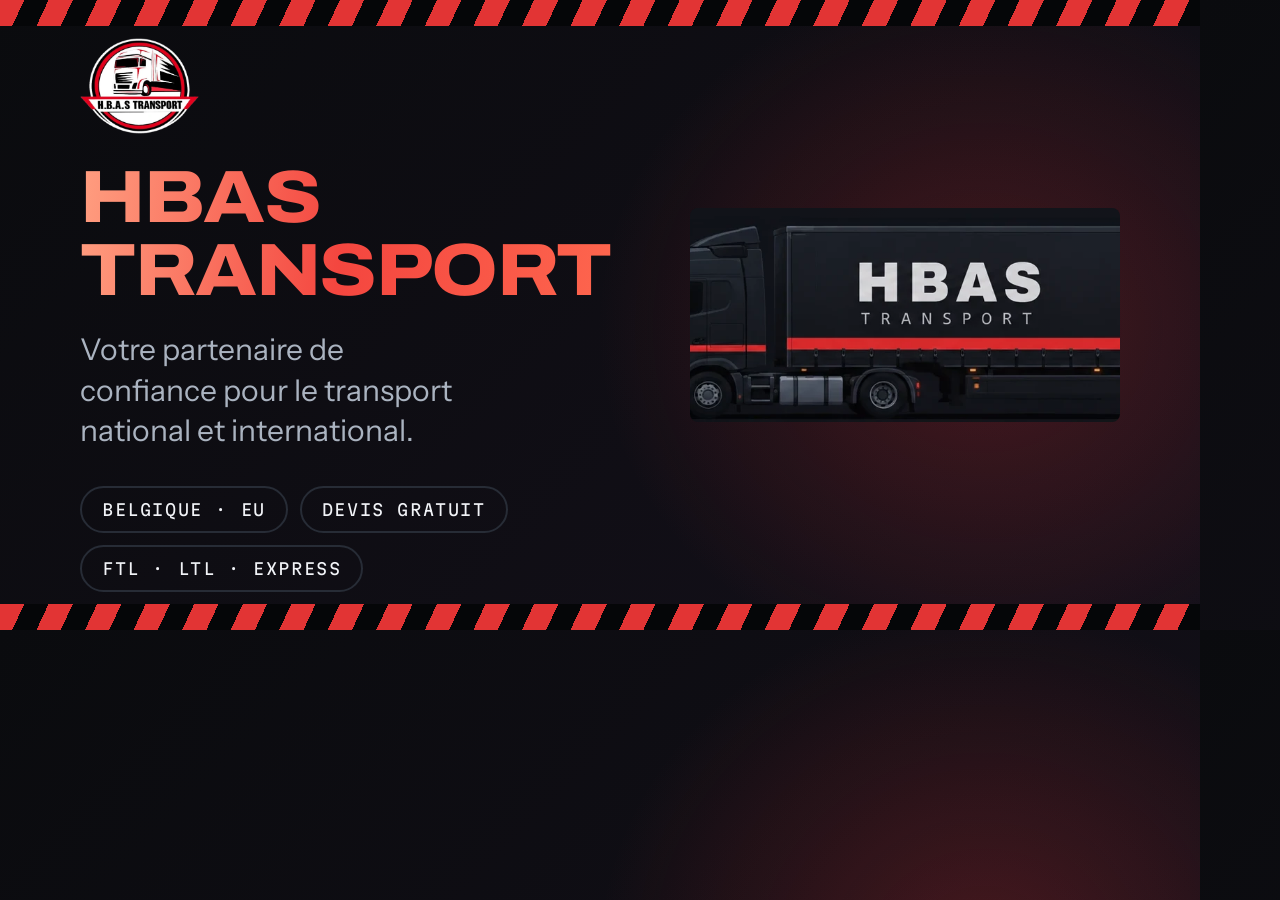
<file: assets/og/template.html>
<!DOCTYPE html>
<html lang="fr">
<head>
<meta charset="utf-8">
<title>Gabarit de l'image de partage — HBAS TRANSPORT</title>
<!--
  Gabarit servant à générer assets/img/og-image.png (1200 × 630).
  Mise en page HTML plutôt que SVG à coordonnées fixes : le texte se
  dimensionne seul, donc la largeur réelle des polices ne peut plus
  faire déborder le titre.
  Régénération : voir assets/og/README.md
-->
<link rel="stylesheet" href="../css/fonts.css">
<style>
  :root {
    --deep: #050608; --bg: #0A0B0E;
    --txt: #F1F3F7; --txt-2: #AAB3C0; --line: #272C36;
    --red: #E23434;
  }
  * { box-sizing: border-box; margin: 0; }
  html, body { width: 1200px; height: 630px; overflow: hidden; }
  body {
    display: flex; flex-direction: column;
    font-family: "Instrument Sans", sans-serif;
    color: var(--txt);
    background:
      radial-gradient(52% 90% at 82% 52%, rgba(226,52,52,.26) 0%, rgba(226,52,52,0) 62%),
      linear-gradient(135deg, #0A0B0E, #14101A);
  }

  /* bandeaux de chevrons */
  .band {
    height: 26px; flex: none;
    background: repeating-linear-gradient(115deg, var(--red) 0 22px, var(--deep) 22px 44px);
  }

  .body { flex: 1; display: flex; align-items: center; gap: 40px; padding: 0 80px; }
  .left { flex: 1 1 auto; min-width: 0; }

  /* logo réel : dimensionné en hauteur, la largeur suit */
  .mark { height: 96px; width: auto; display: block; margin-bottom: 28px; }

  h1 {
    font-family: "Archivo", sans-serif;
    font-weight: 800; font-stretch: 112%;
    font-size: 74px; line-height: .98; letter-spacing: -.02em;
    background: linear-gradient(96deg, #FF9E80 0%, #F4463F 46%, #FF6A50 100%);
    -webkit-background-clip: text; background-clip: text;
    -webkit-text-fill-color: transparent; color: transparent;
    padding-bottom: .04em;
  }
  .sub { font-size: 30px; line-height: 1.35; color: var(--txt-2); margin-top: 20px; max-width: 20ch; }

  .pills { display: flex; flex-wrap: wrap; gap: 12px; margin-top: 34px; }
  .pill {
    font-family: "Martian Mono", monospace;
    font-size: 16px; letter-spacing: .1em;
    padding: 12px 20px; border: 2px solid var(--line); border-radius: 100px;
    white-space: nowrap;
  }

  /* rendu réel du semi-remorque, recadré sur le tracteur */
  .rig { flex: none; width: 430px; height: 214px; object-fit: cover;
         object-position: 22% center; border-radius: 8px; opacity: .96; }
</style>
</head>
<body>
  <div class="band"></div>

  <div class="body">
    <div class="left">
      <img class="mark" src="../img/logo.webp" alt="">

      <h1>HBAS TRANSPORT</h1>
      <p class="sub">Votre partenaire de confiance pour le transport national et international.</p>

      <div class="pills">
        <span class="pill">BELGIQUE · EU</span>
        <span class="pill">DEVIS GRATUIT</span>
        <span class="pill">FTL · LTL · EXPRESS</span>
      </div>
    </div>

    <img class="rig" src="../img/semi-40t.webp" alt="">
  </div>

  <div class="band"></div>
</body>
</html>
</file>
<file: assets/css/fonts.css>
/* =====================================================================
   HBAS TRANSPORT — Polices auto-hébergées
   Archivo, Instrument Sans et Martian Mono (SIL Open Font License 1.1).
   Auto-hébergées plutôt que servies par le CDN Google Fonts :
   meilleure performance (aucune requête tierce) et conformité RGPD
   (aucune adresse IP de visiteur transmise à un tiers).
   Sous-ensembles : latin + latin-ext.
   ===================================================================== */

/* Archivo — latin-ext */
@font-face {
  font-family: 'Archivo';
  font-style: normal;
  font-weight: 400 900;
  font-stretch: 62% 125%;
  font-display: swap;
  src: url(../fonts/archivo-latin-ext.woff2) format('woff2');
  unicode-range: U+0100-02BA, U+02BD-02C5, U+02C7-02CC, U+02CE-02D7, U+02DD-02FF, U+0304, U+0308, U+0329, U+1D00-1DBF, U+1E00-1E9F, U+1EF2-1EFF, U+2020, U+20A0-20AB, U+20AD-20C0, U+2113, U+2C60-2C7F, U+A720-A7FF;
}

/* Archivo — latin */
@font-face {
  font-family: 'Archivo';
  font-style: normal;
  font-weight: 400 900;
  font-stretch: 62% 125%;
  font-display: swap;
  src: url(../fonts/archivo-latin.woff2) format('woff2');
  unicode-range: U+0000-00FF, U+0131, U+0152-0153, U+02BB-02BC, U+02C6, U+02DA, U+02DC, U+0304, U+0308, U+0329, U+2000-206F, U+20AC, U+2122, U+2191, U+2193, U+2212, U+2215, U+FEFF, U+FFFD;
}

/* Instrument Sans — latin-ext */
@font-face {
  font-family: 'Instrument Sans';
  font-style: normal;
  font-weight: 400 700;
  font-stretch: 100%;
  font-display: swap;
  src: url(../fonts/instrument-sans-latin-ext.woff2) format('woff2');
  unicode-range: U+0100-02BA, U+02BD-02C5, U+02C7-02CC, U+02CE-02D7, U+02DD-02FF, U+0304, U+0308, U+0329, U+1D00-1DBF, U+1E00-1E9F, U+1EF2-1EFF, U+2020, U+20A0-20AB, U+20AD-20C0, U+2113, U+2C60-2C7F, U+A720-A7FF;
}

/* Instrument Sans — latin */
@font-face {
  font-family: 'Instrument Sans';
  font-style: normal;
  font-weight: 400 700;
  font-stretch: 100%;
  font-display: swap;
  src: url(../fonts/instrument-sans-latin.woff2) format('woff2');
  unicode-range: U+0000-00FF, U+0131, U+0152-0153, U+02BB-02BC, U+02C6, U+02DA, U+02DC, U+0304, U+0308, U+0329, U+2000-206F, U+20AC, U+2122, U+2191, U+2193, U+2212, U+2215, U+FEFF, U+FFFD;
}

/* Martian Mono — latin-ext */
@font-face {
  font-family: 'Martian Mono';
  font-style: normal;
  font-weight: 400 700;
  font-stretch: 100%;
  font-display: swap;
  src: url(../fonts/martian-mono-latin-ext.woff2) format('woff2');
  unicode-range: U+0100-02BA, U+02BD-02C5, U+02C7-02CC, U+02CE-02D7, U+02DD-02FF, U+0304, U+0308, U+0329, U+1D00-1DBF, U+1E00-1E9F, U+1EF2-1EFF, U+2020, U+20A0-20AB, U+20AD-20C0, U+2113, U+2C60-2C7F, U+A720-A7FF;
}

/* Martian Mono — latin */
@font-face {
  font-family: 'Martian Mono';
  font-style: normal;
  font-weight: 400 700;
  font-stretch: 100%;
  font-display: swap;
  src: url(../fonts/martian-mono-latin.woff2) format('woff2');
  unicode-range: U+0000-00FF, U+0131, U+0152-0153, U+02BB-02BC, U+02C6, U+02DA, U+02DC, U+0304, U+0308, U+0329, U+2000-206F, U+20AC, U+2122, U+2191, U+2193, U+2212, U+2215, U+FEFF, U+FFFD;
}
</file>
<file: assets/css/styles.css>
/* =====================================================================
   HBAS TRANSPORT — Feuille de style principale
   Direction artistique : « nuit sur l'autoroute ».
   Asphalte profond, dégradés rouges de feux arrière, chevrons de marquage
   (ECE-70) comme motif signature, halos discrets.
   ===================================================================== */

/* ---------------------------------------------------------------
   1. Tokens
   --------------------------------------------------------------- */
:root {
  color-scheme: dark;

  /* Surfaces — du plus profond au plus élevé */
  --deep:      #050608;   /* bandeaux les plus sombres (ticker, processus) */
  --bg:        #0A0B0E;   /* fond de page */
  --bg-alt:    #0E1015;   /* section alternée */
  --surface:   #14171D;   /* cartes */
  --surface-2: #1B1F27;   /* survol / élévation */

  /* Traits */
  --line:   #272C36;
  --line-2: #1C212A;

  /* Texte — vérifié ≥ 4,5:1 sur toutes les surfaces ci-dessus */
  --txt:   #F1F3F7;
  --txt-2: #AAB3C0;
  --txt-3: #8892A0;

  /* Rouge — accent principal */
  --red:      #E23434;   /* surfaces et graphismes */
  --red-lt:   #FF7A66;   /* variante lisible pour le texte sur fond sombre */
  --red-soft: rgba(226, 52, 52, .13);
  --red-glow: rgba(226, 52, 52, .35);
  --ok:       #34D399;

  /* Dégradé signature — pour du TEXTE sur fond sombre.
     Chaque teinte reste ≥ 4,5:1 sur --bg, --bg-alt et --surface. */
  --grad: linear-gradient(96deg, #FF9E80 0%, #F4463F 38%, #E23434 62%, #FF6A50 100%);
  /* Dégradé de SURFACE — pour un libellé blanc posé dessus.
     Volontairement plus sombre : du blanc sur #FF9E80 ne dépasserait pas 2:1. */
  --grad-fill: linear-gradient(96deg, #DC2626 0%, #A81616 55%, #C42020 100%);

  /* Typographie */
  --display: "Archivo", "Arial Narrow", "Helvetica Neue", sans-serif;
  --body:    "Instrument Sans", "Segoe UI", Helvetica, Arial, sans-serif;
  --mono:    "Martian Mono", ui-monospace, "SFMono-Regular", Menlo, monospace;

  /* Rythme */
  --gutter: clamp(1.15rem, 4vw, 3rem);
  --maxw:   1240px;
  --radius: 4px;
  --radius-lg: 10px;

  /* Ombres — en thème sombre, l'ombre porte moins que le halo */
  --shadow-sm: 0 1px 2px rgba(0,0,0,.5), 0 2px 10px rgba(0,0,0,.35);
  --shadow-md: 0 2px 6px rgba(0,0,0,.55), 0 14px 36px rgba(0,0,0,.45);
  --shadow-lg: 0 6px 14px rgba(0,0,0,.6), 0 30px 70px rgba(0,0,0,.55);

  /* Motion */
  --ease: cubic-bezier(.22,.61,.36,1);
  --ease-out: cubic-bezier(.16,1,.3,1);

  /* Échelle z-index */
  --z-header: 100;
  --z-top: 90;
  --z-skip: 200;
}

/* ---------------------------------------------------------------
   2. Reset & base
   --------------------------------------------------------------- */
*, *::before, *::after { box-sizing: border-box; }

html {
  -webkit-text-size-adjust: 100%;
  scroll-behavior: smooth;
  scroll-padding-top: 92px;
}

body {
  margin: 0;
  background: var(--bg);
  color: var(--txt);
  font-family: var(--body);
  font-size: clamp(1rem, .96rem + .2vw, 1.075rem);
  line-height: 1.65;
  font-optical-sizing: auto;
  -webkit-font-smoothing: antialiased;
  text-rendering: optimizeLegibility;
  overflow-x: hidden;
}

img, svg, video { max-width: 100%; display: block; }
button, input, select, textarea { font: inherit; color: inherit; }

h1, h2, h3, h4 {
  font-family: var(--display);
  font-weight: 800;
  line-height: 1.03;
  letter-spacing: -.02em;
  margin: 0;
  text-wrap: balance;
}

p { margin: 0 0 1em; text-wrap: pretty; }
p:last-child { margin-bottom: 0; }

a { color: var(--red-lt); text-decoration-thickness: 1px; text-underline-offset: 3px; }
a:hover { color: #FFA694; }

::selection { background: var(--red); color: #fff; }

:focus-visible {
  outline: 3px solid var(--red-lt);
  outline-offset: 3px;
  border-radius: 2px;
}

.skip-link {
  position: absolute; left: 50%; top: 0; transform: translate(-50%, -110%);
  z-index: var(--z-skip); background: #B01818; color: #fff;
  padding: .7rem 1.2rem; border-radius: 0 0 var(--radius) var(--radius);
  font-family: var(--mono); font-size: .72rem; letter-spacing: .1em; text-transform: uppercase;
  text-decoration: none; transition: transform .2s var(--ease);
}
.skip-link:focus { transform: translate(-50%, 0); color: #fff; }

/* ---------------------------------------------------------------
   3. Texte en dégradé rouge
   Le repli `color` s'applique si `background-clip: text` n'est pas
   supporté — le texte reste alors lisible en rouge plein.
   --------------------------------------------------------------- */
.grad { color: var(--red-lt); }

@supports ((-webkit-background-clip: text) or (background-clip: text)) {
  .grad {
    /* 145 % : assez large pour que le balayage anime, assez serré pour que
       la transition pêche → rouge se lise dans un seul titre. */
    background-image: var(--grad);
    background-size: 145% 100%;
    background-position: 0% 0;
    -webkit-background-clip: text;
            background-clip: text;
    color: transparent;
    -webkit-text-fill-color: transparent;
    /* évite que les jambages soient rognés par le masque */
    padding-bottom: .06em;
  }
}

/* Un seul élément anime son dégradé par vue : le titre du bandeau. */
@keyframes gradSweep {
  0%   { background-position: 0% 0; }
  100% { background-position: 100% 0; }
}

/* ---------------------------------------------------------------
   4. Primitives de mise en page
   --------------------------------------------------------------- */
.shell {
  width: 100%;
  max-width: var(--maxw);
  margin-inline: auto;
  padding-inline: var(--gutter);
}

/* `overflow-x: clip` confine les décalages horizontaux des animations de
   révélation : sans lui, un bloc encore décalé de 24 px élargit le document.
   Contrairement à `hidden`, `clip` ne crée pas de conteneur de défilement. */
.section { padding-block: clamp(4.5rem, 9vw, 8.5rem); position: relative; overflow-x: clip; }

.section--paper2 { background: var(--bg-alt); }

.section--cool {
  background:
    radial-gradient(90% 70% at 85% 8%, rgba(226,52,52,.09) 0%, rgba(226,52,52,0) 60%),
    linear-gradient(178deg, var(--bg-alt), var(--bg));
}

/* Bandeau le plus profond, avec un halo rouge rasant */
.section--ink {
  background:
    radial-gradient(80% 60% at 12% 0%, rgba(226,52,52,.13) 0%, rgba(226,52,52,0) 62%),
    var(--deep);
  color: var(--txt);
}


/* Bandeau de chevrons — motif signature (marquage arrière poids lourds) */
.hazard {
  height: 12px;
  background:
    repeating-linear-gradient(115deg,
      var(--red) 0 18px,
      var(--deep) 18px 36px);
}
.hazard--thin { height: 6px; }

/* En-tête de section */
.kicker {
  display: inline-flex; align-items: center; gap: .6rem;
  font-family: var(--mono);
  font-size: .68rem;
  font-weight: 600;
  letter-spacing: .18em;
  text-transform: uppercase;
  color: var(--red-lt);
  margin-bottom: 1.1rem;
}
.kicker::before {
  content: ""; width: 22px; height: 3px; flex: none;
  background: var(--red);
  box-shadow: 0 0 12px var(--red-glow);
}

.s-head { max-width: 66ch; margin-bottom: clamp(2.5rem, 5vw, 4rem); }
.s-head h2 {
  font-size: clamp(2.1rem, 1.2rem + 3.6vw, 4.1rem);
  font-stretch: 108%;
}
.s-head p {
  margin-top: 1.15rem;
  font-size: clamp(1.02rem, .98rem + .3vw, 1.2rem);
  color: var(--txt-2);
  max-width: 58ch;
}

.s-head--split {
  display: grid; gap: 1.5rem clamp(2rem, 5vw, 5rem);
  grid-template-columns: minmax(0,1.25fr) minmax(0,1fr);
  align-items: end; max-width: none;
}
@media (max-width: 860px) { .s-head--split { grid-template-columns: 1fr; align-items: start; } }

/* ---------------------------------------------------------------
   5. Boutons
   --------------------------------------------------------------- */
.btn {
  --btn-bg: var(--surface-2);
  --btn-fg: var(--txt);
  --btn-bd: var(--line);
  position: relative;
  display: inline-flex; align-items: center; justify-content: center; gap: .6rem;
  padding: .95rem 1.6rem;
  min-height: 46px;
  background: var(--btn-bg); color: var(--btn-fg);
  border: 2px solid var(--btn-bd);
  border-radius: var(--radius);
  font-family: var(--mono);
  font-size: .76rem; font-weight: 600;
  letter-spacing: .12em; text-transform: uppercase;
  text-decoration: none;
  cursor: pointer;
  transition: transform .22s var(--ease), box-shadow .22s var(--ease),
              background-color .2s var(--ease), color .2s var(--ease), border-color .2s var(--ease);
  white-space: nowrap;
}
.btn:hover { transform: translateY(-2px); color: var(--btn-fg); }
.btn:active { transform: translateY(0); }

/* Bouton principal : dégradé rouge + halo au survol */
.btn--hi {
  --btn-fg: #fff;
  --btn-bd: transparent;
  background-image: var(--grad-fill);
  background-size: 180% 100%;
  background-position: 0 0;
  transition: transform .22s var(--ease), box-shadow .3s var(--ease),
              background-position .5s var(--ease);
}
.btn--hi:hover {
  background-position: 100% 0;
  box-shadow: 0 8px 30px -6px var(--red-glow);
}

.btn--ghost { --btn-bg: transparent; --btn-fg: var(--txt); --btn-bd: var(--line); }
.btn--ghost:hover { --btn-bg: var(--surface-2); --btn-bd: var(--red); }

.btn--light { --btn-bg: rgba(255,255,255,.06); --btn-fg: var(--txt); --btn-bd: rgba(255,255,255,.22); backdrop-filter: blur(8px); }
.btn--light:hover { --btn-bg: rgba(255,255,255,.12); --btn-bd: var(--red); }

.btn--sm { padding: .62rem 1.05rem; font-size: .68rem; min-height: 40px; }
.btn--block { width: 100%; }

.btn .arw { transition: transform .25s var(--ease); }
.btn:hover .arw { transform: translateX(4px); }

/* ---------------------------------------------------------------
   6. En-tête / navigation
   --------------------------------------------------------------- */
.site-header {
  position: fixed; inset: 0 0 auto 0; z-index: var(--z-header);
  transition: background-color .3s var(--ease), box-shadow .3s var(--ease), border-color .3s var(--ease);
  border-bottom: 1px solid transparent;
}
.site-header .shell {
  display: flex; align-items: center; gap: 1.5rem;
  min-height: 76px;
  transition: min-height .3s var(--ease);
}
.site-header.is-stuck {
  background: rgba(10,11,14,.82);
  backdrop-filter: saturate(160%) blur(14px);
  -webkit-backdrop-filter: saturate(160%) blur(14px);
  border-bottom-color: var(--line);
  box-shadow: 0 1px 24px rgba(0,0,0,.5);
}
.site-header.is-stuck .shell { min-height: 66px; }

.brand {
  display: inline-flex; align-items: center; gap: .7rem;
  text-decoration: none; color: var(--txt); flex: none;
}
.brand:hover { color: var(--txt); }
/* Le logo est un badge circulaire à ruban : il est plus large que haut.
   On le dimensionne en HAUTEUR, la largeur suit. En dessous de ~80 px le texte
   du ruban n'est plus lisible — d'où le libellé typographique qui l'accompagne. */
.brand__mark { height: 46px; width: auto; flex: none; }
.site-header.is-stuck .brand__mark { height: 40px; }
.brand__mark, .site-header.is-stuck .brand__mark { transition: height .3s var(--ease); }
.brand picture { display: block; flex: none; }
.brand__txt { display: grid; line-height: 1; }
.brand__name {
  font-family: var(--display); font-weight: 800; font-size: 1.13rem;
  letter-spacing: .04em; font-stretch: 112%;
}
.brand__sub {
  font-family: var(--mono); font-size: .55rem; letter-spacing: .22em;
  text-transform: uppercase; color: var(--txt-3); margin-top: .28rem;
}

.nav { margin-left: auto; display: flex; align-items: center; gap: clamp(1rem, 2vw, 2rem); }
.nav__list { display: flex; align-items: center; gap: clamp(1rem, 2vw, 1.9rem); list-style: none; margin: 0; padding: 0; }
.nav__link {
  position: relative; text-decoration: none; color: var(--txt-2);
  font-size: .93rem; font-weight: 500; padding-block: .4rem;
  transition: color .2s var(--ease);
}
.nav__link::after {
  content: ""; position: absolute; left: 0; right: 100%; bottom: 0; height: 2px;
  background: var(--grad-fill); transition: right .3s var(--ease);
}
.nav__link:hover, .nav__link[aria-current="true"] { color: var(--txt); }
.nav__link:hover::after, .nav__link[aria-current="true"]::after { right: 0; }

/* Sélecteur de langue — trois codes courts, la langue active en évidence */
.lang { display: inline-flex; gap: 2px; padding: 3px; flex: none;
        background: var(--surface); border: 1px solid var(--line); border-radius: var(--radius); }
.lang a {
  display: grid; place-items: center; min-width: 34px; min-height: 30px;
  font-family: var(--mono); font-size: .64rem; font-weight: 600; letter-spacing: .08em;
  color: var(--txt-3); text-decoration: none; border-radius: 2px;
  transition: color .2s var(--ease), background-color .2s var(--ease);
}
.lang a:hover { color: var(--txt); background: var(--surface-2); }
.lang a[aria-current="true"] { color: #fff; background-image: var(--grad-fill); }

@media (max-width: 940px) {
  .lang { width: 100%; margin-top: 1.2rem; justify-content: stretch; }
  .lang a { flex: 1; min-height: 42px; font-size: .74rem; }
  .nav .lang + .btn { margin-top: .6rem; }
}

.nav-toggle {
  display: none; margin-left: auto;
  width: 46px; height: 46px; padding: 0;
  background: var(--surface); border: 2px solid var(--line); border-radius: var(--radius);
  cursor: pointer; align-items: center; justify-content: center;
  transition: border-color .2s var(--ease);
}
.nav-toggle:hover { border-color: var(--red); }
.nav-toggle span, .nav-toggle span::before, .nav-toggle span::after {
  content: ""; display: block; width: 20px; height: 2px; background: var(--txt);
  transition: transform .3s var(--ease), opacity .2s var(--ease);
}
.nav-toggle span { position: relative; }
.nav-toggle span::before { position: absolute; top: -6px; }
.nav-toggle span::after  { position: absolute; top: 6px; }
.nav-toggle[aria-expanded="true"] span { background: transparent; }
.nav-toggle[aria-expanded="true"] span::before { transform: translateY(6px) rotate(45deg); }
.nav-toggle[aria-expanded="true"] span::after  { transform: translateY(-6px) rotate(-45deg); }

@media (max-width: 940px) {
  .nav-toggle { display: inline-flex; }
  .nav {
    position: fixed; inset: 76px 0 auto 0;
    background: var(--bg-alt);
    border-bottom: 1px solid var(--line);
    box-shadow: var(--shadow-lg);
    flex-direction: column; align-items: stretch; gap: 0;
    padding: .5rem var(--gutter) 1.6rem;
    margin-left: 0;
    clip-path: inset(0 0 100% 0);
    transition: clip-path .38s var(--ease);
    max-height: calc(100dvh - 76px); overflow-y: auto;
  }
  .nav[data-open="true"] { clip-path: inset(0 0 0 0); }
  .nav__list { flex-direction: column; align-items: stretch; gap: 0; }
  .nav__list li { border-bottom: 1px solid var(--line-2); }
  .nav__link { display: block; padding: 1rem 0; font-size: 1.08rem; }
  .nav__link::after { display: none; }
  .nav .btn { margin-top: 1.2rem; }
}

/* ---------------------------------------------------------------
   7. Hero
   --------------------------------------------------------------- */
.hero {
  position: relative;
  min-height: min(94svh, 900px);
  display: flex; flex-direction: column;
  padding-top: 132px;
  overflow: hidden;
  isolation: isolate;
}
/* L'image et la vidéo se superposent exactement : l'image est la couche de
   repli, la vidéo la recouvre lorsqu'elle est lisible. */
.hero__media { position: absolute; inset: 0; z-index: -2; background: var(--deep); }
.hero__media > * {
  position: absolute; inset: 0;
  width: 100%; height: 100%; object-fit: cover;
  /* `center` est neutre : ajustez le second axe (ex. `center 35%`) si le sujet
     de la vidéo est mal cadré une fois recadrée en `cover`. */
  object-position: center;
}
.hero__still { z-index: 0; }
.hero__video { z-index: 1; }

/* Voile de lisibilité.
   Il est calibré pour que le texte reste lisible QUELLE QUE SOIT la luminosité
   de la vidéo : la colonne de gauche, où se trouve le texte, est fortement
   assombrie ; la droite reste dégagée pour qu'on voie l'image. */
.hero__scrim {
  position: absolute; inset: 0; z-index: -1;
  background:
    /* fondu vertical : sous l'en-tête, puis vers la page */
    linear-gradient(180deg,
      rgba(10,11,14,.92) 0%, rgba(10,11,14,.55) 22%,
      rgba(10,11,14,.35) 45%, rgba(10,11,14,.80) 80%, var(--bg) 100%),
    /* fondu horizontal : bloc de texte à gauche */
    linear-gradient(100deg,
      rgba(10,11,14,.95) 0%, rgba(10,11,14,.90) 32%,
      rgba(10,11,14,.62) 55%, rgba(10,11,14,.28) 78%, rgba(10,11,14,.18) 100%),
    radial-gradient(60% 50% at 78% 62%, rgba(226,52,52,.14) 0%, rgba(226,52,52,0) 70%);
}
/* En colonne unique, le texte occupe toute la largeur : le voile doit être
   uniforme, sinon la fin des lignes passe sur une zone claire de la vidéo. */
@media (max-width: 860px) {
  .hero__scrim {
    background:
      linear-gradient(180deg,
        rgba(10,11,14,.94) 0%, rgba(10,11,14,.80) 30%,
        rgba(10,11,14,.78) 60%, rgba(10,11,14,.90) 85%, var(--bg) 100%),
      radial-gradient(80% 45% at 70% 55%, rgba(226,52,52,.14) 0%, rgba(226,52,52,0) 70%);
  }
}

/* `margin-top:auto` plutôt que `justify-content:flex-end` : le contenu reste
   ancré en bas, mais déborde vers le bas — jamais vers le haut hors écran —
   lorsqu'il dépasse la hauteur de la fenêtre. */
.hero__inner { margin-top: auto; padding-bottom: clamp(2.5rem, 5vw, 4.5rem); }

.hero__tag {
  display: inline-flex; align-items: center; gap: .55rem;
  background: rgba(20,23,29,.75);
  border: 1px solid var(--line);
  backdrop-filter: blur(8px);
  padding: .5rem .9rem; border-radius: 100px;
  font-family: var(--mono); font-size: .66rem; font-weight: 600;
  letter-spacing: .16em; text-transform: uppercase; color: var(--txt-2);
  margin-bottom: clamp(1.3rem, 3vw, 2rem);
}
.hero__tag .dot {
  width: 7px; height: 7px; border-radius: 50%; background: var(--ok); flex: none;
  box-shadow: 0 0 0 3px rgba(52,211,153,.18);
  animation: pulse 2.6s var(--ease) infinite;
}
@keyframes pulse {
  0%, 100% { box-shadow: 0 0 0 3px rgba(52,211,153,.18); }
  50%      { box-shadow: 0 0 0 6px rgba(52,211,153,.05); }
}

/* Le palier bas est calé pour que « TRANSPORT » — le mot le plus long —
   tienne dans la gouttière sur un écran de 320 px sans être tronqué. */
.hero h1 {
  font-size: clamp(2.25rem, .2rem + 9.6vw, 8.2rem);
  font-stretch: 116%;
  letter-spacing: -.035em;
  line-height: .92;
  margin-bottom: clamp(1.1rem, 2.4vw, 1.8rem);
}
.hero h1 .l2 {
  display: block;
  animation: gradSweep 9s var(--ease) infinite alternate;
}

.hero__sub {
  font-size: clamp(1.1rem, 1rem + .7vw, 1.6rem);
  line-height: 1.42;
  color: var(--txt-2);
  max-width: 30ch;
  font-weight: 500;
  margin-bottom: clamp(1.8rem, 3.5vw, 2.6rem);
}

.hero__cta { display: flex; flex-wrap: wrap; gap: .85rem; }

/* Barre de repères sous le hero.
   Posée sur une vidéo, elle a besoin de son propre fond : sans lui, les
   séparateurs et les libellés se noient dans les zones claires de l'image. */
.hero__facts {
  display: grid; grid-template-columns: repeat(4, 1fr);
  margin-top: clamp(2.6rem, 5vw, 4rem);
  /* Opacité calibrée sur le pire cas mesuré — une vidéo entièrement blanche :
     à .55 les libellés ne tenaient que 3,65:1 sur mobile. */
  background: rgba(5, 6, 8, .78);
  backdrop-filter: blur(12px) saturate(120%);
  -webkit-backdrop-filter: blur(12px) saturate(120%);
  border: 1px solid rgba(255,255,255,.09);
  border-radius: var(--radius-lg);
  padding: 0 clamp(1rem, 2vw, 1.6rem) clamp(1rem, 2vw, 1.4rem);
}
.hero__facts div {
  padding: 1.15rem 1.3rem 0 0;
  border-right: 1px solid rgba(255,255,255,.09);
}
.hero__facts div:last-child { border-right: 0; }
.hero__facts dt {
  font-family: var(--mono); font-size: .62rem; letter-spacing: .16em;
  /* --txt-2 et non --txt-3 : ces libellés sont posés sur la vidéo, dont la
     luminosité est inconnue — on garde de la marge. */
  text-transform: uppercase; color: var(--txt-2); margin-bottom: .45rem;
}
.hero__facts dd {
  margin: 0; font-family: var(--display); font-weight: 800;
  font-size: clamp(1.15rem, .9rem + .8vw, 1.7rem); font-stretch: 105%;
  letter-spacing: -.01em; color: var(--txt);
}
@media (max-width: 760px) {
  .hero__facts { grid-template-columns: repeat(2, 1fr); gap: 0 1rem; }
  .hero__facts div:nth-child(2) { border-right: 0; }
  .hero__facts div:nth-child(-n+2) { padding-bottom: 1.15rem; border-bottom: 1px solid rgba(255,255,255,.09); }
}
@media (max-width: 760px) { .hero { min-height: auto; padding-top: 116px; } }

/* Sur mobile, les deux appels à l'action occupent toute la largeur :
   cibles tactiles plus généreuses et alignement net. */
@media (max-width: 560px) {
  .hero__cta .btn { flex: 1 1 100%; }
  .hero__tag { font-size: .6rem; letter-spacing: .12em; padding: .45rem .8rem; }
}

/* ---------------------------------------------------------------
   8. Bandeau défilant (services)
   --------------------------------------------------------------- */
.ticker {
  background: var(--deep); color: var(--txt-2);
  overflow: hidden; position: relative;
  padding-block: .95rem;
  border-block: 1px solid var(--line-2);
}
.ticker__track {
  display: flex; width: max-content;
  animation: slide 46s linear infinite;
}
.ticker:hover .ticker__track { animation-play-state: paused; }
.ticker__group { display: flex; align-items: center; flex: none; }
.ticker span {
  font-family: var(--mono); font-size: .76rem; font-weight: 500;
  letter-spacing: .14em; text-transform: uppercase;
  padding-inline: 1.5rem; white-space: nowrap;
  display: inline-flex; align-items: center; gap: 1.5rem;
}
.ticker span::after {
  content: ""; width: 7px; height: 7px; background: var(--red);
  transform: rotate(45deg); flex: none;
}
@keyframes slide { to { transform: translateX(-50%); } }

/* ---------------------------------------------------------------
   9. Présentation
   --------------------------------------------------------------- */
.intro {
  display: grid; gap: clamp(2.5rem, 5vw, 5rem);
  grid-template-columns: minmax(0, 1.15fr) minmax(0, .85fr);
  align-items: start;
}
@media (max-width: 940px) { .intro { grid-template-columns: 1fr; } }

.intro__lead {
  font-size: clamp(1.25rem, 1.05rem + 1vw, 1.85rem);
  line-height: 1.42; font-weight: 500; letter-spacing: -.01em;
  color: var(--txt); margin-bottom: 1.6rem;
}
.intro__body { color: var(--txt-2); max-width: 56ch; }

.pillars { list-style: none; margin: 2.2rem 0 0; padding: 0; display: grid; gap: .1rem; }
.pillars li {
  display: flex; align-items: center; gap: 1rem;
  padding: 1rem 0; border-top: 1px solid var(--line-2);
  font-weight: 500;
}
.pillars li:last-child { border-bottom: 1px solid var(--line-2); }
.pillars svg { width: 20px; height: 20px; color: var(--red-lt); flex: none; }

.stats {
  background: linear-gradient(165deg, var(--surface-2), var(--surface));
  color: var(--txt);
  padding: clamp(1.8rem, 3vw, 2.6rem);
  border: 1px solid var(--line);
  border-radius: var(--radius-lg);
  position: relative; overflow: hidden;
  box-shadow: var(--shadow-lg);
}
.stats::before {
  content: ""; position: absolute; inset: 0 0 auto 0; height: 8px;
  background: repeating-linear-gradient(115deg, var(--red) 0 14px, transparent 14px 28px);
}
.stats dl { margin: 0; display: grid; gap: 1.6rem; padding-top: .9rem; }
.stats dt {
  font-family: var(--mono); font-size: .63rem; letter-spacing: .16em;
  text-transform: uppercase; color: var(--txt-3); margin-bottom: .3rem;
}
.stats dd {
  margin: 0; font-family: var(--display); font-weight: 800; font-stretch: 108%;
  font-size: clamp(1.9rem, 1.4rem + 1.6vw, 2.7rem); line-height: 1; letter-spacing: -.02em;
}
.stats dd small {
  display: block; font-family: var(--body); font-size: .88rem; font-weight: 400;
  letter-spacing: 0; color: var(--txt-2); margin-top: .45rem; line-height: 1.5;
  -webkit-text-fill-color: var(--txt-2);   /* n'hérite pas du masque du dégradé */
}

/* ---------------------------------------------------------------
   10. Services
   9 services : 3 × 3 sur grand écran, 2 colonnes en tablette, 1 en mobile.
   Une grille `auto-fit` laisserait des cellules vides sur la dernière ligne.
   --------------------------------------------------------------- */
.svc-grid {
  display: grid; gap: 1px;
  grid-template-columns: repeat(3, minmax(0, 1fr));
  background: var(--line-2);
  border: 1px solid var(--line-2);
  border-radius: var(--radius-lg);
  overflow: hidden;
}
@media (max-width: 900px) { .svc-grid { grid-template-columns: repeat(2, minmax(0, 1fr)); } }
@media (max-width: 560px) { .svc-grid { grid-template-columns: 1fr; } }

.svc {
  background: var(--surface);
  padding: clamp(1.6rem, 2.4vw, 2.2rem);
  display: flex; flex-direction: column; gap: .9rem;
  position: relative;
  transition: background-color .3s var(--ease);
}
.svc::after {
  content: ""; position: absolute; left: 0; bottom: 0; width: 100%; height: 3px;
  background: var(--grad-fill); transform: scaleX(0); transform-origin: left;
  transition: transform .4s var(--ease);
}
.svc:hover { background: var(--surface-2); }
.svc:hover::after { transform: scaleX(1); }
.svc__ico {
  width: 46px; height: 46px; border-radius: var(--radius);
  background: var(--red-soft); color: var(--red-lt);
  display: grid; place-items: center; flex: none;
  transition: background-color .3s var(--ease), color .3s var(--ease), box-shadow .3s var(--ease);
}
.svc__ico svg { width: 24px; height: 24px; }
.svc:hover .svc__ico {
  background: var(--red); color: #fff;
  box-shadow: 0 6px 22px -6px var(--red-glow);
}
.svc h3 { font-size: 1.22rem; font-stretch: 104%; letter-spacing: -.015em; }
.svc p { color: var(--txt-2); font-size: .96rem; }

/* ---------------------------------------------------------------
   11. Flotte
   --------------------------------------------------------------- */
.fleet { display: grid; gap: clamp(2rem, 4vw, 3.5rem); }

/* Les visuels de la flotte sont des profils très larges (~4:1). Une colonne
   d'image à côté du texte les recadrerait par les côtés et couperait les
   véhicules : la bande pleine largeur les montre entiers, à leur échelle
   relative — un semi doit dominer un utilitaire. */
.rig {
  display: block;
  background: var(--surface);
  border: 1px solid var(--line);
  border-radius: var(--radius-lg);
  overflow: hidden;
  box-shadow: var(--shadow-sm);
  transition: box-shadow .35s var(--ease), transform .35s var(--ease), border-color .35s var(--ease);
}
.rig:hover {
  box-shadow: var(--shadow-lg), 0 0 40px -18px var(--red-glow);
  transform: translateY(-3px);
  border-color: rgba(226,52,52,.4);
}

.rig__media {
  position: relative;
  aspect-ratio: 1255 / 307;          /* ratio natif des visuels : aucun recadrage */
  /* reprend le dégradé de fond des visuels : la jonction avec la carte
     reste invisible même si le cadrage laisse une marge */
  background: linear-gradient(180deg, #11141A, #161A20);
  border-bottom: 1px solid var(--line);
}
.rig__media img, .rig__media picture {
  display: block; width: 100%; height: 100%; object-fit: cover;
}
.rig__badge {
  position: absolute; top: 1.1rem; left: 1.1rem;
  background: rgba(5,6,8,.82); color: var(--txt);
  border: 1px solid var(--line);
  backdrop-filter: blur(6px);
  font-family: var(--mono); font-size: .63rem; font-weight: 600;
  letter-spacing: .16em; text-transform: uppercase;
  padding: .45rem .8rem; border-radius: 100px;
}
/* La carte occupant toute la largeur, le texte se répartit sur deux colonnes :
   identité et caractéristiques à gauche, usages à droite. En une seule
   colonne, les deux tiers droits de la carte resteraient vides. */
.rig__body {
  padding: clamp(1.7rem, 3vw, 2.6rem);
  display: grid;
  grid-template-columns: minmax(0, 1fr) minmax(0, 1fr);
  column-gap: clamp(1.5rem, 4vw, 4rem);
  align-items: start;
}
.rig__body > h3,
.rig__body > .rig__tag,
.rig__body > .rig__specs { grid-column: 1; }
.rig__body > ul { grid-column: 2; grid-row: 1 / span 3; align-self: center; }

@media (max-width: 720px) {
  .rig__body { grid-template-columns: 1fr; }
  .rig__body > ul { grid-column: 1; grid-row: auto; }
}
.rig__body h3 {
  font-size: clamp(1.5rem, 1.15rem + 1.3vw, 2.2rem);
  font-stretch: 108%; margin-bottom: .3rem;
}
.rig__tag {
  font-family: var(--mono); font-size: .68rem; letter-spacing: .16em;
  text-transform: uppercase; color: var(--red-lt); margin-bottom: 1.4rem;
}
.rig__specs { display: flex; flex-wrap: wrap; gap: .5rem; margin-bottom: 0; }
@media (max-width: 720px) { .rig__specs { margin-bottom: 1.5rem; } }
.rig__specs span {
  font-family: var(--mono); font-size: .7rem; font-weight: 600;
  letter-spacing: .07em; color: var(--txt-2);
  background: var(--bg-alt); border: 1px solid var(--line);
  padding: .42rem .75rem; border-radius: var(--radius);
}
.rig__specs span.is-key {
  background: var(--red-soft); color: var(--red-lt);
  border-color: rgba(226,52,52,.45);
}
.rig ul { list-style: none; margin: 0; padding: 0; display: grid; gap: .55rem; }
.rig ul li {
  display: flex; gap: .7rem; align-items: flex-start;
  color: var(--txt-2); font-size: .97rem;
}
.rig ul li::before {
  content: ""; width: 8px; height: 8px; margin-top: .55rem; flex: none;
  background: var(--red); transform: rotate(45deg);
}
/* Sur mobile on garde le ratio natif : la bande est basse, mais le véhicule
   est vu ENTIER. Un recadrage plus haut coupait l'avant et l'arrière.
   La pastille est masquée : elle répète le titre placé juste en dessous et
   passait par-dessus le véhicule sur une bande aussi courte. */
@media (max-width: 720px) {
  .rig__badge { display: none; }
}

.fleet__note {
  margin-top: 2.5rem; padding: 1.5rem 1.7rem;
  border: 1px dashed rgba(226,52,52,.4); border-radius: var(--radius-lg);
  display: flex; gap: 1.1rem; align-items: center;
  color: var(--txt-2); background: var(--surface);
}
.fleet__note strong { color: var(--txt); }
.fleet__note svg { width: 26px; height: 26px; color: var(--red-lt); flex: none; }

/* ---------------------------------------------------------------
   12. Processus (7 étapes)
   --------------------------------------------------------------- */
.steps {
  display: grid; gap: 1px;
  grid-template-columns: repeat(7, 1fr);
  background: rgba(255,255,255,.08);
  border: 1px solid rgba(255,255,255,.1);
  border-radius: var(--radius-lg); overflow: hidden;
}
.step {
  background: var(--deep);
  padding: 1.6rem 1.2rem 1.8rem;
  display: flex; flex-direction: column; gap: .85rem;
  position: relative;
  transition: background-color .3s var(--ease);
}
.step:hover { background: var(--surface); }
.step__n {
  font-family: var(--mono); font-size: .68rem; font-weight: 700;
  letter-spacing: .1em; color: var(--red-lt);
}
.step__ico {
  width: 42px; height: 42px; border-radius: 50%;
  border: 2px solid rgba(255,255,255,.2);
  display: grid; place-items: center; color: var(--txt);
  transition: border-color .3s var(--ease), background-color .3s var(--ease),
              color .3s var(--ease), box-shadow .3s var(--ease);
}
.step__ico svg { width: 21px; height: 21px; }
.step:hover .step__ico {
  background: var(--red); border-color: var(--red); color: #fff;
  box-shadow: 0 0 24px -4px var(--red-glow);
}
.step p { font-size: .92rem; line-height: 1.5; color: var(--txt-2); }

/* Trait pointillé reliant les étapes — évoque la route parcourue.
   Affiché uniquement quand les 7 étapes tiennent sur une seule ligne. */
.step__row { display: flex; align-items: center; gap: .7rem; }
.step__line {
  flex: 1; height: 0;
  border-top: 1px dashed rgba(255,255,255,.22);
  margin-right: -1.2rem;
}
.step:last-child .step__line { display: none; }
@media (max-width: 1080px) { .step__line { display: none; } }

@media (max-width: 1080px) { .steps { grid-template-columns: repeat(4, 1fr); } }
@media (max-width: 720px)  { .steps { grid-template-columns: repeat(2, 1fr); } }
@media (max-width: 420px)  { .steps { grid-template-columns: 1fr; } }

/* ---------------------------------------------------------------
   13. Pourquoi nous choisir
   9 atouts : 3 × 3 sur grand écran, pas d'orpheline en fin de grille.
   --------------------------------------------------------------- */
.why-grid {
  display: grid; gap: clamp(1.1rem, 2vw, 1.6rem);
  grid-template-columns: repeat(3, minmax(0, 1fr));
}
@media (max-width: 900px) { .why-grid { grid-template-columns: repeat(2, minmax(0, 1fr)); } }
@media (max-width: 520px) { .why-grid { grid-template-columns: 1fr; } }

.why {
  background: var(--surface);
  border: 1px solid var(--line);
  border-left: 3px solid var(--red);
  border-radius: var(--radius);
  padding: 1.3rem 1.4rem;
  display: flex; align-items: center; gap: .95rem;
  font-weight: 600; font-size: 1.02rem;
  transition: transform .28s var(--ease), box-shadow .28s var(--ease), background-color .28s var(--ease);
}
.why:hover {
  transform: translateX(5px);
  background: var(--surface-2);
  box-shadow: var(--shadow-md), 0 0 30px -14px var(--red-glow);
}
.why svg { width: 22px; height: 22px; color: var(--red-lt); flex: none; }

/* ---------------------------------------------------------------
   14. FAQ
   --------------------------------------------------------------- */
.faq { max-width: 900px; border-top: 1px solid var(--line); }
.faq details { border-bottom: 1px solid var(--line); }
.faq summary {
  list-style: none; cursor: pointer;
  padding: 1.5rem 3rem 1.5rem 0;
  position: relative;
  font-family: var(--display); font-weight: 700; font-stretch: 104%;
  font-size: clamp(1.08rem, 1rem + .45vw, 1.32rem);
  letter-spacing: -.012em;
  transition: color .2s var(--ease);
}
.faq summary::-webkit-details-marker { display: none; }
.faq summary:hover { color: var(--red-lt); }
.faq summary::after {
  content: ""; position: absolute; right: .35rem; top: 50%;
  width: 15px; height: 2px; background: var(--txt-2);
  transition: transform .3s var(--ease), background-color .2s var(--ease);
}
.faq summary::before {
  content: ""; position: absolute; right: .35rem; top: 50%;
  width: 15px; height: 2px; background: var(--txt-2);
  transform: rotate(90deg);
  transition: transform .3s var(--ease), opacity .3s var(--ease), background-color .2s var(--ease);
}
.faq details[open] summary::before { transform: rotate(0deg); opacity: 0; }
.faq details[open] summary { color: var(--red-lt); }
.faq details[open] summary::after, .faq details[open] summary::before { background: var(--red); }
.faq__a { padding: 0 3rem 1.7rem 0; color: var(--txt-2); max-width: 62ch; }
.faq details[open] .faq__a { animation: fadeSlide .38s var(--ease-out) both; }
@keyframes fadeSlide { from { opacity: 0; transform: translateY(-6px); } to { opacity: 1; transform: none; } }

/* ---------------------------------------------------------------
   15. Contact
   --------------------------------------------------------------- */
.contact-grid {
  display: grid; gap: clamp(1.8rem, 3.5vw, 3rem);
  grid-template-columns: minmax(0, 1.35fr) minmax(0, .85fr);
  align-items: start;
}
@media (max-width: 980px) { .contact-grid { grid-template-columns: 1fr; } }

.form-card {
  background: var(--surface);
  border: 1px solid var(--line);
  border-radius: var(--radius-lg);
  padding: clamp(1.5rem, 3vw, 2.6rem);
  box-shadow: var(--shadow-md);
  position: relative; overflow: hidden;
}
.form-card::before {
  content: ""; position: absolute; inset: 0 0 auto 0; height: 6px;
  background: repeating-linear-gradient(115deg, var(--red) 0 14px, var(--deep) 14px 28px);
}

.form-grid {
  display: grid; gap: 1.05rem 1.1rem;
  grid-template-columns: repeat(2, minmax(0, 1fr));
  margin-top: .8rem;
}
.field { display: grid; gap: .42rem; }
.field--full { grid-column: 1 / -1; }
@media (max-width: 640px) { .form-grid { grid-template-columns: 1fr; } }

.field label {
  font-family: var(--mono); font-size: .64rem; font-weight: 600;
  letter-spacing: .13em; text-transform: uppercase; color: var(--txt-2);
}
.field label .req { color: var(--red-lt); }
.field input, .field textarea, .field select {
  width: 100%;
  padding: .82rem .95rem;
  min-height: 46px;
  background: var(--bg);
  border: 1.5px solid var(--line);
  border-radius: var(--radius);
  color: var(--txt);
  font-size: 1rem;
  transition: border-color .2s var(--ease), background-color .2s var(--ease), box-shadow .2s var(--ease);
}
.field textarea { resize: vertical; min-height: 128px; }
.field input::placeholder, .field textarea::placeholder { color: var(--txt-3); }
.field input:hover, .field textarea:hover, .field select:hover { border-color: var(--txt-3); }
.field input:focus, .field textarea:focus, .field select:focus {
  outline: none; border-color: var(--red); background: var(--bg-alt);
  box-shadow: 0 0 0 4px rgba(226,52,52,.18);
}
.field .err {
  font-family: var(--mono); font-size: .63rem; letter-spacing: .06em;
  color: #FF8A7A; min-height: 0; display: none;
}
.field.is-invalid input, .field.is-invalid textarea { border-color: #FF6B5A; }
.field.is-invalid .err { display: block; }

/* Le sélecteur de date natif est clair par défaut : on l'aligne sur le thème */
.field input[type="date"]::-webkit-calendar-picker-indicator { filter: invert(1) opacity(.65); cursor: pointer; }

.hp { position: absolute; left: -9999px; opacity: 0; height: 0; overflow: hidden; }

.consent {
  grid-column: 1 / -1;
  display: flex; gap: .8rem; align-items: flex-start;
  font-size: .88rem; color: var(--txt-2); line-height: 1.5;
  padding: 1rem; background: var(--bg); border: 1px solid var(--line-2); border-radius: var(--radius);
}
.consent input { width: 19px; height: 19px; margin: .12rem 0 0; accent-color: var(--red); flex: none; cursor: pointer; }

.form-note {
  font-family: var(--mono); font-size: .63rem; letter-spacing: .1em;
  text-transform: uppercase; color: var(--txt-3); margin-top: 1rem;
}

.form-status {
  grid-column: 1 / -1;
  display: none; gap: .8rem; align-items: flex-start;
  padding: 1rem 1.15rem; border-radius: var(--radius);
  font-size: .95rem;
}
.form-status[data-state="ok"]  { display: flex; background: rgba(52,211,153,.1); border: 1px solid rgba(52,211,153,.4); color: #7BE8C0; }
.form-status[data-state="err"] { display: flex; background: rgba(255,107,90,.1); border: 1px solid rgba(255,107,90,.4); color: #FF9F91; }
.form-status svg { width: 20px; height: 20px; flex: none; margin-top: .12rem; }

/* Coordonnées */
.coords { display: grid; gap: 1rem; }
.coord {
  display: flex; gap: 1rem; align-items: flex-start;
  background: var(--surface); border: 1px solid var(--line);
  border-radius: var(--radius-lg); padding: 1.3rem 1.4rem;
  text-decoration: none; color: inherit;
  transition: border-color .25s var(--ease), transform .25s var(--ease), box-shadow .25s var(--ease);
}
a.coord { cursor: pointer; }
a.coord:hover {
  border-color: rgba(226,52,52,.5); transform: translateY(-2px);
  box-shadow: var(--shadow-md), 0 0 30px -14px var(--red-glow); color: inherit;
}
.coord dl { margin: 0; }
.coord__ico {
  width: 42px; height: 42px; border-radius: var(--radius);
  background: var(--red-soft); color: var(--red-lt);
  border: 1px solid rgba(226,52,52,.35);
  display: grid; place-items: center; flex: none;
  transition: background-color .25s var(--ease), color .25s var(--ease);
}
a.coord:hover .coord__ico { background: var(--red); color: #fff; }
.coord__ico svg { width: 20px; height: 20px; }
.coord dt {
  font-family: var(--mono); font-size: .62rem; letter-spacing: .15em;
  text-transform: uppercase; color: var(--txt-3); margin-bottom: .3rem;
}
.coord dd {
  margin: 0; font-family: var(--display); font-weight: 700; font-size: 1.1rem;
  font-stretch: 104%; letter-spacing: -.01em; word-break: break-word; color: var(--txt);
}
.coord dd small { display: block; font-family: var(--body); font-weight: 400; font-size: .85rem; color: var(--txt-3); letter-spacing: 0; margin-top: .25rem; }

.map {
  border: 1px solid var(--line); border-radius: var(--radius-lg);
  overflow: hidden; background: var(--bg-alt);
  aspect-ratio: 4 / 3; min-height: 240px;
}
.map iframe { width: 100%; height: 100%; border: 0; display: block; }
.map__ph {
  width: 100%; height: 100%; display: grid; place-items: center; gap: .7rem;
  align-content: center; text-align: center; padding: 1.5rem;
  color: var(--txt-3); font-family: var(--mono); font-size: .68rem;
  letter-spacing: .13em; text-transform: uppercase;
  background: repeating-linear-gradient(45deg, var(--bg-alt) 0 12px, var(--surface) 12px 24px);
}
.map__ph svg { width: 30px; height: 30px; color: var(--txt-3); }
.map__ph span { font-size: .72rem; line-height: 1.7; color: var(--txt-2); text-transform: none; letter-spacing: .04em; }
.map__ph .btn { margin-top: .3rem; }
.map__note { font-family: var(--body); font-size: .72rem; letter-spacing: 0; text-transform: none; color: var(--txt-3); max-width: 30ch; }

/* ---------------------------------------------------------------
   16. Appel à l'action final
   --------------------------------------------------------------- */
.cta-band {
  position: relative; overflow: hidden; overflow-x: clip;
  color: var(--txt);
  background:
    radial-gradient(70% 120% at 82% 50%, rgba(226,52,52,.20) 0%, rgba(226,52,52,0) 62%),
    var(--deep);
}
.cta-band__inner {
  display: flex; flex-wrap: wrap; gap: 2rem; align-items: center; justify-content: space-between;
  padding-block: clamp(3rem, 6vw, 5rem);
}
.cta-band h2 {
  font-size: clamp(1.9rem, 1.2rem + 2.8vw, 3.4rem); font-stretch: 110%; max-width: 18ch;
}
.cta-band p { color: var(--txt-2); margin-top: .9rem; max-width: 44ch; }

/* ---------------------------------------------------------------
   17. Pied de page
   --------------------------------------------------------------- */
.site-footer { background: var(--bg-alt); border-top: 1px solid var(--line); }
.footer-grid {
  display: grid; gap: 2.4rem clamp(2rem, 4vw, 4rem);
  grid-template-columns: minmax(0, 1.4fr) repeat(3, minmax(0, 1fr));
  padding-block: clamp(3rem, 5vw, 4.5rem);
}
@media (max-width: 900px) { .footer-grid { grid-template-columns: 1fr 1fr; } }
@media (max-width: 560px) { .footer-grid { grid-template-columns: 1fr; } }

.footer-grid h3 {
  font-family: var(--mono); font-size: .64rem; font-weight: 600;
  letter-spacing: .16em; text-transform: uppercase; color: var(--txt-3);
  margin-bottom: 1.1rem;
}
.footer-grid ul { list-style: none; margin: 0; padding: 0; display: grid; gap: .6rem; }
.footer-grid a { color: var(--txt-2); text-decoration: none; transition: color .2s var(--ease); }
.footer-grid a:hover { color: var(--red-lt); text-decoration: underline; }
.footer__about p { color: var(--txt-2); font-size: .95rem; max-width: 40ch; margin-top: 1.1rem; }
/* Dans le pied de page il y a la place : le logo passe à une taille où le
   ruban « H.B.A.S TRANSPORT » se lit, et le libellé typographique devient
   redondant — on le retire. */
.site-footer .brand__mark { height: 92px; }
.site-footer .brand .brand__txt { display: none; }

.footer-bottom {
  border-top: 1px solid var(--line-2);
  padding-block: 1.5rem;
  display: flex; flex-wrap: wrap; gap: .8rem 1.5rem;
  justify-content: space-between; align-items: center;
  font-family: var(--mono); font-size: .63rem; letter-spacing: .1em;
  text-transform: uppercase; color: var(--txt-3);
}
.footer-bottom a { color: var(--txt-3); }

/* Retour en haut */
.to-top {
  position: fixed; right: clamp(1rem, 3vw, 2rem); bottom: clamp(1rem, 3vw, 2rem);
  z-index: var(--z-top);
  width: 48px; height: 48px; border-radius: 50%;
  background: var(--surface-2); color: var(--txt);
  border: 1px solid var(--line); cursor: pointer;
  display: grid; place-items: center;
  box-shadow: var(--shadow-lg);
  opacity: 0; visibility: hidden; transform: translateY(12px);
  transition: opacity .3s var(--ease), transform .3s var(--ease), visibility .3s,
              background-color .2s var(--ease), border-color .2s var(--ease), box-shadow .2s var(--ease);
}
.to-top svg { width: 18px; height: 18px; }
.to-top.is-on { opacity: 1; visibility: visible; transform: none; }
.to-top:hover {
  background: var(--red); border-color: var(--red); color: #fff;
  box-shadow: var(--shadow-lg), 0 0 30px -6px var(--red-glow);
}

/* ---------------------------------------------------------------
   18. Pages légales
   --------------------------------------------------------------- */
.legal-hero {
  padding-top: 148px; padding-bottom: clamp(2.5rem, 5vw, 4rem);
  background:
    radial-gradient(70% 100% at 80% 0%, rgba(226,52,52,.12) 0%, rgba(226,52,52,0) 62%),
    var(--bg-alt);
  border-bottom: 1px solid var(--line);
}
.legal-hero h1 { font-size: clamp(2.2rem, 1.4rem + 3vw, 3.8rem); font-stretch: 110%; }
.legal-hero p { color: var(--txt-2); margin-top: 1rem; max-width: 60ch; }

.prose { max-width: 74ch; }
.prose h2 {
  font-size: clamp(1.4rem, 1.15rem + 1vw, 1.95rem); font-stretch: 106%;
  margin-top: 3rem; padding-top: 1.6rem; border-top: 1px solid var(--line);
}
.prose h2:first-child { margin-top: 0; padding-top: 0; border-top: 0; }
.prose h3 { font-size: 1.12rem; margin-top: 1.8rem; margin-bottom: .5rem; }
.prose p, .prose li { color: var(--txt-2); }
.prose strong { color: var(--txt); }
.prose ul, .prose ol { padding-left: 1.2rem; display: grid; gap: .5rem; margin: 1rem 0; }
.prose ul li::marker, .prose ol li::marker { color: var(--red); }
.prose table { width: 100%; border-collapse: collapse; margin: 1.2rem 0; font-size: .95rem; }
.prose th, .prose td { text-align: left; padding: .75rem .9rem; border: 1px solid var(--line); color: var(--txt-2); }
.prose th {
  background: var(--surface); color: var(--txt);
  font-family: var(--mono); font-size: .66rem; letter-spacing: .1em; text-transform: uppercase;
}
.prose .todo {
  background: var(--red-soft); border: 1px dashed rgba(226,52,52,.55);
  padding: .12rem .45rem; border-radius: 3px;
  font-family: var(--mono); font-size: .8em; color: var(--red-lt);
}
/* Encadré « à compléter » des pages légales */
.notice {
  background: var(--red-soft); border-left: 3px solid var(--red);
  padding: 1rem 1.2rem; border-radius: var(--radius); color: var(--txt-2);
}
.notice strong { color: var(--txt); }

/* Tableaux : ils défilent dans leur propre conteneur. Sans cela, sous 390 px,
   le tableau dépasse et se fait couper par l'`overflow-x: clip` de la section
   — le contenu devient alors illisible sur téléphone. */
.prose .table-wrap {
  overflow-x: auto;
  overscroll-behavior-x: contain;
  border-radius: var(--radius);
  /* ombres latérales indiquant qu'il reste du contenu à faire défiler */
  background:
    linear-gradient(90deg, var(--bg) 30%, rgba(10,11,14,0)) left / 28px 100% no-repeat,
    linear-gradient(90deg, rgba(10,11,14,0), var(--bg) 70%) right / 28px 100% no-repeat,
    radial-gradient(farthest-side at 0 50%, rgba(0,0,0,.5), transparent) left / 12px 100% no-repeat,
    radial-gradient(farthest-side at 100% 50%, rgba(0,0,0,.5), transparent) right / 12px 100% no-repeat;
  background-attachment: local, local, scroll, scroll;
}
.prose .table-wrap table { margin: 0; }
.prose .table-wrap + h2 { margin-top: 3rem; }

/* ---------------------------------------------------------------
   19. Animations au défilement
   --------------------------------------------------------------- */
[data-reveal] {
  opacity: 0;
  transform: translateY(22px);
  transition: opacity .7s var(--ease-out), transform .7s var(--ease-out);
  transition-delay: calc(var(--d, 0) * 75ms);
  will-change: opacity, transform;
}
[data-reveal].is-in { opacity: 1; transform: none; }
[data-reveal="left"]  { transform: translateX(-24px); }
[data-reveal="right"] { transform: translateX(24px); }
[data-reveal="zoom"]  { transform: scale(.965); }
[data-reveal].is-in { transform: none; }

/* En colonne unique, un décalage horizontal n'apporte rien : on revient
   à une entrée verticale, plus lisible et sans risque de débordement. */
@media (max-width: 640px) {
  [data-reveal="left"], [data-reveal="right"] { transform: translateY(22px); }
}

/* Une fois l'entrée jouée, on libère la couche de composition. */
[data-reveal].is-in { will-change: auto; }

/* Vidéo de fond : masquée si la lecture est impossible ou refusée.
   L'image placée dessous redevient alors visible d'elle-même. */
.hero__video[data-failed="true"] { display: none; }

/* Le bandeau d'accueil est visible dès le chargement : son contenu ne doit pas
   attendre l'IntersectionObserver pour s'afficher. On le fait entrer avec une
   animation CSS qui démarre immédiatement — sinon le titre reste invisible
   près d'une seconde, ce qui dégrade autant l'expérience que le LCP. */
.hero [data-reveal] {
  animation: heroIn .55s var(--ease-out) both;
  animation-delay: calc(var(--d, 0) * 70ms);
  transition: none;
}
@keyframes heroIn {
  from { opacity: 0; transform: translateY(16px); }
  to   { opacity: 1; transform: none; }
}

/* ---------------------------------------------------------------
   20. Préférences de mouvement & impression
   --------------------------------------------------------------- */
@media (prefers-reduced-motion: reduce) {
  html { scroll-behavior: auto; }
  *, *::before, *::after {
    animation-duration: .01ms !important;
    animation-iteration-count: 1 !important;
    transition-duration: .01ms !important;
    scroll-behavior: auto !important;
  }
  [data-reveal] { opacity: 1 !important; transform: none !important; }
  .ticker__track { animation: none; }
  .hero h1 .l2 { animation: none; }
  .hero__tag .dot { animation: none; }
  /* la lecture est également arrêtée côté JS, voir main.js */
}

@media print {
  .site-header, .to-top, .ticker, .hero__media, .cta-band, .nav-toggle { display: none !important; }
  body { background: #fff; color: #000; }
  [data-reveal] { opacity: 1 !important; transform: none !important; }
  .grad { -webkit-text-fill-color: #B01818; color: #B01818; background: none; }
}
</file>
